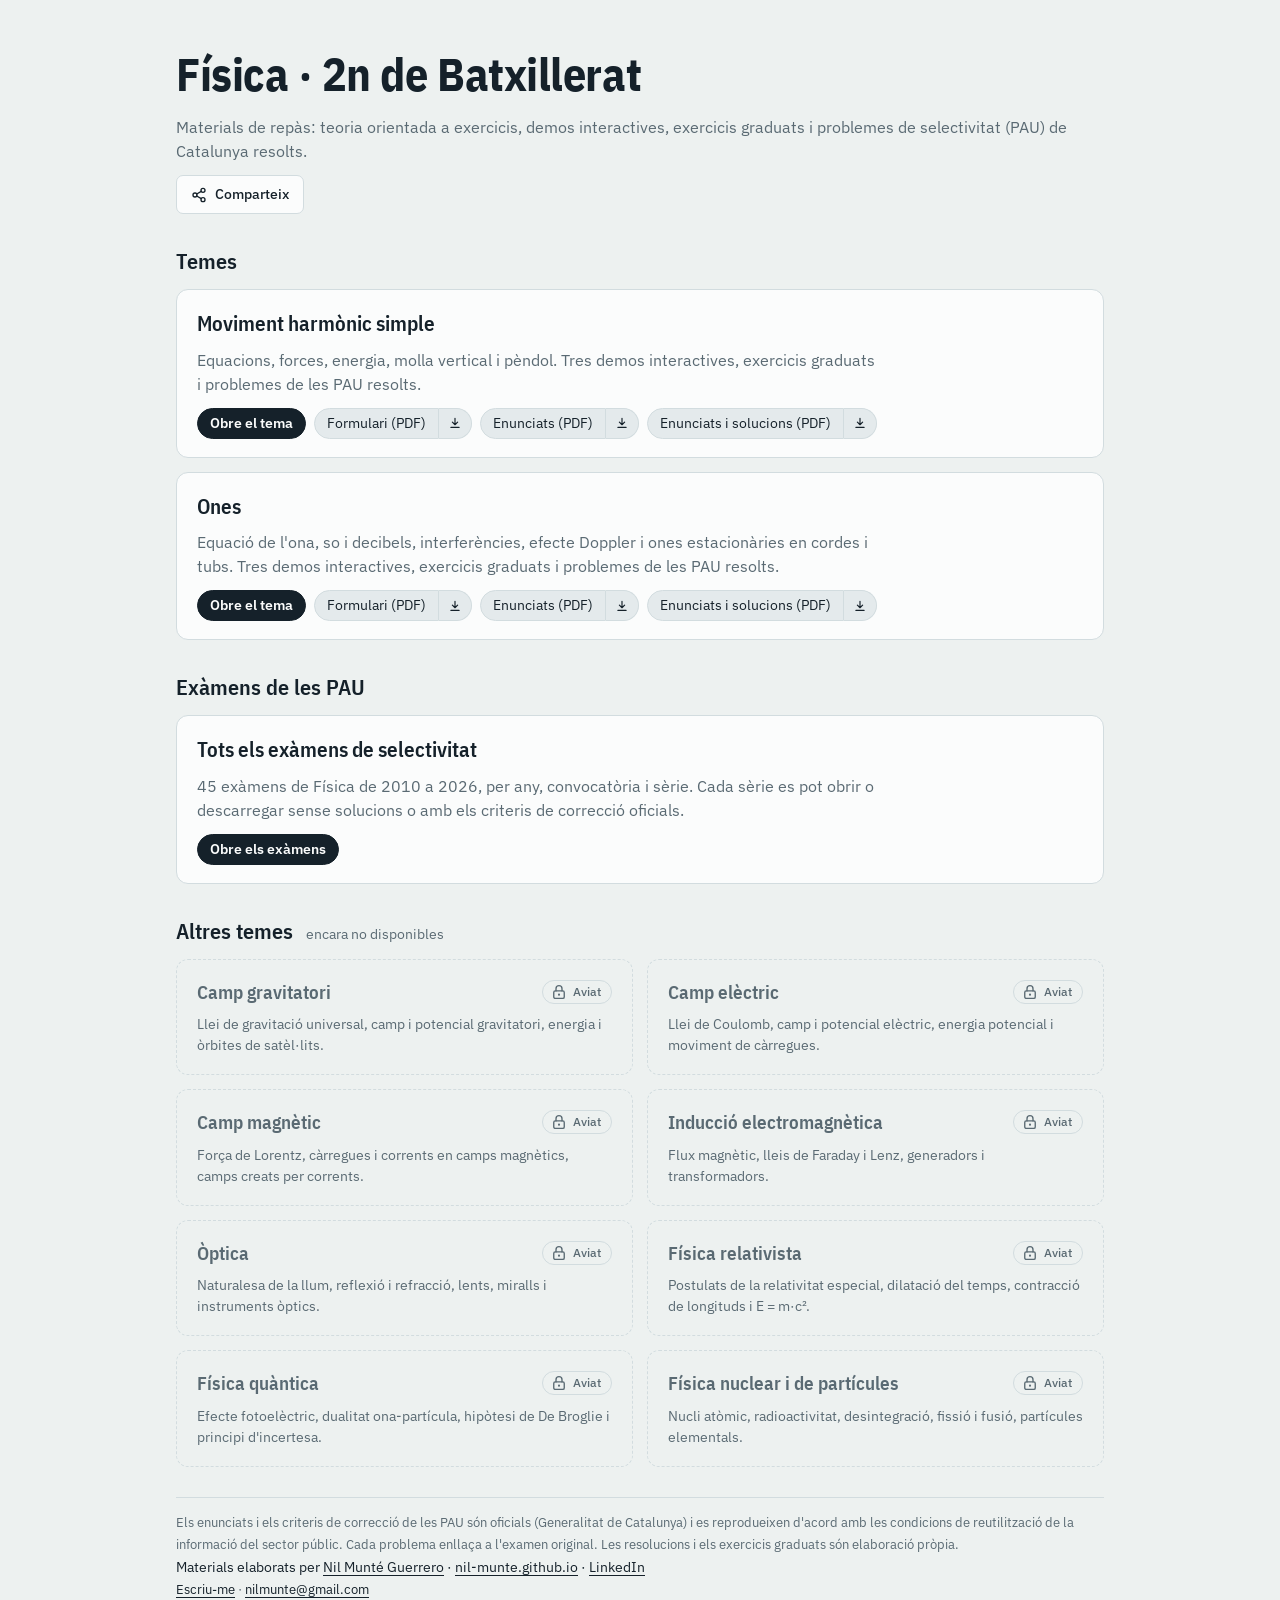
<file: index.html>
<!DOCTYPE html>
<html lang="ca">
<head>
<meta charset="utf-8">
<meta name="viewport" content="width=device-width, initial-scale=1, viewport-fit=cover">
<title>Física 2n Batxillerat · Demos i problemes de selectivitat</title>
<meta name="description" content="Materials de repàs de Física de 2n de Batxillerat: teoria orientada a exercicis, demos interactives, exercicis amb solució i problemes de selectivitat (PAU).">
<link rel="canonical" href="https://nil-munte.github.io/fisica-2n-bat/">
<!-- Previsualització en compartir (WhatsApp, Telegram, LinkedIn, X, Bluesky...). Si canvieu de domini, substituïu https://nil-munte.github.io/fisica-2n-bat/ (og:url, og:image, canonical). -->
<meta property="og:type" content="website">
<meta property="og:site_name" content="Física · 2n de Batxillerat">
<meta property="og:locale" content="ca_ES">
<meta property="og:title" content="Física · 2n de Batxillerat · Materials de repàs">
<meta property="og:description" content="Teoria orientada a exercicis, demos interactives, exercicis graduats amb solució i exàmens de les PAU de Catalunya.">
<meta property="og:url" content="https://nil-munte.github.io/fisica-2n-bat/">
<meta property="og:image" content="https://nil-munte.github.io/fisica-2n-bat/img/og-index.png">
<meta property="og:image:type" content="image/png">
<meta property="og:image:width" content="1200">
<meta property="og:image:height" content="630">
<meta property="og:image:alt" content="Física · 2n de Batxillerat: materials de repàs amb demos interactives i exàmens de les PAU">
<meta name="twitter:card" content="summary_large_image">
<meta name="twitter:title" content="Física · 2n de Batxillerat · Materials de repàs">
<meta name="twitter:description" content="Teoria orientada a exercicis, demos interactives, exercicis graduats amb solució i exàmens de les PAU de Catalunya.">
<meta name="twitter:image" content="https://nil-munte.github.io/fisica-2n-bat/img/og-index.png">
<link rel="preconnect" href="https://fonts.googleapis.com">
<link rel="stylesheet" href="https://fonts.googleapis.com/css2?family=IBM+Plex+Mono:wght@400;500&family=IBM+Plex+Sans+Condensed:wght@600;700&family=IBM+Plex+Sans:wght@400;500;600&display=swap">
<style>
:root{--bg:#edf1f0;--surface:#fbfcfc;--ink:#15212a;--muted:#5a6a73;--line:#d2dcdf;--chip:#e4eaec;
  --f-display:"IBM Plex Sans Condensed","Arial Narrow",system-ui,sans-serif;--f-body:"IBM Plex Sans",system-ui,-apple-system,"Segoe UI",sans-serif;--f-mono:"IBM Plex Mono",ui-monospace,Menlo,monospace;
  box-sizing:border-box;padding-top:env(safe-area-inset-top,0px);padding-bottom:env(safe-area-inset-bottom,0px)}
@media (prefers-color-scheme:dark){:root:not([data-theme="light"]){--bg:#0e181d;--surface:#142229;--ink:#e1e9ec;--muted:#8fa2ab;--line:#26404b;--chip:#1c2f37;color-scheme:dark}}
*{box-sizing:border-box}
body{margin:0;background:var(--bg);color:var(--ink);font-family:var(--f-body);font-size:16px;line-height:1.5}
.wrap{max-width:960px;margin:0 auto;padding:40px 16px 56px;display:flex;flex-direction:column;gap:30px}
main{display:contents}
.share{position:relative;display:inline-block;margin-top:12px}
.printbtns .share{margin-top:0}
.sharebtn{font:inherit;font-weight:500;font-size:14px;cursor:pointer;border-radius:7px;border:1px solid var(--line);background:var(--surface);color:var(--ink);padding:8px 14px;min-height:38px;display:inline-flex;align-items:center;gap:8px}
.sharebtn:hover{border-color:var(--muted)}
.sharebtn svg{width:16px;height:16px;flex:none}
.sharebtn:focus-visible,.sharemenu a:focus-visible,.sharemenu button:focus-visible{outline:2px solid var(--ink);outline-offset:2px}
.sharemenu{position:absolute;z-index:40;top:calc(100% + 6px);right:0;min-width:210px;background:var(--surface);border:1px solid var(--line);border-radius:10px;padding:6px;box-shadow:0 10px 28px -10px rgba(0,0,0,.35);display:flex;flex-direction:column}
.sharemenu[hidden]{display:none}
.sharemenu a,.sharemenu button{font:inherit;font-size:14px;font-weight:400;text-align:left;background:none;border:0;border-radius:6px;padding:8px 10px;min-height:36px;color:var(--ink);text-decoration:none;cursor:pointer;display:block;width:100%}
.sharemenu a:hover,.sharemenu button:hover{background:var(--chip)}
.sharemenu .sep{height:1px;background:var(--line);margin:4px 2px}
.contacte{color:var(--muted)}
.contacte a{color:var(--ink);text-underline-offset:3px}
@media print{.share{display:none!important}}
h1{font-family:var(--f-display);font-weight:700;font-size:clamp(32px,5vw,46px);margin:0;letter-spacing:-.01em}
.sub{color:var(--muted);margin:6px 0 0}
h2{font-family:var(--f-display);font-size:22px;font-weight:600;margin:0 0 12px}
.list{display:grid;gap:14px}
.item{background:var(--surface);border:1px solid var(--line);border-radius:12px;padding:18px 20px;display:flex;flex-direction:column;gap:8px}
.item h3{font-family:var(--f-display);font-size:21px;font-weight:600;margin:0}
.item h3 a{color:var(--ink);text-decoration:none}
.item h3 a:hover{text-decoration:underline}
.item p{margin:0;color:var(--muted);max-width:68ch}
.links{display:flex;flex-wrap:wrap;gap:8px;margin-top:4px}
.links a{font-size:14px;color:var(--ink);text-decoration:none;border:1px solid var(--line);background:var(--chip);border-radius:20px;padding:4px 12px}
.links a:hover{border-color:var(--muted)}
.links a.main{background:var(--ink);color:var(--surface);border-color:var(--ink);font-weight:600}
.links .dlg{display:inline-flex}
.links .dlg a:first-child{border-radius:20px 0 0 20px}
.links .dlg a.ic{border-radius:0 20px 20px 0;border-left-width:0;padding:4px 9px;display:inline-flex;align-items:center}
a:focus-visible{outline:2px solid currentColor;outline-offset:2px}
footer{color:var(--muted);font-size:13px;line-height:1.7;border-top:1px solid var(--line);padding-top:14px}
footer .autor{font-size:14px;color:var(--ink)}
footer .autor a{color:var(--ink);text-underline-offset:3px}
.grid2{grid-template-columns:repeat(2,minmax(0,1fr))}
@media (max-width:640px){.grid2{grid-template-columns:minmax(0,1fr)}}
h2 small{font-family:var(--f-body);font-weight:400;font-size:14px;color:var(--muted);margin-left:8px}
.item.locked{background:transparent;border-style:dashed;cursor:default}
.item.locked h3{color:var(--muted);font-size:19px}
.item.locked p{font-size:14px}
.lh{display:flex;align-items:center;justify-content:space-between;gap:10px}
.soon{flex:none;display:inline-flex;align-items:center;gap:5px;font-size:12px;font-weight:500;color:var(--muted);border:1px solid var(--line);border-radius:20px;padding:2px 10px 2px 7px}
.lock{display:block}
</style>
<script type="application/ld+json">{"@context": "https://schema.org", "@type": "WebSite", "name": "Física · 2n de Batxillerat", "url": "https://nil-munte.github.io/fisica-2n-bat/", "inLanguage": "ca", "author": {"@type": "Person", "name": "Nil Munté Guerrero", "url": "https://nil-munte.github.io", "sameAs": ["https://www.linkedin.com/in/nilmunte/"]}}</script>
</head>
<body>
<div class="wrap">
  <header>
    <h1>Física · 2n de Batxillerat</h1>
    <p class="sub">Materials de repàs: teoria orientada a exercicis, demos interactives, exercicis graduats i problemes de selectivitat (PAU) de Catalunya resolts.</p>
    <div data-share hidden></div>
  </header>

  <main>

  <section>
    <h2>Temes</h2>
    <div class="list">
      <article class="item">
        <h3><a href="temes/mhs/index.html">Moviment harmònic simple</a></h3>
        <p>Equacions, forces, energia, molla vertical i pèndol. Tres demos interactives, exercicis graduats i problemes de les PAU resolts.</p>
        <div class="links">
          <a class="main" href="temes/mhs/index.html">Obre el tema</a>
          <span class="dlg"><a href="temes/mhs/pdf/mhs-formulari.pdf" target="_blank" rel="noopener" title="Obre el formulari de MHS en una pestanya nova">Formulari (PDF)</a><a class="ic" href="temes/mhs/pdf/mhs-formulari.pdf" download="MHS - Formulari.pdf" title="Descarrega el formulari de MHS" aria-label="Descarrega el formulari de MHS"><svg viewBox="0 0 24 24" width="14" height="14" aria-hidden="true"><path d="M12 4v11m0 0-4.5-4.5M12 15l4.5-4.5M5 19.5h14" fill="none" stroke="currentColor" stroke-width="2" stroke-linecap="round" stroke-linejoin="round"/></svg></a></span>
          <span class="dlg"><a href="temes/mhs/pdf/mhs-enunciats.pdf" target="_blank" rel="noopener" title="Obre els enunciats de MHS en una pestanya nova">Enunciats (PDF)</a><a class="ic" href="temes/mhs/pdf/mhs-enunciats.pdf" download="MHS - Enunciats.pdf" title="Descarrega els enunciats de MHS" aria-label="Descarrega els enunciats de MHS"><svg viewBox="0 0 24 24" width="14" height="14" aria-hidden="true"><path d="M12 4v11m0 0-4.5-4.5M12 15l4.5-4.5M5 19.5h14" fill="none" stroke="currentColor" stroke-width="2" stroke-linecap="round" stroke-linejoin="round"/></svg></a></span>
          <span class="dlg"><a href="temes/mhs/pdf/mhs-enunciats-solucions.pdf" target="_blank" rel="noopener" title="Obre els enunciats de MHS amb les solucions en una pestanya nova">Enunciats i solucions (PDF)</a><a class="ic" href="temes/mhs/pdf/mhs-enunciats-solucions.pdf" download="MHS - Enunciats i solucions.pdf" title="Descarrega els enunciats de MHS amb les solucions" aria-label="Descarrega els enunciats de MHS amb les solucions"><svg viewBox="0 0 24 24" width="14" height="14" aria-hidden="true"><path d="M12 4v11m0 0-4.5-4.5M12 15l4.5-4.5M5 19.5h14" fill="none" stroke="currentColor" stroke-width="2" stroke-linecap="round" stroke-linejoin="round"/></svg></a></span>
        </div>
      </article>
      <article class="item">
        <h3><a href="temes/ones/index.html">Ones</a></h3>
        <p>Equació de l'ona, so i decibels, interferències, efecte Doppler i ones estacionàries en cordes i tubs. Tres demos interactives, exercicis graduats i problemes de les PAU resolts.</p>
        <div class="links">
          <a class="main" href="temes/ones/index.html">Obre el tema</a>
          <span class="dlg"><a href="temes/ones/pdf/ones-formulari.pdf" target="_blank" rel="noopener" title="Obre el formulari d'ones en una pestanya nova">Formulari (PDF)</a><a class="ic" href="temes/ones/pdf/ones-formulari.pdf" download="Ones - Formulari.pdf" title="Descarrega el formulari d'ones" aria-label="Descarrega el formulari d'ones"><svg viewBox="0 0 24 24" width="14" height="14" aria-hidden="true"><path d="M12 4v11m0 0-4.5-4.5M12 15l4.5-4.5M5 19.5h14" fill="none" stroke="currentColor" stroke-width="2" stroke-linecap="round" stroke-linejoin="round"/></svg></a></span>
          <span class="dlg"><a href="temes/ones/pdf/ones-enunciats.pdf" target="_blank" rel="noopener" title="Obre els enunciats d'ones en una pestanya nova">Enunciats (PDF)</a><a class="ic" href="temes/ones/pdf/ones-enunciats.pdf" download="Ones - Enunciats.pdf" title="Descarrega els enunciats d'ones" aria-label="Descarrega els enunciats d'ones"><svg viewBox="0 0 24 24" width="14" height="14" aria-hidden="true"><path d="M12 4v11m0 0-4.5-4.5M12 15l4.5-4.5M5 19.5h14" fill="none" stroke="currentColor" stroke-width="2" stroke-linecap="round" stroke-linejoin="round"/></svg></a></span>
          <span class="dlg"><a href="temes/ones/pdf/ones-enunciats-solucions.pdf" target="_blank" rel="noopener" title="Obre els enunciats d'ones amb les solucions en una pestanya nova">Enunciats i solucions (PDF)</a><a class="ic" href="temes/ones/pdf/ones-enunciats-solucions.pdf" download="Ones - Enunciats i solucions.pdf" title="Descarrega els enunciats d'ones amb les solucions" aria-label="Descarrega els enunciats d'ones amb les solucions"><svg viewBox="0 0 24 24" width="14" height="14" aria-hidden="true"><path d="M12 4v11m0 0-4.5-4.5M12 15l4.5-4.5M5 19.5h14" fill="none" stroke="currentColor" stroke-width="2" stroke-linecap="round" stroke-linejoin="round"/></svg></a></span>
        </div>
      </article>
    </div>
  </section>

  <section>
    <h2>Exàmens de les PAU</h2>
    <div class="list">
      <article class="item">
        <h3><a href="pau/index.html">Tots els exàmens de selectivitat</a></h3>
        <p><!-- examens:resum -->45 exàmens de Física de 2010 a 2026<!-- /examens:resum -->, per any, convocatòria i sèrie. Cada sèrie es pot obrir o descarregar sense solucions o amb els criteris de correcció oficials.</p>
        <div class="links">
          <a class="main" href="pau/index.html">Obre els exàmens</a>
        </div>
      </article>
    </div>
  </section>

  <section>
    <h2>Altres temes <small>encara no disponibles</small></h2>
    <div class="list grid2">
      <article class="item locked" aria-disabled="true">
        <div class="lh"><h3>Camp gravitatori</h3><span class="soon"><svg class="lock" viewBox="0 0 24 24" width="18" height="18" aria-hidden="true"><rect x="5" y="10.5" width="14" height="10" rx="2" fill="none" stroke="currentColor" stroke-width="1.8"/><path d="M8 10.5V7.5a4 4 0 0 1 8 0v3" fill="none" stroke="currentColor" stroke-width="1.8" stroke-linecap="round"/><circle cx="12" cy="15.5" r="1.4" fill="currentColor"/></svg>Aviat</span></div>
        <p>Llei de gravitació universal, camp i potencial gravitatori, energia i òrbites de satèl·lits.</p>
      </article>
      <article class="item locked" aria-disabled="true">
        <div class="lh"><h3>Camp elèctric</h3><span class="soon"><svg class="lock" viewBox="0 0 24 24" width="18" height="18" aria-hidden="true"><rect x="5" y="10.5" width="14" height="10" rx="2" fill="none" stroke="currentColor" stroke-width="1.8"/><path d="M8 10.5V7.5a4 4 0 0 1 8 0v3" fill="none" stroke="currentColor" stroke-width="1.8" stroke-linecap="round"/><circle cx="12" cy="15.5" r="1.4" fill="currentColor"/></svg>Aviat</span></div>
        <p>Llei de Coulomb, camp i potencial elèctric, energia potencial i moviment de càrregues.</p>
      </article>
      <article class="item locked" aria-disabled="true">
        <div class="lh"><h3>Camp magnètic</h3><span class="soon"><svg class="lock" viewBox="0 0 24 24" width="18" height="18" aria-hidden="true"><rect x="5" y="10.5" width="14" height="10" rx="2" fill="none" stroke="currentColor" stroke-width="1.8"/><path d="M8 10.5V7.5a4 4 0 0 1 8 0v3" fill="none" stroke="currentColor" stroke-width="1.8" stroke-linecap="round"/><circle cx="12" cy="15.5" r="1.4" fill="currentColor"/></svg>Aviat</span></div>
        <p>Força de Lorentz, càrregues i corrents en camps magnètics, camps creats per corrents.</p>
      </article>
      <article class="item locked" aria-disabled="true">
        <div class="lh"><h3>Inducció electromagnètica</h3><span class="soon"><svg class="lock" viewBox="0 0 24 24" width="18" height="18" aria-hidden="true"><rect x="5" y="10.5" width="14" height="10" rx="2" fill="none" stroke="currentColor" stroke-width="1.8"/><path d="M8 10.5V7.5a4 4 0 0 1 8 0v3" fill="none" stroke="currentColor" stroke-width="1.8" stroke-linecap="round"/><circle cx="12" cy="15.5" r="1.4" fill="currentColor"/></svg>Aviat</span></div>
        <p>Flux magnètic, lleis de Faraday i Lenz, generadors i transformadors.</p>
      </article>
      <article class="item locked" aria-disabled="true">
        <div class="lh"><h3>Òptica</h3><span class="soon"><svg class="lock" viewBox="0 0 24 24" width="18" height="18" aria-hidden="true"><rect x="5" y="10.5" width="14" height="10" rx="2" fill="none" stroke="currentColor" stroke-width="1.8"/><path d="M8 10.5V7.5a4 4 0 0 1 8 0v3" fill="none" stroke="currentColor" stroke-width="1.8" stroke-linecap="round"/><circle cx="12" cy="15.5" r="1.4" fill="currentColor"/></svg>Aviat</span></div>
        <p>Naturalesa de la llum, reflexió i refracció, lents, miralls i instruments òptics.</p>
      </article>
      <article class="item locked" aria-disabled="true">
        <div class="lh"><h3>Física relativista</h3><span class="soon"><svg class="lock" viewBox="0 0 24 24" width="18" height="18" aria-hidden="true"><rect x="5" y="10.5" width="14" height="10" rx="2" fill="none" stroke="currentColor" stroke-width="1.8"/><path d="M8 10.5V7.5a4 4 0 0 1 8 0v3" fill="none" stroke="currentColor" stroke-width="1.8" stroke-linecap="round"/><circle cx="12" cy="15.5" r="1.4" fill="currentColor"/></svg>Aviat</span></div>
        <p>Postulats de la relativitat especial, dilatació del temps, contracció de longituds i E = m·c².</p>
      </article>
      <article class="item locked" aria-disabled="true">
        <div class="lh"><h3>Física quàntica</h3><span class="soon"><svg class="lock" viewBox="0 0 24 24" width="18" height="18" aria-hidden="true"><rect x="5" y="10.5" width="14" height="10" rx="2" fill="none" stroke="currentColor" stroke-width="1.8"/><path d="M8 10.5V7.5a4 4 0 0 1 8 0v3" fill="none" stroke="currentColor" stroke-width="1.8" stroke-linecap="round"/><circle cx="12" cy="15.5" r="1.4" fill="currentColor"/></svg>Aviat</span></div>
        <p>Efecte fotoelèctric, dualitat ona-partícula, hipòtesi de De Broglie i principi d'incertesa.</p>
      </article>
      <article class="item locked" aria-disabled="true">
        <div class="lh"><h3>Física nuclear i de partícules</h3><span class="soon"><svg class="lock" viewBox="0 0 24 24" width="18" height="18" aria-hidden="true"><rect x="5" y="10.5" width="14" height="10" rx="2" fill="none" stroke="currentColor" stroke-width="1.8"/><path d="M8 10.5V7.5a4 4 0 0 1 8 0v3" fill="none" stroke="currentColor" stroke-width="1.8" stroke-linecap="round"/><circle cx="12" cy="15.5" r="1.4" fill="currentColor"/></svg>Aviat</span></div>
        <p>Nucli atòmic, radioactivitat, desintegració, fissió i fusió, partícules elementals.</p>
      </article>
    </div>
  </section>
  </main>

  <footer>Els enunciats i els criteris de correcció de les PAU són oficials (Generalitat de Catalunya) i es reprodueixen d'acord amb les condicions de reutilització de la informació del sector públic. Cada problema enllaça a l'examen original. Les resolucions i els exercicis graduats són elaboració pròpia.<br><span class="autor">Materials elaborats per <a href="https://nil-munte.github.io" target="_blank" rel="noopener">Nil Munté Guerrero</a> · <a href="https://nil-munte.github.io" target="_blank" rel="noopener">nil-munte.github.io</a> · <a href="https://www.linkedin.com/in/nilmunte/" target="_blank" rel="noopener">LinkedIn</a></span><br><span class="contacte"><a class="report" href="https://www.linkedin.com/in/nilmunte/" target="_blank" rel="noopener">Escriu-me</a><span hidden> · <span data-mail></span></span></span></footer>
</div>
<script>
/* Compartir i contacte. Només enllaços normals: cap script ni galeta de tercers. */
(function () {
  var USUARI = 'nilmunte', DOMINI = 'gmail.com';
  var adreca = function () { return USUARI + '@' + DOMINI; };
  var canon = function () { var l = document.querySelector('link[rel="canonical"]'); return (l && l.href) || location.href.split('#')[0]; };

  /* adreça de correu visible (muntada aquí perquè no surti tal qual al codi font) */
  document.querySelectorAll('[data-mail]').forEach(function (e) {
    var a = document.createElement('a'); a.href = 'mailto:' + adreca(); a.textContent = adreca(); e.appendChild(a);
    if (e.parentNode && e.parentNode.hidden) e.parentNode.hidden = false;
  });

  /* «Error o dubte»: obre el correu amb l'assumpte i la pàgina (o el problema) ja posats */
  document.addEventListener('click', function (ev) {
    var a = ev.target.closest && ev.target.closest('a.report');
    if (!a) return;
    ev.preventDefault();
    var ref = a.getAttribute('data-ref');
    var url = canon() + (ref ? '#' + ref : '');
    var assumpte = 'Física 2n BAT · ' + (ref ? 'problema ' + ref.replace(/^pau-/, 'PAU ') : document.title);
    var cos = 'Pàgina: ' + url + '\n\nEscriu aquí l\'error, el suggeriment o el dubte:\n\n';
    location.href = 'mailto:' + adreca() + '?subject=' + encodeURIComponent(assumpte) + '&body=' + encodeURIComponent(cos);
  });

  /* botó «Comparteix» */
  var ICONA = '<svg viewBox="0 0 24 24" fill="none" stroke="currentColor" stroke-width="2" stroke-linecap="round" stroke-linejoin="round" aria-hidden="true"><circle cx="18" cy="5" r="3"/><circle cx="6" cy="12" r="3"/><circle cx="18" cy="19" r="3"/><path d="M8.6 13.5l6.8 4M15.4 6.5l-6.8 4"/></svg>';
  document.querySelectorAll('[data-share]').forEach(function (el) {
    el.hidden = false; el.classList.add('share');
    el.innerHTML = '<button type="button" class="sharebtn" aria-expanded="false">' + ICONA + 'Comparteix</button><div class="sharemenu" role="group" aria-label="Comparteix a" hidden></div>';
    var btn = el.querySelector('.sharebtn'), menu = el.querySelector('.sharemenu');
    function tanca(tornaFoco) { menu.hidden = true; btn.setAttribute('aria-expanded', 'false'); if (tornaFoco) btn.focus(); }
    function obre() {
      var u = canon(), t = document.title, e = encodeURIComponent;
      var xarxes = [
        ['WhatsApp', 'https://wa.me/?text=' + e(t + ' ' + u)],
        ['Telegram', 'https://t.me/share/url?url=' + e(u) + '&text=' + e(t)],
        ['X', 'https://twitter.com/intent/tweet?url=' + e(u) + '&text=' + e(t)],
        ['Bluesky', 'https://bsky.app/intent/compose?text=' + e(t + ' ' + u)],
        ['LinkedIn', 'https://www.linkedin.com/sharing/share-offsite/?url=' + e(u)]
      ];
      menu.innerHTML = xarxes.map(function (x) { return '<a href="' + x[1] + '" target="_blank" rel="noopener noreferrer">' + x[0] + '</a>'; }).join('') +
        '<div class="sep"></div><button type="button" data-copia>Copia l\'enllaç</button>';
      menu.hidden = false; btn.setAttribute('aria-expanded', 'true');
      var rb = btn.getBoundingClientRect();
      if (rb.left + menu.offsetWidth <= window.innerWidth - 8) { menu.style.left = '0'; menu.style.right = 'auto'; }
      else { menu.style.left = 'auto'; menu.style.right = '0'; }
      menu.querySelector('[data-copia]').addEventListener('click', function (ev) {
        var b = ev.currentTarget;
        if (!navigator.clipboard) return;
        navigator.clipboard.writeText(u).then(function () { b.textContent = 'Enllaç copiat ✓'; setTimeout(function () { tanca(true); }, 900); }, function () {});
      });
    }
    btn.addEventListener('click', function () {
      /* al mòbil, el menú de compartir del sistema (hi surten Instagram, WhatsApp, Telegram…) */
      if (navigator.share && window.matchMedia && matchMedia('(pointer: coarse)').matches) {
        navigator.share({ title: document.title, url: canon() }).catch(function () {});
        return;
      }
      if (menu.hidden) obre(); else tanca(false);
    });
    document.addEventListener('click', function (ev) { if (!menu.hidden && !el.contains(ev.target)) tanca(false); });
    document.addEventListener('keydown', function (ev) { if (ev.key === 'Escape' && !menu.hidden) tanca(true); });
  });
})();
</script>
</body>
</html>
</file>
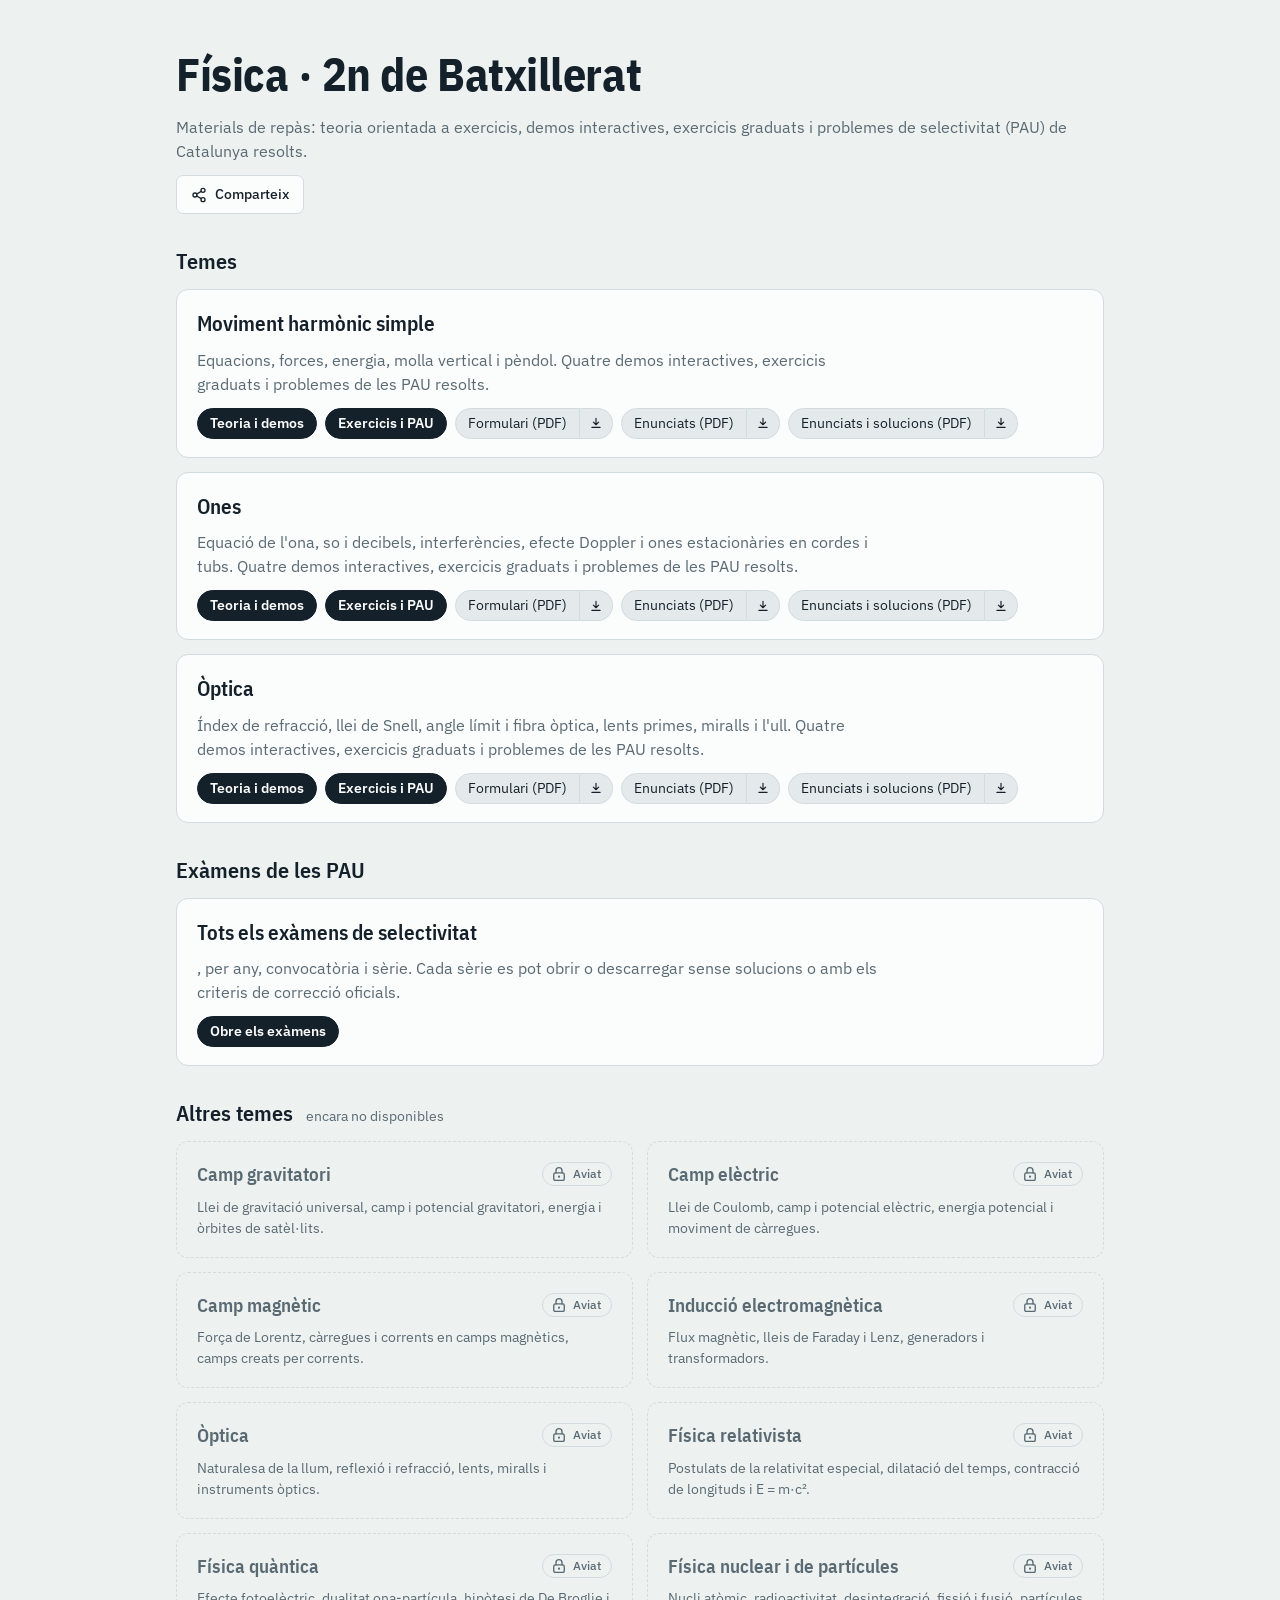
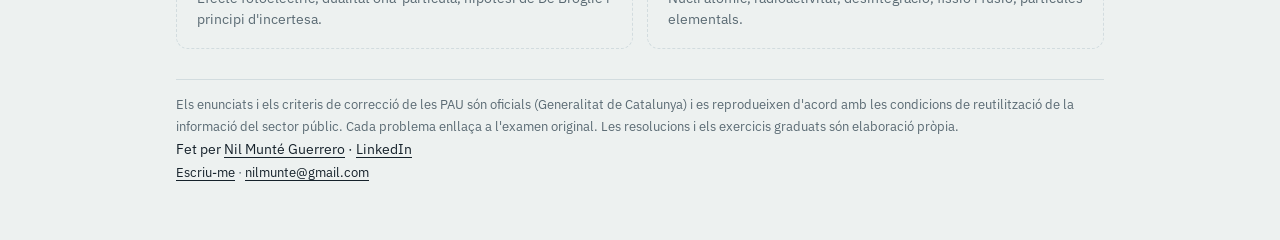
<file: src/index.html>
<!DOCTYPE html>
<html lang="ca">
<head>
<meta charset="utf-8">
<meta name="viewport" content="width=device-width, initial-scale=1, viewport-fit=cover">
<title>Física 2n Batxillerat · Demos i problemes de selectivitat</title>
<meta name="description" content="Materials de repàs de Física de 2n de Batxillerat: teoria orientada a exercicis, demos interactives, exercicis amb solució i problemes de selectivitat (PAU).">
<meta name="google-site-verification" content="O0s7mEiCGPQjfAXXE9GVEZe_Zo362YuunVUuxaPKBVE" />
<link rel="canonical" href="https://nil-munte.github.io/fisica-2n-bat/">
<!-- Previsualització en compartir (WhatsApp, Telegram, LinkedIn, X, Bluesky...). Si canvieu de domini, substituïu https://nil-munte.github.io/fisica-2n-bat/ (og:url, og:image, canonical). -->
<meta property="og:type" content="website">
<meta property="og:site_name" content="Física · 2n de Batxillerat">
<meta property="og:locale" content="ca_ES">
<meta property="og:title" content="Física · 2n de Batxillerat · Materials de repàs">
<meta property="og:description" content="Teoria orientada a exercicis, demos interactives, exercicis graduats amb solució i exàmens de les PAU de Catalunya.">
<meta property="og:url" content="https://nil-munte.github.io/fisica-2n-bat/">
<meta property="og:image" content="https://nil-munte.github.io/fisica-2n-bat/img/og-index.png">
<meta property="og:image:type" content="image/png">
<meta property="og:image:width" content="1200">
<meta property="og:image:height" content="630">
<meta property="og:image:alt" content="Física · 2n de Batxillerat: materials de repàs amb demos interactives i exàmens de les PAU">
<meta name="twitter:card" content="summary_large_image">
<meta name="twitter:title" content="Física · 2n de Batxillerat · Materials de repàs">
<meta name="twitter:description" content="Teoria orientada a exercicis, demos interactives, exercicis graduats amb solució i exàmens de les PAU de Catalunya.">
<meta name="twitter:image" content="https://nil-munte.github.io/fisica-2n-bat/img/og-index.png">
<link rel="preload" href="lletres/ibm-plex-sans-400-latin.woff2" as="font" type="font/woff2" crossorigin>
<link rel="stylesheet" href="lletres/lletres.css">
<style>
:root{--bg:#edf1f0;--surface:#fbfcfc;--ink:#15212a;--muted:#5a6a73;--line:#d2dcdf;--chip:#e4eaec;
  --f-display:"IBM Plex Sans Condensed","Arial Narrow",system-ui,sans-serif;--f-body:"IBM Plex Sans",system-ui,-apple-system,"Segoe UI",sans-serif;--f-mono:"IBM Plex Mono",ui-monospace,Menlo,monospace;
  box-sizing:border-box;padding-top:env(safe-area-inset-top,0px);padding-bottom:env(safe-area-inset-bottom,0px)}
@media (prefers-color-scheme:dark){:root:not([data-theme="light"]){--bg:#0e181d;--surface:#142229;--ink:#e1e9ec;--muted:#8fa2ab;--line:#26404b;--chip:#1c2f37;color-scheme:dark}}
*{box-sizing:border-box}
body{margin:0;background:var(--bg);color:var(--ink);font-family:var(--f-body);font-size:16px;line-height:1.5}
.wrap{max-width:960px;margin:0 auto;padding:40px 16px 56px;display:flex;flex-direction:column;gap:30px}
main{display:contents}
.share{position:relative;display:inline-block;margin-top:12px}
.printbtns .share{margin-top:0}
.sharebtn{font:inherit;font-weight:500;font-size:14px;cursor:pointer;border-radius:7px;border:1px solid var(--line);background:var(--surface);color:var(--ink);padding:8px 14px;min-height:38px;display:inline-flex;align-items:center;gap:8px}
.sharebtn:hover{border-color:var(--muted)}
.sharebtn svg{width:16px;height:16px;flex:none}
.sharebtn:focus-visible,.sharemenu a:focus-visible,.sharemenu button:focus-visible{outline:2px solid var(--ink);outline-offset:2px}
.sharemenu{position:absolute;z-index:40;top:calc(100% + 6px);right:0;min-width:210px;background:var(--surface);border:1px solid var(--line);border-radius:10px;padding:6px;box-shadow:0 10px 28px -10px rgba(0,0,0,.35);display:flex;flex-direction:column}
.sharemenu[hidden]{display:none}
.sharemenu a,.sharemenu button{font:inherit;font-size:14px;font-weight:400;text-align:left;background:none;border:0;border-radius:6px;padding:8px 10px;min-height:36px;color:var(--ink);text-decoration:none;cursor:pointer;display:block;width:100%}
.sharemenu a:hover,.sharemenu button:hover{background:var(--chip)}
.sharemenu .sep{height:1px;background:var(--line);margin:4px 2px}
.contacte{color:var(--muted)}
.contacte a{color:var(--ink);text-underline-offset:3px}
@media print{.share{display:none!important}}
h1{font-family:var(--f-display);font-weight:700;font-size:clamp(32px,5vw,46px);margin:0;letter-spacing:-.01em}
.sub{color:var(--muted);margin:6px 0 0}
h2{font-family:var(--f-display);font-size:22px;font-weight:600;margin:0 0 12px}
.list{display:grid;gap:14px}
.item{background:var(--surface);border:1px solid var(--line);border-radius:12px;padding:18px 20px;display:flex;flex-direction:column;gap:8px}
.item h3{font-family:var(--f-display);font-size:21px;font-weight:600;margin:0}
.item h3 a{color:var(--ink);text-decoration:none}
.item h3 a:hover{text-decoration:underline}
.item p{margin:0;color:var(--muted);max-width:68ch}
.links{display:flex;flex-wrap:wrap;gap:8px;margin-top:4px}
.links a{font-size:14px;color:var(--ink);text-decoration:none;border:1px solid var(--line);background:var(--chip);border-radius:20px;padding:4px 12px}
.links a:hover{border-color:var(--muted)}
.links a.main{background:var(--ink);color:var(--surface);border-color:var(--ink);font-weight:600}
.links .dlg{display:inline-flex}
.links .dlg a:first-child{border-radius:20px 0 0 20px}
.links .dlg a.ic{border-radius:0 20px 20px 0;border-left-width:0;padding:4px 9px;display:inline-flex;align-items:center}
a:focus-visible{outline:2px solid currentColor;outline-offset:2px}
footer{color:var(--muted);font-size:13px;line-height:1.7;border-top:1px solid var(--line);padding-top:14px}
footer .autor{font-size:14px;color:var(--ink)}
footer .autor a{color:var(--ink);text-underline-offset:3px}
.grid2{grid-template-columns:repeat(2,minmax(0,1fr))}
@media (max-width:640px){.grid2{grid-template-columns:minmax(0,1fr)}}
h2 small{font-family:var(--f-body);font-weight:400;font-size:14px;color:var(--muted);margin-left:8px}
.item.locked{background:transparent;border-style:dashed;cursor:default}
.item.locked h3{color:var(--muted);font-size:19px}
.item.locked p{font-size:14px}
.lh{display:flex;align-items:center;justify-content:space-between;gap:10px}
.soon{flex:none;display:inline-flex;align-items:center;gap:5px;font-size:12px;font-weight:500;color:var(--muted);border:1px solid var(--line);border-radius:20px;padding:2px 10px 2px 7px}
.lock{display:block}
</style>
<script type="application/ld+json">{"@context": "https://schema.org", "@type": "WebSite", "name": "Física · 2n de Batxillerat", "url": "https://nil-munte.github.io/fisica-2n-bat/", "inLanguage": "ca", "author": {"@type": "Person", "name": "Nil Munté Guerrero", "url": "https://nil-munte.github.io", "sameAs": ["https://www.linkedin.com/in/nilmunte/"]}}</script>
</head>
<body>
<div class="wrap">
  <header>
    <h1>Física · 2n de Batxillerat</h1>
    <p class="sub">Materials de repàs: teoria orientada a exercicis, demos interactives, exercicis graduats i problemes de selectivitat (PAU) de Catalunya resolts.</p>
    <div data-share hidden></div>
  </header>

  <main>

  <section>
    <h2>Temes</h2>
    <div class="list">
      <article class="item">
        <h3><a href="temes/mhs/index.html">Moviment harmònic simple</a></h3>
        <p>Equacions, forces, energia, molla vertical i pèndol. Quatre demos interactives, exercicis graduats i problemes de les PAU resolts.</p>
        <div class="links">
          <a class="main" href="temes/mhs/index.html">Teoria i demos</a>
          <a class="main" href="temes/mhs/exercicis/">Exercicis i PAU</a>
          <span class="dlg"><a href="temes/mhs/pdf/mhs-formulari.pdf" target="_blank" rel="noopener" title="Obre el formulari de MHS en una pestanya nova">Formulari (PDF)</a><a class="ic" href="temes/mhs/pdf/mhs-formulari.pdf" download="MHS - Formulari.pdf" title="Descarrega el formulari de MHS" aria-label="Descarrega el formulari de MHS"><svg viewBox="0 0 24 24" width="14" height="14" aria-hidden="true"><path d="M12 4v11m0 0-4.5-4.5M12 15l4.5-4.5M5 19.5h14" fill="none" stroke="currentColor" stroke-width="2" stroke-linecap="round" stroke-linejoin="round"/></svg></a></span>
          <span class="dlg"><a href="temes/mhs/pdf/mhs-enunciats.pdf" target="_blank" rel="noopener" title="Obre els enunciats de MHS en una pestanya nova">Enunciats (PDF)</a><a class="ic" href="temes/mhs/pdf/mhs-enunciats.pdf" download="MHS - Enunciats.pdf" title="Descarrega els enunciats de MHS" aria-label="Descarrega els enunciats de MHS"><svg viewBox="0 0 24 24" width="14" height="14" aria-hidden="true"><path d="M12 4v11m0 0-4.5-4.5M12 15l4.5-4.5M5 19.5h14" fill="none" stroke="currentColor" stroke-width="2" stroke-linecap="round" stroke-linejoin="round"/></svg></a></span>
          <span class="dlg"><a href="temes/mhs/pdf/mhs-enunciats-solucions.pdf" target="_blank" rel="noopener" title="Obre els enunciats de MHS amb les solucions en una pestanya nova">Enunciats i solucions (PDF)</a><a class="ic" href="temes/mhs/pdf/mhs-enunciats-solucions.pdf" download="MHS - Enunciats i solucions.pdf" title="Descarrega els enunciats de MHS amb les solucions" aria-label="Descarrega els enunciats de MHS amb les solucions"><svg viewBox="0 0 24 24" width="14" height="14" aria-hidden="true"><path d="M12 4v11m0 0-4.5-4.5M12 15l4.5-4.5M5 19.5h14" fill="none" stroke="currentColor" stroke-width="2" stroke-linecap="round" stroke-linejoin="round"/></svg></a></span>
        </div>
      </article>
      <article class="item">
        <h3><a href="temes/ones/index.html">Ones</a></h3>
        <p>Equació de l'ona, so i decibels, interferències, efecte Doppler i ones estacionàries en cordes i tubs. Quatre demos interactives, exercicis graduats i problemes de les PAU resolts.</p>
        <div class="links">
          <a class="main" href="temes/ones/index.html">Teoria i demos</a>
          <a class="main" href="temes/ones/exercicis/">Exercicis i PAU</a>
          <span class="dlg"><a href="temes/ones/pdf/ones-formulari.pdf" target="_blank" rel="noopener" title="Obre el formulari d'ones en una pestanya nova">Formulari (PDF)</a><a class="ic" href="temes/ones/pdf/ones-formulari.pdf" download="Ones - Formulari.pdf" title="Descarrega el formulari d'ones" aria-label="Descarrega el formulari d'ones"><svg viewBox="0 0 24 24" width="14" height="14" aria-hidden="true"><path d="M12 4v11m0 0-4.5-4.5M12 15l4.5-4.5M5 19.5h14" fill="none" stroke="currentColor" stroke-width="2" stroke-linecap="round" stroke-linejoin="round"/></svg></a></span>
          <span class="dlg"><a href="temes/ones/pdf/ones-enunciats.pdf" target="_blank" rel="noopener" title="Obre els enunciats d'ones en una pestanya nova">Enunciats (PDF)</a><a class="ic" href="temes/ones/pdf/ones-enunciats.pdf" download="Ones - Enunciats.pdf" title="Descarrega els enunciats d'ones" aria-label="Descarrega els enunciats d'ones"><svg viewBox="0 0 24 24" width="14" height="14" aria-hidden="true"><path d="M12 4v11m0 0-4.5-4.5M12 15l4.5-4.5M5 19.5h14" fill="none" stroke="currentColor" stroke-width="2" stroke-linecap="round" stroke-linejoin="round"/></svg></a></span>
          <span class="dlg"><a href="temes/ones/pdf/ones-enunciats-solucions.pdf" target="_blank" rel="noopener" title="Obre els enunciats d'ones amb les solucions en una pestanya nova">Enunciats i solucions (PDF)</a><a class="ic" href="temes/ones/pdf/ones-enunciats-solucions.pdf" download="Ones - Enunciats i solucions.pdf" title="Descarrega els enunciats d'ones amb les solucions" aria-label="Descarrega els enunciats d'ones amb les solucions"><svg viewBox="0 0 24 24" width="14" height="14" aria-hidden="true"><path d="M12 4v11m0 0-4.5-4.5M12 15l4.5-4.5M5 19.5h14" fill="none" stroke="currentColor" stroke-width="2" stroke-linecap="round" stroke-linejoin="round"/></svg></a></span>
        </div>
      </article>
      <article class="item">
        <h3><a href="temes/optica/index.html">Òptica</a></h3>
        <p>Índex de refracció, llei de Snell, angle límit i fibra òptica, lents primes, miralls i l'ull. Quatre demos interactives, exercicis graduats i problemes de les PAU resolts.</p>
        <div class="links">
          <a class="main" href="temes/optica/index.html">Teoria i demos</a>
          <a class="main" href="temes/optica/exercicis/">Exercicis i PAU</a>
          <span class="dlg"><a href="temes/optica/pdf/optica-formulari.pdf" target="_blank" rel="noopener" title="Obre el formulari d'òptica en una pestanya nova">Formulari (PDF)</a><a class="ic" href="temes/optica/pdf/optica-formulari.pdf" download="Òptica - Formulari.pdf" title="Descarrega el formulari d'òptica" aria-label="Descarrega el formulari d'òptica"><svg viewBox="0 0 24 24" width="14" height="14" aria-hidden="true"><path d="M12 4v11m0 0-4.5-4.5M12 15l4.5-4.5M5 19.5h14" fill="none" stroke="currentColor" stroke-width="2" stroke-linecap="round" stroke-linejoin="round"/></svg></a></span>
          <span class="dlg"><a href="temes/optica/pdf/optica-enunciats.pdf" target="_blank" rel="noopener" title="Obre els enunciats d'òptica en una pestanya nova">Enunciats (PDF)</a><a class="ic" href="temes/optica/pdf/optica-enunciats.pdf" download="Òptica - Enunciats.pdf" title="Descarrega els enunciats d'òptica" aria-label="Descarrega els enunciats d'òptica"><svg viewBox="0 0 24 24" width="14" height="14" aria-hidden="true"><path d="M12 4v11m0 0-4.5-4.5M12 15l4.5-4.5M5 19.5h14" fill="none" stroke="currentColor" stroke-width="2" stroke-linecap="round" stroke-linejoin="round"/></svg></a></span>
          <span class="dlg"><a href="temes/optica/pdf/optica-enunciats-solucions.pdf" target="_blank" rel="noopener" title="Obre els enunciats d'òptica amb les solucions en una pestanya nova">Enunciats i solucions (PDF)</a><a class="ic" href="temes/optica/pdf/optica-enunciats-solucions.pdf" download="Òptica - Enunciats i solucions.pdf" title="Descarrega els enunciats d'òptica amb les solucions" aria-label="Descarrega els enunciats d'òptica amb les solucions"><svg viewBox="0 0 24 24" width="14" height="14" aria-hidden="true"><path d="M12 4v11m0 0-4.5-4.5M12 15l4.5-4.5M5 19.5h14" fill="none" stroke="currentColor" stroke-width="2" stroke-linecap="round" stroke-linejoin="round"/></svg></a></span>
        </div>
      </article>
    </div>
  </section>

  <section>
    <h2>Exàmens de les PAU</h2>
    <div class="list">
      <article class="item">
        <h3><a href="pau/index.html">Tots els exàmens de selectivitat</a></h3>
        <p><!-- examens:resum --><!-- /examens:resum -->, per any, convocatòria i sèrie. Cada sèrie es pot obrir o descarregar sense solucions o amb els criteris de correcció oficials.</p>
        <div class="links">
          <a class="main" href="pau/index.html">Obre els exàmens</a>
        </div>
      </article>
    </div>
  </section>

  <section>
    <h2>Altres temes <small>encara no disponibles</small></h2>
    <div class="list grid2">
      <article class="item locked" aria-disabled="true">
        <div class="lh"><h3>Camp gravitatori</h3><span class="soon"><svg class="lock" viewBox="0 0 24 24" width="18" height="18" aria-hidden="true"><rect x="5" y="10.5" width="14" height="10" rx="2" fill="none" stroke="currentColor" stroke-width="1.8"/><path d="M8 10.5V7.5a4 4 0 0 1 8 0v3" fill="none" stroke="currentColor" stroke-width="1.8" stroke-linecap="round"/><circle cx="12" cy="15.5" r="1.4" fill="currentColor"/></svg>Aviat</span></div>
        <p>Llei de gravitació universal, camp i potencial gravitatori, energia i òrbites de satèl·lits.</p>
      </article>
      <article class="item locked" aria-disabled="true">
        <div class="lh"><h3>Camp elèctric</h3><span class="soon"><svg class="lock" viewBox="0 0 24 24" width="18" height="18" aria-hidden="true"><rect x="5" y="10.5" width="14" height="10" rx="2" fill="none" stroke="currentColor" stroke-width="1.8"/><path d="M8 10.5V7.5a4 4 0 0 1 8 0v3" fill="none" stroke="currentColor" stroke-width="1.8" stroke-linecap="round"/><circle cx="12" cy="15.5" r="1.4" fill="currentColor"/></svg>Aviat</span></div>
        <p>Llei de Coulomb, camp i potencial elèctric, energia potencial i moviment de càrregues.</p>
      </article>
      <article class="item locked" aria-disabled="true">
        <div class="lh"><h3>Camp magnètic</h3><span class="soon"><svg class="lock" viewBox="0 0 24 24" width="18" height="18" aria-hidden="true"><rect x="5" y="10.5" width="14" height="10" rx="2" fill="none" stroke="currentColor" stroke-width="1.8"/><path d="M8 10.5V7.5a4 4 0 0 1 8 0v3" fill="none" stroke="currentColor" stroke-width="1.8" stroke-linecap="round"/><circle cx="12" cy="15.5" r="1.4" fill="currentColor"/></svg>Aviat</span></div>
        <p>Força de Lorentz, càrregues i corrents en camps magnètics, camps creats per corrents.</p>
      </article>
      <article class="item locked" aria-disabled="true">
        <div class="lh"><h3>Inducció electromagnètica</h3><span class="soon"><svg class="lock" viewBox="0 0 24 24" width="18" height="18" aria-hidden="true"><rect x="5" y="10.5" width="14" height="10" rx="2" fill="none" stroke="currentColor" stroke-width="1.8"/><path d="M8 10.5V7.5a4 4 0 0 1 8 0v3" fill="none" stroke="currentColor" stroke-width="1.8" stroke-linecap="round"/><circle cx="12" cy="15.5" r="1.4" fill="currentColor"/></svg>Aviat</span></div>
        <p>Flux magnètic, lleis de Faraday i Lenz, generadors i transformadors.</p>
      </article>
      <article class="item locked" aria-disabled="true">
        <div class="lh"><h3>Òptica</h3><span class="soon"><svg class="lock" viewBox="0 0 24 24" width="18" height="18" aria-hidden="true"><rect x="5" y="10.5" width="14" height="10" rx="2" fill="none" stroke="currentColor" stroke-width="1.8"/><path d="M8 10.5V7.5a4 4 0 0 1 8 0v3" fill="none" stroke="currentColor" stroke-width="1.8" stroke-linecap="round"/><circle cx="12" cy="15.5" r="1.4" fill="currentColor"/></svg>Aviat</span></div>
        <p>Naturalesa de la llum, reflexió i refracció, lents, miralls i instruments òptics.</p>
      </article>
      <article class="item locked" aria-disabled="true">
        <div class="lh"><h3>Física relativista</h3><span class="soon"><svg class="lock" viewBox="0 0 24 24" width="18" height="18" aria-hidden="true"><rect x="5" y="10.5" width="14" height="10" rx="2" fill="none" stroke="currentColor" stroke-width="1.8"/><path d="M8 10.5V7.5a4 4 0 0 1 8 0v3" fill="none" stroke="currentColor" stroke-width="1.8" stroke-linecap="round"/><circle cx="12" cy="15.5" r="1.4" fill="currentColor"/></svg>Aviat</span></div>
        <p>Postulats de la relativitat especial, dilatació del temps, contracció de longituds i E = m·c².</p>
      </article>
      <article class="item locked" aria-disabled="true">
        <div class="lh"><h3>Física quàntica</h3><span class="soon"><svg class="lock" viewBox="0 0 24 24" width="18" height="18" aria-hidden="true"><rect x="5" y="10.5" width="14" height="10" rx="2" fill="none" stroke="currentColor" stroke-width="1.8"/><path d="M8 10.5V7.5a4 4 0 0 1 8 0v3" fill="none" stroke="currentColor" stroke-width="1.8" stroke-linecap="round"/><circle cx="12" cy="15.5" r="1.4" fill="currentColor"/></svg>Aviat</span></div>
        <p>Efecte fotoelèctric, dualitat ona-partícula, hipòtesi de De Broglie i principi d'incertesa.</p>
      </article>
      <article class="item locked" aria-disabled="true">
        <div class="lh"><h3>Física nuclear i de partícules</h3><span class="soon"><svg class="lock" viewBox="0 0 24 24" width="18" height="18" aria-hidden="true"><rect x="5" y="10.5" width="14" height="10" rx="2" fill="none" stroke="currentColor" stroke-width="1.8"/><path d="M8 10.5V7.5a4 4 0 0 1 8 0v3" fill="none" stroke="currentColor" stroke-width="1.8" stroke-linecap="round"/><circle cx="12" cy="15.5" r="1.4" fill="currentColor"/></svg>Aviat</span></div>
        <p>Nucli atòmic, radioactivitat, desintegració, fissió i fusió, partícules elementals.</p>
      </article>
    </div>
  </section>
  </main>

  <footer>Els enunciats i els criteris de correcció de les PAU són oficials (Generalitat de Catalunya) i es reprodueixen d'acord amb les condicions de reutilització de la informació del sector públic. Cada problema enllaça a l'examen original. Les resolucions i els exercicis graduats són elaboració pròpia.<br><span class="autor">Fet per <a href="https://nil-munte.github.io/ca/" target="_blank" rel="noopener">Nil Munté Guerrero</a> · <a href="https://www.linkedin.com/in/nilmunte/" target="_blank" rel="noopener">LinkedIn</a></span><br><span class="contacte"><a class="report" href="https://www.linkedin.com/in/nilmunte/" target="_blank" rel="noopener">Escriu-me</a><span hidden> · <span data-mail></span></span></span></footer>
</div>
<script>
/* Compartir i contacte. Només enllaços normals: cap script ni galeta de tercers. */
(function () {
  var USUARI = 'nilmunte', DOMINI = 'gmail.com';
  var adreca = function () { return USUARI + '@' + DOMINI; };
  var canon = function () { var l = document.querySelector('link[rel="canonical"]'); return (l && l.href) || location.href.split('#')[0]; };

  /* adreça de correu visible (muntada aquí perquè no surti tal qual al codi font) */
  document.querySelectorAll('[data-mail]').forEach(function (e) {
    var a = document.createElement('a'); a.href = 'mailto:' + adreca(); a.textContent = adreca(); e.appendChild(a);
    if (e.parentNode && e.parentNode.hidden) e.parentNode.hidden = false;
  });

  /* «Error o dubte»: obre el correu amb l'assumpte i la pàgina (o el problema) ja posats */
  document.addEventListener('click', function (ev) {
    var a = ev.target.closest && ev.target.closest('a.report');
    if (!a) return;
    ev.preventDefault();
    var ref = a.getAttribute('data-ref');
    var url = canon() + (ref ? '#' + ref : '');
    var assumpte = 'Física 2n BAT · ' + (ref ? 'problema ' + ref.replace(/^pau-/, 'PAU ') : document.title);
    var cos = 'Pàgina: ' + url + '\n\nEscriu aquí l\'error, el suggeriment o el dubte:\n\n';
    location.href = 'mailto:' + adreca() + '?subject=' + encodeURIComponent(assumpte) + '&body=' + encodeURIComponent(cos);
  });

  /* botó «Comparteix» */
  var ICONA = '<svg viewBox="0 0 24 24" fill="none" stroke="currentColor" stroke-width="2" stroke-linecap="round" stroke-linejoin="round" aria-hidden="true"><circle cx="18" cy="5" r="3"/><circle cx="6" cy="12" r="3"/><circle cx="18" cy="19" r="3"/><path d="M8.6 13.5l6.8 4M15.4 6.5l-6.8 4"/></svg>';
  document.querySelectorAll('[data-share]').forEach(function (el) {
    el.hidden = false; el.classList.add('share');
    el.innerHTML = '<button type="button" class="sharebtn" aria-expanded="false">' + ICONA + 'Comparteix</button><div class="sharemenu" role="group" aria-label="Comparteix a" hidden></div>';
    var btn = el.querySelector('.sharebtn'), menu = el.querySelector('.sharemenu');
    function tanca(tornaFoco) { menu.hidden = true; btn.setAttribute('aria-expanded', 'false'); if (tornaFoco) btn.focus(); }
    function obre() {
      var u = canon(), t = document.title, e = encodeURIComponent;
      var xarxes = [
        ['WhatsApp', 'https://wa.me/?text=' + e(t + ' ' + u)],
        ['Telegram', 'https://t.me/share/url?url=' + e(u) + '&text=' + e(t)],
        ['X', 'https://twitter.com/intent/tweet?url=' + e(u) + '&text=' + e(t)],
        ['Bluesky', 'https://bsky.app/intent/compose?text=' + e(t + ' ' + u)],
        ['LinkedIn', 'https://www.linkedin.com/sharing/share-offsite/?url=' + e(u)]
      ];
      menu.innerHTML = xarxes.map(function (x) { return '<a href="' + x[1] + '" target="_blank" rel="noopener noreferrer">' + x[0] + '</a>'; }).join('') +
        '<div class="sep"></div><button type="button" data-copia>Copia l\'enllaç</button>';
      menu.hidden = false; btn.setAttribute('aria-expanded', 'true');
      var rb = btn.getBoundingClientRect();
      if (rb.left + menu.offsetWidth <= window.innerWidth - 8) { menu.style.left = '0'; menu.style.right = 'auto'; }
      else { menu.style.left = 'auto'; menu.style.right = '0'; }
      menu.querySelector('[data-copia]').addEventListener('click', function (ev) {
        var b = ev.currentTarget;
        if (!navigator.clipboard) return;
        navigator.clipboard.writeText(u).then(function () { b.textContent = 'Enllaç copiat ✓'; setTimeout(function () { tanca(true); }, 900); }, function () {});
      });
    }
    btn.addEventListener('click', function () {
      /* al mòbil, el menú de compartir del sistema (hi surten Instagram, WhatsApp, Telegram…) */
      if (navigator.share && window.matchMedia && matchMedia('(pointer: coarse)').matches) {
        navigator.share({ title: document.title, url: canon() }).catch(function () {});
        return;
      }
      if (menu.hidden) obre(); else tanca(false);
    });
    document.addEventListener('click', function (ev) { if (!menu.hidden && !el.contains(ev.target)) tanca(false); });
    document.addEventListener('keydown', function (ev) { if (ev.key === 'Escape' && !menu.hidden) tanca(true); });
  });
})();
</script>
</body>
</html>
</file>
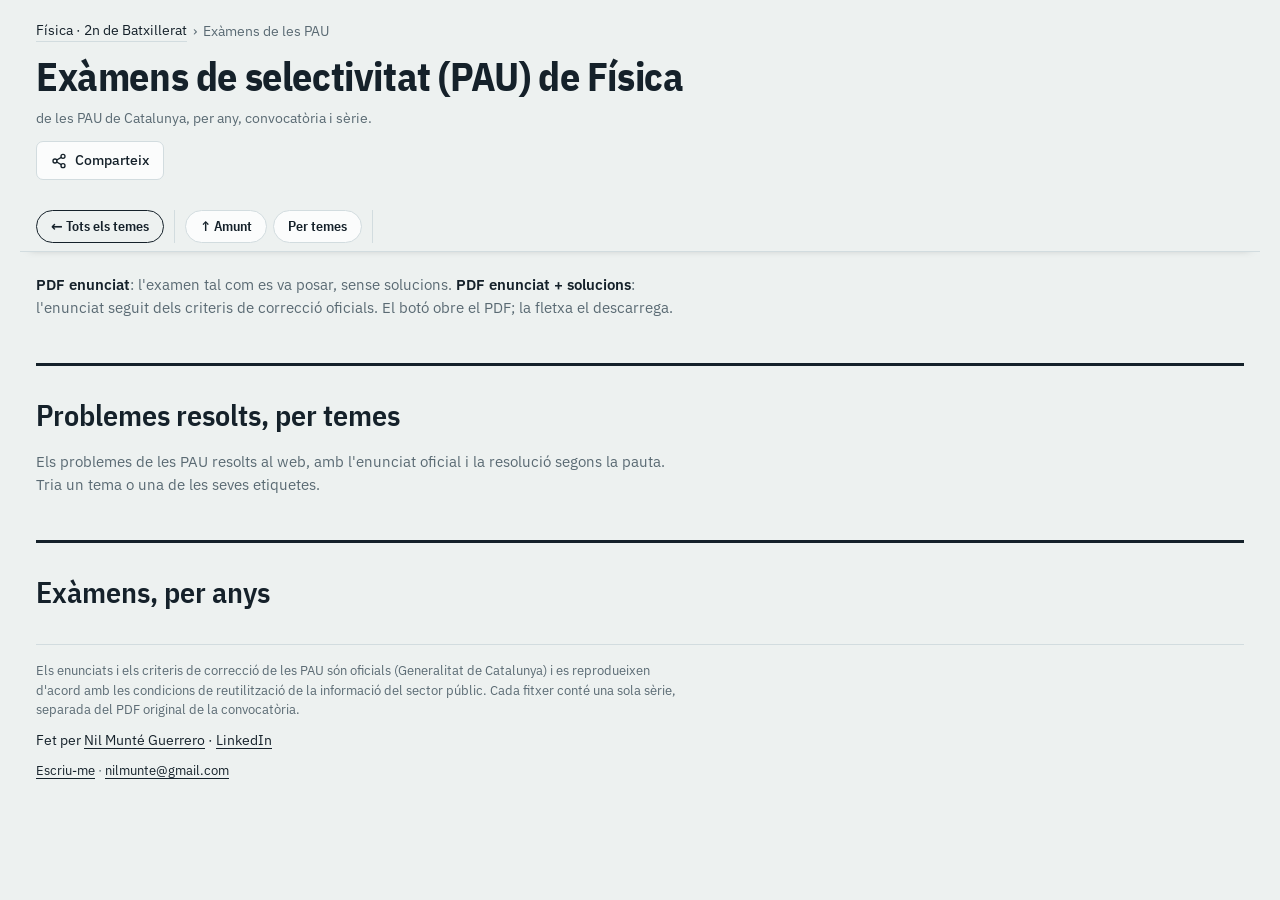
<file: src/pau/index.html>
<!DOCTYPE html>
<html lang="ca">
<head>
<meta charset="utf-8">
<meta name="viewport" content="width=device-width, initial-scale=1, viewport-fit=cover">
<title>Exàmens de Física de selectivitat (PAU) de Catalunya</title>
<meta name="description" content="Exàmens de Física de selectivitat (PAU) de Catalunya, per any, convocatòria i sèrie, amb els criteris de correcció oficials.">
<link rel="canonical" href="https://nil-munte.github.io/fisica-2n-bat/pau/">
<!-- Previsualització en compartir (WhatsApp, Telegram, LinkedIn, X, Bluesky...). Si canvieu de domini, substituïu https://nil-munte.github.io/fisica-2n-bat/ (og:url, og:image, canonical). -->
<meta property="og:type" content="website">
<meta property="og:site_name" content="Física · 2n de Batxillerat">
<meta property="og:locale" content="ca_ES">
<meta property="og:title" content="Exàmens de selectivitat (PAU) de Física">
<meta property="og:description" content="Exàmens de Física de selectivitat (PAU) de Catalunya, per any, convocatòria i sèrie, en PDF sense solucions o amb els criteris de correcció oficials.">
<meta property="og:url" content="https://nil-munte.github.io/fisica-2n-bat/pau/">
<meta property="og:image" content="https://nil-munte.github.io/fisica-2n-bat/img/og-pau.png">
<meta property="og:image:type" content="image/png">
<meta property="og:image:width" content="1200">
<meta property="og:image:height" content="630">
<meta property="og:image:alt" content="Exàmens de selectivitat (PAU) de Física de Catalunya, per any, convocatòria i sèrie">
<meta name="twitter:card" content="summary_large_image">
<meta name="twitter:title" content="Exàmens de selectivitat (PAU) de Física">
<meta name="twitter:description" content="Exàmens de Física de selectivitat (PAU) de Catalunya, per any, convocatòria i sèrie, en PDF sense solucions o amb els criteris de correcció oficials.">
<meta name="twitter:image" content="https://nil-munte.github.io/fisica-2n-bat/img/og-pau.png">
<link rel="preload" href="../lletres/ibm-plex-sans-400-latin.woff2" as="font" type="font/woff2" crossorigin>
<link rel="stylesheet" href="../lletres/lletres.css">
<link rel="stylesheet" href="estil.css">
<script type="application/ld+json">{"@context": "https://schema.org", "@type": "CollectionPage", "name": "Exàmens de selectivitat (PAU) de Física", "url": "https://nil-munte.github.io/fisica-2n-bat/pau/", "inLanguage": "ca", "author": {"@type": "Person", "name": "Nil Munté Guerrero", "url": "https://nil-munte.github.io", "sameAs": ["https://www.linkedin.com/in/nilmunte/"]}}</script>
<script type="application/ld+json">{"@context": "https://schema.org", "@type": "BreadcrumbList", "itemListElement": [{"@type": "ListItem", "position": 1, "name": "Física · 2n de Batxillerat", "item": "https://nil-munte.github.io/fisica-2n-bat/"}, {"@type": "ListItem", "position": 2, "name": "Exàmens de selectivitat (PAU) de Física", "item": "https://nil-munte.github.io/fisica-2n-bat/pau/"}]}</script>
</head>
<body>
<div class="wrap">

  <header id="inici">
    <div>
      <nav class="crumbs" aria-label="Ruta"><a href="../index.html">Física · 2n de Batxillerat</a><span aria-hidden="true">›</span><span aria-current="page">Exàmens de les PAU</span></nav>
      <h1>Exàmens de selectivitat (PAU) de Física</h1>
      <p class="sub"><!-- examens:resum --><!-- /examens:resum --> de les PAU de Catalunya, per any, convocatòria i sèrie.</p>
      <div data-share hidden></div>
    </div>
  </header>

  <div class="topbar" id="topbar">
  <nav class="toc" aria-label="Anys">
    <a href="../index.html" class="home" title="Torna a la llista de temes">← Tots els temes</a><span class="sep"></span><a href="#inici" class="top" title="Torna al principi d'aquesta pàgina">↑ Amunt</a>
    <a href="#per-temes" class="pertemes">Per temes</a><span class="sep"></span>
    <span class="anys"><!-- examens:anys --><!-- /examens:anys --></span>
  </nav>
  </div>

  <main>
  <p class="lead"><b>PDF enunciat</b>: l'examen tal com es va posar, sense solucions. <b>PDF enunciat + solucions</b>: l'enunciat seguit dels criteris de correcció oficials. El botó obre el PDF; la fletxa el descarrega.</p>

  <section class="blk" id="per-temes">
    <h2>Problemes resolts, per temes</h2>
    <p class="lead">Els problemes de les PAU resolts al web, amb l'enunciat oficial i la resolució segons la pauta. Tria un tema o una de les seves etiquetes.</p>
<!-- PAU-TEMES:inici -->
<!-- PAU-TEMES:fi -->
  </section>

  <section class="blk" id="per-anys">
    <h2>Exàmens, per anys</h2>
<!-- examens:llista --><!-- /examens:llista -->
  </section>

  </main>

  <footer>
    <p>Els enunciats i els criteris de correcció de les PAU són oficials (Generalitat de Catalunya) i es reprodueixen d'acord amb les condicions de reutilització de la informació del sector públic. Cada fitxer conté una sola sèrie, separada del PDF original de la convocatòria.</p>
    <p class="autor">Fet per <a href="https://nil-munte.github.io/ca/" target="_blank" rel="noopener">Nil Munté Guerrero</a> · <a href="https://www.linkedin.com/in/nilmunte/" target="_blank" rel="noopener">LinkedIn</a></p>
    <p class="contacte"><a class="report" href="https://www.linkedin.com/in/nilmunte/" target="_blank" rel="noopener">Escriu-me</a><span hidden> · <span data-mail></span></span></p>
  </footer>
</div>

<script>
/* ---------- barra superior: any actual ---------- */
(function anys() {
  const bar = document.getElementById('topbar'), nav = bar.querySelector('nav.toc');
  const setH = () => document.documentElement.style.setProperty('--navh', Math.round(bar.getBoundingClientRect().height) + 'px');
  if ('ResizeObserver' in window) new ResizeObserver(setH).observe(bar); setH();
  const links = [...bar.querySelectorAll('.anys a')].map(a => ({ a, el: document.getElementById(a.getAttribute('href').slice(1)) })).filter(x => x.el);
  let pinned = null;
  ['wheel', 'touchstart', 'keydown', 'mousedown'].forEach(ev => addEventListener(ev, e => { if (!bar.contains(e.target)) pinned = null; }, { passive: true }));
  function update() {
    const line = bar.getBoundingClientRect().bottom + Math.min(160, innerHeight * 0.25);
    let act = null;
    links.forEach(x => { if (x.el.getBoundingClientRect().top <= line) act = x; });
    if (pinned) act = links.find(x => x.a === pinned) || act;
    links.forEach(x => x.a.setAttribute('aria-current', x === act ? 'true' : 'false'));
    if (act) { const l = act.a.offsetLeft - 16, r = act.a.offsetLeft + act.a.offsetWidth + 16; if (l < nav.scrollLeft || r > nav.scrollLeft + nav.clientWidth) nav.scrollLeft = Math.max(0, l - 40); }
  }
  nav.addEventListener('click', e => {
    const a = e.target.closest('.anys a'); if (!a) return;
    e.preventDefault();
    const t = document.getElementById(a.getAttribute('href').slice(1)); if (!t) return;
    pinned = a;
    t.scrollIntoView({ behavior: matchMedia('(prefers-reduced-motion: reduce)').matches ? 'auto' : 'smooth', block: 'start' });
    t.setAttribute('tabindex', '-1'); t.focus({ preventScroll: true });
    history.replaceState(null, '', a.getAttribute('href'));
    update();
  });
  let pend = false;
  addEventListener('scroll', () => { if (!pend) { pend = true; requestAnimationFrame(() => { pend = false; update(); }); } }, { passive: true });
  addEventListener('resize', update);
  update();
})();
</script>
<script src="comu.js" defer></script>
</body>
</html>
</file>
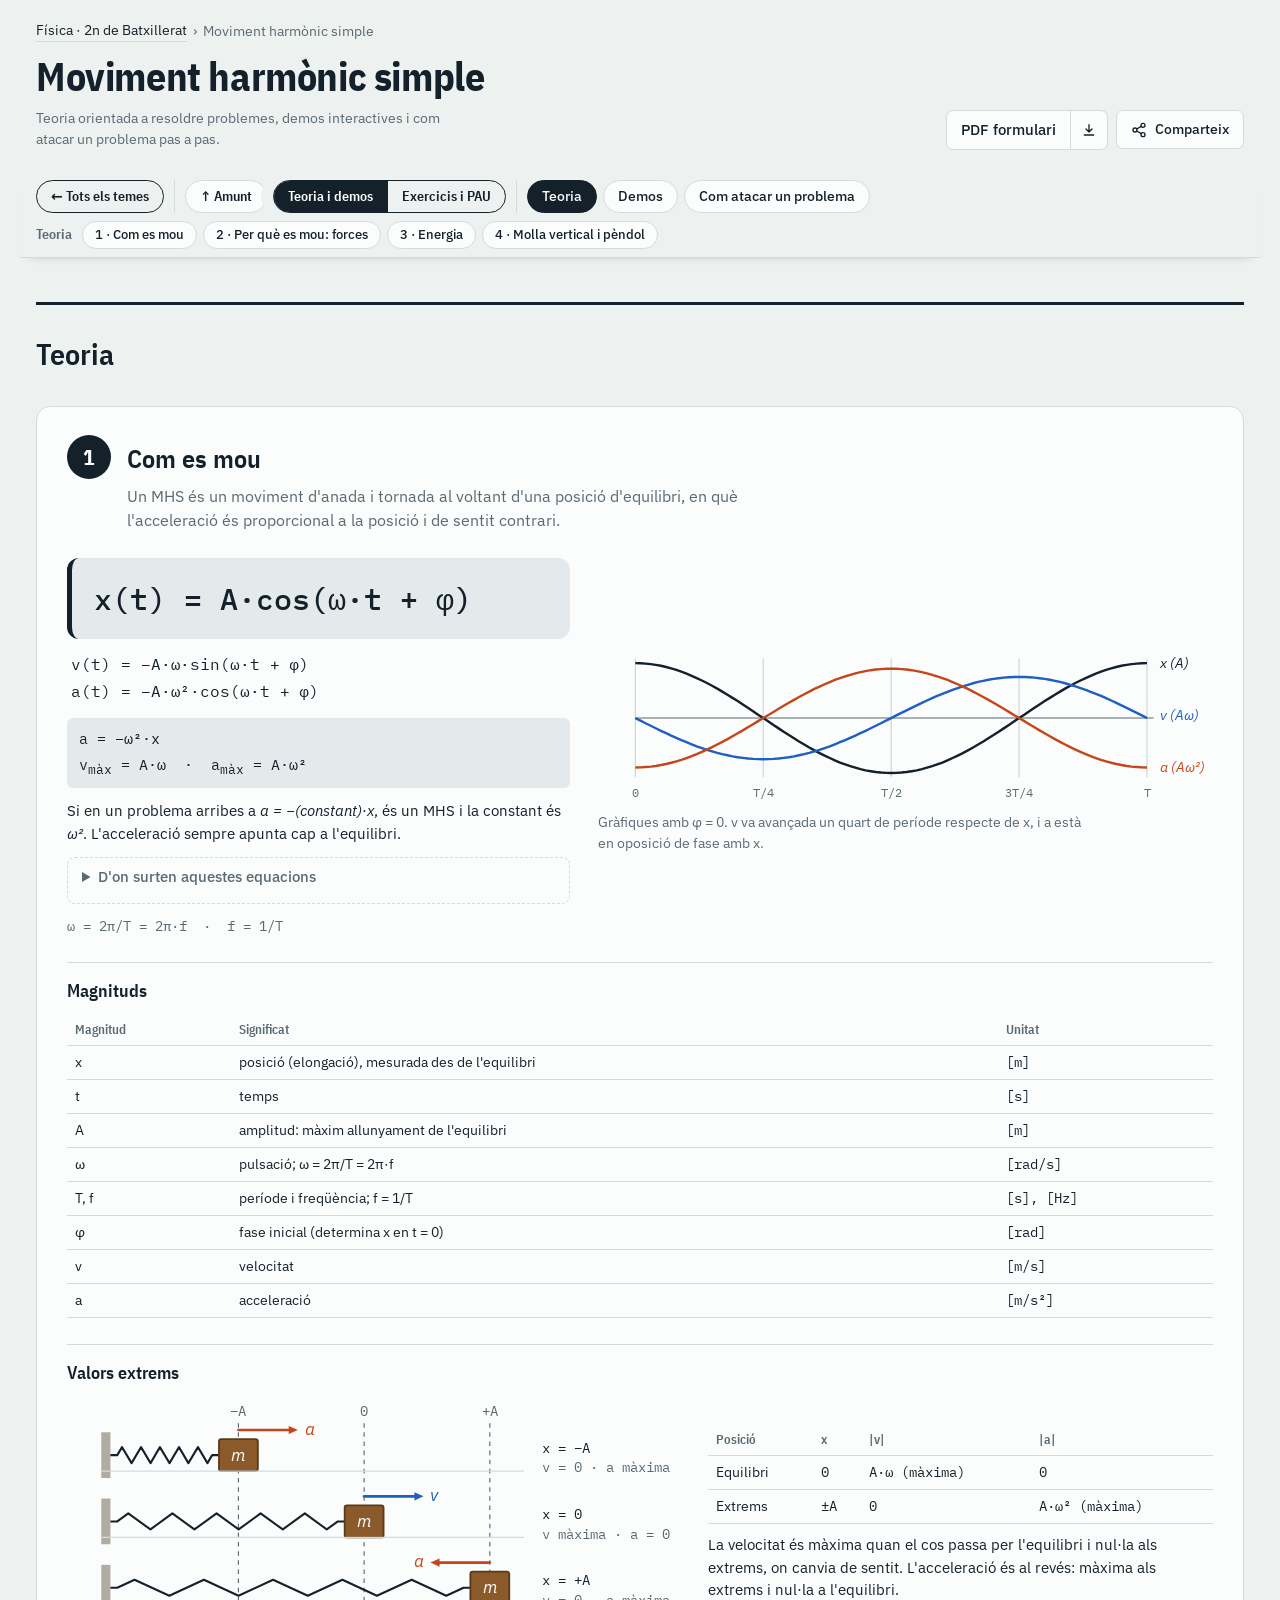
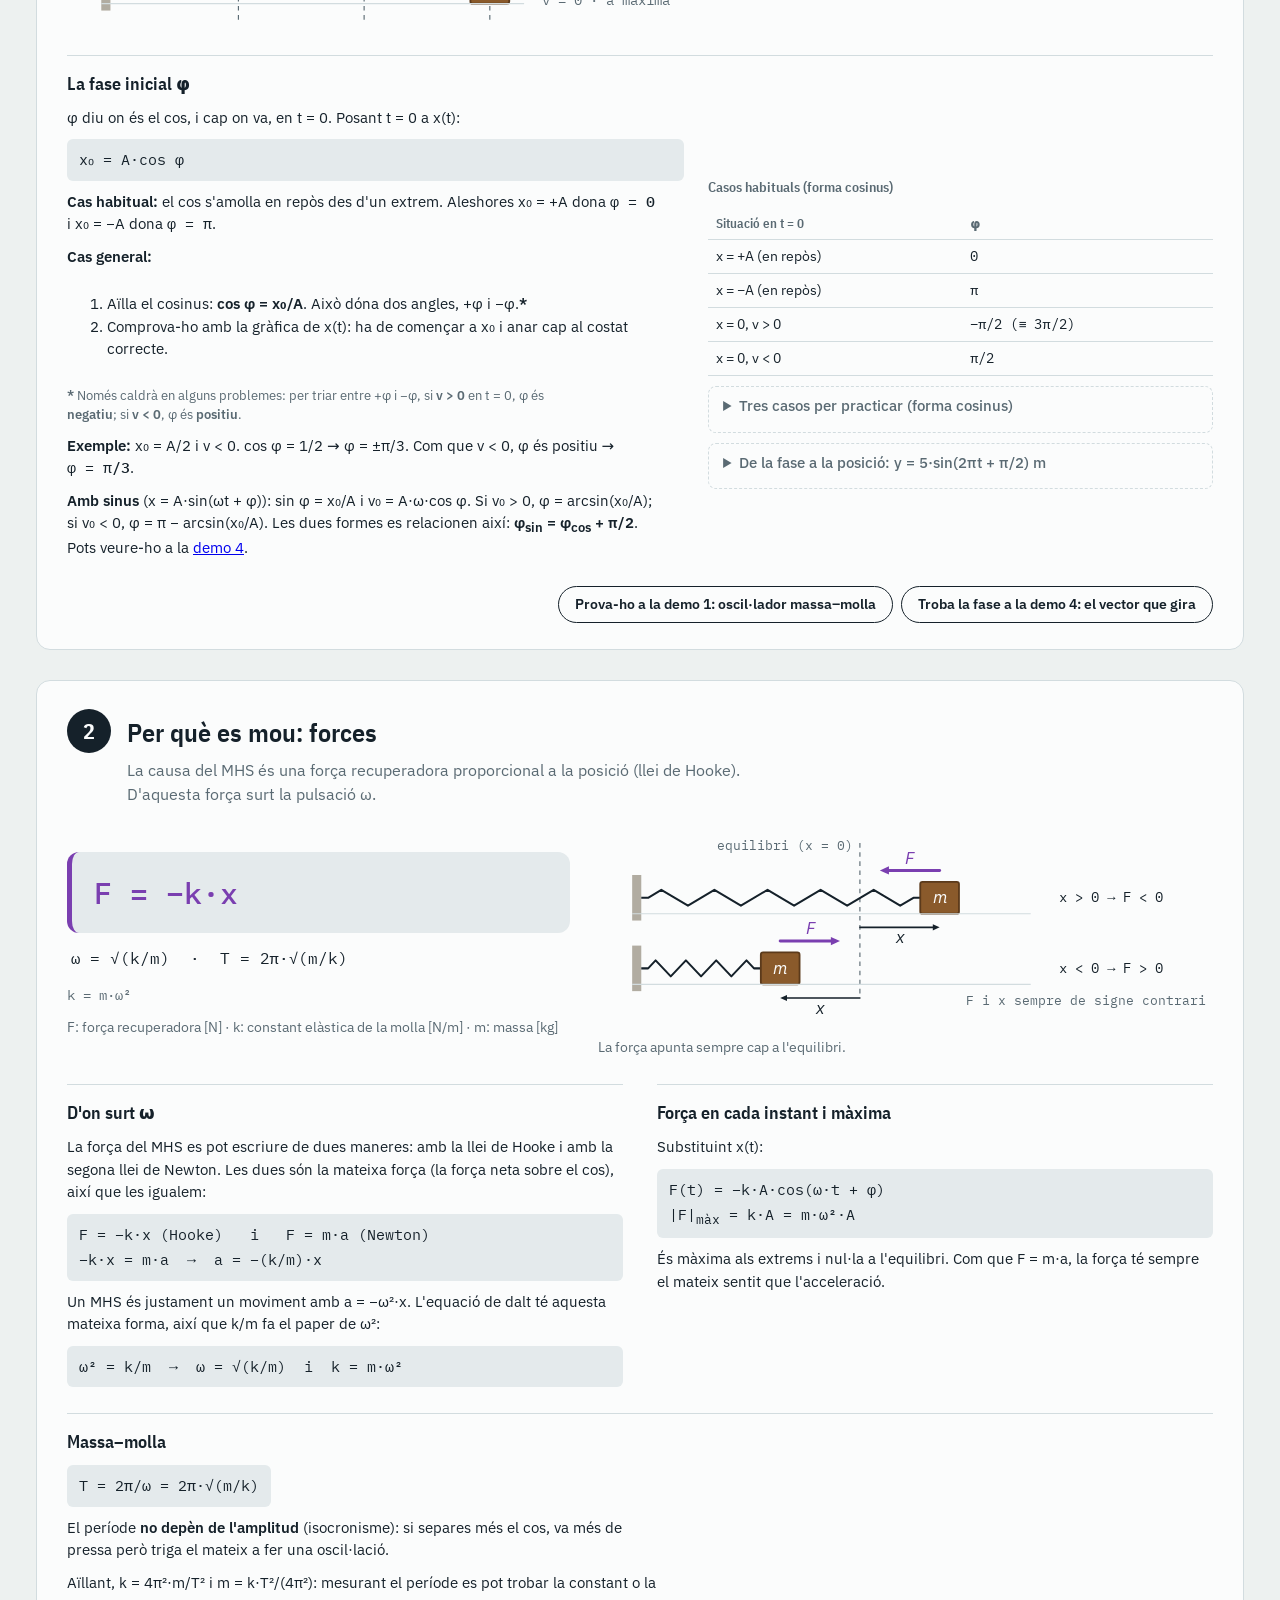
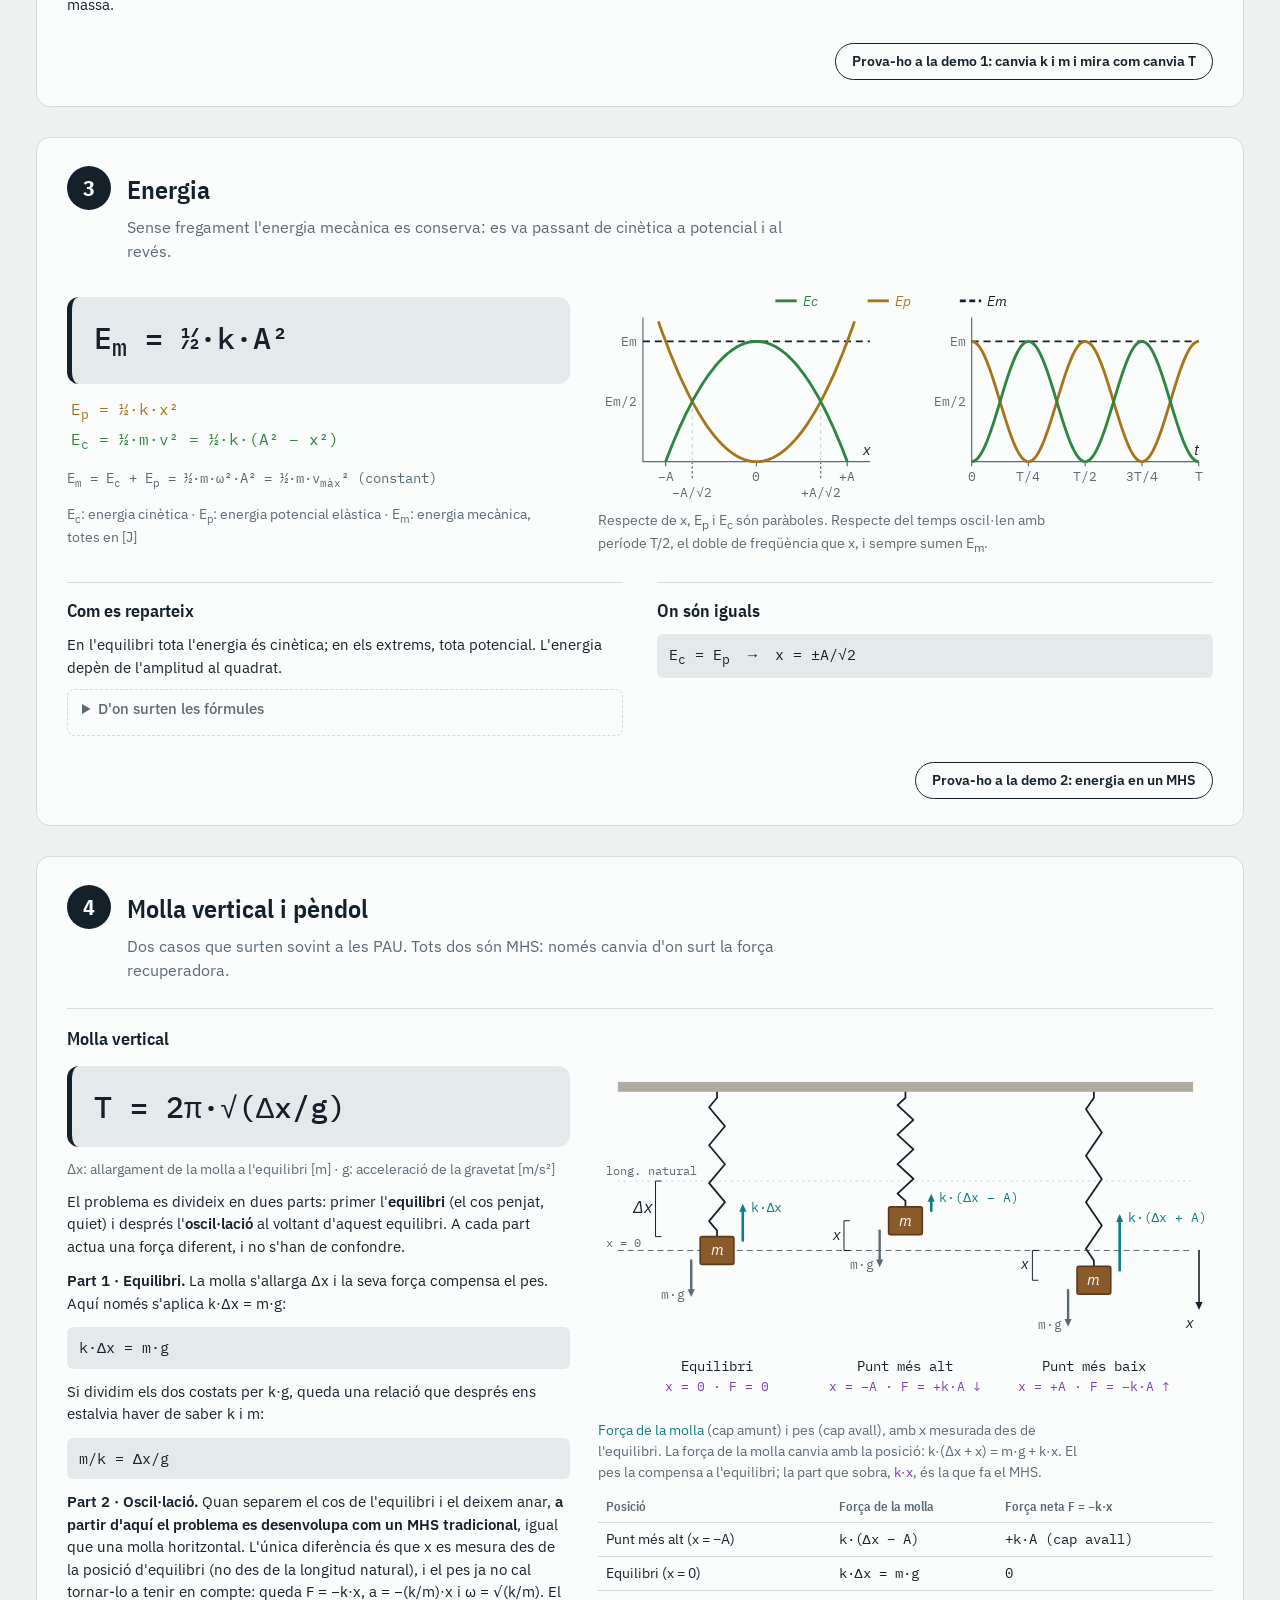
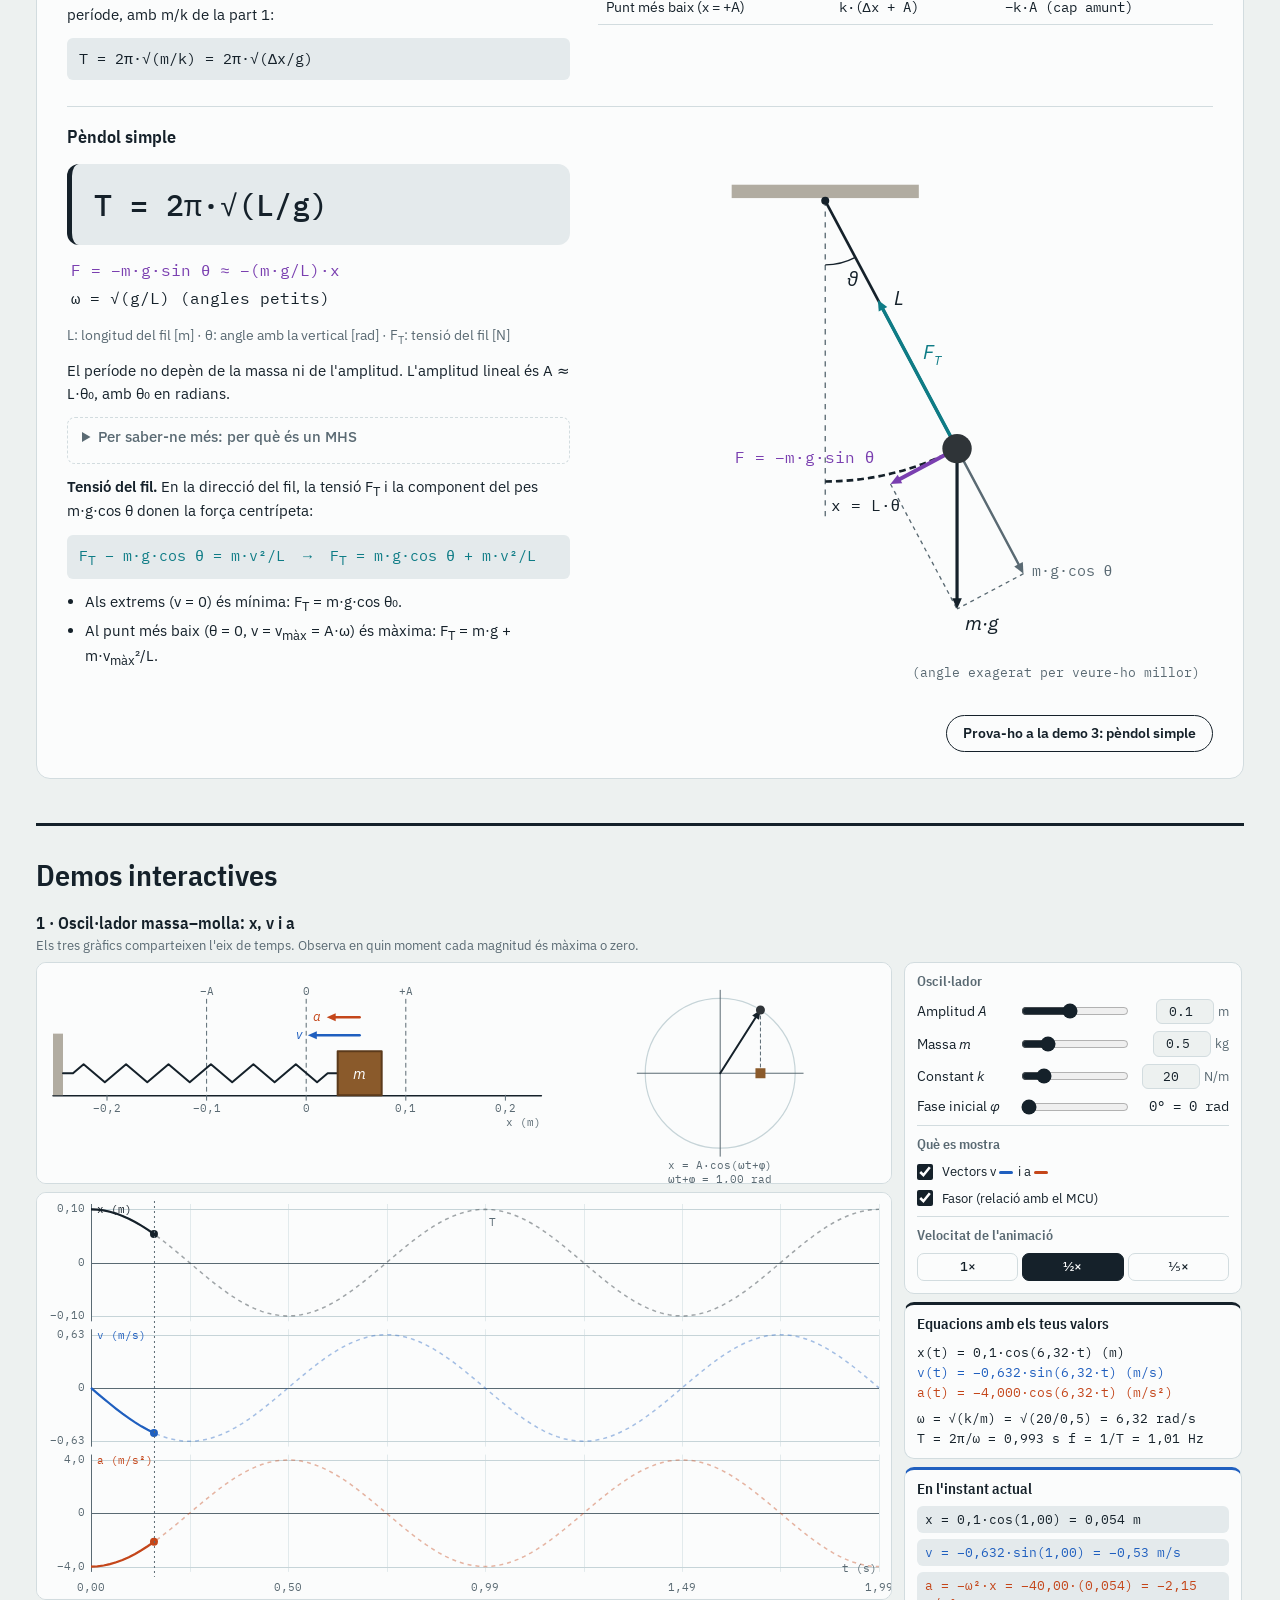
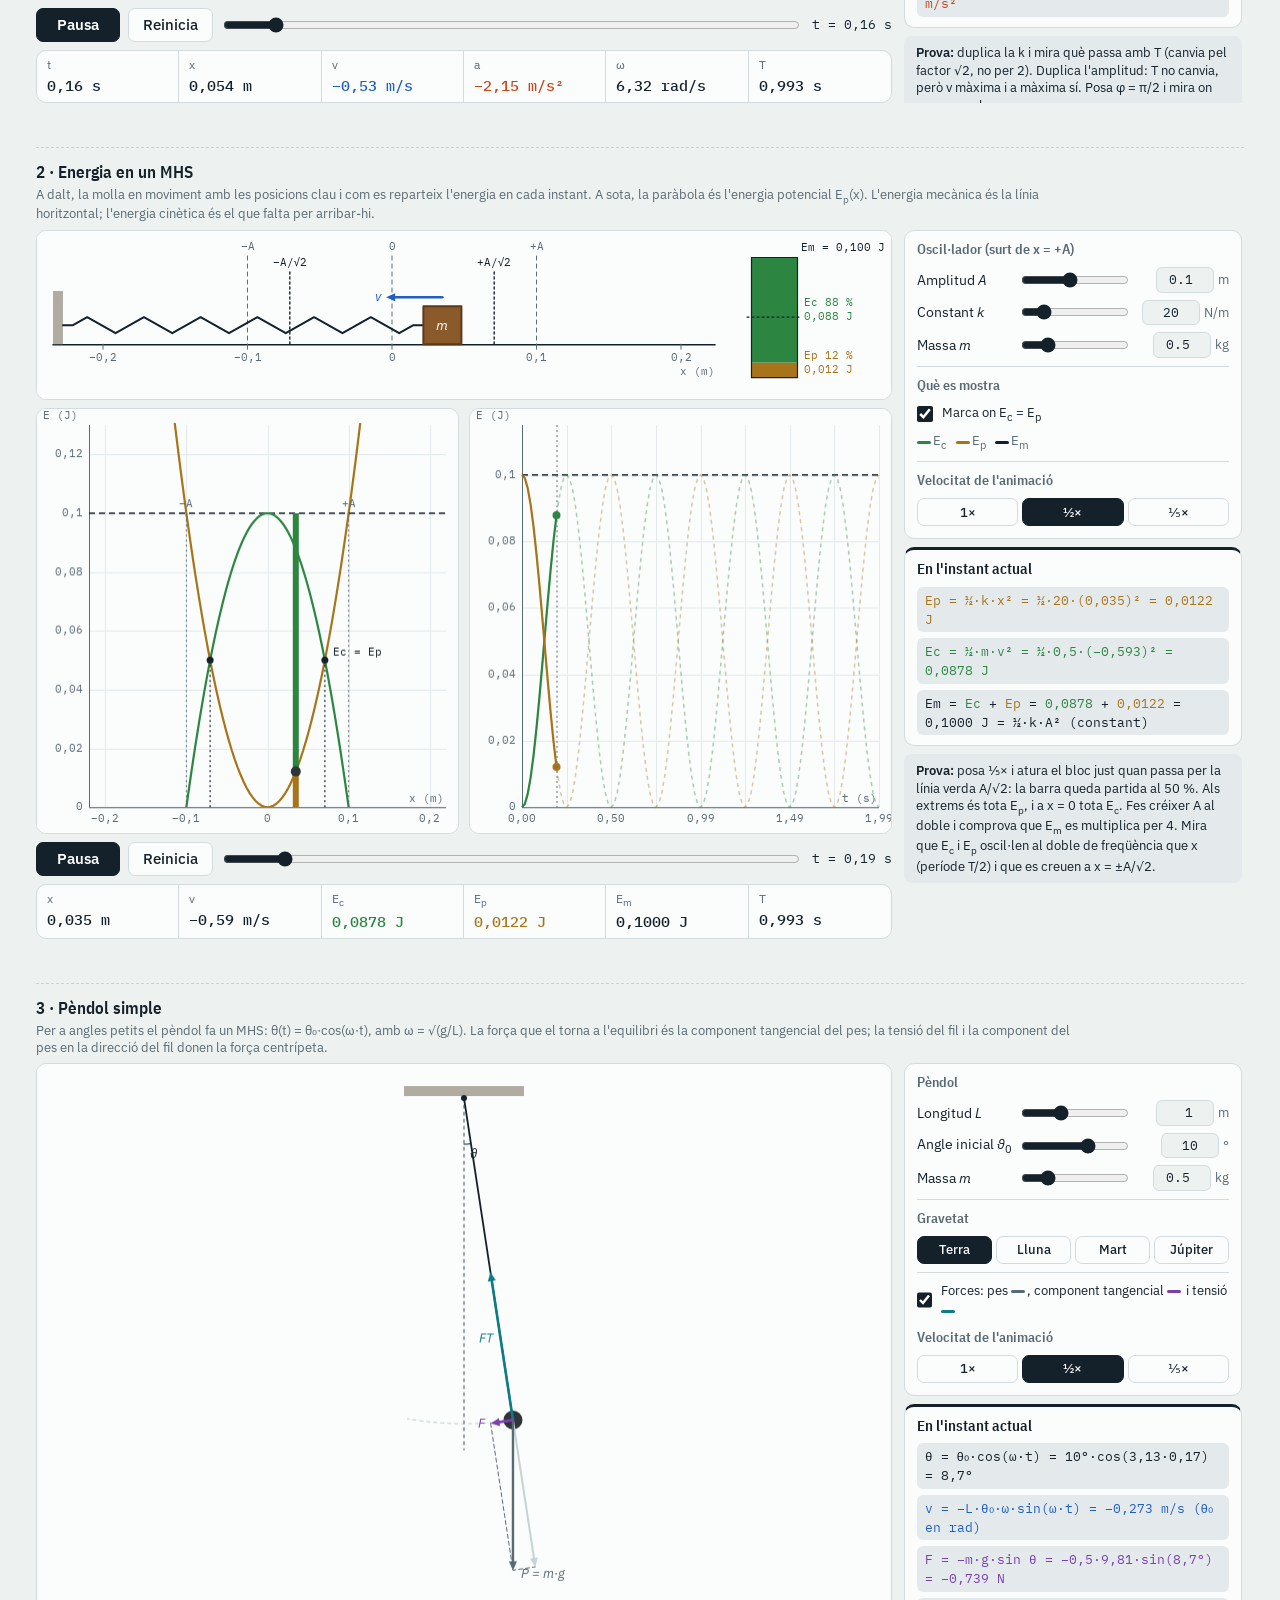
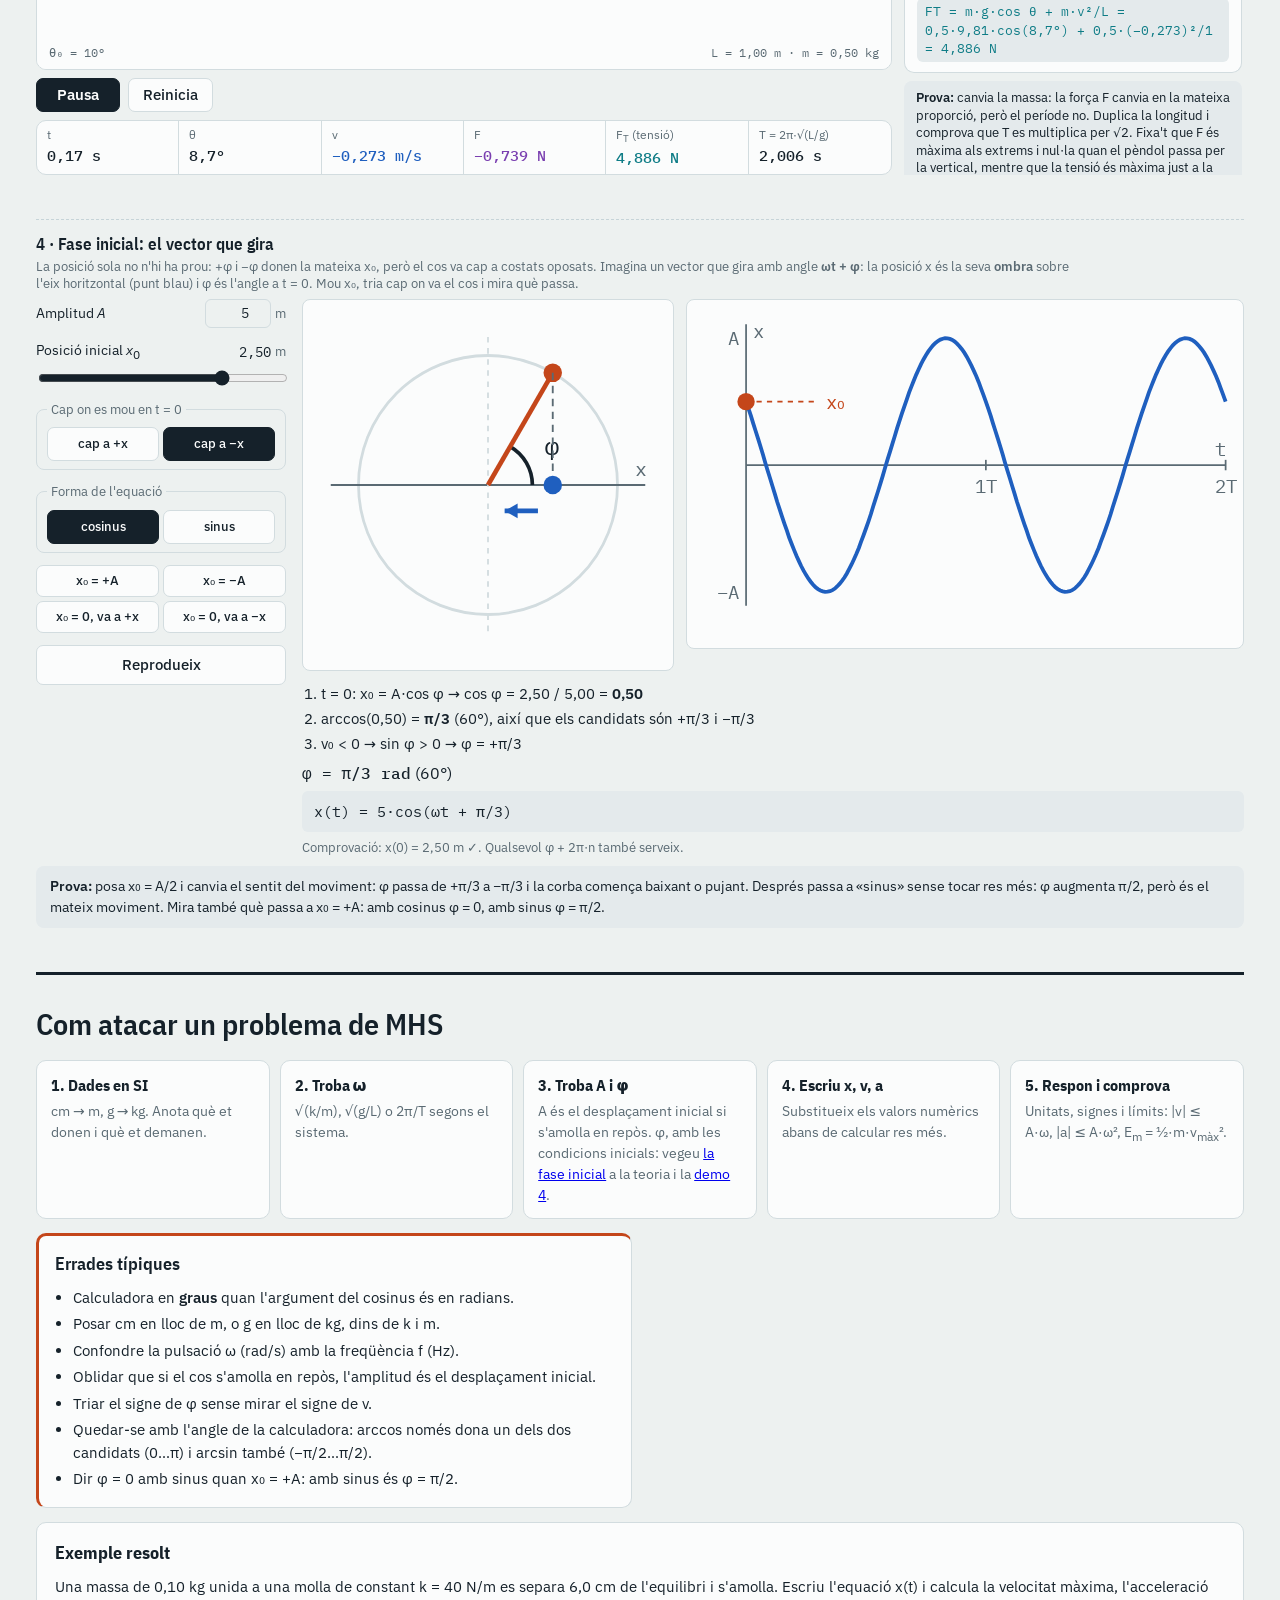
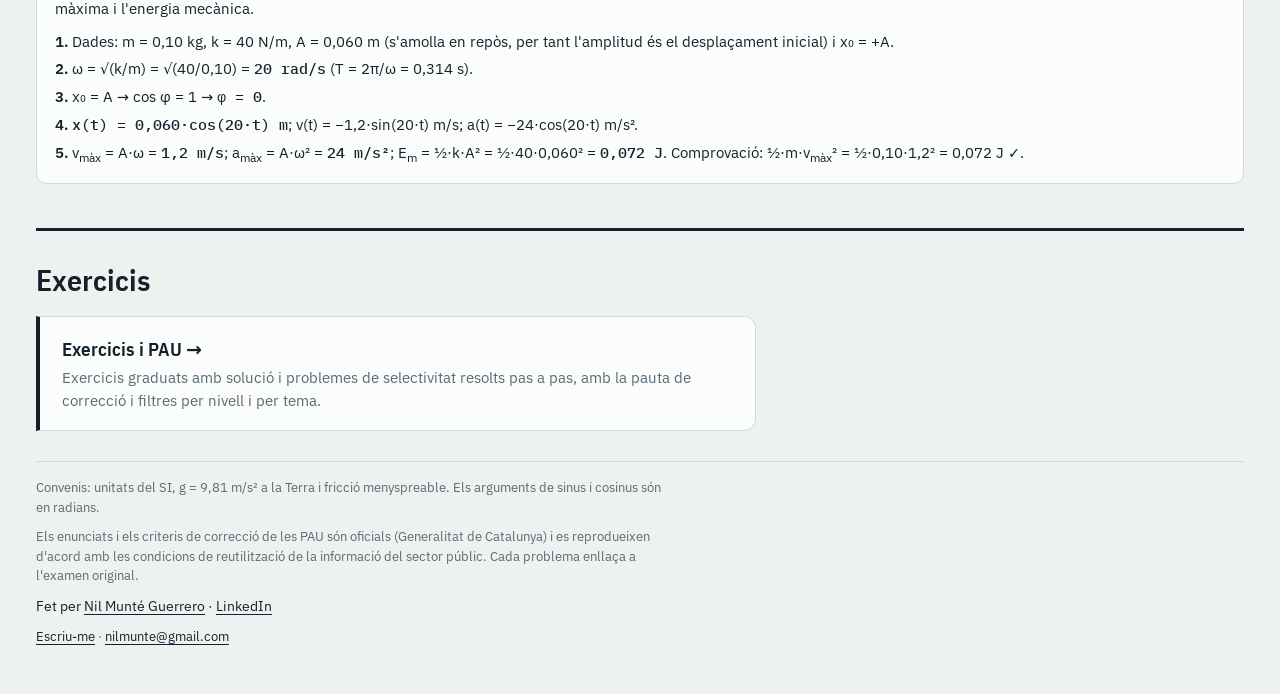
<file: src/temes/mhs/index.html>
<!DOCTYPE html>
<html lang="ca">
<head>
<meta charset="utf-8">
<meta name="viewport" content="width=device-width, initial-scale=1, viewport-fit=cover">
<title>Moviment harmònic simple: teoria i demos interactives</title>
<meta name="description" content="Moviment harmònic simple a 2n de Batxillerat: equacions, forces, energia, molla vertical i pèndol, amb demos interactives i exercicis resolts.">
<link rel="canonical" href="https://nil-munte.github.io/fisica-2n-bat/temes/mhs/">
<!-- Previsualització en compartir (WhatsApp, Telegram, LinkedIn, X, Bluesky...). Si canvieu de domini, substituïu https://nil-munte.github.io/fisica-2n-bat/ (og:url, og:image, canonical). -->
<meta property="og:type" content="website">
<meta property="og:site_name" content="Física · 2n de Batxillerat">
<meta property="og:locale" content="ca_ES">
<meta property="og:title" content="Moviment harmònic simple · Física 2n de Batxillerat">
<meta property="og:description" content="Equacions, forces, energia, molla vertical i pèndol, amb quatre demos interactives, exercicis graduats amb solució i formulari en PDF.">
<meta property="og:url" content="https://nil-munte.github.io/fisica-2n-bat/temes/mhs/">
<meta property="og:image" content="https://nil-munte.github.io/fisica-2n-bat/img/og-mhs.png">
<meta property="og:image:type" content="image/png">
<meta property="og:image:width" content="1200">
<meta property="og:image:height" content="630">
<meta property="og:image:alt" content="Moviment harmònic simple: dues sinusoides, posició i velocitat, i els recursos del tema">
<meta name="twitter:card" content="summary_large_image">
<meta name="twitter:title" content="Moviment harmònic simple · Física 2n de Batxillerat">
<meta name="twitter:description" content="Equacions, forces, energia, molla vertical i pèndol, amb quatre demos interactives, exercicis graduats amb solució i formulari en PDF.">
<meta name="twitter:image" content="https://nil-munte.github.io/fisica-2n-bat/img/og-mhs.png">
<link rel="preload" href="../../lletres/ibm-plex-sans-400-latin.woff2" as="font" type="font/woff2" crossorigin>
<link rel="stylesheet" href="../../lletres/lletres.css">
<link rel="stylesheet" href="tema.css">
<script type="application/ld+json">{"@context": "https://schema.org", "@type": "LearningResource", "name": "Moviment harmònic simple", "url": "https://nil-munte.github.io/fisica-2n-bat/temes/mhs/", "inLanguage": "ca", "educationalLevel": "2n de Batxillerat", "teaches": "Moviment harmònic simple", "learningResourceType": ["teoria", "demostració interactiva", "exercicis resolts"], "isAccessibleForFree": true, "author": {"@type": "Person", "name": "Nil Munté Guerrero", "url": "https://nil-munte.github.io", "sameAs": ["https://www.linkedin.com/in/nilmunte/"]}}</script>
<script type="application/ld+json">{"@context": "https://schema.org", "@type": "BreadcrumbList", "itemListElement": [{"@type": "ListItem", "position": 1, "name": "Física · 2n de Batxillerat", "item": "https://nil-munte.github.io/fisica-2n-bat/"}, {"@type": "ListItem", "position": 2, "name": "Moviment harmònic simple", "item": "https://nil-munte.github.io/fisica-2n-bat/temes/mhs/"}]}</script>
</head>
<body>
<div class="wrap">

  <div class="printhead ph-ex">
    <div class="ph1">Moviment harmònic simple</div>
    <p>Física 2n de Batxillerat</p>
  </div>
  <div class="printhead ph-f">
    <div class="ph1">Formulari · Moviment harmònic simple</div>
    <p>Física 2n de Batxillerat</p>
  </div>

  <header id="inici">
    <div>
      <nav class="crumbs" aria-label="Ruta"><a href="../../index.html">Física · 2n de Batxillerat</a><span aria-hidden="true">›</span><span aria-current="page">Moviment harmònic simple</span></nav>
      <h1>Moviment harmònic simple</h1>
      <p class="sub">Teoria orientada a resoldre problemes, demos interactives i com atacar un problema pas a pas.</p>
    </div>
    <div class="printbtns">
      <span class="dlg"><a class="btn" href="pdf/mhs-formulari.pdf" target="_blank" rel="noopener" title="Obre el formulari de MHS en una pestanya nova">PDF formulari</a><a class="btn ic" href="pdf/mhs-formulari.pdf" download="MHS - Formulari.pdf" title="Descarrega el formulari de MHS" aria-label="Descarrega el formulari de MHS"><svg viewBox="0 0 24 24" width="16" height="16" aria-hidden="true"><path d="M12 4v11m0 0-4.5-4.5M12 15l4.5-4.5M5 19.5h14" fill="none" stroke="currentColor" stroke-width="2" stroke-linecap="round" stroke-linejoin="round"/></svg></a></span>
      <span data-share hidden></span>
    </div>
  </header>

  <div class="topbar" id="topbar">
  <nav class="toc" aria-label="Seccions">
    <a href="../../index.html" class="home" title="Torna a la llista de temes">← Tots els temes</a><span class="sep"></span><a href="#inici" class="top" title="Torna al principi d'aquesta pàgina">↑ Amunt</a>
    <span class="pagetabs" role="group" aria-label="Pàgines del tema"><span class="pt on" aria-current="page">Teoria i demos</span><a class="pt" href="exercicis/">Exercicis i PAU</a></span><span class="sep"></span><a href="#teoria">Teoria</a><a href="#demos">Demos</a><a href="#metode">Com atacar un problema</a>
  </nav>
  <nav class="secnav" id="secnav" aria-label="Apartats d'aquesta secció"></nav>
  </div>

  <!-- ===================== TEORIA ===================== -->
  <main>
  <section class="blk" id="teoria">
    <h2>Teoria</h2>

    <!-- BLOC 1 -->
    <article class="tblock" id="b1">
      <header class="bhd"><span class="bn">1</span><div><h3>Com es mou</h3><p class="lede">Un MHS és un moviment d'anada i tornada al voltant d'una posició d'equilibri, en què l'acceleració és proporcional a la posició i de sentit contrari.</p></div></header>
      <div class="hero">
        <div class="herof">
          <div class="keybig">x(t) = A·cos(ω·t + φ)</div>
          <div class="keysec">v(t) = −A·ω·sin(ω·t + φ)<br>a(t) = −A·ω²·cos(ω·t + φ)</div>
          <div class="keyf">a = −ω²·x<br>v<sub>màx</sub> = A·ω &nbsp;·&nbsp; a<sub>màx</sub> = A·ω²</div>
          <p>Si en un problema arribes a <i>a = −(constant)·x</i>, és un MHS i la constant és <i>ω²</i>. L'acceleració sempre apunta cap a l'equilibri.</p>
          <details class="more"><summary>D'on surten aquestes equacions</summary>
            <p>x(t) és un cosinus perquè el cos va i torna entre −A i +A. La velocitat és la derivada de la posició, v = dx/dt, i l'acceleració la derivada de la velocitat, a = dv/dt. Derivant dos cops x(t) surt a = −A·ω²·cos(ω·t + φ) = −ω²·x.</p>
            <p>ω = 2π/T perquè el cosinus es repeteix quan l'argument ω·t augmenta 2π, és a dir, passat un període: ω·T = 2π.</p>
          </details>
          <p class="sline">ω = 2π/T = 2π·f &nbsp;·&nbsp; f = 1/T</p>
        </div>
        <figure class="herofig">
          <svg class="xva" viewBox="0 0 560 150" role="img" aria-label="Gràfiques de x, v i a durant un període"></svg>
          <figcaption>Gràfiques amb φ = 0. v va avançada un quart de període respecte de x, i a està en oposició de fase amb x.</figcaption>
        </figure>
      </div>
      <div class="subgrid">
        <section class="tsub wide2">
          <h4>Magnituds</h4>
          <table class="t">
            <tr><th>Magnitud</th><th>Significat</th><th>Unitat</th></tr>
            <tr><td>x</td><td>posició (elongació), mesurada des de l'equilibri</td><td class="n">[m]</td></tr>
            <tr><td>t</td><td>temps</td><td class="n">[s]</td></tr>
            <tr><td>A</td><td>amplitud: màxim allunyament de l'equilibri</td><td class="n">[m]</td></tr>
            <tr><td>ω</td><td>pulsació; ω = 2π/T = 2π·f</td><td class="n">[rad/s]</td></tr>
            <tr><td>T, f</td><td>període i freqüència; f = 1/T</td><td class="n">[s], [Hz]</td></tr>
            <tr><td>φ</td><td>fase inicial (determina x en t = 0)</td><td class="n">[rad]</td></tr>
            <tr><td>v</td><td>velocitat</td><td class="n">[m/s]</td></tr>
            <tr><td>a</td><td>acceleració</td><td class="n">[m/s²]</td></tr>
          </table>
        </section>
        <section class="tsub wide2">
          <h4>Valors extrems</h4>
          <div class="pair">
            <div class="figwrap"><svg class="fig" viewBox="0 0 540 200" role="img" aria-label="Massa i molla a les posicions −A, 0 i +A amb els vectors velocitat i acceleració"><line x1="150.0" y1="22.0" x2="150.0" y2="196.0" stroke="var(--muted)" stroke-width="1" stroke-dasharray="4 4"/><text x="150.0" y="16.0" text-anchor="middle">−A</text><line x1="260.0" y1="22.0" x2="260.0" y2="196.0" stroke="var(--muted)" stroke-width="1" stroke-dasharray="4 4"/><text x="260.0" y="16.0" text-anchor="middle">0</text><line x1="370.0" y1="22.0" x2="370.0" y2="196.0" stroke="var(--muted)" stroke-width="1" stroke-dasharray="4 4"/><text x="370.0" y="16.0" text-anchor="middle">+A</text><rect x="30" y="30" width="8" height="40" fill="var(--stone)"/><polyline points="38.0,50.0 44.0,50.0 48.1,43.0 56.5,57.0 64.8,43.0 73.1,57.0 81.3,43.0 89.7,57.0 98.0,43.0 106.2,57.0 114.6,43.0 122.9,57.0 127.0,50.0 133.0,50.0" fill="none" stroke="var(--ink)" stroke-width="1.8" stroke-linejoin="round"/><rect x="133.0" y="36.0" width="34" height="28" rx="2" fill="var(--wood)" stroke="var(--wood2)" stroke-width="1.6"/><text x="150.0" y="55.0" text-anchor="middle" class="lab" style="fill:var(--surface)">m</text><line x1="30" x2="400" y1="64" y2="64" stroke="var(--line)"/><line x1="150.0" y1="28.0" x2="197.2" y2="28.0" stroke="var(--y)" stroke-width="2.4" stroke-linecap="round"/><polygon points="202.0,28.0 194.0,31.6 194.0,24.4" fill="var(--y)"/><text x="208.0" y="32.0" text-anchor="start" class="lab" style="fill:var(--y)">a</text><text x="416.0" y="48.0" text-anchor="start" style="fill:var(--ink)">x = −A</text><text x="416.0" y="65.0" text-anchor="start">v = 0 · a màxima</text><rect x="30" y="88" width="8" height="40" fill="var(--stone)"/><polyline points="38.0,108.0 44.0,108.0 53.6,101.0 73.0,115.0 92.2,101.0 111.5,115.0 130.9,101.0 150.2,115.0 169.4,101.0 188.8,115.0 208.1,101.0 227.3,115.0 237.0,108.0 243.0,108.0" fill="none" stroke="var(--ink)" stroke-width="1.8" stroke-linejoin="round"/><rect x="243.0" y="94.0" width="34" height="28" rx="2" fill="var(--wood)" stroke="var(--wood2)" stroke-width="1.6"/><text x="260.0" y="113.0" text-anchor="middle" class="lab" style="fill:var(--surface)">m</text><line x1="30" x2="400" y1="122" y2="122" stroke="var(--line)"/><line x1="260.0" y1="86.0" x2="307.2" y2="86.0" stroke="var(--x)" stroke-width="2.4" stroke-linecap="round"/><polygon points="312.0,86.0 304.0,89.6 304.0,82.4" fill="var(--x)"/><text x="318.0" y="90.0" text-anchor="start" class="lab" style="fill:var(--x)">v</text><text x="416.0" y="106.0" text-anchor="start" style="fill:var(--ink)">x = 0</text><text x="416.0" y="123.0" text-anchor="start">v màxima · a = 0</text><rect x="30" y="146" width="8" height="40" fill="var(--stone)"/><polyline points="38.0,166.0 44.0,166.0 59.1,159.0 89.5,173.0 119.8,159.0 150.1,173.0 180.3,159.0 210.7,173.0 241.0,159.0 271.2,173.0 301.6,159.0 331.9,173.0 347.0,166.0 353.0,166.0" fill="none" stroke="var(--ink)" stroke-width="1.8" stroke-linejoin="round"/><rect x="353.0" y="152.0" width="34" height="28" rx="2" fill="var(--wood)" stroke="var(--wood2)" stroke-width="1.6"/><text x="370.0" y="171.0" text-anchor="middle" class="lab" style="fill:var(--surface)">m</text><line x1="30" x2="400" y1="180" y2="180" stroke="var(--line)"/><line x1="370.0" y1="144.0" x2="322.8" y2="144.0" stroke="var(--y)" stroke-width="2.4" stroke-linecap="round"/><polygon points="318.0,144.0 326.0,140.4 326.0,147.6" fill="var(--y)"/><text x="312.0" y="148.0" text-anchor="end" class="lab" style="fill:var(--y)">a</text><text x="416.0" y="164.0" text-anchor="start" style="fill:var(--ink)">x = +A</text><text x="416.0" y="181.0" text-anchor="start">v = 0 · a màxima</text></svg></div>
            <div class="stack">
              <table class="t">
                <tr><th>Posició</th><th>x</th><th>|v|</th><th>|a|</th></tr>
                <tr><td>Equilibri</td><td class="n">0</td><td class="n">A·ω (màxima)</td><td class="n">0</td></tr>
                <tr><td>Extrems</td><td class="n">±A</td><td class="n">0</td><td class="n">A·ω² (màxima)</td></tr>
              </table>
              <p>La velocitat és màxima quan el cos passa per l'equilibri i nul·la als extrems, on canvia de sentit. L'acceleració és al revés: màxima als extrems i nul·la a l'equilibri.</p>
            </div>
          </div>
        </section>
        <section class="tsub wide2" id="fase">
          <h4>La fase inicial φ</h4>
          <div class="pair">
            <div class="stack">
              <p>φ diu on és el cos, i cap on va, en t = 0. Posant t = 0 a x(t):</p>
        <div class="keyf">x₀ = A·cos φ</div>
        <p><b>Cas habitual:</b> el cos s'amolla en repòs des d'un extrem. Aleshores x₀ = +A dona <span class="res">φ = 0</span> i x₀ = −A dona <span class="res">φ = π</span>.</p>
        <p><b>Cas general:</b></p>
        <ol class="tight">
          <li>Aïlla el cosinus: <b>cos φ = x₀/A</b>. Això dóna dos angles, +φ i −φ.<b>*</b></li>
          <li>Comprova-ho amb la gràfica de x(t): ha de començar a x₀ i anar cap al costat correcte.</li>
        </ol>
        <p class="note"><b>*</b> Només caldrà en alguns problemes: per triar entre +φ i −φ, si <b>v &gt; 0</b> en t = 0, φ és <b>negatiu</b>; si <b>v &lt; 0</b>, φ és <b>positiu</b>.</p>
        <p><b>Exemple:</b> x₀ = A/2 i v &lt; 0. cos φ = 1/2 → φ = ±π/3. Com que v &lt; 0, φ és positiu → <span class="res">φ = π/3</span>.</p>
        <p><b>Amb sinus</b> (x = A·sin(ωt + φ)): sin φ = x₀/A i v₀ = A·ω·cos φ. Si v₀ &gt; 0, φ = arcsin(x₀/A); si v₀ &lt; 0, φ = π − arcsin(x₀/A). Les dues formes es relacionen així: <b>φ<sub>sin</sub> = φ<sub>cos</sub> + π/2</b>. Pots veure-ho a la <a href="#demo4">demo 4</a>.</p>
            </div>
            <div class="stack">
              <h5 class="mini">Casos habituals (forma cosinus)</h5>
              <table class="t">
          <tr><th>Situació en t = 0</th><th>φ</th></tr>
          <tr><td>x = +A (en repòs)</td><td class="n">0</td></tr>
          <tr><td>x = −A (en repòs)</td><td class="n">π</td></tr>
          <tr><td>x = 0, v &gt; 0</td><td class="n">−π/2 (≡ 3π/2)</td></tr>
          <tr><td>x = 0, v &lt; 0</td><td class="n">π/2</td></tr>
        </table>
              <details class="more"><summary>Tres casos per practicar (forma cosinus)</summary>
          <p><b>a)</b> A = 0,10 m i x₀ = +0,05 m cap a la dreta: cos φ = 1/2 → ±π/3; v₀ &gt; 0 → <span class="res">φ = −π/3</span>.</p>
          <p><b>b)</b> El mateix amb sinus: sin φ = 1/2 → arcsin = π/6; v₀ &gt; 0 → <span class="res">φ = π/6</span> (= −π/3 + π/2).</p>
          <p><b>c)</b> x₀ = −A/2 cap a la dreta: cos φ = −1/2 → ±2π/3; v₀ &gt; 0 → <span class="res">φ = −2π/3</span> (≡ 4π/3).</p>
        </details>
              <details class="more"><summary>De la fase a la posició: y = 5·sin(2πt + π/2) m</summary>
          <p>A = 5 m, ω = 2π rad/s, φ = π/2, T = 1 s, f = 1 Hz. Posició inicial: y(0) = 5·sin(π/2) = <span class="res">5 m</span> (l'extrem positiu; v(0) = A·ω·cos(π/2) = 0). A t = 3,5 s: y = 5·sin(7π + π/2) = 5·sin(15π/2) = <span class="res">−5 m</span> (calculadora en radians).</p>
        </details>
            </div>
          </div>
        </section>
      </div>
      <div class="bfoot"><button class="godemo" data-demo="0">Prova-ho a la demo 1: oscil·lador massa–molla</button><button class="godemo" data-demo="3">Troba la fase a la demo 4: el vector que gira</button></div>
    </article>

    <!-- BLOC 2 -->
    <article class="tblock" id="b2">
      <header class="bhd"><span class="bn">2</span><div><h3>Per què es mou: forces</h3><p class="lede">La causa del MHS és una força recuperadora proporcional a la posició (llei de Hooke). D'aquesta força surt la pulsació ω.</p></div></header>
      <div class="hero">
        <div class="herof">
          <div class="keybig tf">F = −k·x</div>
          <div class="keysec">ω = √(k/m) &nbsp;·&nbsp; T = 2π·√(m/k)</div>
          <p class="sline">k = m·ω²</p>
          <p class="units">F: força recuperadora [N] · k: constant elàstica de la molla [N/m] · m: massa [kg]</p>
        </div>
        <figure class="herofig"><div class="figwrap"><svg class="fig" viewBox="0 0 540 170" role="img" aria-label="Força recuperadora: sempre cap a l'equilibri, de sentit contrari al desplaçament"><line x1="230.0" y1="8.0" x2="230.0" y2="140.0" stroke="var(--muted)" stroke-width="1" stroke-dasharray="4 4"/><text x="224.0" y="14.0" text-anchor="end" style="font-size:11px">equilibri (x = 0)</text><rect x="30" y="36" width="8" height="40" fill="var(--stone)"/><polyline points="38.0,56.0 44.0,56.0 55.6,49.0 79.0,63.0 102.2,49.0 125.5,63.0 148.9,49.0 172.2,63.0 195.5,49.0 218.8,63.0 242.1,49.0 265.4,63.0 277.0,56.0 283.0,56.0" fill="none" stroke="var(--ink)" stroke-width="1.8" stroke-linejoin="round"/><rect x="283.0" y="42.0" width="34" height="28" rx="2" fill="var(--wood)" stroke="var(--wood2)" stroke-width="1.6"/><text x="300.0" y="61.0" text-anchor="middle" class="lab" style="fill:var(--surface)">m</text><line x1="30" x2="380" y1="70" y2="70" stroke="var(--line)"/><line x1="230.0" y1="82.0" x2="296.4" y2="82.0" stroke="var(--ink)" stroke-width="1.4" stroke-linecap="round"/><polygon points="300.0,82.0 294.0,84.7 294.0,79.3" fill="var(--ink)"/><text x="265.0" y="96.0" text-anchor="middle" class="lab" style="fill:var(--ink)">x</text><line x1="300.0" y1="32.0" x2="252.3" y2="32.0" stroke="var(--f)" stroke-width="2.6" stroke-linecap="round"/><polygon points="247.5,32.0 255.5,28.4 255.5,35.6" fill="var(--f)"/><text x="273.8" y="26.0" text-anchor="middle" class="lab" style="fill:var(--f)">F</text><text x="405.0" y="60.0" text-anchor="start" style="fill:var(--ink)">x &gt; 0 → F &lt; 0</text><rect x="30" y="98" width="8" height="40" fill="var(--stone)"/><polyline points="38.0,118.0 44.0,118.0 50.6,111.0 63.9,125.0 77.2,111.0 90.5,125.0 103.8,111.0 117.1,125.0 130.4,111.0 137.0,118.0 143.0,118.0" fill="none" stroke="var(--ink)" stroke-width="1.8" stroke-linejoin="round"/><rect x="143.0" y="104.0" width="34" height="28" rx="2" fill="var(--wood)" stroke="var(--wood2)" stroke-width="1.6"/><text x="160.0" y="123.0" text-anchor="middle" class="lab" style="fill:var(--surface)">m</text><line x1="30" x2="380" y1="132" y2="132" stroke="var(--line)"/><line x1="230.0" y1="144.0" x2="163.6" y2="144.0" stroke="var(--ink)" stroke-width="1.4" stroke-linecap="round"/><polygon points="160.0,144.0 166.0,141.3 166.0,146.7" fill="var(--ink)"/><text x="195.0" y="158.0" text-anchor="middle" class="lab" style="fill:var(--ink)">x</text><line x1="160.0" y1="94.0" x2="207.7" y2="94.0" stroke="var(--f)" stroke-width="2.6" stroke-linecap="round"/><polygon points="212.5,94.0 204.5,97.6 204.5,90.4" fill="var(--f)"/><text x="186.2" y="88.0" text-anchor="middle" class="lab" style="fill:var(--f)">F</text><text x="405.0" y="122.0" text-anchor="start" style="fill:var(--ink)">x &lt; 0 → F &gt; 0</text><text x="534.0" y="150.0" text-anchor="end" style="font-size:11px">F i x sempre de signe contrari</text></svg></div><figcaption>La força apunta sempre cap a l'equilibri.</figcaption></figure>
      </div>
      <div class="subgrid">
        <section class="tsub">
          <h4>D'on surt ω</h4>
          <p>La força del MHS es pot escriure de dues maneres: amb la llei de Hooke i amb la segona llei de Newton. Les dues són la mateixa força (la força neta sobre el cos), així que les igualem:</p>
          <div class="keyf">F = −k·x (Hooke) &nbsp; i &nbsp; F = m·a (Newton)<br>−k·x = m·a &nbsp;→&nbsp; a = −(k/m)·x</div>
          <p>Un MHS és justament un moviment amb a = −ω²·x. L'equació de dalt té aquesta mateixa forma, així que k/m fa el paper de ω²:</p>
          <div class="keyf">ω² = k/m &nbsp;→&nbsp; ω = √(k/m) &nbsp;i&nbsp; k = m·ω²</div>
        </section>
        <section class="tsub">
          <h4>Força en cada instant i màxima</h4>
          <p>Substituint x(t):</p>
          <div class="keyf">F(t) = −k·A·cos(ω·t + φ)<br>|F|<sub>màx</sub> = k·A = m·ω²·A</div>
          <p>És màxima als extrems i nul·la a l'equilibri. Com que F = m·a, la força té sempre el mateix sentit que l'acceleració.</p>
        </section>
        <section class="tsub wide2">
          <h4>Massa–molla</h4>
          <div class="keyf">T = 2π/ω = 2π·√(m/k)</div>
          <p>El període <b>no depèn de l'amplitud</b> (isocronisme): si separes més el cos, va més de pressa però triga el mateix a fer una oscil·lació.</p>
          <p>Aïllant, k = 4π²·m/T² i m = k·T²/(4π²): mesurant el període es pot trobar la constant o la massa.</p>
        </section>
      </div>
      <div class="bfoot"><button class="godemo" data-demo="0">Prova-ho a la demo 1: canvia k i m i mira com canvia T</button></div>
    </article>

    <!-- BLOC 3 -->
    <article class="tblock" id="b3">
      <header class="bhd"><span class="bn">3</span><div><h3>Energia</h3><p class="lede">Sense fregament l'energia mecànica es conserva: es va passant de cinètica a potencial i al revés.</p></div></header>
      <div class="hero">
        <div class="herof">
          <div class="keybig">E<sub>m</sub> = ½·k·A²</div>
          <div class="keysec"><span class="tep">E<sub>p</sub> = ½·k·x²</span><br><span class="tec">E<sub>c</sub> = ½·m·v² = ½·k·(A² − x²)</span></div>
          <p class="sline">E<sub>m</sub> = E<sub>c</sub> + E<sub>p</sub> = ½·m·ω²·A² = ½·m·v<sub>màx</sub>² (constant)</p>
          <p class="units">E<sub>c</sub>: energia cinètica · E<sub>p</sub>: energia potencial elàstica · E<sub>m</sub>: energia mecànica, totes en [J]</p>
        </div>
        <figure class="herofig">
          <svg class="en" viewBox="0 0 520 180" role="img" aria-label="Energies cinètica, potencial i mecànica en funció de la posició i del temps"></svg>
          <figcaption>Respecte de x, E<sub>p</sub> i E<sub>c</sub> són paràboles. Respecte del temps oscil·len amb període T/2, el doble de freqüència que x, i sempre sumen E<sub>m</sub>.</figcaption>
        </figure>
      </div>
      <div class="subgrid">
        <section class="tsub">
          <h4>Com es reparteix</h4>
          <p>En l'equilibri tota l'energia és cinètica; en els extrems, tota potencial. L'energia depèn de l'amplitud al quadrat.</p>
          <details class="more"><summary>D'on surten les fórmules</summary>
            <p>E<sub>c</sub> = ½·m·v² és l'energia cinètica de qualsevol cos. E<sub>p</sub> = ½·k·x² és el treball que cal fer per deformar la molla una distància x amb la força F = k·x. E<sub>m</sub> = ½·k·A² perquè als extrems (x = ±A) la velocitat és zero i tota l'energia és potencial. Substituint E<sub>p</sub> a E<sub>m</sub> = E<sub>c</sub> + E<sub>p</sub> surt E<sub>c</sub> = ½·k·(A² − x²).</p>
          </details>
        </section>
        <section class="tsub">
          <h4>On són iguals</h4>
          <div class="keyf">E<sub>c</sub> = E<sub>p</sub> &nbsp;→&nbsp; x = ±A/√2</div>
        </section>
      </div>
      <div class="bfoot"><button class="godemo" data-demo="1">Prova-ho a la demo 2: energia en un MHS</button></div>
    </article>

    <!-- BLOC 4 -->
    <article class="tblock" id="b4">
      <header class="bhd"><span class="bn">4</span><div><h3>Molla vertical i pèndol</h3><p class="lede">Dos casos que surten sovint a les PAU. Tots dos són MHS: només canvia d'on surt la força recuperadora.</p></div></header>
      <section class="sys">
        <h4>Molla vertical</h4>
        <div class="hero">
          <div class="herof">
            <div class="keybig">T = 2π·√(Δx/g)</div>
            <p class="units">Δx: allargament de la molla a l'equilibri [m] · g: acceleració de la gravetat [m/s²]</p>
            <p>El problema es divideix en dues parts: primer l'<b>equilibri</b> (el cos penjat, quiet) i després l'<b>oscil·lació</b> al voltant d'aquest equilibri. A cada part actua una força diferent, i no s'han de confondre.</p>
            <p><b>Part 1 · Equilibri.</b> La molla s'allarga Δx i la seva força compensa el pes. Aquí només s'aplica k·Δx = m·g:</p>
            <div class="keyf">k·Δx = m·g</div>
            <p>Si dividim els dos costats per k·g, queda una relació que després ens estalvia haver de saber k i m:</p>
            <div class="keyf">m/k = Δx/g</div>
            <p><b>Part 2 · Oscil·lació.</b> Quan separem el cos de l'equilibri i el deixem anar, <b>a partir d'aquí el problema es desenvolupa com un MHS tradicional</b>, igual que una molla horitzontal. L'única diferència és que x es mesura des de la posició d'equilibri (no des de la longitud natural), i el pes ja no cal tornar-lo a tenir en compte: queda F = −k·x, a = −(k/m)·x i ω = √(k/m). El període, amb m/k de la part 1:</p>
            <div class="keyf">T = 2π·√(m/k) = 2π·√(Δx/g)</div>
          </div>
          <figure class="herofig"><div class="figwrap"><svg class="fig" viewBox="0 0 620 345" role="img" aria-label="Molla vertical en tres posicions: a l'equilibri la força de la molla k·Δx iguala el pes m·g; al punt més alt i al més baix la força neta és F = −k·x"><rect x="20" y="14" width="580" height="10" fill="var(--stone)"/><line x1="20" y1="114" x2="600" y2="114" stroke="var(--grid2)" stroke-width="1" stroke-dasharray="2 4"/><text x="8" y="108" text-anchor="start" style="fill:var(--muted);font-size:12px">long. natural</text><line x1="20" y1="184" x2="600" y2="184" stroke="var(--muted)" stroke-width="1" stroke-dasharray="6 4"/><text x="8" y="180" text-anchor="start" style="fill:var(--muted);font-size:12px">x = 0</text><polyline points="120.0,24.0 120.0,30.0 112.0,39.6 128.0,58.7 112.0,77.9 128.0,97.0 112.0,116.1 128.0,135.3 112.0,154.4 120.0,164.0 120.0,170.0" fill="none" stroke="var(--ink)" stroke-width="1.8" stroke-linejoin="round"/><rect x="103" y="170" width="34" height="28" rx="2" fill="var(--wood)" stroke="var(--wood2)" stroke-width="1.6"/><text x="120" y="189" text-anchor="middle" class="lab" style="fill:var(--surface)">m</text><line x1="146" y1="174" x2="146" y2="145.0" stroke="var(--t)" stroke-width="2.6" stroke-linecap="round"/><polygon points="146,137.0 142.4,145.0 149.6,145.0" fill="var(--t)"/><text x="154" y="145.04" text-anchor="start" style="fill:var(--t);font-size:13px">k·Δx</text><line x1="94" y1="194" x2="94" y2="223.0" stroke="var(--muted)" stroke-width="2.4" stroke-linecap="round"/><polygon points="94,231.0 90.4,223.0 97.6,223.0" fill="var(--muted)"/><text x="88" y="232.96" text-anchor="end" style="fill:var(--muted);font-size:13px">m·g</text><path d="M64,114 h-6 v56 h6" fill="none" stroke="var(--ink)"/><text x="54" y="146" text-anchor="end" class="lab" style="fill:var(--ink);font-size:17px">Δx</text><text x="120" y="306" text-anchor="middle" style="fill:var(--ink);font-size:14px">Equilibri</text><text x="120" y="326" text-anchor="middle" style="fill:var(--f);font-size:13px">x = 0 · F = 0</text><polyline points="310.0,24.0 310.0,30.0 302.0,37.4 318.0,52.3 302.0,67.1 318.0,82.0 302.0,96.9 318.0,111.7 302.0,126.6 310.0,134.0 310.0,140.0" fill="none" stroke="var(--ink)" stroke-width="1.8" stroke-linejoin="round"/><rect x="293" y="140" width="34" height="28" rx="2" fill="var(--wood)" stroke="var(--wood2)" stroke-width="1.6"/><text x="310" y="159" text-anchor="middle" class="lab" style="fill:var(--surface)">m</text><line x1="336" y1="144" x2="336" y2="134.8" stroke="var(--t)" stroke-width="2.6" stroke-linecap="round"/><polygon points="336,126.8 332.4,134.8 339.6,134.8" fill="var(--t)"/><text x="344" y="134.84" text-anchor="start" style="fill:var(--t);font-size:13px">k·(Δx − A)</text><line x1="284" y1="164" x2="284" y2="193.0" stroke="var(--muted)" stroke-width="2.4" stroke-linecap="round"/><polygon points="284,201.0 280.4,193.0 287.6,193.0" fill="var(--muted)"/><text x="278" y="202.96" text-anchor="end" style="fill:var(--muted);font-size:13px">m·g</text><path d="M254,154 h-6 v30 h6" fill="none" stroke="var(--ink)"/><text x="244" y="173.0" text-anchor="end" class="lab" style="fill:var(--ink);font-size:15px">x</text><text x="310" y="306" text-anchor="middle" style="fill:var(--ink);font-size:14px">Punt més alt</text><text x="310" y="326" text-anchor="middle" style="fill:var(--f);font-size:13px">x = −A · F = +k·A ↓</text><polyline points="500.0,24.0 500.0,30.0 492.0,41.7 508.0,65.1 492.0,88.6 508.0,112.0 492.0,135.4 508.0,158.9 492.0,182.3 500.0,194.0 500.0,200.0" fill="none" stroke="var(--ink)" stroke-width="1.8" stroke-linejoin="round"/><rect x="483" y="200" width="34" height="28" rx="2" fill="var(--wood)" stroke="var(--wood2)" stroke-width="1.6"/><text x="500" y="219" text-anchor="middle" class="lab" style="fill:var(--surface)">m</text><line x1="526" y1="204" x2="526" y2="155.2" stroke="var(--t)" stroke-width="2.6" stroke-linecap="round"/><polygon points="526,147.2 522.4,155.2 529.6,155.2" fill="var(--t)"/><text x="534" y="155.24" text-anchor="start" style="fill:var(--t);font-size:13px">k·(Δx + A)</text><line x1="474" y1="224" x2="474" y2="253.0" stroke="var(--muted)" stroke-width="2.4" stroke-linecap="round"/><polygon points="474,261.0 470.4,253.0 477.6,253.0" fill="var(--muted)"/><text x="468" y="262.96" text-anchor="end" style="fill:var(--muted);font-size:13px">m·g</text><path d="M444,184 h-6 v30 h6" fill="none" stroke="var(--ink)"/><text x="434" y="203.0" text-anchor="end" class="lab" style="fill:var(--ink);font-size:15px">x</text><text x="500" y="306" text-anchor="middle" style="fill:var(--ink);font-size:14px">Punt més baix</text><text x="500" y="326" text-anchor="middle" style="fill:var(--f);font-size:13px">x = +A · F = −k·A ↑</text><line x1="606" y1="184" x2="606" y2="236.0" stroke="var(--ink)" stroke-width="1.6" stroke-linecap="round"/><polygon points="606,244.0 602.4,236.0 609.6,236.0" fill="var(--ink)"/><text x="600" y="262" text-anchor="end" class="lab" style="fill:var(--ink);font-size:15px">x</text></svg></div>
            <figcaption><span class="tok">Força de la molla</span> (cap amunt) i <span style="color:var(--muted)">pes</span> (cap avall), amb x mesurada des de l'equilibri. La força de la molla canvia amb la posició: k·(Δx + x) = m·g + k·x. El pes la compensa a l'equilibri; la part que sobra, <span class="tf">k·x</span>, és la que fa el MHS.</figcaption>
            <table class="t">
              <tr><th>Posició</th><th>Força de la molla</th><th>Força neta F = −k·x</th></tr>
              <tr><td>Punt més alt (x = −A)</td><td class="n">k·(Δx − A)</td><td class="n">+k·A (cap avall)</td></tr>
              <tr><td>Equilibri (x = 0)</td><td class="n">k·Δx = m·g</td><td class="n">0</td></tr>
              <tr><td>Punt més baix (x = +A)</td><td class="n">k·(Δx + A)</td><td class="n">−k·A (cap amunt)</td></tr>
            </table>
          </figure>
        </div>
      </section>
      <section class="sys">
        <h4>Pèndol simple</h4>
        <div class="hero">
          <div class="herof">
            <div class="keybig">T = 2π·√(L/g)</div>
            <div class="keysec"><span class="tf">F = −m·g·sin θ ≈ −(m·g/L)·x</span><br>ω = √(g/L) <span class="k">(angles petits)</span></div>
            <p class="units">L: longitud del fil [m] · θ: angle amb la vertical [rad] · F<sub>T</sub>: tensió del fil [N]</p>
            <p>El període no depèn de la massa ni de l'amplitud. L'amplitud lineal és A ≈ L·θ₀, amb θ₀ en radians.</p>
            <details class="more"><summary>Per saber-ne més: per què és un MHS</summary>
              <p>La força que torna el pèndol a l'equilibri és la component tangencial del pes. Per a angles petits, sin θ ≈ θ = x/L, i la força és proporcional a x: és un MHS amb k = m·g/L. Aleshores ω = √(k/m) = √(g/L) i T = 2π/ω = 2π·√(L/g).</p>
            </details>
            <p><b>Tensió del fil.</b> En la direcció del fil, la tensió F<sub>T</sub> i la component del pes m·g·cos θ donen la força centrípeta:</p>
            <div class="keyf tt">F<sub>T</sub> − m·g·cos θ = m·v²/L &nbsp;→&nbsp; F<sub>T</sub> = m·g·cos θ + m·v²/L</div>
            <ul class="tight">
              <li>Als extrems (v = 0) és mínima: F<sub>T</sub> = m·g·cos θ₀.</li>
              <li>Al punt més baix (θ = 0, v = v<sub>màx</sub> = A·ω) és màxima: F<sub>T</sub> = m·g + m·v<sub>màx</sub>²/L.</li>
            </ul>
          </div>
          <figure class="herofig"><div class="figwrap"><svg class="fig" viewBox="0 0 460 390" role="img" aria-label="Pèndol simple: tensió del fil, pes i les seves components tangencial i en la direcció del fil"><rect x="100" y="14" width="140" height="10" fill="var(--stone)"/><line x1="170.0" y1="26.0" x2="170.0" y2="266.0" stroke="var(--muted)" stroke-width="1" stroke-dasharray="4 4"/><path d="M170,236 A210,210 0 0 0 268.6,211.4" fill="none" stroke="var(--ink)" stroke-width="2" stroke-dasharray="5 3"/><text x="174.0" y="258.0" text-anchor="start" style="fill:var(--ink);font-size:12px">x = L·θ</text><path d="M170,74 A48,48 0 0 0 192.5,68.4" fill="none" stroke="var(--ink)"/><text x="186.0" y="90.0" text-anchor="start" class="lab" style="fill:var(--ink)">θ</text><line x1="170" y1="26" x2="268.6" y2="211.4" stroke="var(--ink)" stroke-width="2"/><text x="221.4" y="103.9" text-anchor="start" class="lab" style="fill:var(--ink)">L</text><line x1="218.8" y1="237.9" x2="268.6" y2="331.4" stroke="var(--muted)" stroke-width="1" stroke-dasharray="3 3"/><line x1="318.3" y1="305.0" x2="268.6" y2="331.4" stroke="var(--muted)" stroke-width="1" stroke-dasharray="3 3"/><line x1="268.6" y1="211.4" x2="316.1" y2="300.7" stroke="var(--muted)" stroke-width="1.8" stroke-linecap="round"/><polygon points="318.3,305.0 311.4,299.6 317.8,296.2" fill="var(--muted)"/><text x="324.3" y="307.0" text-anchor="start" style="font-size:11px">m·g·cos θ</text><line x1="268.6" y1="211.4" x2="211.7" y2="104.4" stroke="var(--t)" stroke-width="2.6" stroke-linecap="round"/><polygon points="209.4,100.2 216.4,105.5 210.0,108.9" fill="var(--t)"/><text x="243.1" y="144.7" text-anchor="start" class="lab" style="fill:var(--t)">F<tspan dy="4" font-size="10">T</tspan></text><line x1="268.6" y1="211.4" x2="268.6" y2="326.6" stroke="var(--ink)" stroke-width="2.4" stroke-linecap="round"/><polygon points="268.6,331.4 265.0,323.4 272.2,323.4" fill="var(--ink)"/><text x="274.6" y="347.4" text-anchor="start" class="lab" style="fill:var(--ink)">m·g</text><line x1="268.6" y1="211.4" x2="223.1" y2="235.6" stroke="var(--f)" stroke-width="3" stroke-linecap="round"/><polygon points="218.8,237.9 224.2,230.9 227.6,237.3" fill="var(--f)"/><text x="206.8" y="221.9" text-anchor="end" style="fill:var(--f);font-size:12px">F = −m·g·sin θ</text><circle cx="268.6" cy="211.4" r="11" fill="var(--ball)"/><circle cx="170" cy="26" r="3" fill="var(--ink)"/><text x="450.0" y="382.0" text-anchor="end" style="font-size:10px">(angle exagerat per veure-ho millor)</text></svg></div></figure>
        </div>
      </section>
      <div class="bfoot"><button class="godemo" data-demo="2">Prova-ho a la demo 3: pèndol simple</button></div>
    </article>
  </section>

  <!-- ===================== DEMOS ===================== -->
  <section class="blk" id="demos">
    <h2>Demos interactives</h2>

    <!-- DEMO 1 -->
    <div class="demo" id="demo1">
      <div class="hd"><h3>1 · Oscil·lador massa–molla: x, v i a</h3><p class="note">Els tres gràfics comparteixen l'eix de temps. Observa en quin moment cada magnitud és màxima o zero.</p></div>
      <div class="main">
        <div class="stagecol">
          <div class="panel cvs scene"><canvas id="c1s" aria-label="Massa unida a una molla i fasor de rotació"></canvas></div>
          <div class="panel cvs gr"><canvas id="c1g" aria-label="Gràfiques de x, v i a en funció del temps"></canvas></div>
          <div class="bar">
            <button class="primary" id="d1play">Pausa</button>
            <button id="d1reset">Reinicia</button>
            <div class="scrub"><input type="range" id="d1scrub" min="0" max="1" step="0.001" value="0" aria-label="Instant de temps"><output id="d1tout">t = 0,00 s</output></div>
          </div>
          <div class="panel readout">
            <div><span>t</span><b id="d1rt"></b></div>
            <div><span>x</span><b id="d1rx"></b></div>
            <div><span class="tx">v</span><b id="d1rv" class="tx"></b></div>
            <div><span class="ty">a</span><b id="d1ra" class="ty"></b></div>
            <div><span>ω</span><b id="d1rw"></b></div>
            <div><span>T</span><b id="d1rT"></b></div>
          </div>
        </div>
        <div class="side">
        <aside class="panel controls" aria-label="Paràmetres de la demo 1">
          <div class="group">
            <h4>Oscil·lador</h4>
            <div class="param"><label for="d1A">Amplitud <i class="v">A</i></label><div class="pin"><input type="number" id="d1An" min="0.02" max="0.2" step="0.01" aria-label="A en metres">m</div><input type="range" id="d1A" min="0.02" max="0.2" step="0.01"></div>
            <div class="param"><label for="d1m">Massa <i class="v">m</i></label><div class="pin"><input type="number" id="d1mn" min="0.1" max="2" step="0.05" aria-label="m en kg">kg</div><input type="range" id="d1m" min="0.1" max="2" step="0.05"></div>
            <div class="param"><label for="d1k">Constant <i class="v">k</i></label><div class="pin"><input type="number" id="d1kn" min="5" max="100" step="1" aria-label="k en N/m">N/m</div><input type="range" id="d1k" min="5" max="100" step="1"></div>
            <div class="param"><label for="d1p">Fase inicial <i class="v">φ</i></label><div class="pin"><span class="val" id="d1pt"></span></div><input type="range" id="d1p" min="0" max="345" step="15"></div>
          </div>
          <div class="group">
            <h4>Què es mostra</h4>
            <label class="chk"><input type="checkbox" id="d1vec" checked> <span>Vectors v <span class="swatch" style="background:var(--x)"></span> i a <span class="swatch" style="background:var(--y)"></span></span></label>
            <label class="chk"><input type="checkbox" id="d1pha" checked> Fasor (relació amb el MCU)</label>
          </div>
          <div class="group">
            <h4>Velocitat de l'animació</h4>
            <div class="seg s3" id="d1seg"><button data-v="1">1×</button><button data-v="0.5">½×</button><button data-v="0.2">⅕×</button></div>
          </div>
        </aside>
      <div class="lower">
        <section class="panel eq a">
          <h3>Equacions amb els teus valors</h3>
          <div class="f">
            <div id="d1eX"></div><div id="d1eV" class="tx"></div><div id="d1eA" class="ty"></div>
          </div>
          <div class="f"><div id="d1eW"></div><div id="d1eT"></div></div>
        </section>
        <section class="panel eq b">
          <h3>En l'instant actual</h3>
          <div class="now" id="d1n1"></div><div class="now tx" id="d1n2"></div><div class="now ty" id="d1n3"></div>
        </section>
      </div>
      <p class="try"><b>Prova:</b> duplica la k i mira què passa amb T (canvia pel factor √2, no per 2). Duplica l'amplitud: T no canvia, però v màxima i a màxima sí. Posa φ = π/2 i mira on comença el cos.</p>
        </div>
      </div>
    </div>

    <!-- DEMO 2 -->
    <div class="demo" id="demo2">
      <div class="hd"><h3>2 · Energia en un MHS</h3><p class="note">A dalt, la molla en moviment amb les posicions clau i com es reparteix l'energia en cada instant. A sota, la paràbola és l'energia potencial E<sub>p</sub>(x). L'energia mecànica és la línia horitzontal; l'energia cinètica és el que falta per arribar-hi.</p></div>
      <div class="main">
        <div class="stagecol">
          <div class="panel cvs scene2"><canvas id="c2s" aria-label="Massa unida a una molla amb les posicions clau i la barra d'energia"></canvas></div>
          <div class="pair2">
            <div class="panel cvs half"><canvas id="c2x" aria-label="Energia en funció de la posició"></canvas></div>
            <div class="panel cvs half"><canvas id="c2t" aria-label="Energia en funció del temps"></canvas></div>
          </div>
          <div class="bar">
            <button class="primary" id="d2play">Pausa</button>
            <button id="d2reset">Reinicia</button>
            <div class="scrub"><input type="range" id="d2scrub" min="0" max="1" step="0.001" value="0" aria-label="Instant de temps"><output id="d2tout">t = 0,00 s</output></div>
          </div>
          <div class="panel readout">
            <div><span>x</span><b id="d2rx"></b></div>
            <div><span>v</span><b id="d2rv"></b></div>
            <div><span class="tec">E<sub>c</sub></span><b id="d2rc" class="tec"></b></div>
            <div><span class="tep">E<sub>p</sub></span><b id="d2rp" class="tep"></b></div>
            <div><span>E<sub>m</sub></span><b id="d2rm"></b></div>
            <div><span>T</span><b id="d2rT"></b></div>
          </div>
        </div>
        <div class="side">
        <aside class="panel controls" aria-label="Paràmetres de la demo 2">
          <div class="group">
            <h4>Oscil·lador (surt de x = +A)</h4>
            <div class="param"><label for="d2A">Amplitud <i class="v">A</i></label><div class="pin"><input type="number" id="d2An" min="0.02" max="0.2" step="0.01" aria-label="A en metres">m</div><input type="range" id="d2A" min="0.02" max="0.2" step="0.01"></div>
            <div class="param"><label for="d2k">Constant <i class="v">k</i></label><div class="pin"><input type="number" id="d2kn" min="5" max="100" step="1" aria-label="k en N/m">N/m</div><input type="range" id="d2k" min="5" max="100" step="1"></div>
            <div class="param"><label for="d2m">Massa <i class="v">m</i></label><div class="pin"><input type="number" id="d2mn" min="0.1" max="2" step="0.05" aria-label="m en kg">kg</div><input type="range" id="d2m" min="0.1" max="2" step="0.05"></div>
          </div>
          <div class="group">
            <h4>Què es mostra</h4>
            <label class="chk"><input type="checkbox" id="d2mark" checked> <span>Marca on E<sub>c</sub> = E<sub>p</sub></span></label>
            <p class="note"><span class="swatch" style="background:var(--ec)"></span>E<sub>c</sub> &nbsp; <span class="swatch" style="background:var(--ep)"></span>E<sub>p</sub> &nbsp; <span class="swatch" style="background:var(--ink)"></span>E<sub>m</sub></p>
          </div>
          <div class="group">
            <h4>Velocitat de l'animació</h4>
            <div class="seg s3" id="d2seg"><button data-v="1">1×</button><button data-v="0.5">½×</button><button data-v="0.2">⅕×</button></div>
          </div>
        </aside>
          <section class="panel eq a" aria-label="Energies en l'instant actual">
            <h3>En l'instant actual</h3>
            <div class="now tep" id="d2n1"></div>
            <div class="now tec" id="d2n2"></div>
            <div class="now" id="d2n3"></div>
          </section>
      <p class="try"><b>Prova:</b> posa ⅕× i atura el bloc just quan passa per la línia verda A/√2: la barra queda partida al 50 %. Als extrems és tota E<sub>p</sub>, i a x = 0 tota E<sub>c</sub>. Fes créixer A al doble i comprova que E<sub>m</sub> es multiplica per 4. Mira que E<sub>c</sub> i E<sub>p</sub> oscil·len al doble de freqüència que x (període T/2) i que es creuen a x = ±A/√2.</p>
        </div>
      </div>
    </div>

    <!-- DEMO 3 -->
    <div class="demo" id="demo3">
      <div class="hd"><h3>3 · Pèndol simple</h3><p class="note">Per a angles petits el pèndol fa un MHS: θ(t) = θ₀·cos(ω·t), amb ω = √(g/L). La força que el torna a l'equilibri és la component tangencial del pes; la tensió del fil i la component del pes en la direcció del fil donen la força centrípeta.</p></div>
      <div class="main">
        <div class="stagecol">
          <div class="panel cvs pend"><canvas id="c3" aria-label="Pèndol simple amb el pes i la seva component tangencial"></canvas></div>
          <div class="bar">
            <button class="primary" id="d3play">Pausa</button>
            <button id="d3reset">Reinicia</button>
          </div>
          <div class="panel readout">
            <div><span>t</span><b id="d3rt"></b></div>
            <div><span>θ</span><b id="d3rth"></b></div>
            <div><span class="tx">v</span><b id="d3rv" class="tx"></b></div>
            <div><span class="tf">F</span><b id="d3rF" class="tf"></b></div>
            <div><span class="tok">F<sub>T</sub> (tensió)</span><b id="d3rFT" class="tok"></b></div>
            <div><span>T = 2π·√(L/g)</span><b id="d3rT"></b></div>
          </div>
        </div>
        <div class="side">
        <aside class="panel controls" aria-label="Paràmetres de la demo 3">
          <div class="group">
            <h4>Pèndol</h4>
            <div class="param"><label for="d3L">Longitud <i class="v">L</i></label><div class="pin"><input type="number" id="d3Ln" min="0.2" max="2.5" step="0.05" aria-label="L en metres">m</div><input type="range" id="d3L" min="0.2" max="2.5" step="0.05"></div>
            <div class="param"><label for="d3a">Angle inicial <i class="v">θ</i><sub>0</sub></label><div class="pin"><input type="number" id="d3an" min="1" max="15" step="1" aria-label="Angle en graus">°</div><input type="range" id="d3a" min="1" max="15" step="1"></div>
            <div class="param"><label for="d3m">Massa <i class="v">m</i></label><div class="pin"><input type="number" id="d3mn" min="0.1" max="2" step="0.05" aria-label="m en kg">kg</div><input type="range" id="d3m" min="0.1" max="2" step="0.05"></div>
          </div>
          <div class="group">
            <h4>Gravetat</h4>
            <div class="seg" id="d3gseg"><button data-g="9.81">Terra</button><button data-g="1.62">Lluna</button><button data-g="3.71">Mart</button><button data-g="24.79">Júpiter</button></div>
          </div>
          <div class="group">
            <label class="chk"><input type="checkbox" id="d3frc" checked> <span>Forces: pes <span class="swatch" style="background:var(--muted)"></span>, component tangencial <span class="swatch" style="background:var(--f)"></span> i tensió <span class="swatch" style="background:var(--t)"></span></span></label>
            <h4>Velocitat de l'animació</h4>
            <div class="seg s3" id="d3seg"><button data-v="1">1×</button><button data-v="0.5">½×</button><button data-v="0.2">⅕×</button></div>
          </div>
        </aside>
          <section class="panel eq a" aria-label="Pèndol en l'instant actual">
            <h3>En l'instant actual</h3>
            <div class="now" id="d3n1"></div>
            <div class="now tx" id="d3n3"></div>
            <div class="now tf" id="d3n2"></div>
            <div class="now tok" id="d3n4"></div>
          </section>
      <p class="try"><b>Prova:</b> canvia la massa: la força F canvia en la mateixa proporció, però el període no. Duplica la longitud i comprova que T es multiplica per √2. Fixa't que F és màxima als extrems i nul·la quan el pèndol passa per la vertical, mentre que la tensió és màxima just a la vertical i mínima als extrems.</p>
        </div>
      </div>
    </div>

    <!-- DEMO 4 -->
    <div class="demo demo-lliure" id="demo4">
      <div class="hd"><h3>4 · Fase inicial: el vector que gira</h3><p class="note">La posició sola no n'hi ha prou: +φ i −φ donen la mateixa x₀, però el cos va cap a costats oposats. Imagina un vector que gira amb angle <b>ωt + φ</b>: la posició x és la seva <b>ombra</b> sobre l'eix horitzontal (punt blau) i φ és l'angle a t = 0. Mou x₀, tria cap on va el cos i mira què passa.</p></div>
      <div class="fidemo">
          <div class="fictl">
            <div class="param"><label for="fiA">Amplitud <i class="v">A</i></label><div class="pin"><input type="number" id="fiA" min="0.5" max="20" step="0.5" value="5">m</div></div>
            <div class="param"><label for="fiX">Posició inicial <i class="v">x</i><sub>0</sub></label><div class="pin"><span class="val" id="fiXv"></span>m</div><input type="range" id="fiX" min="-100" max="100" step="1" value="50"></div>
            <fieldset><legend>Cap on es mou en t = 0</legend>
              <div class="seg" id="fiDir"><button type="button" data-d="1" aria-pressed="false">cap a +x</button><button type="button" data-d="-1" aria-pressed="true">cap a −x</button></div>
              <p class="note" id="fiDirNote" hidden>A l'extrem el cos és un instant aturat (v₀ = 0).</p>
            </fieldset>
            <fieldset><legend>Forma de l'equació</legend>
              <div class="seg" id="fiConv"><button type="button" data-c="cos" aria-pressed="true">cosinus</button><button type="button" data-c="sin" aria-pressed="false">sinus</button></div>
            </fieldset>
            <div class="fipre">
              <button type="button" data-x="1" data-d="1">x₀ = +A</button>
              <button type="button" data-x="-1" data-d="1">x₀ = −A</button>
              <button type="button" data-x="0" data-d="1">x₀ = 0, va a +x</button>
              <button type="button" data-x="0" data-d="-1">x₀ = 0, va a −x</button>
            </div>
            <button type="button" id="fiPlay" aria-pressed="false">Reprodueix</button>
          </div>
          <div class="fivis">
            <div class="fisvgs">
              <svg id="fiPh" viewBox="0 0 200 200" role="img" aria-label="Vector que gira i la seva ombra sobre l'eix horitzontal"></svg>
              <svg id="fiGr" viewBox="0 0 320 200" role="img" aria-label="Gràfica de la posició x en funció del temps"></svg>
            </div>
            <div class="fiout" id="fiOut" aria-live="polite"></div>
          </div>
        </div>
      <p class="try"><b>Prova:</b> posa x₀ = A/2 i canvia el sentit del moviment: φ passa de +π/3 a −π/3 i la corba comença baixant o pujant. Després passa a «sinus» sense tocar res més: φ augmenta π/2, però és el mateix moviment. Mira també què passa a x₀ = +A: amb cosinus φ = 0, amb sinus φ = π/2.</p>
    </div>
  </section>

  <!-- ===================== MÈTODE ===================== -->
  <section class="blk" id="metode">
    <h2>Com atacar un problema de MHS</h2>
    <div class="steps">
      <div class="panel step"><b>Dades en SI</b><span>cm → m, g → kg. Anota què et donen i què et demanen.</span></div>
      <div class="panel step"><b>Troba ω</b><span>√(k/m), √(g/L) o 2π/T segons el sistema.</span></div>
      <div class="panel step"><b>Troba A i φ</b><span>A és el desplaçament inicial si s'amolla en repòs. φ, amb les condicions inicials: vegeu <a href="#fase">la fase inicial</a> a la teoria i la <a href="#demo4">demo 4</a>.</span></div>
      <div class="panel step"><b>Escriu x, v, a</b><span>Substitueix els valors numèrics abans de calcular res més.</span></div>
      <div class="panel step"><b>Respon i comprova</b><span>Unitats, signes i límits: |v| ≤ A·ω, |a| ≤ A·ω², E<sub>m</sub> = ½·m·v<sub>màx</sub>².</span></div>
    </div>
    <div class="lower">
      <section class="panel eq b warn" id="errades" style="border-top-color:var(--y)">
        <h3>Errades típiques</h3>
        <ul class="tight">
          <li>Calculadora en <b>graus</b> quan l'argument del cosinus és en radians.</li>
          <li>Posar cm en lloc de m, o g en lloc de kg, dins de k i m.</li>
          <li>Confondre la pulsació ω (rad/s) amb la freqüència f (Hz).</li>
          <li>Oblidar que si el cos s'amolla en repòs, l'amplitud és el desplaçament inicial.</li>
          <li>Triar el signe de φ sense mirar el signe de v.</li>
          <li>Quedar-se amb l'angle de la calculadora: arccos només dona un dels dos candidats (0…π) i arcsin també (−π/2…π/2).</li>
          <li>Dir φ = 0 amb sinus quan x₀ = +A: amb sinus és φ = π/2.</li>
        </ul>
      </section>
    </div>
    <article class="panel ex" id="exemple" style="break-inside:avoid">
      <div class="eh"><span class="num">Exemple resolt</span></div>
      <p>Una massa de 0,10 kg unida a una molla de constant k = 40 N/m es separa 6,0 cm de l'equilibri i s'amolla. Escriu l'equació x(t) i calcula la velocitat màxima, l'acceleració màxima i l'energia mecànica.</p>
      <div class="body" style="display:flex;flex-direction:column;gap:6px;font-size:14.5px">
        <p><b>1.</b> Dades: m = 0,10 kg, k = 40 N/m, A = 0,060 m (s'amolla en repòs, per tant l'amplitud és el desplaçament inicial) i x₀ = +A.</p>
        <p><b>2.</b> ω = √(k/m) = √(40/0,10) = <span class="res">20 rad/s</span> (T = 2π/ω = 0,314 s).</p>
        <p><b>3.</b> x₀ = A → cos φ = 1 → <span class="res">φ = 0</span>.</p>
        <p><b>4.</b> <span class="res">x(t) = 0,060·cos(20·t) m</span>; v(t) = −1,2·sin(20·t) m/s; a(t) = −24·cos(20·t) m/s².</p>
        <p><b>5.</b> v<sub>màx</sub> = A·ω = <span class="res">1,2 m/s</span>; a<sub>màx</sub> = A·ω² = <span class="res">24 m/s²</span>; E<sub>m</sub> = ½·k·A² = ½·40·0,060² = <span class="res">0,072 J</span>. Comprovació: ½·m·v<sub>màx</sub>² = ½·0,10·1,2² = 0,072 J ✓.</p>
      </div>
    </article>
  </section>

  <!-- ===================== FORMULARI ===================== -->
  <section class="blk" id="formulari">
    <h2>Formulari</h2>
        <div class="formgrid">
      <div class="panel fbox"><h3>Equacions del moviment</h3>
        <div class="fm">x = A·cos(ωt + φ)<br>v = −A·ω·sin(ωt + φ)<br>a = −A·ω²·cos(ωt + φ)<br>a = −ω²·x</div></div>
      <div class="panel fbox"><h3>Magnituds</h3>
        <div class="fm">ω = 2π/T = 2π·f &nbsp; f = 1/T</div>
        <p>A [m] · ω [rad/s] · T [s] · f [Hz] · φ [rad] · k [N/m] · E [J]</p></div>
      <div class="panel fbox"><h3>Valors màxims</h3>
        <div class="fm">v<sub>màx</sub> = A·ω &nbsp;(a x = 0)<br>a<sub>màx</sub> = A·ω² &nbsp;(a x = ±A)</div></div>
      <div class="panel fbox w2"><h3>Gràfiques (φ = 0)</h3>
        <svg class="xva" viewBox="0 0 560 150" role="img" aria-label="Gràfiques de x, v i a durant un període"></svg>
        <p>v va avançada un quart de període respecte de x; a té sempre signe contrari a x.</p></div>
      <div class="panel fbox"><h3>Forces (massa–molla)</h3>
        <div class="fm">F = −k·x = m·a<br>k = m·ω² &nbsp; ω = √(k/m)<br>T = 2π·√(m/k)</div>
        <p>Sempre cap a l'equilibri: sentit contrari a x. F<sub>màx</sub> = k·A. El període no depèn de l'amplitud.</p></div>
      <div class="panel fbox"><h3>Energia</h3>
        <div class="fm">E<sub>p</sub> = ½·k·x²<br>E<sub>c</sub> = ½·m·v² = ½·k·(A² − x²)<br>E<sub>m</sub> = ½·k·A² = ½·m·ω²·A²<br>E<sub>m</sub> = ½·m·v<sub>màx</sub>² (constant)</div>
        <p>E<sub>c</sub> = E<sub>p</sub> a x = ±A/√2. En general, E<sub>c</sub> = n·E<sub>p</sub> a x = ±A/√(n+1).</p></div>
      <div class="panel fbox w2"><h3>Gràfiques de l'energia</h3>
        <svg class="en" viewBox="0 0 760 150" role="img" aria-label="Energies en funció de la posició i del temps"></svg>
        <p>E<sub>p</sub> i E<sub>c</sub> es tallen a x = ±A/√2 i oscil·len amb període T/2; E<sub>c</sub> + E<sub>p</sub> = E<sub>m</sub> sempre.</p></div>
      <div class="panel fbox"><h3>Molla vertical</h3>
        <div class="fm">k·Δx = m·g (equilibri)<br>m/k = Δx/g &nbsp; T = 2π·√(Δx/g)</div>
        <p>Des de l'equilibri és un MHS tradicional: F = −k·x, amb x mesurada des de l'equilibri. La força de la molla va de k·(Δx − A) a k·(Δx + A).</p></div>
      <div class="panel fbox"><h3>Pèndol simple (angles petits)</h3>
        <div class="fm">ω = √(g/L) &nbsp; T = 2π·√(L/g)</div>
        <p>F = −m·g·sin θ ≈ −(m·g/L)·x. No depèn de m ni de l'amplitud. A ≈ L·θ₀ (θ₀ en rad). Tensió: F<sub>T</sub> = m·g·cos θ + m·v²/L.</p></div>
      <div class="panel fbox"><h3>Condicions inicials</h3>
        <div class="fm">x₀ = A·cos φ<br>cos φ = x₀/A → ±φ</div>
        <table class="t"><tr><td>x₀ = +A, en repòs</td><td class="n">φ = 0</td></tr><tr><td>x₀ = −A, en repòs</td><td class="n">φ = π</td></tr><tr><td>x₀ = 0, v₀ &gt; 0</td><td class="n">φ = −π/2</td></tr><tr><td>x₀ = 0, v₀ &lt; 0</td><td class="n">φ = π/2</td></tr></table><p>Si cal triar el signe: v₀ &gt; 0 → φ negatiu; v₀ &lt; 0 → φ positiu.</p></div>
      <div class="panel fbox w3"><h3>Abans d'entregar</h3>
        <ul class="tight"><li>Calculadora en radians.</li><li>Tot en SI: cm → m, g → kg.</li><li>Substitueix els números a les fórmules.</li><li>Comprova |v| ≤ A·ω i |a| ≤ A·ω².</li><li>Posa unitats a cada resultat.</li></ul></div>
    </div>
  </section>

  <!-- ===================== EXERCICIS ===================== -->
  <section class="blk" id="exercicis">
    <h2>Exercicis</h2>
    <a class="panel practica" href="exercicis/"><b>Exercicis i PAU →</b><span>Exercicis graduats amb solució i problemes de selectivitat resolts pas a pas, amb la pauta de correcció i filtres per nivell i per tema.</span></a>
  </section>

  </main>

  <footer>
    <p>Convenis: unitats del SI, g = 9,81 m/s² a la Terra i fricció menyspreable. Els arguments de sinus i cosinus són en radians.</p>
    <p>Els enunciats i els criteris de correcció de les PAU són oficials (Generalitat de Catalunya) i es reprodueixen d'acord amb les condicions de reutilització de la informació del sector públic. Cada problema enllaça a l'examen original.</p>
    <p class="autor">Fet per <a href="https://nil-munte.github.io/ca/" target="_blank" rel="noopener">Nil Munté Guerrero</a> · <a href="https://www.linkedin.com/in/nilmunte/" target="_blank" rel="noopener">LinkedIn</a></p>
    <p class="contacte"><a class="report" href="https://www.linkedin.com/in/nilmunte/" target="_blank" rel="noopener">Escriu-me</a><span hidden> · <span data-mail></span></span></p>
  </footer>
</div>

<script src="tema.js"></script>
</body>
</html>
</file>
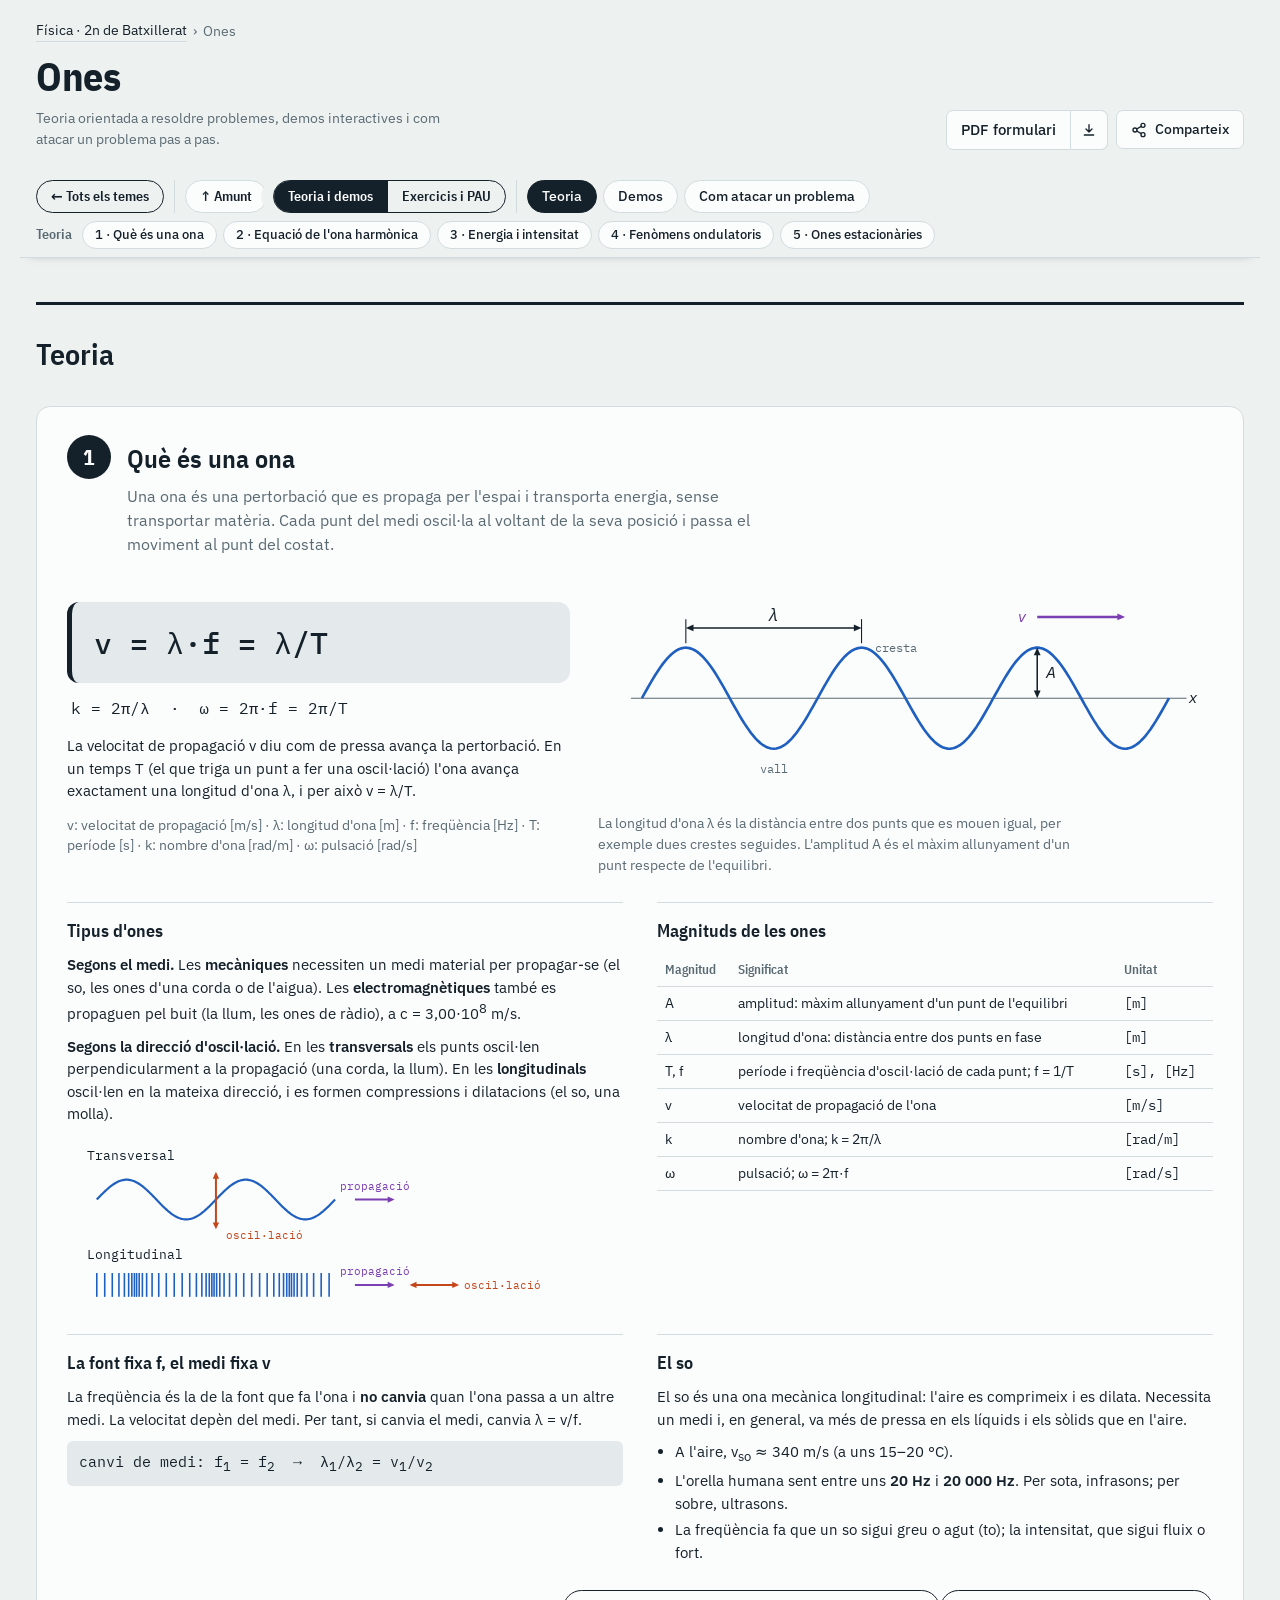
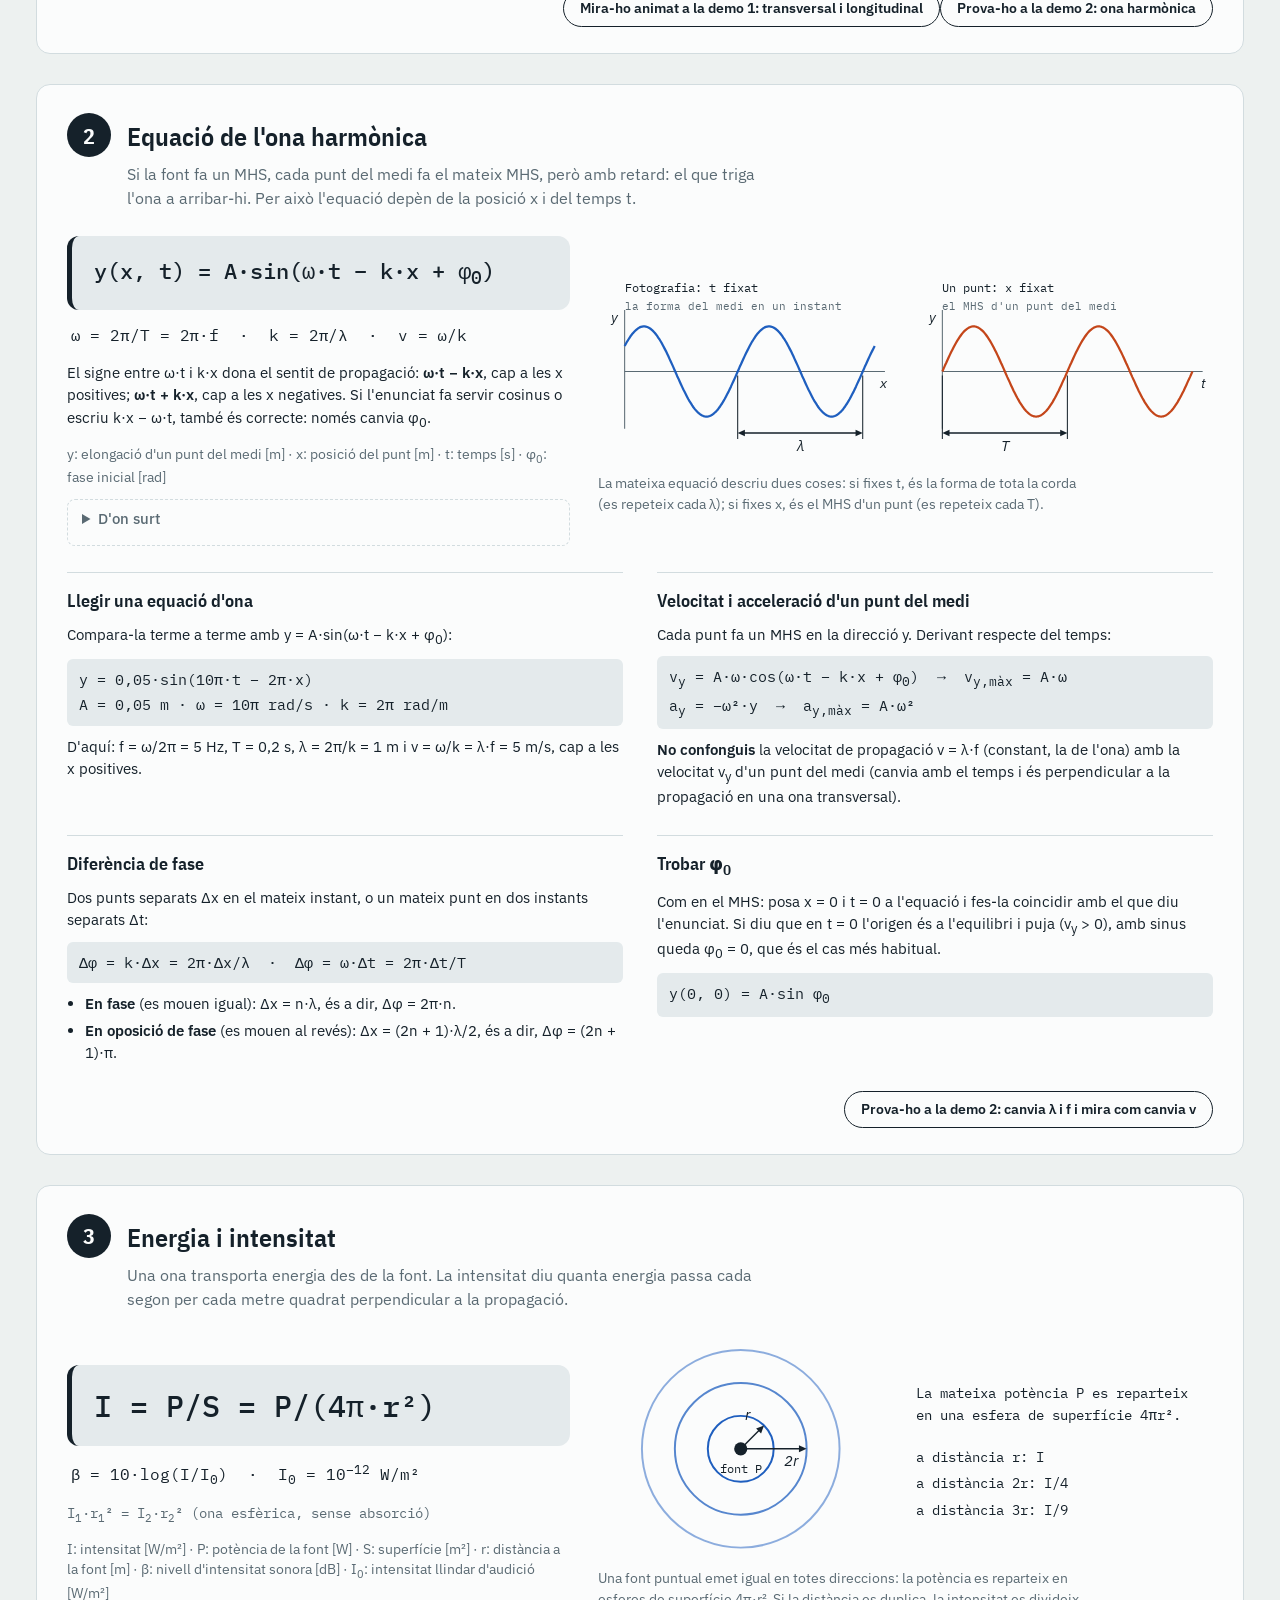
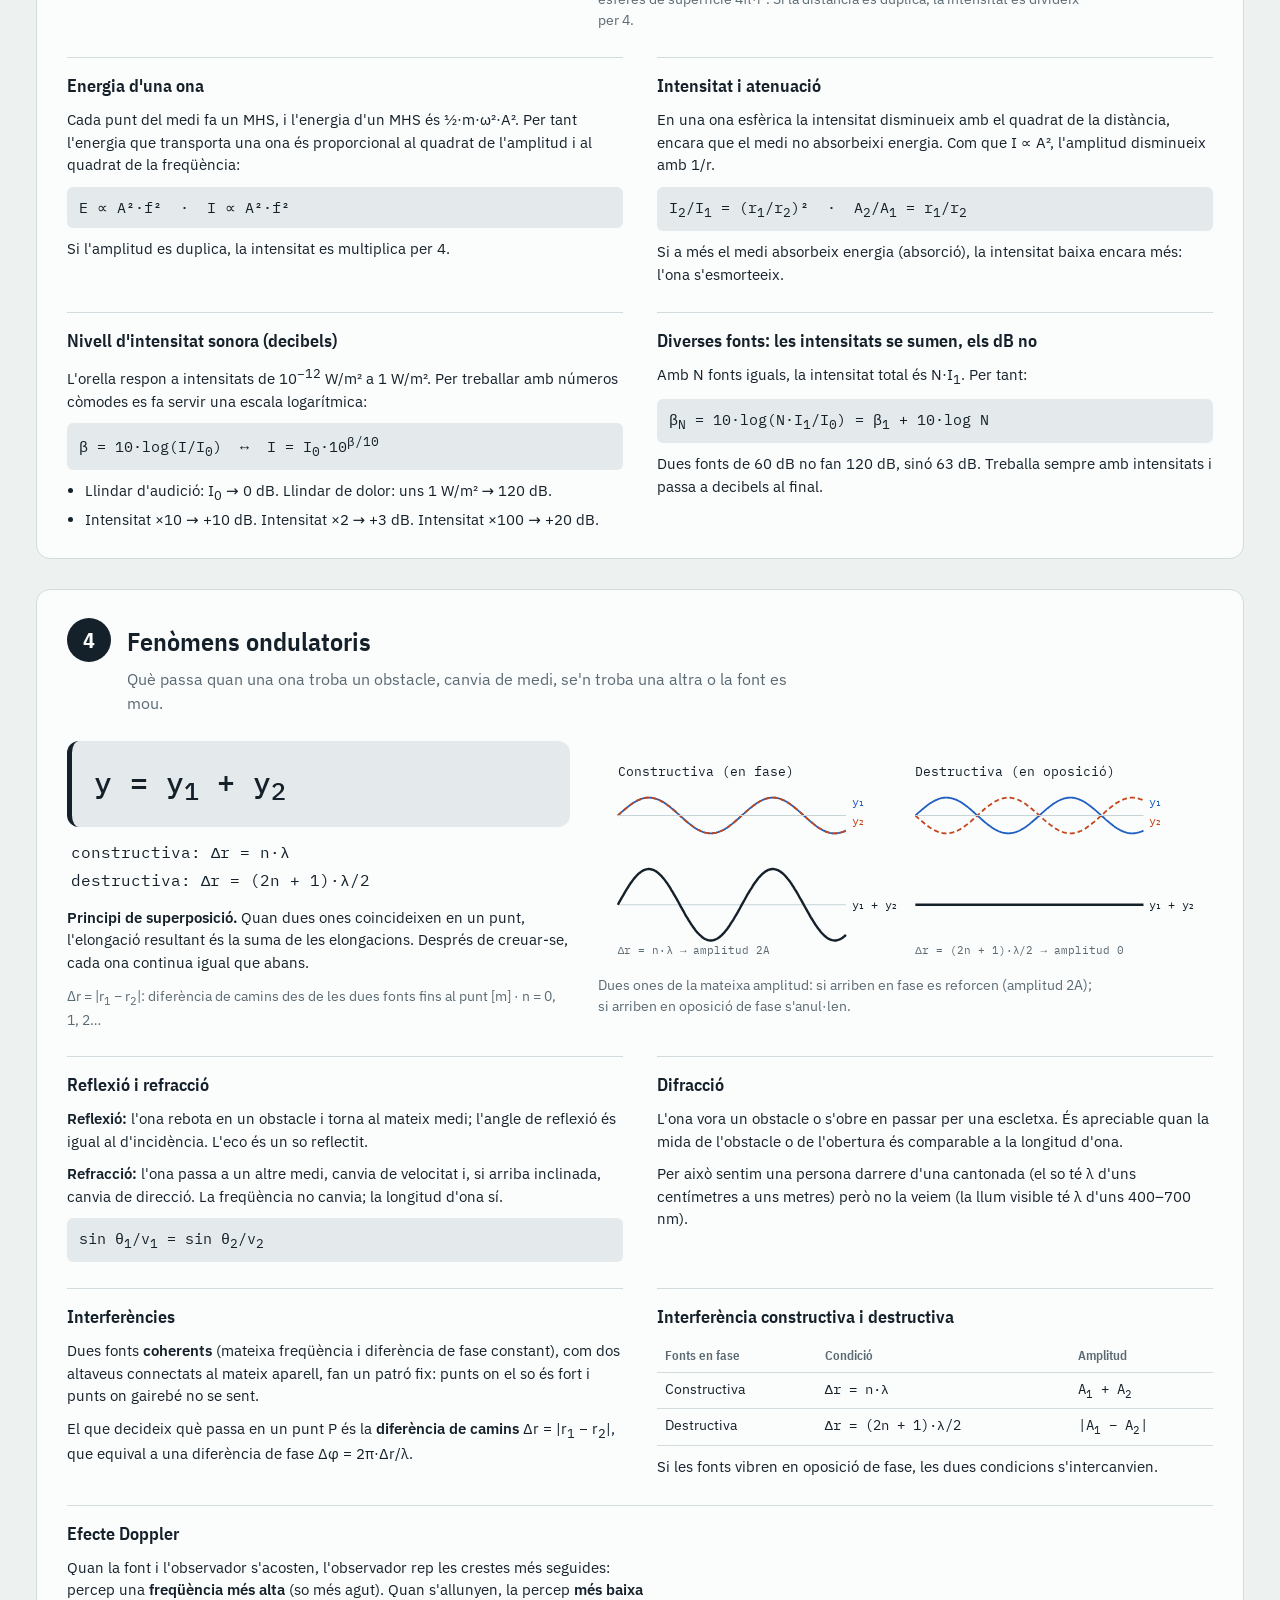
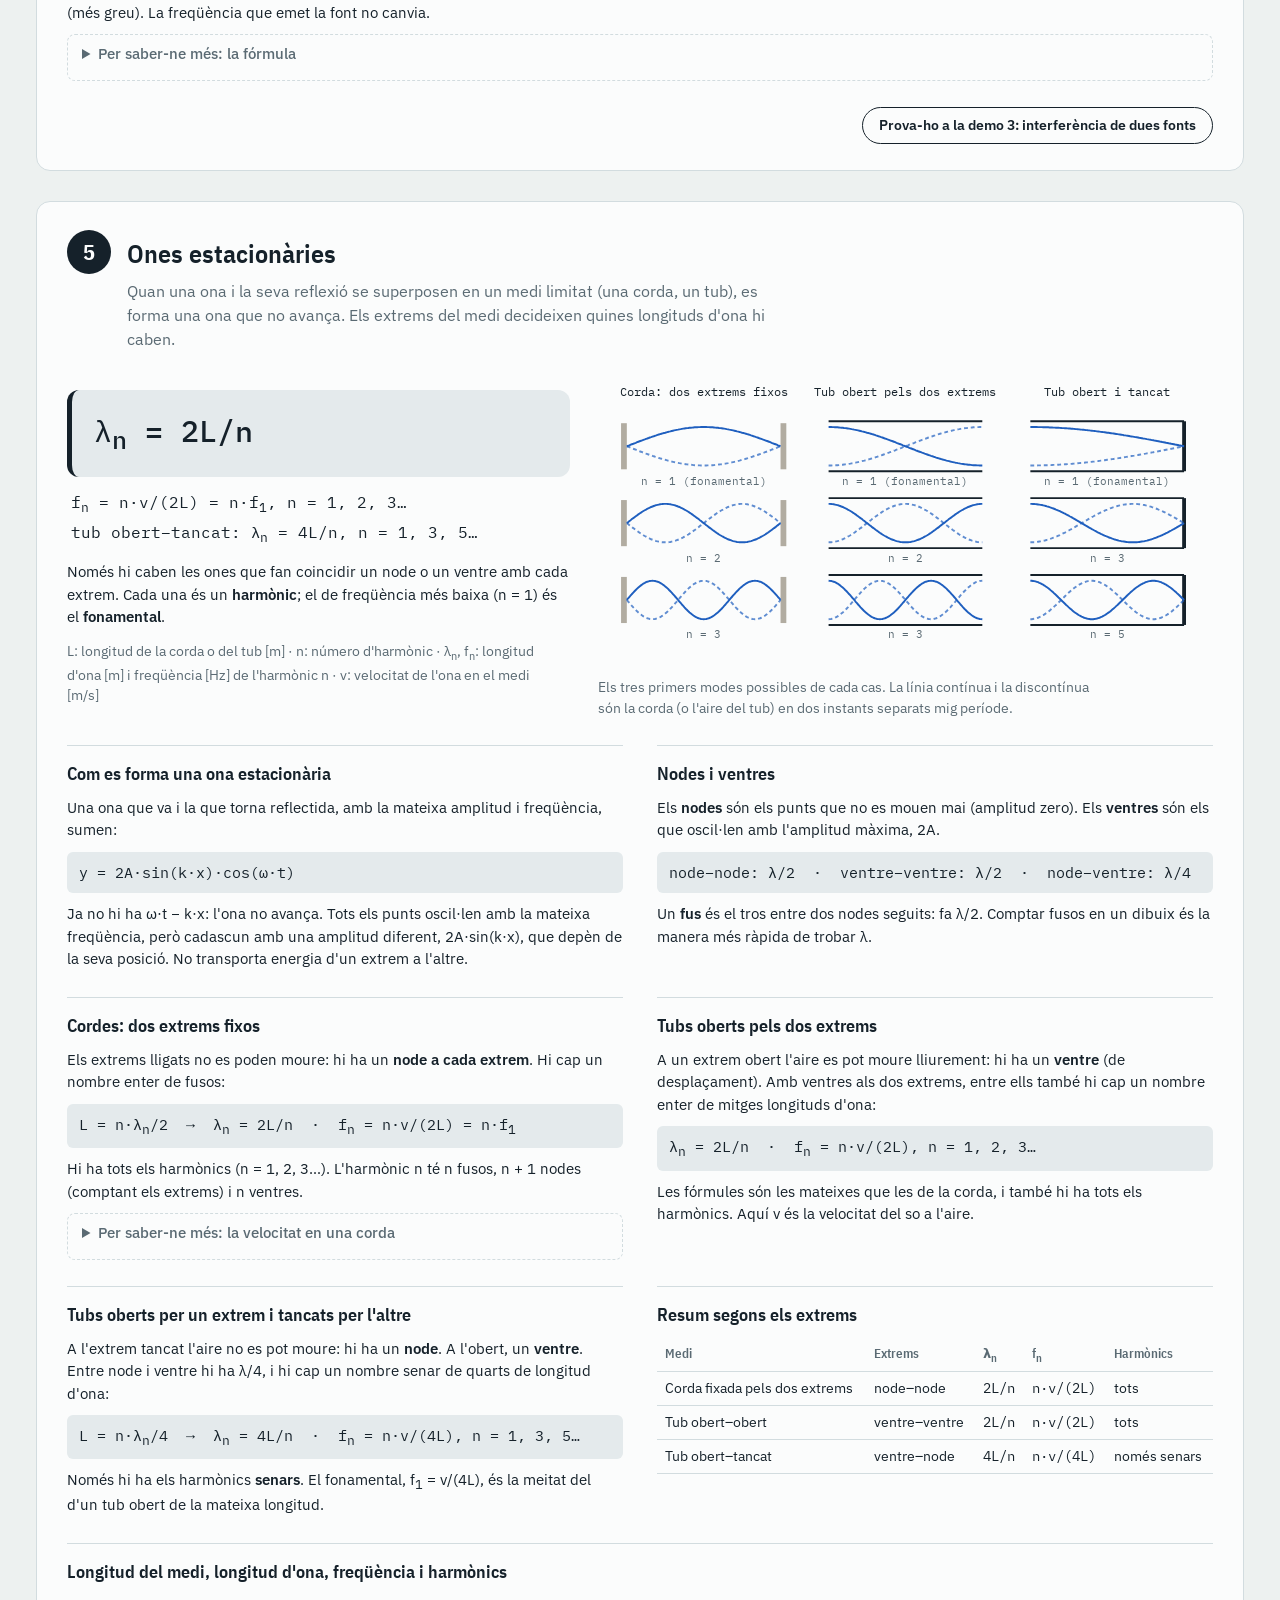
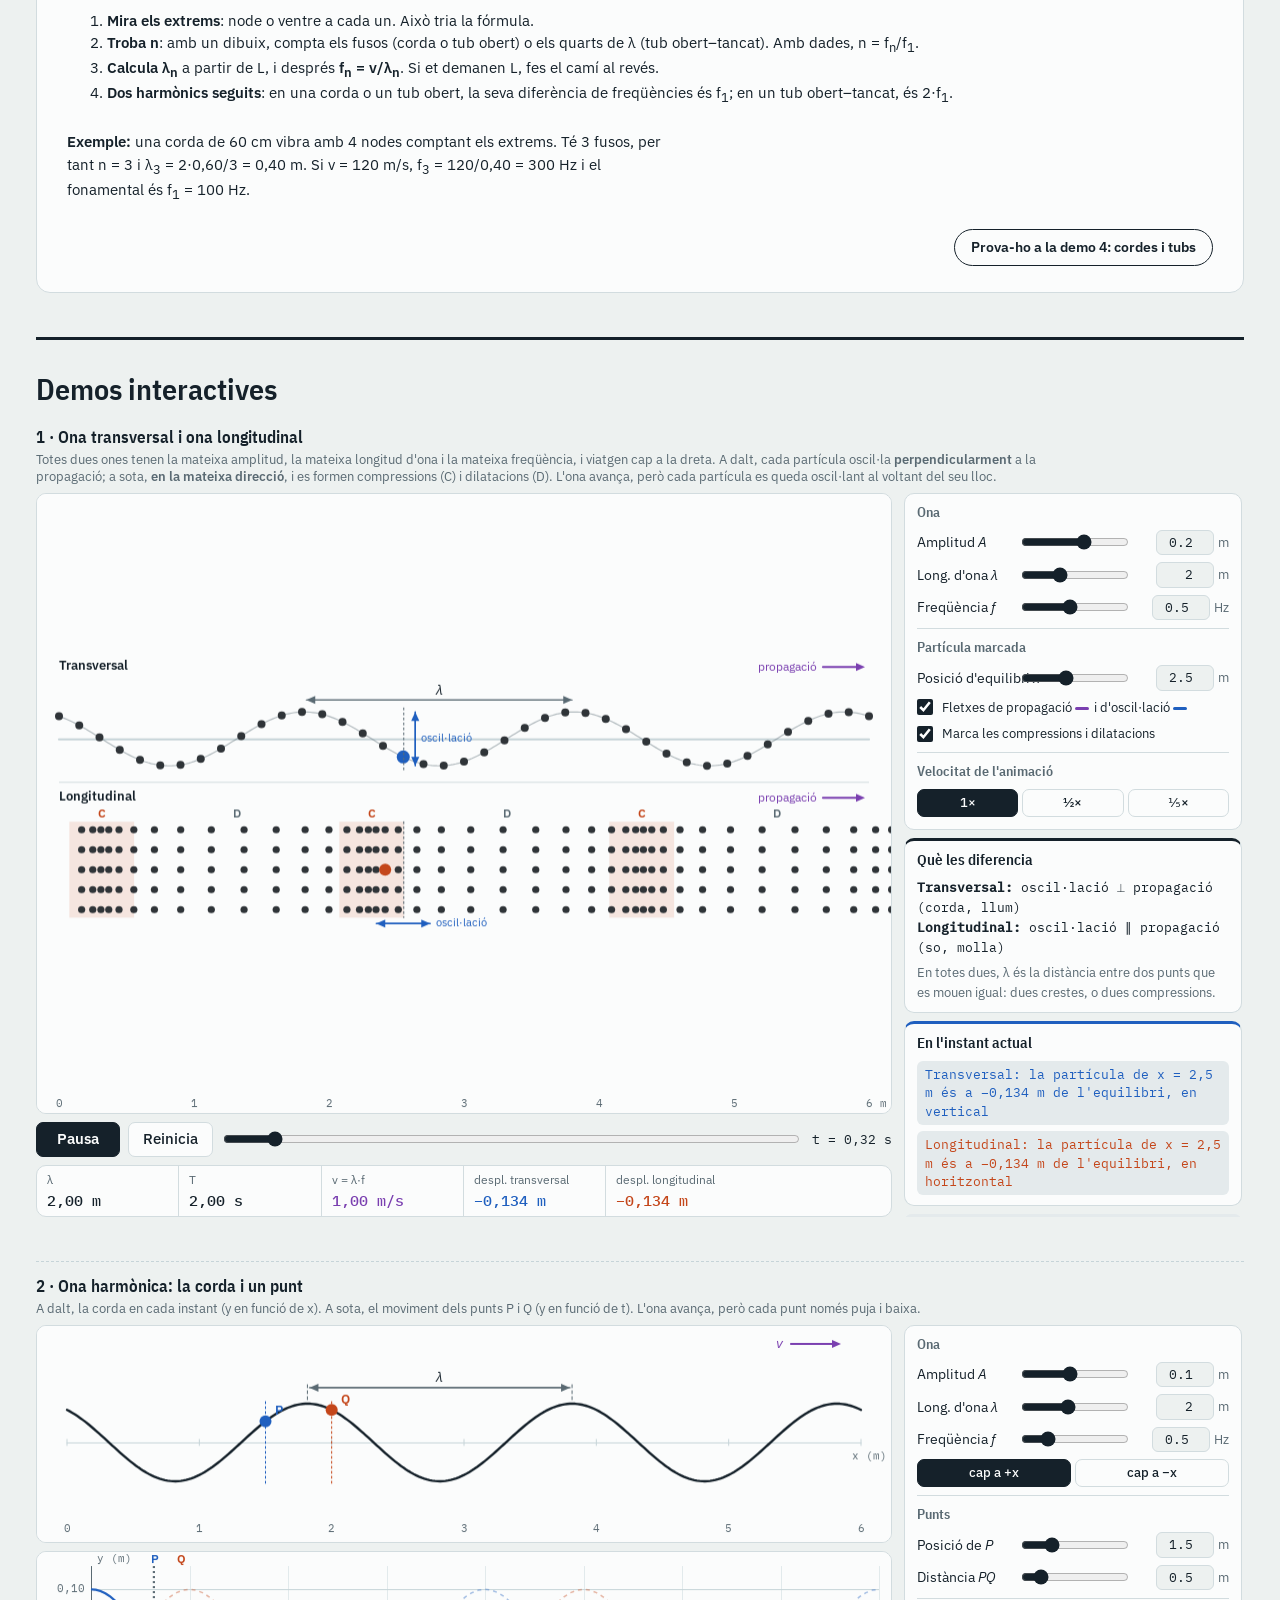
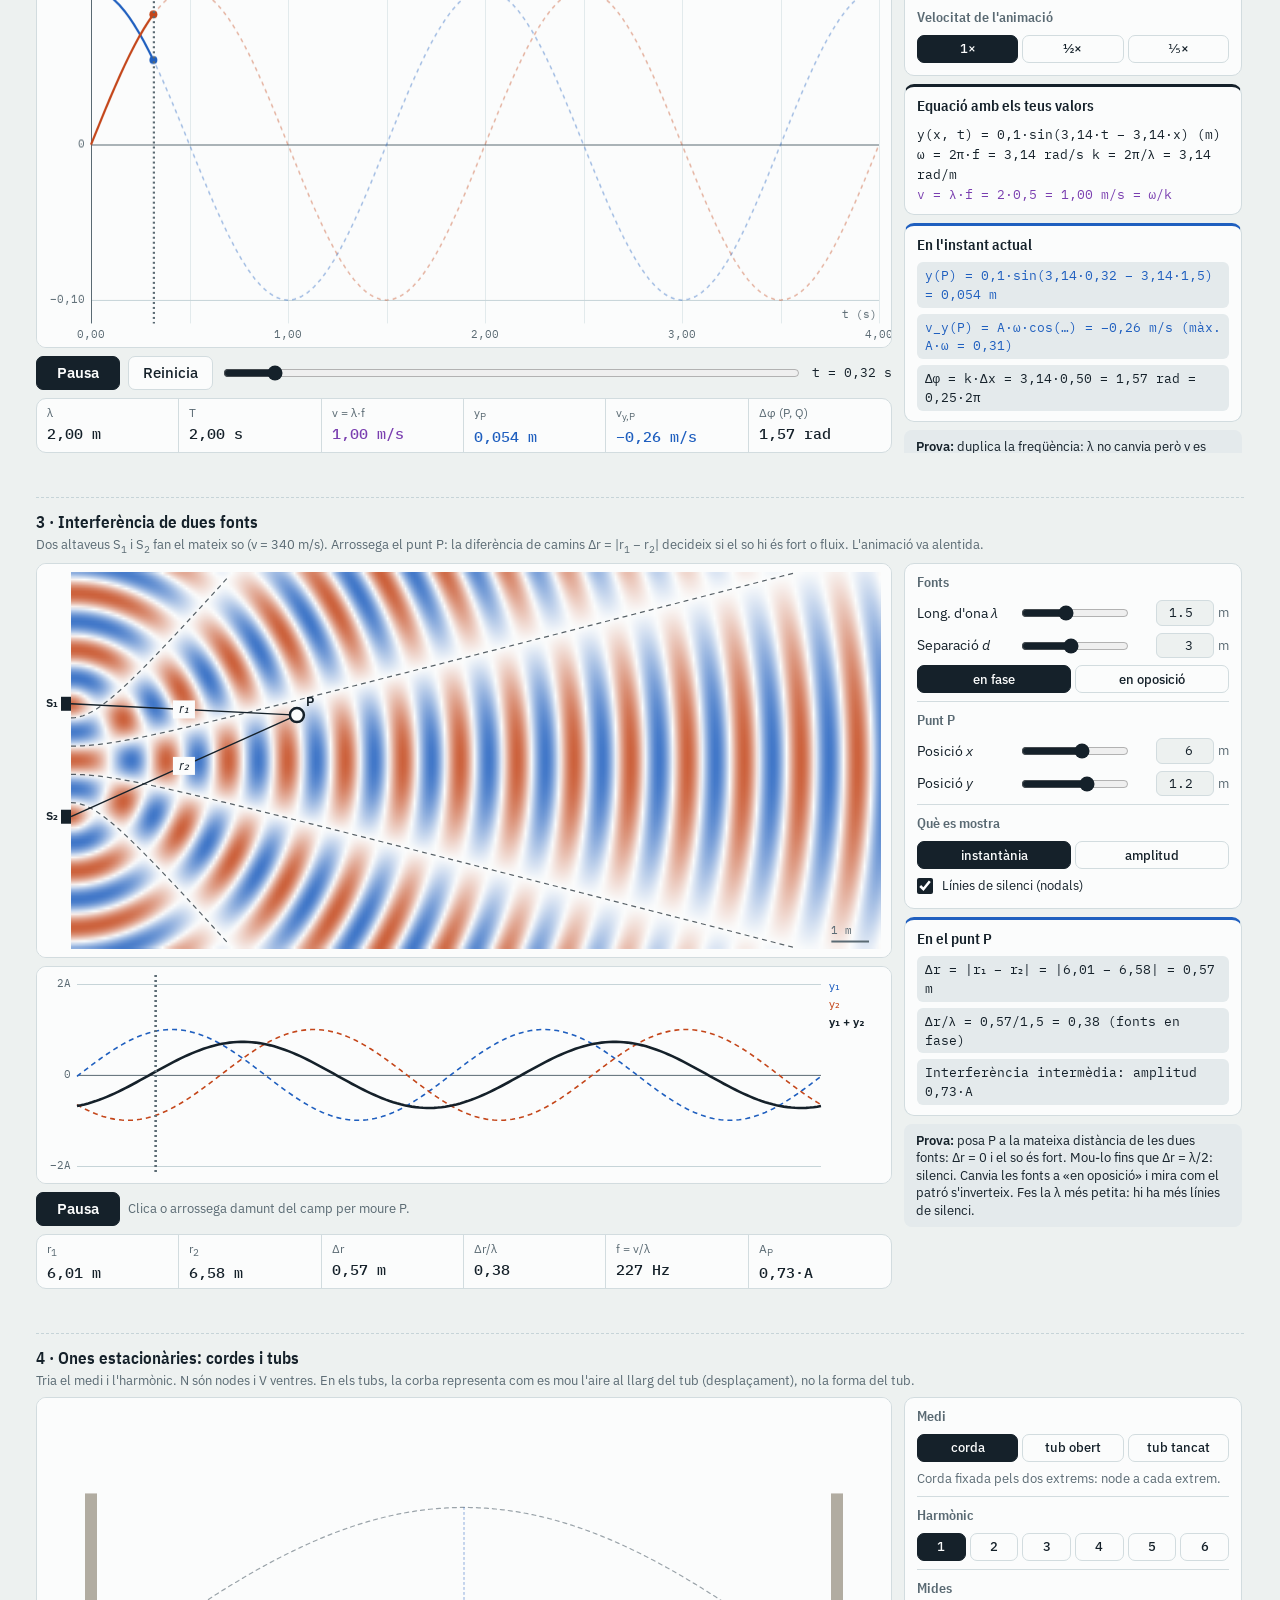
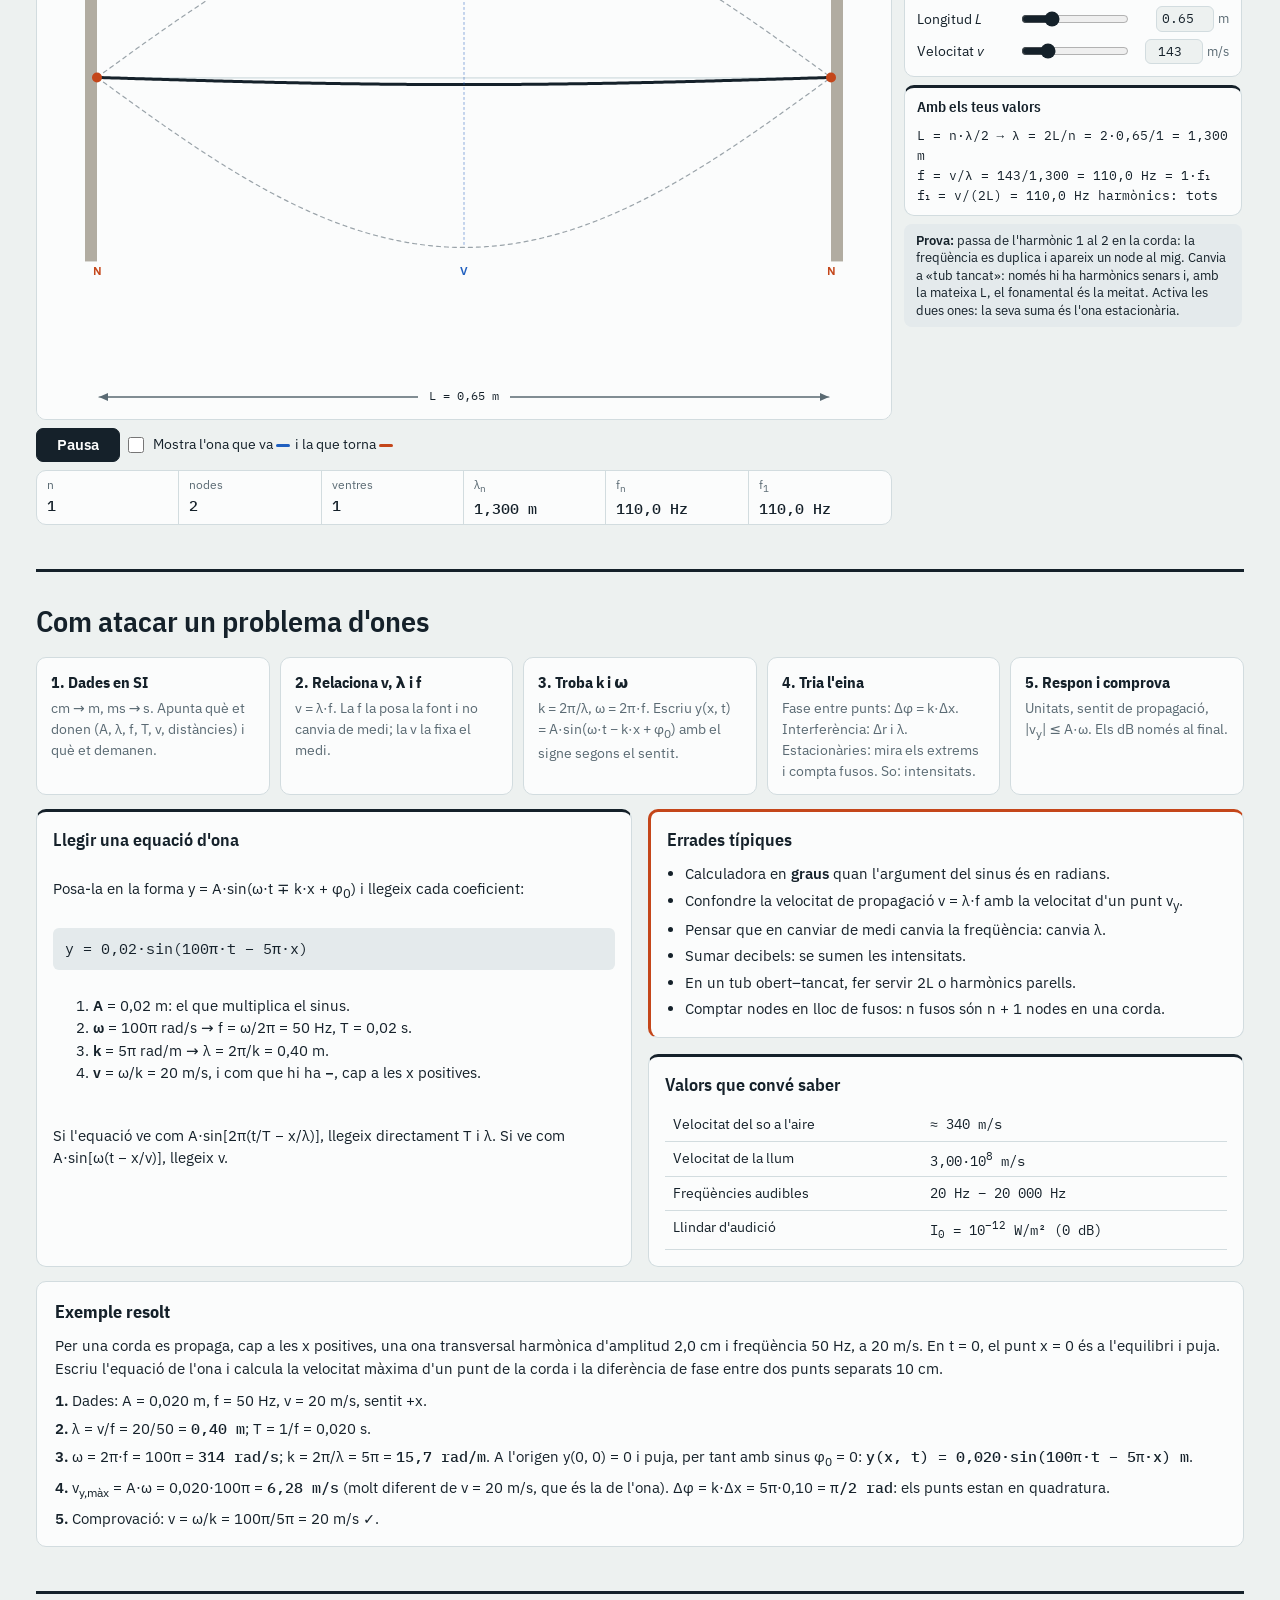
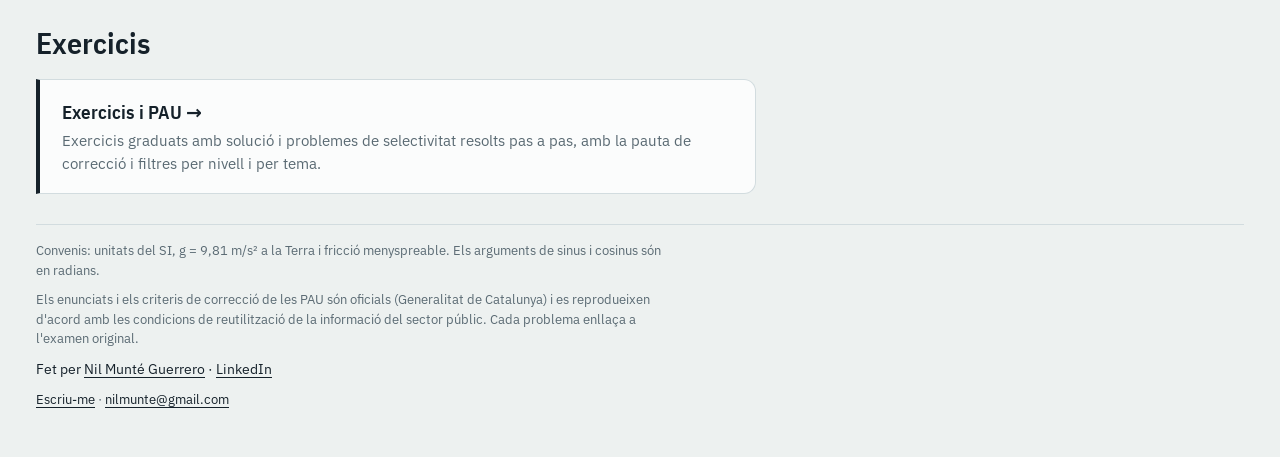
<file: src/temes/ones/index.html>
<!DOCTYPE html>
<html lang="ca">
<head>
<meta charset="utf-8">
<meta name="viewport" content="width=device-width, initial-scale=1, viewport-fit=cover">
<title>Ones: teoria i demos interactives</title>
<meta name="description" content="Ones a 2n de Batxillerat: equació de l'ona harmònica, so i decibels, interferències, efecte Doppler i ones estacionàries en cordes i tubs, amb demos interactives, exercicis resolts i problemes de les PAU.">
<link rel="canonical" href="https://nil-munte.github.io/fisica-2n-bat/temes/ones/">
<!-- Previsualització en compartir (WhatsApp, Telegram, LinkedIn, X, Bluesky...). Si canvieu de domini, substituïu https://nil-munte.github.io/fisica-2n-bat/ (og:url, og:image, canonical). -->
<meta property="og:type" content="website">
<meta property="og:site_name" content="Física · 2n de Batxillerat">
<meta property="og:locale" content="ca_ES">
<meta property="og:title" content="Ones · Física 2n de Batxillerat">
<meta property="og:description" content="Ones a 2n de Batxillerat: equació de l'ona harmònica, so i decibels, interferències, efecte Doppler i ones estacionàries en cordes i tubs, amb demos interactives, exercicis resolts i problemes de les PAU.">
<meta property="og:url" content="https://nil-munte.github.io/fisica-2n-bat/temes/ones/">
<meta property="og:image" content="https://nil-munte.github.io/fisica-2n-bat/img/og-ones.png">
<meta property="og:image:type" content="image/png">
<meta property="og:image:width" content="1200">
<meta property="og:image:height" content="630">
<meta property="og:image:alt" content="Física · 2n de Batxillerat: ones">
<meta name="twitter:card" content="summary_large_image">
<meta name="twitter:title" content="Ones · Física 2n de Batxillerat">
<meta name="twitter:description" content="Ones a 2n de Batxillerat: equació de l'ona harmònica, so i decibels, interferències, efecte Doppler i ones estacionàries en cordes i tubs, amb demos interactives, exercicis resolts i problemes de les PAU.">
<meta name="twitter:image" content="https://nil-munte.github.io/fisica-2n-bat/img/og-ones.png">
<link rel="preload" href="../../lletres/ibm-plex-sans-400-latin.woff2" as="font" type="font/woff2" crossorigin>
<link rel="stylesheet" href="../../lletres/lletres.css">
<link rel="stylesheet" href="tema.css">
<script type="application/ld+json">{"@context": "https://schema.org", "@type": "LearningResource", "name": "Ones", "url": "https://nil-munte.github.io/fisica-2n-bat/temes/ones/", "inLanguage": "ca", "educationalLevel": "2n de Batxillerat", "teaches": "Ones", "learningResourceType": ["teoria", "demostració interactiva", "exercicis resolts"], "isAccessibleForFree": true, "author": {"@type": "Person", "name": "Nil Munté Guerrero", "url": "https://nil-munte.github.io", "sameAs": ["https://www.linkedin.com/in/nilmunte/"]}}</script>
<script type="application/ld+json">{"@context": "https://schema.org", "@type": "BreadcrumbList", "itemListElement": [{"@type": "ListItem", "position": 1, "name": "Física · 2n de Batxillerat", "item": "https://nil-munte.github.io/fisica-2n-bat/"}, {"@type": "ListItem", "position": 2, "name": "Ones", "item": "https://nil-munte.github.io/fisica-2n-bat/temes/ones/"}]}</script>
</head>
<body>
<div class="wrap">

  <div class="printhead ph-ex">
    <div class="ph1">Ones</div>
    <p>Física 2n de Batxillerat</p>
  </div>
  <div class="printhead ph-f">
    <div class="ph1">Formulari · Ones</div>
    <p>Física 2n de Batxillerat</p>
  </div>

  <header id="inici">
    <div>
      <nav class="crumbs" aria-label="Ruta"><a href="../../index.html">Física · 2n de Batxillerat</a><span aria-hidden="true">›</span><span aria-current="page">Ones</span></nav>
      <h1>Ones</h1>
      <p class="sub">Teoria orientada a resoldre problemes, demos interactives i com atacar un problema pas a pas.</p>
    </div>
    <div class="printbtns">
      <span class="dlg"><a class="btn" href="pdf/ones-formulari.pdf" target="_blank" rel="noopener" title="Obre el formulari d'ones en una pestanya nova">PDF formulari</a><a class="btn ic" href="pdf/ones-formulari.pdf" download="Ones - Formulari.pdf" title="Descarrega el formulari d'ones" aria-label="Descarrega el formulari d'ones"><svg viewBox="0 0 24 24" width="16" height="16" aria-hidden="true"><path d="M12 4v11m0 0-4.5-4.5M12 15l4.5-4.5M5 19.5h14" fill="none" stroke="currentColor" stroke-width="2" stroke-linecap="round" stroke-linejoin="round"/></svg></a></span>
      <span data-share hidden></span>
    </div>
  </header>

  <div class="topbar" id="topbar">
  <nav class="toc" aria-label="Seccions">
    <a href="../../index.html" class="home" title="Torna a la llista de temes">← Tots els temes</a><span class="sep"></span><a href="#inici" class="top" title="Torna al principi d'aquesta pàgina">↑ Amunt</a>
    <span class="pagetabs" role="group" aria-label="Pàgines del tema"><span class="pt on" aria-current="page">Teoria i demos</span><a class="pt" href="exercicis/">Exercicis i PAU</a></span><span class="sep"></span><a href="#teoria">Teoria</a><a href="#demos">Demos</a><a href="#metode">Com atacar un problema</a>
  </nav>
  <nav class="secnav" id="secnav" aria-label="Apartats d'aquesta secció"></nav>
  </div>

  <!-- ===================== TEORIA ===================== -->
  <main>
  <section class="blk" id="teoria">
    <h2>Teoria</h2>

    <!-- BLOC 1 -->
    <article class="tblock" id="b1">
      <header class="bhd"><span class="bn">1</span><div><h3>Què és una ona</h3><p class="lede">Una ona és una pertorbació que es propaga per l'espai i transporta energia, sense transportar matèria. Cada punt del medi oscil·la al voltant de la seva posició i passa el moviment al punt del costat.</p></div></header>
      <div class="hero">
        <div class="herof">
          <div class="keybig">v = λ·f = λ/T</div>
          <div class="keysec">k = 2π/λ &nbsp;·&nbsp; ω = 2π·f = 2π/T</div>
          <p>La velocitat de propagació v diu com de pressa avança la pertorbació. En un temps T (el que triga un punt a fer una oscil·lació) l'ona avança exactament una longitud d'ona λ, i per això v = λ/T.</p>
          <p class="units">v: velocitat de propagació [m/s] · λ: longitud d'ona [m] · f: freqüència [Hz] · T: període [s] · k: nombre d'ona [rad/m] · ω: pulsació [rad/s]</p>
        </div>
        <figure class="herofig"><div class="figwrap"><svg class="fig" viewBox="0 0 560 200" role="img" aria-label="Una ona en un instant: longitud d'ona λ entre dues crestes, amplitud A i sentit de propagació"><line x1="30.0" y1="104.0" x2="536.0" y2="104.0" stroke="var(--muted)" stroke-width="1"/><text x="538.0" y="108.0" text-anchor="start" class="lab" style="fill:var(--ink);font-size:15px">x</text><path d="M40.0 104.0 L42.4 99.7 L44.8 95.4 L47.2 91.2 L49.6 87.1 L52.0 83.1 L54.4 79.4 L56.8 75.8 L59.2 72.5 L61.6 69.5 L64.0 66.8 L66.4 64.4 L68.8 62.4 L71.2 60.7 L73.6 59.4 L76.0 58.6 L78.4 58.1 L80.8 58.0 L83.2 58.4 L85.6 59.1 L88.0 60.3 L90.4 61.8 L92.8 63.7 L95.2 66.0 L97.6 68.6 L100.0 71.5 L102.4 74.7 L104.8 78.1 L107.2 81.8 L109.6 85.7 L112.0 89.8 L114.4 94.0 L116.8 98.2 L119.2 102.6 L121.6 106.9 L124.0 111.2 L126.4 115.4 L128.8 119.6 L131.2 123.6 L133.6 127.4 L136.0 131.0 L138.4 134.4 L140.8 137.5 L143.2 140.3 L145.6 142.8 L148.0 145.0 L150.4 146.8 L152.8 148.2 L155.2 149.2 L157.6 149.8 L160.0 150.0 L162.4 149.8 L164.8 149.2 L167.2 148.2 L169.6 146.8 L172.0 145.0 L174.4 142.8 L176.8 140.3 L179.2 137.5 L181.6 134.4 L184.0 131.0 L186.4 127.4 L188.8 123.6 L191.2 119.6 L193.6 115.4 L196.0 111.2 L198.4 106.9 L200.8 102.6 L203.2 98.2 L205.6 94.0 L208.0 89.8 L210.4 85.7 L212.8 81.8 L215.2 78.1 L217.6 74.7 L220.0 71.5 L222.4 68.6 L224.8 66.0 L227.2 63.7 L229.6 61.8 L232.0 60.3 L234.4 59.1 L236.8 58.4 L239.2 58.0 L241.6 58.1 L244.0 58.6 L246.4 59.4 L248.8 60.7 L251.2 62.4 L253.6 64.4 L256.0 66.8 L258.4 69.5 L260.8 72.5 L263.2 75.8 L265.6 79.4 L268.0 83.1 L270.4 87.1 L272.8 91.2 L275.2 95.4 L277.6 99.7 L280.0 104.0 L282.4 108.3 L284.8 112.6 L287.2 116.8 L289.6 120.9 L292.0 124.9 L294.4 128.6 L296.8 132.2 L299.2 135.5 L301.6 138.5 L304.0 141.2 L306.4 143.6 L308.8 145.6 L311.2 147.3 L313.6 148.6 L316.0 149.4 L318.4 149.9 L320.8 150.0 L323.2 149.6 L325.6 148.9 L328.0 147.7 L330.4 146.2 L332.8 144.3 L335.2 142.0 L337.6 139.4 L340.0 136.5 L342.4 133.3 L344.8 129.9 L347.2 126.2 L349.6 122.3 L352.0 118.2 L354.4 114.0 L356.8 109.8 L359.2 105.4 L361.6 101.1 L364.0 96.8 L366.4 92.6 L368.8 88.4 L371.2 84.4 L373.6 80.6 L376.0 77.0 L378.4 73.6 L380.8 70.5 L383.2 67.7 L385.6 65.2 L388.0 63.0 L390.4 61.2 L392.8 59.8 L395.2 58.8 L397.6 58.2 L400.0 58.0 L402.4 58.2 L404.8 58.8 L407.2 59.8 L409.6 61.2 L412.0 63.0 L414.4 65.2 L416.8 67.7 L419.2 70.5 L421.6 73.6 L424.0 77.0 L426.4 80.6 L428.8 84.4 L431.2 88.4 L433.6 92.6 L436.0 96.8 L438.4 101.1 L440.8 105.4 L443.2 109.8 L445.6 114.0 L448.0 118.2 L450.4 122.3 L452.8 126.2 L455.2 129.9 L457.6 133.3 L460.0 136.5 L462.4 139.4 L464.8 142.0 L467.2 144.3 L469.6 146.2 L472.0 147.7 L474.4 148.9 L476.8 149.6 L479.2 150.0 L481.6 149.9 L484.0 149.4 L486.4 148.6 L488.8 147.3 L491.2 145.6 L493.6 143.6 L496.0 141.2 L498.4 138.5 L500.8 135.5 L503.2 132.2 L505.6 128.6 L508.0 124.9 L510.4 120.9 L512.8 116.8 L515.2 112.6 L517.6 108.3 L520.0 104.0" fill="none" stroke="var(--x)" stroke-width="2.4" stroke-linejoin="round"/><line x1="80.0" y1="54.0" x2="80.0" y2="32.0" stroke="var(--ink)" stroke-width="1"/><line x1="240.0" y1="54.0" x2="240.0" y2="32.0" stroke="var(--ink)" stroke-width="1"/><line x1="84.9" y1="40.0" x2="235.1" y2="40.0" stroke="var(--ink)" stroke-width="1.4"/><polygon points="240.0,40.0 233.0,43.1 233.0,36.9" fill="var(--ink)"/><polygon points="80.0,40.0 87.0,36.9 87.0,43.1" fill="var(--ink)"/><text x="160.0" y="34.0" text-anchor="middle" class="lab" style="fill:var(--ink);font-size:16px">λ</text><line x1="400.0" y1="99.1" x2="400.0" y2="62.9" stroke="var(--ink)" stroke-width="1.4"/><polygon points="400.0,58.0 403.1,65.0 396.9,65.0" fill="var(--ink)"/><polygon points="400.0,104.0 396.9,97.0 403.1,97.0" fill="var(--ink)"/><text x="408.0" y="86.0" text-anchor="start" class="lab" style="fill:var(--ink);font-size:15px">A</text><line x1="400.0" y1="30.0" x2="475.1" y2="30.0" stroke="var(--f)" stroke-width="2.2"/><polygon points="480.0,30.0 473.0,33.1 473.0,26.9" fill="var(--f)"/><text x="390.0" y="35.0" text-anchor="end" class="lab" style="fill:var(--f);font-size:15px">v</text><text x="160.0" y="172.0" text-anchor="middle" style="fill:var(--muted);font-size:11px">vall</text><text x="240.0" y="26.0" text-anchor="middle" style="fill:var(--muted);font-size:12px"></text><text x="166.0" y="96.0" text-anchor="start" style="fill:var(--muted);font-size:12px"></text><text x="252.0" y="62.0" text-anchor="start" style="fill:var(--muted);font-size:11px">cresta</text></svg></div>
          <figcaption>La longitud d'ona λ és la distància entre dos punts que es mouen igual, per exemple dues crestes seguides. L'amplitud A és el màxim allunyament d'un punt respecte de l'equilibri.</figcaption>
        </figure>
      </div>
      <div class="subgrid">
        <section class="tsub">
          <h4>Tipus d'ones</h4>
          <p><b>Segons el medi.</b> Les <b>mecàniques</b> necessiten un medi material per propagar-se (el so, les ones d'una corda o de l'aigua). Les <b>electromagnètiques</b> també es propaguen pel buit (la llum, les ones de ràdio), a c = 3,00·10<sup>8</sup> m/s.</p>
          <p><b>Segons la direcció d'oscil·lació.</b> En les <b>transversals</b> els punts oscil·len perpendicularment a la propagació (una corda, la llum). En les <b>longitudinals</b> oscil·len en la mateixa direcció, i es formen compressions i dilatacions (el so, una molla).</p>
          <div class="figwrap"><svg class="fig" viewBox="0 0 560 170" role="img" aria-label="Ona transversal (oscil·lació perpendicular a la propagació) i ona longitudinal (oscil·lació en la mateixa direcció)"><text x="20.0" y="22.0" text-anchor="start" style="fill:var(--ink);font-size:13px">Transversal</text><path d="M30.0 62.0 L31.2 60.7 L32.4 59.5 L33.6 58.3 L34.8 57.0 L36.0 55.8 L37.2 54.6 L38.4 53.5 L39.6 52.4 L40.8 51.3 L42.0 50.2 L43.2 49.3 L44.4 48.3 L45.6 47.4 L46.8 46.6 L48.0 45.8 L49.2 45.1 L50.4 44.5 L51.6 43.9 L52.8 43.4 L54.0 43.0 L55.2 42.6 L56.4 42.4 L57.6 42.2 L58.8 42.0 L60.0 42.0 L61.2 42.0 L62.4 42.2 L63.6 42.4 L64.8 42.6 L66.0 43.0 L67.2 43.4 L68.4 43.9 L69.6 44.5 L70.8 45.1 L72.0 45.8 L73.2 46.6 L74.4 47.4 L75.6 48.3 L76.8 49.3 L78.0 50.2 L79.2 51.3 L80.4 52.4 L81.6 53.5 L82.8 54.6 L84.0 55.8 L85.2 57.0 L86.4 58.3 L87.6 59.5 L88.8 60.7 L90.0 62.0 L91.2 63.3 L92.4 64.5 L93.6 65.7 L94.8 67.0 L96.0 68.2 L97.2 69.4 L98.4 70.5 L99.6 71.6 L100.8 72.7 L102.0 73.8 L103.2 74.7 L104.4 75.7 L105.6 76.6 L106.8 77.4 L108.0 78.2 L109.2 78.9 L110.4 79.5 L111.6 80.1 L112.8 80.6 L114.0 81.0 L115.2 81.4 L116.4 81.6 L117.6 81.8 L118.8 82.0 L120.0 82.0 L121.2 82.0 L122.4 81.8 L123.6 81.6 L124.8 81.4 L126.0 81.0 L127.2 80.6 L128.4 80.1 L129.6 79.5 L130.8 78.9 L132.0 78.2 L133.2 77.4 L134.4 76.6 L135.6 75.7 L136.8 74.7 L138.0 73.8 L139.2 72.7 L140.4 71.6 L141.6 70.5 L142.8 69.4 L144.0 68.2 L145.2 67.0 L146.4 65.7 L147.6 64.5 L148.8 63.3 L150.0 62.0 L151.2 60.7 L152.4 59.5 L153.6 58.3 L154.8 57.0 L156.0 55.8 L157.2 54.6 L158.4 53.5 L159.6 52.4 L160.8 51.3 L162.0 50.2 L163.2 49.3 L164.4 48.3 L165.6 47.4 L166.8 46.6 L168.0 45.8 L169.2 45.1 L170.4 44.5 L171.6 43.9 L172.8 43.4 L174.0 43.0 L175.2 42.6 L176.4 42.4 L177.6 42.2 L178.8 42.0 L180.0 42.0 L181.2 42.0 L182.4 42.2 L183.6 42.4 L184.8 42.6 L186.0 43.0 L187.2 43.4 L188.4 43.9 L189.6 44.5 L190.8 45.1 L192.0 45.8 L193.2 46.6 L194.4 47.4 L195.6 48.3 L196.8 49.3 L198.0 50.2 L199.2 51.3 L200.4 52.4 L201.6 53.5 L202.8 54.6 L204.0 55.8 L205.2 57.0 L206.4 58.3 L207.6 59.5 L208.8 60.7 L210.0 62.0 L211.2 63.3 L212.4 64.5 L213.6 65.7 L214.8 67.0 L216.0 68.2 L217.2 69.4 L218.4 70.5 L219.6 71.6 L220.8 72.7 L222.0 73.8 L223.2 74.7 L224.4 75.7 L225.6 76.6 L226.8 77.4 L228.0 78.2 L229.2 78.9 L230.4 79.5 L231.6 80.1 L232.8 80.6 L234.0 81.0 L235.2 81.4 L236.4 81.6 L237.6 81.8 L238.8 82.0 L240.0 82.0 L241.2 82.0 L242.4 81.8 L243.6 81.6 L244.8 81.4 L246.0 81.0 L247.2 80.6 L248.4 80.1 L249.6 79.5 L250.8 78.9 L252.0 78.2 L253.2 77.4 L254.4 76.6 L255.6 75.7 L256.8 74.7 L258.0 73.8 L259.2 72.7 L260.4 71.6 L261.6 70.5 L262.8 69.4 L264.0 68.2 L265.2 67.0 L266.4 65.7 L267.6 64.5 L268.8 63.3 L270.0 62.0" fill="none" stroke="var(--x)" stroke-width="2.2" stroke-linejoin="round"/><line x1="290.0" y1="62.0" x2="325.1" y2="62.0" stroke="var(--f)" stroke-width="2"/><polygon points="330.0,62.0 323.0,65.2 323.0,58.9" fill="var(--f)"/><text x="310.0" y="52.0" text-anchor="middle" style="fill:var(--f);font-size:11px">propagació</text><line x1="150.0" y1="87.1" x2="150.0" y2="38.9" stroke="var(--y)" stroke-width="2"/><polygon points="150.0,34.0 153.2,41.0 146.8,41.0" fill="var(--y)"/><polygon points="150.0,92.0 146.8,85.0 153.2,85.0" fill="var(--y)"/><text x="160.0" y="102.0" text-anchor="start" style="fill:var(--y);font-size:11px">oscil·lació</text><text x="20.0" y="122.0" text-anchor="start" style="fill:var(--ink);font-size:13px">Longitudinal</text><line x1="30.0" y1="136.0" x2="30.0" y2="160.0" stroke="var(--x)" stroke-width="1.6"/><line x1="38.0" y1="136.0" x2="38.0" y2="160.0" stroke="var(--x)" stroke-width="1.6"/><line x1="45.6" y1="136.0" x2="45.6" y2="160.0" stroke="var(--x)" stroke-width="1.6"/><line x1="52.3" y1="136.0" x2="52.3" y2="160.0" stroke="var(--x)" stroke-width="1.6"/><line x1="57.8" y1="136.0" x2="57.8" y2="160.0" stroke="var(--x)" stroke-width="1.6"/><line x1="62.1" y1="136.0" x2="62.1" y2="160.0" stroke="var(--x)" stroke-width="1.6"/><line x1="65.3" y1="136.0" x2="65.3" y2="160.0" stroke="var(--x)" stroke-width="1.6"/><line x1="67.9" y1="136.0" x2="67.9" y2="160.0" stroke="var(--x)" stroke-width="1.6"/><line x1="70.1" y1="136.0" x2="70.1" y2="160.0" stroke="var(--x)" stroke-width="1.6"/><line x1="72.7" y1="136.0" x2="72.7" y2="160.0" stroke="var(--x)" stroke-width="1.6"/><line x1="75.9" y1="136.0" x2="75.9" y2="160.0" stroke="var(--x)" stroke-width="1.6"/><line x1="80.2" y1="136.0" x2="80.2" y2="160.0" stroke="var(--x)" stroke-width="1.6"/><line x1="85.7" y1="136.0" x2="85.7" y2="160.0" stroke="var(--x)" stroke-width="1.6"/><line x1="92.4" y1="136.0" x2="92.4" y2="160.0" stroke="var(--x)" stroke-width="1.6"/><line x1="100.0" y1="136.0" x2="100.0" y2="160.0" stroke="var(--x)" stroke-width="1.6"/><line x1="108.0" y1="136.0" x2="108.0" y2="160.0" stroke="var(--x)" stroke-width="1.6"/><line x1="116.0" y1="136.0" x2="116.0" y2="160.0" stroke="var(--x)" stroke-width="1.6"/><line x1="123.6" y1="136.0" x2="123.6" y2="160.0" stroke="var(--x)" stroke-width="1.6"/><line x1="130.3" y1="136.0" x2="130.3" y2="160.0" stroke="var(--x)" stroke-width="1.6"/><line x1="135.8" y1="136.0" x2="135.8" y2="160.0" stroke="var(--x)" stroke-width="1.6"/><line x1="140.1" y1="136.0" x2="140.1" y2="160.0" stroke="var(--x)" stroke-width="1.6"/><line x1="143.3" y1="136.0" x2="143.3" y2="160.0" stroke="var(--x)" stroke-width="1.6"/><line x1="145.9" y1="136.0" x2="145.9" y2="160.0" stroke="var(--x)" stroke-width="1.6"/><line x1="148.1" y1="136.0" x2="148.1" y2="160.0" stroke="var(--x)" stroke-width="1.6"/><line x1="150.7" y1="136.0" x2="150.7" y2="160.0" stroke="var(--x)" stroke-width="1.6"/><line x1="153.9" y1="136.0" x2="153.9" y2="160.0" stroke="var(--x)" stroke-width="1.6"/><line x1="158.2" y1="136.0" x2="158.2" y2="160.0" stroke="var(--x)" stroke-width="1.6"/><line x1="163.7" y1="136.0" x2="163.7" y2="160.0" stroke="var(--x)" stroke-width="1.6"/><line x1="170.4" y1="136.0" x2="170.4" y2="160.0" stroke="var(--x)" stroke-width="1.6"/><line x1="178.0" y1="136.0" x2="178.0" y2="160.0" stroke="var(--x)" stroke-width="1.6"/><line x1="186.0" y1="136.0" x2="186.0" y2="160.0" stroke="var(--x)" stroke-width="1.6"/><line x1="194.0" y1="136.0" x2="194.0" y2="160.0" stroke="var(--x)" stroke-width="1.6"/><line x1="201.6" y1="136.0" x2="201.6" y2="160.0" stroke="var(--x)" stroke-width="1.6"/><line x1="208.3" y1="136.0" x2="208.3" y2="160.0" stroke="var(--x)" stroke-width="1.6"/><line x1="213.8" y1="136.0" x2="213.8" y2="160.0" stroke="var(--x)" stroke-width="1.6"/><line x1="218.1" y1="136.0" x2="218.1" y2="160.0" stroke="var(--x)" stroke-width="1.6"/><line x1="221.3" y1="136.0" x2="221.3" y2="160.0" stroke="var(--x)" stroke-width="1.6"/><line x1="223.9" y1="136.0" x2="223.9" y2="160.0" stroke="var(--x)" stroke-width="1.6"/><line x1="226.1" y1="136.0" x2="226.1" y2="160.0" stroke="var(--x)" stroke-width="1.6"/><line x1="228.7" y1="136.0" x2="228.7" y2="160.0" stroke="var(--x)" stroke-width="1.6"/><line x1="231.9" y1="136.0" x2="231.9" y2="160.0" stroke="var(--x)" stroke-width="1.6"/><line x1="236.2" y1="136.0" x2="236.2" y2="160.0" stroke="var(--x)" stroke-width="1.6"/><line x1="241.7" y1="136.0" x2="241.7" y2="160.0" stroke="var(--x)" stroke-width="1.6"/><line x1="248.4" y1="136.0" x2="248.4" y2="160.0" stroke="var(--x)" stroke-width="1.6"/><line x1="256.0" y1="136.0" x2="256.0" y2="160.0" stroke="var(--x)" stroke-width="1.6"/><line x1="264.0" y1="136.0" x2="264.0" y2="160.0" stroke="var(--x)" stroke-width="1.6"/><line x1="290.0" y1="148.0" x2="325.1" y2="148.0" stroke="var(--f)" stroke-width="2"/><polygon points="330.0,148.0 323.0,151.2 323.0,144.8" fill="var(--f)"/><text x="310.0" y="138.0" text-anchor="middle" style="fill:var(--f);font-size:11px">propagació</text><line x1="349.9" y1="148.0" x2="390.1" y2="148.0" stroke="var(--y)" stroke-width="2"/><polygon points="395.0,148.0 388.0,151.2 388.0,144.8" fill="var(--y)"/><polygon points="345.0,148.0 352.0,144.8 352.0,151.2" fill="var(--y)"/><text x="400.0" y="152.0" text-anchor="start" style="fill:var(--y);font-size:11px">oscil·lació</text><text x="49.5" y="176.0" text-anchor="middle" style="fill:var(--muted);font-size:12px"></text></svg></div>
        </section>
        <section class="tsub">
          <h4>Magnituds de les ones</h4>
          <table class="t">
            <tr><th>Magnitud</th><th>Significat</th><th>Unitat</th></tr>
            <tr><td>A</td><td>amplitud: màxim allunyament d'un punt de l'equilibri</td><td class="n">[m]</td></tr>
            <tr><td>λ</td><td>longitud d'ona: distància entre dos punts en fase</td><td class="n">[m]</td></tr>
            <tr><td>T, f</td><td>període i freqüència d'oscil·lació de cada punt; f = 1/T</td><td class="n">[s], [Hz]</td></tr>
            <tr><td>v</td><td>velocitat de propagació de l'ona</td><td class="n">[m/s]</td></tr>
            <tr><td>k</td><td>nombre d'ona; k = 2π/λ</td><td class="n">[rad/m]</td></tr>
            <tr><td>ω</td><td>pulsació; ω = 2π·f</td><td class="n">[rad/s]</td></tr>
          </table>
        </section>
        <section class="tsub">
          <h4>La font fixa f, el medi fixa v</h4>
          <p>La freqüència és la de la font que fa l'ona i <b>no canvia</b> quan l'ona passa a un altre medi. La velocitat depèn del medi. Per tant, si canvia el medi, canvia λ = v/f.</p>
          <div class="keyf">canvi de medi: f<sub>1</sub> = f<sub>2</sub> &nbsp;→&nbsp; λ<sub>1</sub>/λ<sub>2</sub> = v<sub>1</sub>/v<sub>2</sub></div>
        </section>
        <section class="tsub">
          <h4>El so</h4>
          <p>El so és una ona mecànica longitudinal: l'aire es comprimeix i es dilata. Necessita un medi i, en general, va més de pressa en els líquids i els sòlids que en l'aire.</p>
          <ul class="tight">
            <li>A l'aire, v<sub>so</sub> ≈ 340 m/s (a uns 15–20 °C).</li>
            <li>L'orella humana sent entre uns <b>20 Hz</b> i <b>20 000 Hz</b>. Per sota, infrasons; per sobre, ultrasons.</li>
            <li>La freqüència fa que un so sigui greu o agut (to); la intensitat, que sigui fluix o fort.</li>
          </ul>
        </section>
      </div>
      <div class="bfoot"><button class="godemo" data-demo="0">Mira-ho animat a la demo 1: transversal i longitudinal</button><button class="godemo" data-demo="1">Prova-ho a la demo 2: ona harmònica</button></div>
    </article>

    <!-- BLOC 2 -->
    <article class="tblock" id="b2">
      <header class="bhd"><span class="bn">2</span><div><h3>Equació de l'ona harmònica</h3><p class="lede">Si la font fa un MHS, cada punt del medi fa el mateix MHS, però amb retard: el que triga l'ona a arribar-hi. Per això l'equació depèn de la posició x i del temps t.</p></div></header>
      <div class="hero">
        <div class="herof">
          <div class="keybig" style="font-size:clamp(16px,1.8vw,22px)">y(x, t) = A·sin(ω·t − k·x + φ<sub>0</sub>)</div>
          <div class="keysec">ω = 2π/T = 2π·f &nbsp;·&nbsp; k = 2π/λ &nbsp;·&nbsp; v = ω/k</div>
          <p>El signe entre ω·t i k·x dona el sentit de propagació: <b>ω·t − k·x</b>, cap a les x positives; <b>ω·t + k·x</b>, cap a les x negatives. Si l'enunciat fa servir cosinus o escriu k·x − ω·t, també és correcte: només canvia φ<sub>0</sub>.</p>
          <p class="units">y: elongació d'un punt del medi [m] · x: posició del punt [m] · t: temps [s] · φ<sub>0</sub>: fase inicial [rad]</p>
          <details class="more"><summary>D'on surt</summary>
            <p>La font (x = 0) fa y = A·sin(ω·t + φ<sub>0</sub>). Un punt a distància x fa el mateix moviment amb un retard x/v, el temps que triga l'ona a arribar-hi: y = A·sin(ω·(t − x/v) + φ<sub>0</sub>). Com que ω/v = 2π·f/(λ·f) = 2π/λ = k, queda ω·t − k·x.</p>
          </details>
        </div>
        <figure class="herofig"><div class="figwrap"><svg class="fig" viewBox="0 0 600 190" role="img" aria-label="Doble periodicitat d'una ona: en l'espai es repeteix cada λ, en el temps cada T"><text x="26.0" y="22.0" text-anchor="start" style="fill:var(--ink);font-size:12px">Fotografia: t fixat</text><line x1="26.0" y1="100.0" x2="280.0" y2="100.0" stroke="var(--muted)" stroke-width="1"/><line x1="26.0" y1="40.0" x2="26.0" y2="156.0" stroke="var(--muted)" stroke-width="1"/><text x="282.0" y="116.0" text-anchor="end" class="lab" style="fill:var(--ink);font-size:14px">x</text><text x="20.0" y="52.0" text-anchor="end" class="lab" style="fill:var(--ink);font-size:14px">y</text><path d="M26.0 75.2 L27.2 72.9 L28.4 70.8 L29.7 68.8 L30.9 66.9 L32.1 65.1 L33.3 63.5 L34.5 62.1 L35.8 60.7 L37.0 59.6 L38.2 58.6 L39.4 57.7 L40.6 57.0 L41.9 56.5 L43.1 56.2 L44.3 56.0 L45.5 56.0 L46.7 56.2 L48.0 56.6 L49.2 57.1 L50.4 57.8 L51.6 58.6 L52.8 59.7 L54.1 60.9 L55.3 62.2 L56.5 63.7 L57.7 65.3 L58.9 67.1 L60.2 69.0 L61.4 71.0 L62.6 73.1 L63.8 75.4 L65.0 77.7 L66.3 80.1 L67.5 82.7 L68.7 85.2 L69.9 87.9 L71.1 90.5 L72.4 93.3 L73.6 96.0 L74.8 98.8 L76.0 101.5 L77.2 104.3 L78.5 107.0 L79.7 109.7 L80.9 112.4 L82.1 115.0 L83.3 117.6 L84.6 120.1 L85.8 122.5 L87.0 124.8 L88.2 127.1 L89.4 129.2 L90.7 131.2 L91.9 133.1 L93.1 134.9 L94.3 136.5 L95.5 137.9 L96.8 139.3 L98.0 140.4 L99.2 141.4 L100.4 142.3 L101.6 143.0 L102.9 143.5 L104.1 143.8 L105.3 144.0 L106.5 144.0 L107.7 143.8 L109.0 143.4 L110.2 142.9 L111.4 142.2 L112.6 141.4 L113.8 140.3 L115.1 139.1 L116.3 137.8 L117.5 136.3 L118.7 134.7 L119.9 132.9 L121.2 131.0 L122.4 129.0 L123.6 126.9 L124.8 124.6 L126.0 122.3 L127.3 119.9 L128.5 117.3 L129.7 114.8 L130.9 112.1 L132.1 109.5 L133.4 106.7 L134.6 104.0 L135.8 101.2 L137.0 98.5 L138.2 95.7 L139.5 93.0 L140.7 90.3 L141.9 87.6 L143.1 85.0 L144.3 82.4 L145.6 79.9 L146.8 77.5 L148.0 75.2 L149.2 72.9 L150.4 70.8 L151.7 68.8 L152.9 66.9 L154.1 65.1 L155.3 63.5 L156.5 62.1 L157.8 60.7 L159.0 59.6 L160.2 58.6 L161.4 57.7 L162.6 57.0 L163.9 56.5 L165.1 56.2 L166.3 56.0 L167.5 56.0 L168.7 56.2 L170.0 56.6 L171.2 57.1 L172.4 57.8 L173.6 58.6 L174.8 59.7 L176.1 60.9 L177.3 62.2 L178.5 63.7 L179.7 65.3 L180.9 67.1 L182.2 69.0 L183.4 71.0 L184.6 73.1 L185.8 75.4 L187.0 77.7 L188.3 80.1 L189.5 82.7 L190.7 85.2 L191.9 87.9 L193.1 90.5 L194.4 93.3 L195.6 96.0 L196.8 98.8 L198.0 101.5 L199.2 104.3 L200.5 107.0 L201.7 109.7 L202.9 112.4 L204.1 115.0 L205.3 117.6 L206.6 120.1 L207.8 122.5 L209.0 124.8 L210.2 127.1 L211.4 129.2 L212.7 131.2 L213.9 133.1 L215.1 134.9 L216.3 136.5 L217.5 137.9 L218.8 139.3 L220.0 140.4 L221.2 141.4 L222.4 142.3 L223.6 143.0 L224.9 143.5 L226.1 143.8 L227.3 144.0 L228.5 144.0 L229.7 143.8 L231.0 143.4 L232.2 142.9 L233.4 142.2 L234.6 141.4 L235.8 140.3 L237.1 139.1 L238.3 137.8 L239.5 136.3 L240.7 134.7 L241.9 132.9 L243.2 131.0 L244.4 129.0 L245.6 126.9 L246.8 124.6 L248.0 122.3 L249.3 119.9 L250.5 117.3 L251.7 114.8 L252.9 112.1 L254.1 109.5 L255.4 106.7 L256.6 104.0 L257.8 101.2 L259.0 98.5 L260.2 95.7 L261.5 93.0 L262.7 90.3 L263.9 87.6 L265.1 85.0 L266.3 82.4 L267.6 79.9 L268.8 77.5 L270.0 75.2" fill="none" stroke="var(--x)" stroke-width="2.2" stroke-linejoin="round"/><line x1="136.3" y1="104.0" x2="136.3" y2="166.0" stroke="var(--ink)" stroke-width="1"/><line x1="258.3" y1="104.0" x2="258.3" y2="166.0" stroke="var(--ink)" stroke-width="1"/><line x1="141.2" y1="160.0" x2="253.4" y2="160.0" stroke="var(--ink)" stroke-width="1.3"/><polygon points="258.3,160.0 251.3,163.2 251.3,156.8" fill="var(--ink)"/><polygon points="136.3,160.0 143.3,156.8 143.3,163.2" fill="var(--ink)"/><text x="197.3" y="178.0" text-anchor="middle" class="lab" style="fill:var(--ink);font-size:15px">λ</text><text x="26.0" y="40.0" text-anchor="start" style="fill:var(--muted);font-size:11px">la forma del medi en un instant</text><text x="336.0" y="22.0" text-anchor="start" style="fill:var(--ink);font-size:12px">Un punt: x fixat</text><line x1="336.0" y1="100.0" x2="590.0" y2="100.0" stroke="var(--muted)" stroke-width="1"/><line x1="336.0" y1="40.0" x2="336.0" y2="156.0" stroke="var(--muted)" stroke-width="1"/><text x="592.0" y="116.0" text-anchor="end" class="lab" style="fill:var(--ink);font-size:14px">t</text><text x="330.0" y="52.0" text-anchor="end" class="lab" style="fill:var(--ink);font-size:14px">y</text><path d="M336.0 100.0 L337.2 97.2 L338.4 94.5 L339.7 91.8 L340.9 89.1 L342.1 86.4 L343.3 83.8 L344.5 81.3 L345.8 78.8 L347.0 76.4 L348.2 74.1 L349.4 72.0 L350.6 69.9 L351.9 67.9 L353.1 66.1 L354.3 64.4 L355.5 62.8 L356.7 61.4 L358.0 60.2 L359.2 59.1 L360.4 58.2 L361.6 57.4 L362.8 56.8 L364.1 56.3 L365.3 56.1 L366.5 56.0 L367.7 56.1 L368.9 56.3 L370.2 56.8 L371.4 57.4 L372.6 58.2 L373.8 59.1 L375.0 60.2 L376.3 61.4 L377.5 62.8 L378.7 64.4 L379.9 66.1 L381.1 67.9 L382.4 69.9 L383.6 72.0 L384.8 74.1 L386.0 76.4 L387.2 78.8 L388.5 81.3 L389.7 83.8 L390.9 86.4 L392.1 89.1 L393.3 91.8 L394.6 94.5 L395.8 97.2 L397.0 100.0 L398.2 102.8 L399.4 105.5 L400.7 108.2 L401.9 110.9 L403.1 113.6 L404.3 116.2 L405.5 118.7 L406.8 121.2 L408.0 123.6 L409.2 125.9 L410.4 128.0 L411.6 130.1 L412.9 132.1 L414.1 133.9 L415.3 135.6 L416.5 137.2 L417.7 138.6 L419.0 139.8 L420.2 140.9 L421.4 141.8 L422.6 142.6 L423.8 143.2 L425.1 143.7 L426.3 143.9 L427.5 144.0 L428.7 143.9 L429.9 143.7 L431.2 143.2 L432.4 142.6 L433.6 141.8 L434.8 140.9 L436.0 139.8 L437.3 138.6 L438.5 137.2 L439.7 135.6 L440.9 133.9 L442.1 132.1 L443.4 130.1 L444.6 128.0 L445.8 125.9 L447.0 123.6 L448.2 121.2 L449.5 118.7 L450.7 116.2 L451.9 113.6 L453.1 110.9 L454.3 108.2 L455.6 105.5 L456.8 102.8 L458.0 100.0 L459.2 97.2 L460.4 94.5 L461.7 91.8 L462.9 89.1 L464.1 86.4 L465.3 83.8 L466.5 81.3 L467.8 78.8 L469.0 76.4 L470.2 74.1 L471.4 72.0 L472.6 69.9 L473.9 67.9 L475.1 66.1 L476.3 64.4 L477.5 62.8 L478.7 61.4 L480.0 60.2 L481.2 59.1 L482.4 58.2 L483.6 57.4 L484.8 56.8 L486.1 56.3 L487.3 56.1 L488.5 56.0 L489.7 56.1 L490.9 56.3 L492.2 56.8 L493.4 57.4 L494.6 58.2 L495.8 59.1 L497.0 60.2 L498.3 61.4 L499.5 62.8 L500.7 64.4 L501.9 66.1 L503.1 67.9 L504.4 69.9 L505.6 72.0 L506.8 74.1 L508.0 76.4 L509.2 78.8 L510.5 81.3 L511.7 83.8 L512.9 86.4 L514.1 89.1 L515.3 91.8 L516.6 94.5 L517.8 97.2 L519.0 100.0 L520.2 102.8 L521.4 105.5 L522.7 108.2 L523.9 110.9 L525.1 113.6 L526.3 116.2 L527.5 118.7 L528.8 121.2 L530.0 123.6 L531.2 125.9 L532.4 128.0 L533.6 130.1 L534.9 132.1 L536.1 133.9 L537.3 135.6 L538.5 137.2 L539.7 138.6 L541.0 139.8 L542.2 140.9 L543.4 141.8 L544.6 142.6 L545.8 143.2 L547.1 143.7 L548.3 143.9 L549.5 144.0 L550.7 143.9 L551.9 143.7 L553.2 143.2 L554.4 142.6 L555.6 141.8 L556.8 140.9 L558.0 139.8 L559.3 138.6 L560.5 137.2 L561.7 135.6 L562.9 133.9 L564.1 132.1 L565.4 130.1 L566.6 128.0 L567.8 125.9 L569.0 123.6 L570.2 121.2 L571.5 118.7 L572.7 116.2 L573.9 113.6 L575.1 110.9 L576.3 108.2 L577.6 105.5 L578.8 102.8 L580.0 100.0" fill="none" stroke="var(--y)" stroke-width="2.2" stroke-linejoin="round"/><line x1="336.0" y1="104.0" x2="336.0" y2="166.0" stroke="var(--ink)" stroke-width="1"/><line x1="458.0" y1="104.0" x2="458.0" y2="166.0" stroke="var(--ink)" stroke-width="1"/><line x1="340.9" y1="160.0" x2="453.1" y2="160.0" stroke="var(--ink)" stroke-width="1.3"/><polygon points="458.0,160.0 451.0,163.2 451.0,156.8" fill="var(--ink)"/><polygon points="336.0,160.0 343.0,156.8 343.0,163.2" fill="var(--ink)"/><text x="397.0" y="178.0" text-anchor="middle" class="lab" style="fill:var(--ink);font-size:15px">T</text><text x="336.0" y="40.0" text-anchor="start" style="fill:var(--muted);font-size:11px">el MHS d'un punt del medi</text></svg></div>
          <figcaption>La mateixa equació descriu dues coses: si fixes t, és la forma de tota la corda (es repeteix cada λ); si fixes x, és el MHS d'un punt (es repeteix cada T).</figcaption>
        </figure>
      </div>
      <div class="subgrid">
        <section class="tsub">
          <h4>Llegir una equació d'ona</h4>
          <p>Compara-la terme a terme amb y = A·sin(ω·t − k·x + φ<sub>0</sub>):</p>
          <div class="keyf">y = 0,05·sin(10π·t − 2π·x)<br>A = 0,05 m · ω = 10π rad/s · k = 2π rad/m</div>
          <p>D'aquí: f = ω/2π = 5 Hz, T = 0,2 s, λ = 2π/k = 1 m i v = ω/k = λ·f = 5 m/s, cap a les x positives.</p>
        </section>
        <section class="tsub">
          <h4>Velocitat i acceleració d'un punt del medi</h4>
          <p>Cada punt fa un MHS en la direcció y. Derivant respecte del temps:</p>
          <div class="keyf">v<sub>y</sub> = A·ω·cos(ω·t − k·x + φ<sub>0</sub>) &nbsp;→&nbsp; v<sub>y,màx</sub> = A·ω<br>a<sub>y</sub> = −ω²·y &nbsp;→&nbsp; a<sub>y,màx</sub> = A·ω²</div>
          <p><b>No confonguis</b> la velocitat de propagació v = λ·f (constant, la de l'ona) amb la velocitat v<sub>y</sub> d'un punt del medi (canvia amb el temps i és perpendicular a la propagació en una ona transversal).</p>
        </section>
        <section class="tsub">
          <h4>Diferència de fase</h4>
          <p>Dos punts separats Δx en el mateix instant, o un mateix punt en dos instants separats Δt:</p>
          <div class="keyf">Δφ = k·Δx = 2π·Δx/λ &nbsp;·&nbsp; Δφ = ω·Δt = 2π·Δt/T</div>
          <ul class="tight">
            <li><b>En fase</b> (es mouen igual): Δx = n·λ, és a dir, Δφ = 2π·n.</li>
            <li><b>En oposició de fase</b> (es mouen al revés): Δx = (2n + 1)·λ/2, és a dir, Δφ = (2n + 1)·π.</li>
          </ul>
        </section>
        <section class="tsub">
          <h4>Trobar φ<sub>0</sub></h4>
          <p>Com en el MHS: posa x = 0 i t = 0 a l'equació i fes-la coincidir amb el que diu l'enunciat. Si diu que en t = 0 l'origen és a l'equilibri i puja (v<sub>y</sub> &gt; 0), amb sinus queda φ<sub>0</sub> = 0, que és el cas més habitual.</p>
          <div class="keyf">y(0, 0) = A·sin φ<sub>0</sub></div>
        </section>
      </div>
      <div class="bfoot"><button class="godemo" data-demo="1">Prova-ho a la demo 2: canvia λ i f i mira com canvia v</button></div>
    </article>

    <!-- BLOC 3 -->
    <article class="tblock" id="b3">
      <header class="bhd"><span class="bn">3</span><div><h3>Energia i intensitat</h3><p class="lede">Una ona transporta energia des de la font. La intensitat diu quanta energia passa cada segon per cada metre quadrat perpendicular a la propagació.</p></div></header>
      <div class="hero">
        <div class="herof">
          <div class="keybig">I = P/S = P/(4π·r²)</div>
          <div class="keysec">β = 10·log(I/I<sub>0</sub>) &nbsp;·&nbsp; I<sub>0</sub> = 10<sup>−12</sup> W/m²</div>
          <p class="sline">I<sub>1</sub>·r<sub>1</sub>² = I<sub>2</sub>·r<sub>2</sub>² (ona esfèrica, sense absorció)</p>
          <p class="units">I: intensitat [W/m²] · P: potència de la font [W] · S: superfície [m²] · r: distància a la font [m] · β: nivell d'intensitat sonora [dB] · I<sub>0</sub>: intensitat llindar d'audició [W/m²]</p>
        </div>
        <figure class="herofig"><div class="figwrap"><svg class="fig" viewBox="0 0 560 200" role="img" aria-label="Ona esfèrica: la potència de la font es reparteix en esferes cada vegada més grans i la intensitat disminueix amb 1/r²"><circle cx="130" cy="100" r="30" fill="none" stroke="var(--x)" stroke-width="1.8" opacity="1"/><circle cx="130" cy="100" r="60" fill="none" stroke="var(--x)" stroke-width="1.8" opacity="0.75"/><circle cx="130" cy="100" r="90" fill="none" stroke="var(--x)" stroke-width="1.8" opacity="0.5"/><circle cx="130" cy="100" r="6" fill="var(--ink)"/><text x="130.0" y="122.0" text-anchor="middle" style="fill:var(--ink);font-size:11px">font P</text><line x1="130.0" y1="100.0" x2="147.7" y2="82.3" stroke="var(--ink)" stroke-width="1.3"/><polygon points="151.2,78.8 148.5,86.0 144.0,81.5" fill="var(--ink)"/><text x="138.0" y="74.0" text-anchor="end" class="lab" style="fill:var(--ink);font-size:14px">r</text><line x1="130.0" y1="100.0" x2="185.1" y2="100.0" stroke="var(--ink)" stroke-width="1.3"/><polygon points="190.0,100.0 183.0,103.2 183.0,96.8" fill="var(--ink)"/><text x="176.0" y="116.0" text-anchor="middle" class="lab" style="fill:var(--ink);font-size:14px">2r</text><text x="290.0" y="54.0" text-anchor="start" style="fill:var(--ink);font-size:13px">La mateixa potència P es reparteix</text><text x="290.0" y="74.0" text-anchor="start" style="fill:var(--ink);font-size:13px">en una esfera de superfície 4πr².</text><text x="290.0" y="112.0" text-anchor="start" style="fill:var(--ink);font-size:13px">a distància r:   I</text><text x="290.0" y="136.0" text-anchor="start" style="fill:var(--ink);font-size:13px">a distància 2r:  I/4</text><text x="290.0" y="160.0" text-anchor="start" style="fill:var(--ink);font-size:13px">a distància 3r:  I/9</text></svg></div>
          <figcaption>Una font puntual emet igual en totes direccions: la potència es reparteix en esferes de superfície 4π·r². Si la distància es duplica, la intensitat es divideix per 4.</figcaption>
        </figure>
      </div>
      <div class="subgrid">
        <section class="tsub">
          <h4>Energia d'una ona</h4>
          <p>Cada punt del medi fa un MHS, i l'energia d'un MHS és ½·m·ω²·A². Per tant l'energia que transporta una ona és proporcional al quadrat de l'amplitud i al quadrat de la freqüència:</p>
          <div class="keyf">E ∝ A²·f² &nbsp;·&nbsp; I ∝ A²·f²</div>
          <p>Si l'amplitud es duplica, la intensitat es multiplica per 4.</p>
        </section>
        <section class="tsub">
          <h4>Intensitat i atenuació</h4>
          <p>En una ona esfèrica la intensitat disminueix amb el quadrat de la distància, encara que el medi no absorbeixi energia. Com que I ∝ A², l'amplitud disminueix amb 1/r.</p>
          <div class="keyf">I<sub>2</sub>/I<sub>1</sub> = (r<sub>1</sub>/r<sub>2</sub>)² &nbsp;·&nbsp; A<sub>2</sub>/A<sub>1</sub> = r<sub>1</sub>/r<sub>2</sub></div>
          <p>Si a més el medi absorbeix energia (absorció), la intensitat baixa encara més: l'ona s'esmorteeix.</p>
        </section>
        <section class="tsub">
          <h4>Nivell d'intensitat sonora (decibels)</h4>
          <p>L'orella respon a intensitats de 10<sup>−12</sup> W/m² a 1 W/m². Per treballar amb números còmodes es fa servir una escala logarítmica:</p>
          <div class="keyf">β = 10·log(I/I<sub>0</sub>) &nbsp;↔&nbsp; I = I<sub>0</sub>·10<sup>β/10</sup></div>
          <ul class="tight">
            <li>Llindar d'audició: I<sub>0</sub> → 0 dB. Llindar de dolor: uns 1 W/m² → 120 dB.</li>
            <li>Intensitat ×10 → +10 dB. Intensitat ×2 → +3 dB. Intensitat ×100 → +20 dB.</li>
          </ul>
        </section>
        <section class="tsub">
          <h4>Diverses fonts: les intensitats se sumen, els dB no</h4>
          <p>Amb N fonts iguals, la intensitat total és N·I<sub>1</sub>. Per tant:</p>
          <div class="keyf">β<sub>N</sub> = 10·log(N·I<sub>1</sub>/I<sub>0</sub>) = β<sub>1</sub> + 10·log N</div>
          <p>Dues fonts de 60 dB no fan 120 dB, sinó 63 dB. Treballa sempre amb intensitats i passa a decibels al final.</p>
        </section>
      </div>
    </article>

    <!-- BLOC 4 -->
    <article class="tblock" id="b4">
      <header class="bhd"><span class="bn">4</span><div><h3>Fenòmens ondulatoris</h3><p class="lede">Què passa quan una ona troba un obstacle, canvia de medi, se'n troba una altra o la font es mou.</p></div></header>
      <div class="hero">
        <div class="herof">
          <div class="keybig">y = y<sub>1</sub> + y<sub>2</sub></div>
          <div class="keysec">constructiva: Δr = n·λ<br>destructiva: Δr = (2n + 1)·λ/2</div>
          <p><b>Principi de superposició.</b> Quan dues ones coincideixen en un punt, l'elongació resultant és la suma de les elongacions. Després de creuar-se, cada ona continua igual que abans.</p>
          <p class="units">Δr = |r<sub>1</sub> − r<sub>2</sub>|: diferència de camins des de les dues fonts fins al punt [m] · n = 0, 1, 2…</p>
        </div>
        <figure class="herofig"><div class="figwrap"><svg class="fig" viewBox="0 0 620 210" role="img" aria-label="Interferència: dues ones en fase se sumen (constructiva) i dues en oposició de fase s'anul·len (destructiva)"><text x="20.0" y="20.0" text-anchor="start" style="fill:var(--ink);font-size:13px">Constructiva (en fase)</text><path d="M20.0 60.0 L21.1 59.0 L22.3 57.9 L23.4 56.9 L24.6 55.9 L25.8 54.9 L26.9 53.9 L28.1 52.9 L29.2 52.0 L30.4 51.1 L31.5 50.2 L32.6 49.3 L33.8 48.5 L35.0 47.7 L36.1 47.0 L37.2 46.3 L38.4 45.6 L39.5 45.0 L40.7 44.5 L41.9 44.0 L43.0 43.5 L44.1 43.1 L45.3 42.8 L46.5 42.5 L47.6 42.3 L48.8 42.1 L49.9 42.0 L51.0 42.0 L52.2 42.0 L53.4 42.1 L54.5 42.2 L55.6 42.4 L56.8 42.7 L58.0 43.0 L59.1 43.4 L60.2 43.8 L61.4 44.3 L62.5 44.8 L63.7 45.4 L64.8 46.0 L66.0 46.7 L67.2 47.4 L68.3 48.2 L69.5 49.0 L70.6 49.9 L71.8 50.7 L72.9 51.6 L74.0 52.6 L75.2 53.5 L76.3 54.5 L77.5 55.5 L78.7 56.5 L79.8 57.6 L81.0 58.6 L82.1 59.6 L83.2 60.7 L84.4 61.7 L85.5 62.7 L86.7 63.8 L87.8 64.8 L89.0 65.8 L90.2 66.8 L91.3 67.7 L92.5 68.6 L93.6 69.5 L94.8 70.4 L95.9 71.2 L97.0 72.0 L98.2 72.8 L99.3 73.5 L100.5 74.2 L101.7 74.8 L102.8 75.3 L104.0 75.9 L105.1 76.3 L106.2 76.7 L107.4 77.1 L108.5 77.4 L109.7 77.6 L110.8 77.8 L112.0 77.9 L113.2 78.0 L114.3 78.0 L115.5 77.9 L116.6 77.8 L117.8 77.6 L118.9 77.4 L120.0 77.1 L121.2 76.8 L122.3 76.3 L123.5 75.9 L124.7 75.4 L125.8 74.8 L127.0 74.2 L128.1 73.5 L129.2 72.8 L130.4 72.1 L131.6 71.3 L132.7 70.4 L133.8 69.6 L135.0 68.7 L136.2 67.7 L137.3 66.8 L138.4 65.8 L139.6 64.8 L140.8 63.8 L141.9 62.8 L143.1 61.8 L144.2 60.7 L145.3 59.7 L146.5 58.6 L147.7 57.6 L148.8 56.6 L149.9 55.6 L151.1 54.6 L152.2 53.6 L153.4 52.6 L154.6 51.7 L155.7 50.8 L156.8 49.9 L158.0 49.1 L159.2 48.2 L160.3 47.5 L161.4 46.8 L162.6 46.1 L163.8 45.4 L164.9 44.9 L166.1 44.3 L167.2 43.8 L168.3 43.4 L169.5 43.0 L170.7 42.7 L171.8 42.4 L172.9 42.2 L174.1 42.1 L175.2 42.0 L176.4 42.0 L177.6 42.0 L178.7 42.1 L179.8 42.3 L181.0 42.5 L182.2 42.8 L183.3 43.1 L184.4 43.5 L185.6 44.0 L186.8 44.4 L187.9 45.0 L189.1 45.6 L190.2 46.2 L191.3 46.9 L192.5 47.7 L193.7 48.5 L194.8 49.3 L195.9 50.1 L197.1 51.0 L198.2 51.9 L199.4 52.9 L200.6 53.8 L201.7 54.8 L202.8 55.8 L204.0 56.8 L205.2 57.9 L206.3 58.9 L207.4 60.0 L208.6 61.0 L209.8 62.0 L210.9 63.1 L212.1 64.1 L213.2 65.1 L214.3 66.1 L215.5 67.0 L216.7 68.0 L217.8 68.9 L218.9 69.8 L220.1 70.7 L221.2 71.5 L222.4 72.3 L223.6 73.0 L224.7 73.7 L225.8 74.3 L227.0 75.0 L228.2 75.5 L229.3 76.0 L230.4 76.5 L231.6 76.8 L232.8 77.2 L233.9 77.5 L235.1 77.7 L236.2 77.9 L237.3 78.0 L238.5 78.0 L239.7 78.0 L240.8 77.9 L241.9 77.8 L243.1 77.6 L244.2 77.3 L245.4 77.0 L246.6 76.6 L247.7 76.2 L248.8 75.7 L250.0 75.2" fill="none" stroke="var(--x)" stroke-width="1.8" stroke-linejoin="round"/><path d="M20.0 60.0 L21.1 59.0 L22.3 57.9 L23.4 56.9 L24.6 55.9 L25.8 54.9 L26.9 53.9 L28.1 52.9 L29.2 52.0 L30.4 51.1 L31.5 50.2 L32.6 49.3 L33.8 48.5 L35.0 47.7 L36.1 47.0 L37.2 46.3 L38.4 45.6 L39.5 45.0 L40.7 44.5 L41.9 44.0 L43.0 43.5 L44.1 43.1 L45.3 42.8 L46.5 42.5 L47.6 42.3 L48.8 42.1 L49.9 42.0 L51.0 42.0 L52.2 42.0 L53.4 42.1 L54.5 42.2 L55.6 42.4 L56.8 42.7 L58.0 43.0 L59.1 43.4 L60.2 43.8 L61.4 44.3 L62.5 44.8 L63.7 45.4 L64.8 46.0 L66.0 46.7 L67.2 47.4 L68.3 48.2 L69.5 49.0 L70.6 49.9 L71.8 50.7 L72.9 51.6 L74.0 52.6 L75.2 53.5 L76.3 54.5 L77.5 55.5 L78.7 56.5 L79.8 57.6 L81.0 58.6 L82.1 59.6 L83.2 60.7 L84.4 61.7 L85.5 62.7 L86.7 63.8 L87.8 64.8 L89.0 65.8 L90.2 66.8 L91.3 67.7 L92.5 68.6 L93.6 69.5 L94.8 70.4 L95.9 71.2 L97.0 72.0 L98.2 72.8 L99.3 73.5 L100.5 74.2 L101.7 74.8 L102.8 75.3 L104.0 75.9 L105.1 76.3 L106.2 76.7 L107.4 77.1 L108.5 77.4 L109.7 77.6 L110.8 77.8 L112.0 77.9 L113.2 78.0 L114.3 78.0 L115.5 77.9 L116.6 77.8 L117.8 77.6 L118.9 77.4 L120.0 77.1 L121.2 76.8 L122.3 76.3 L123.5 75.9 L124.7 75.4 L125.8 74.8 L127.0 74.2 L128.1 73.5 L129.2 72.8 L130.4 72.1 L131.6 71.3 L132.7 70.4 L133.8 69.6 L135.0 68.7 L136.2 67.7 L137.3 66.8 L138.4 65.8 L139.6 64.8 L140.8 63.8 L141.9 62.8 L143.1 61.8 L144.2 60.7 L145.3 59.7 L146.5 58.6 L147.7 57.6 L148.8 56.6 L149.9 55.6 L151.1 54.6 L152.2 53.6 L153.4 52.6 L154.6 51.7 L155.7 50.8 L156.8 49.9 L158.0 49.1 L159.2 48.2 L160.3 47.5 L161.4 46.8 L162.6 46.1 L163.8 45.4 L164.9 44.9 L166.1 44.3 L167.2 43.8 L168.3 43.4 L169.5 43.0 L170.7 42.7 L171.8 42.4 L172.9 42.2 L174.1 42.1 L175.2 42.0 L176.4 42.0 L177.6 42.0 L178.7 42.1 L179.8 42.3 L181.0 42.5 L182.2 42.8 L183.3 43.1 L184.4 43.5 L185.6 44.0 L186.8 44.4 L187.9 45.0 L189.1 45.6 L190.2 46.2 L191.3 46.9 L192.5 47.7 L193.7 48.5 L194.8 49.3 L195.9 50.1 L197.1 51.0 L198.2 51.9 L199.4 52.9 L200.6 53.8 L201.7 54.8 L202.8 55.8 L204.0 56.8 L205.2 57.9 L206.3 58.9 L207.4 60.0 L208.6 61.0 L209.8 62.0 L210.9 63.1 L212.1 64.1 L213.2 65.1 L214.3 66.1 L215.5 67.0 L216.7 68.0 L217.8 68.9 L218.9 69.8 L220.1 70.7 L221.2 71.5 L222.4 72.3 L223.6 73.0 L224.7 73.7 L225.8 74.3 L227.0 75.0 L228.2 75.5 L229.3 76.0 L230.4 76.5 L231.6 76.8 L232.8 77.2 L233.9 77.5 L235.1 77.7 L236.2 77.9 L237.3 78.0 L238.5 78.0 L239.7 78.0 L240.8 77.9 L241.9 77.8 L243.1 77.6 L244.2 77.3 L245.4 77.0 L246.6 76.6 L247.7 76.2 L248.8 75.7 L250.0 75.2" fill="none" stroke="var(--y)" stroke-width="1.8" stroke-dasharray="5 3" stroke-linejoin="round"/><line x1="20.0" y1="60.0" x2="250.0" y2="60.0" stroke="var(--grid2)" stroke-width="1"/><text x="256.0" y="50.0" text-anchor="start" style="fill:var(--x);font-size:12px">y₁</text><text x="256.0" y="70.0" text-anchor="start" style="fill:var(--y);font-size:12px">y₂</text><line x1="20.0" y1="150.0" x2="250.0" y2="150.0" stroke="var(--grid2)" stroke-width="1"/><path d="M20.0 150.0 L21.1 147.9 L22.3 145.8 L23.4 143.8 L24.6 141.8 L25.8 139.7 L26.9 137.8 L28.1 135.8 L29.2 133.9 L30.4 132.1 L31.5 130.3 L32.6 128.6 L33.8 127.0 L35.0 125.4 L36.1 123.9 L37.2 122.6 L38.4 121.3 L39.5 120.0 L40.7 118.9 L41.9 117.9 L43.0 117.1 L44.1 116.3 L45.3 115.6 L46.5 115.0 L47.6 114.6 L48.8 114.3 L49.9 114.1 L51.0 114.0 L52.2 114.0 L53.4 114.2 L54.5 114.5 L55.6 114.9 L56.8 115.4 L58.0 116.0 L59.1 116.8 L60.2 117.6 L61.4 118.6 L62.5 119.7 L63.7 120.8 L64.8 122.1 L66.0 123.4 L67.2 124.9 L68.3 126.4 L69.5 128.0 L70.6 129.7 L71.8 131.5 L72.9 133.3 L74.0 135.2 L75.2 137.1 L76.3 139.0 L77.5 141.0 L78.7 143.1 L79.8 145.1 L81.0 147.2 L82.1 149.3 L83.2 151.4 L84.4 153.4 L85.5 155.5 L86.7 157.5 L87.8 159.6 L89.0 161.6 L90.2 163.5 L91.3 165.4 L92.5 167.3 L93.6 169.1 L94.8 170.8 L95.9 172.5 L97.0 174.0 L98.2 175.6 L99.3 177.0 L100.5 178.3 L101.7 179.5 L102.8 180.7 L104.0 181.7 L105.1 182.7 L106.2 183.5 L107.4 184.2 L108.5 184.8 L109.7 185.3 L110.8 185.6 L112.0 185.9 L113.2 186.0 L114.3 186.0 L115.5 185.9 L116.6 185.6 L117.8 185.3 L118.9 184.8 L120.0 184.2 L121.2 183.5 L122.3 182.7 L123.5 181.8 L124.7 180.7 L125.8 179.6 L127.0 178.4 L128.1 177.0 L129.2 175.6 L130.4 174.1 L131.6 172.5 L132.7 170.9 L133.8 169.1 L135.0 167.3 L136.2 165.5 L137.3 163.6 L138.4 161.6 L139.6 159.7 L140.8 157.6 L141.9 155.6 L143.1 153.5 L144.2 151.4 L145.3 149.4 L146.5 147.3 L147.7 145.2 L148.8 143.2 L149.9 141.1 L151.1 139.1 L152.2 137.2 L153.4 135.2 L154.6 133.4 L155.7 131.6 L156.8 129.8 L158.0 128.1 L159.2 126.5 L160.3 125.0 L161.4 123.5 L162.6 122.1 L163.8 120.9 L164.9 119.7 L166.1 118.6 L167.2 117.7 L168.3 116.8 L169.5 116.1 L170.7 115.4 L171.8 114.9 L172.9 114.5 L174.1 114.2 L175.2 114.0 L176.4 114.0 L177.6 114.1 L178.7 114.3 L179.8 114.6 L181.0 115.0 L182.2 115.6 L183.3 116.2 L184.4 117.0 L185.6 117.9 L186.8 118.9 L187.9 120.0 L189.1 121.2 L190.2 122.5 L191.3 123.9 L192.5 125.4 L193.7 126.9 L194.8 128.5 L195.9 130.3 L197.1 132.0 L198.2 133.9 L199.4 135.7 L200.6 137.7 L201.7 139.7 L202.8 141.7 L204.0 143.7 L205.2 145.8 L206.3 147.8 L207.4 149.9 L208.6 152.0 L209.8 154.1 L210.9 156.1 L212.1 158.2 L213.2 160.2 L214.3 162.2 L215.5 164.1 L216.7 166.0 L217.8 167.8 L218.9 169.6 L220.1 171.3 L221.2 172.9 L222.4 174.5 L223.6 176.0 L224.7 177.4 L225.8 178.7 L227.0 179.9 L228.2 181.0 L229.3 182.0 L230.4 182.9 L231.6 183.7 L232.8 184.4 L233.9 184.9 L235.1 185.4 L236.2 185.7 L237.3 185.9 L238.5 186.0 L239.7 186.0 L240.8 185.8 L241.9 185.5 L243.1 185.1 L244.2 184.6 L245.4 184.0 L246.6 183.3 L247.7 182.4 L248.8 181.5 L250.0 180.4" fill="none" stroke="var(--ink)" stroke-width="2.4" stroke-linejoin="round"/><text x="256.0" y="154.0" text-anchor="start" style="fill:var(--ink);font-size:12px">y₁ + y₂</text><text x="20.0" y="200.0" text-anchor="start" style="fill:var(--muted);font-size:11px">Δr = n·λ → amplitud 2A</text><text x="320.0" y="20.0" text-anchor="start" style="fill:var(--ink);font-size:13px">Destructiva (en oposició)</text><path d="M320.0 60.0 L321.1 59.0 L322.3 57.9 L323.4 56.9 L324.6 55.9 L325.8 54.9 L326.9 53.9 L328.1 52.9 L329.2 52.0 L330.4 51.1 L331.5 50.2 L332.6 49.3 L333.8 48.5 L334.9 47.7 L336.1 47.0 L337.2 46.3 L338.4 45.6 L339.6 45.0 L340.7 44.5 L341.9 44.0 L343.0 43.5 L344.1 43.1 L345.3 42.8 L346.4 42.5 L347.6 42.3 L348.8 42.1 L349.9 42.0 L351.1 42.0 L352.2 42.0 L353.4 42.1 L354.5 42.2 L355.6 42.4 L356.8 42.7 L357.9 43.0 L359.1 43.4 L360.2 43.8 L361.4 44.3 L362.6 44.8 L363.7 45.4 L364.9 46.0 L366.0 46.7 L367.1 47.4 L368.3 48.2 L369.4 49.0 L370.6 49.9 L371.8 50.7 L372.9 51.6 L374.1 52.6 L375.2 53.5 L376.4 54.5 L377.5 55.5 L378.6 56.5 L379.8 57.6 L380.9 58.6 L382.1 59.6 L383.2 60.7 L384.4 61.7 L385.6 62.7 L386.7 63.8 L387.9 64.8 L389.0 65.8 L390.1 66.8 L391.3 67.7 L392.4 68.6 L393.6 69.5 L394.8 70.4 L395.9 71.2 L397.1 72.0 L398.2 72.8 L399.4 73.5 L400.5 74.2 L401.6 74.8 L402.8 75.3 L403.9 75.9 L405.1 76.3 L406.2 76.7 L407.4 77.1 L408.6 77.4 L409.7 77.6 L410.9 77.8 L412.0 77.9 L413.1 78.0 L414.3 78.0 L415.4 77.9 L416.6 77.8 L417.8 77.6 L418.9 77.4 L420.1 77.1 L421.2 76.8 L422.4 76.3 L423.5 75.9 L424.6 75.4 L425.8 74.8 L426.9 74.2 L428.1 73.5 L429.2 72.8 L430.4 72.1 L431.6 71.3 L432.7 70.4 L433.9 69.6 L435.0 68.7 L436.1 67.7 L437.3 66.8 L438.4 65.8 L439.6 64.8 L440.8 63.8 L441.9 62.8 L443.1 61.8 L444.2 60.7 L445.4 59.7 L446.5 58.6 L447.6 57.6 L448.8 56.6 L449.9 55.6 L451.1 54.6 L452.2 53.6 L453.4 52.6 L454.6 51.7 L455.7 50.8 L456.9 49.9 L458.0 49.1 L459.1 48.2 L460.3 47.5 L461.4 46.8 L462.6 46.1 L463.8 45.4 L464.9 44.9 L466.1 44.3 L467.2 43.8 L468.4 43.4 L469.5 43.0 L470.6 42.7 L471.8 42.4 L472.9 42.2 L474.1 42.1 L475.2 42.0 L476.4 42.0 L477.6 42.0 L478.7 42.1 L479.9 42.3 L481.0 42.5 L482.1 42.8 L483.3 43.1 L484.4 43.5 L485.6 44.0 L486.8 44.4 L487.9 45.0 L489.1 45.6 L490.2 46.2 L491.4 46.9 L492.5 47.7 L493.6 48.5 L494.8 49.3 L495.9 50.1 L497.1 51.0 L498.2 51.9 L499.4 52.9 L500.6 53.8 L501.7 54.8 L502.9 55.8 L504.0 56.8 L505.1 57.9 L506.3 58.9 L507.4 60.0 L508.6 61.0 L509.8 62.0 L510.9 63.1 L512.0 64.1 L513.2 65.1 L514.4 66.1 L515.5 67.0 L516.6 68.0 L517.8 68.9 L519.0 69.8 L520.1 70.7 L521.2 71.5 L522.4 72.3 L523.5 73.0 L524.7 73.7 L525.9 74.3 L527.0 75.0 L528.1 75.5 L529.3 76.0 L530.5 76.5 L531.6 76.8 L532.8 77.2 L533.9 77.5 L535.0 77.7 L536.2 77.9 L537.4 78.0 L538.5 78.0 L539.6 78.0 L540.8 77.9 L542.0 77.8 L543.1 77.6 L544.2 77.3 L545.4 77.0 L546.5 76.6 L547.7 76.2 L548.9 75.7 L550.0 75.2" fill="none" stroke="var(--x)" stroke-width="1.8" stroke-linejoin="round"/><path d="M320.0 60.0 L321.1 61.0 L322.3 62.1 L323.4 63.1 L324.6 64.1 L325.8 65.1 L326.9 66.1 L328.1 67.1 L329.2 68.0 L330.4 68.9 L331.5 69.8 L332.6 70.7 L333.8 71.5 L334.9 72.3 L336.1 73.0 L337.2 73.7 L338.4 74.4 L339.6 75.0 L340.7 75.5 L341.9 76.0 L343.0 76.5 L344.1 76.9 L345.3 77.2 L346.4 77.5 L347.6 77.7 L348.8 77.9 L349.9 78.0 L351.1 78.0 L352.2 78.0 L353.4 77.9 L354.5 77.8 L355.6 77.6 L356.8 77.3 L357.9 77.0 L359.1 76.6 L360.2 76.2 L361.4 75.7 L362.6 75.2 L363.7 74.6 L364.9 74.0 L366.0 73.3 L367.1 72.6 L368.3 71.8 L369.4 71.0 L370.6 70.1 L371.8 69.3 L372.9 68.4 L374.1 67.4 L375.2 66.5 L376.4 65.5 L377.5 64.5 L378.6 63.5 L379.8 62.4 L380.9 61.4 L382.1 60.4 L383.2 59.3 L384.4 58.3 L385.6 57.3 L386.7 56.2 L387.9 55.2 L389.0 54.2 L390.1 53.2 L391.3 52.3 L392.4 51.4 L393.6 50.5 L394.8 49.6 L395.9 48.8 L397.1 48.0 L398.2 47.2 L399.4 46.5 L400.5 45.8 L401.6 45.2 L402.8 44.7 L403.9 44.1 L405.1 43.7 L406.2 43.3 L407.4 42.9 L408.6 42.6 L409.7 42.4 L410.9 42.2 L412.0 42.1 L413.1 42.0 L414.3 42.0 L415.4 42.1 L416.6 42.2 L417.8 42.4 L418.9 42.6 L420.1 42.9 L421.2 43.2 L422.4 43.7 L423.5 44.1 L424.6 44.6 L425.8 45.2 L426.9 45.8 L428.1 46.5 L429.2 47.2 L430.4 47.9 L431.6 48.7 L432.7 49.6 L433.9 50.4 L435.0 51.3 L436.1 52.3 L437.3 53.2 L438.4 54.2 L439.6 55.2 L440.8 56.2 L441.9 57.2 L443.1 58.2 L444.2 59.3 L445.4 60.3 L446.5 61.4 L447.6 62.4 L448.8 63.4 L449.9 64.4 L451.1 65.4 L452.2 66.4 L453.4 67.4 L454.6 68.3 L455.7 69.2 L456.9 70.1 L458.0 70.9 L459.1 71.8 L460.3 72.5 L461.4 73.2 L462.6 73.9 L463.8 74.6 L464.9 75.1 L466.1 75.7 L467.2 76.2 L468.4 76.6 L469.5 77.0 L470.6 77.3 L471.8 77.6 L472.9 77.8 L474.1 77.9 L475.2 78.0 L476.4 78.0 L477.6 78.0 L478.7 77.9 L479.9 77.7 L481.0 77.5 L482.1 77.2 L483.3 76.9 L484.4 76.5 L485.6 76.0 L486.8 75.6 L487.9 75.0 L489.1 74.4 L490.2 73.8 L491.4 73.1 L492.5 72.3 L493.6 71.5 L494.8 70.7 L495.9 69.9 L497.1 69.0 L498.2 68.1 L499.4 67.1 L500.6 66.2 L501.7 65.2 L502.9 64.2 L504.0 63.2 L505.1 62.1 L506.3 61.1 L507.4 60.0 L508.6 59.0 L509.8 58.0 L510.9 56.9 L512.0 55.9 L513.2 54.9 L514.4 53.9 L515.5 53.0 L516.6 52.0 L517.8 51.1 L519.0 50.2 L520.1 49.3 L521.2 48.5 L522.4 47.7 L523.5 47.0 L524.7 46.3 L525.9 45.7 L527.0 45.0 L528.1 44.5 L529.3 44.0 L530.5 43.5 L531.6 43.2 L532.8 42.8 L533.9 42.5 L535.0 42.3 L536.2 42.1 L537.4 42.0 L538.5 42.0 L539.6 42.0 L540.8 42.1 L542.0 42.2 L543.1 42.4 L544.2 42.7 L545.4 43.0 L546.5 43.4 L547.7 43.8 L548.9 44.3 L550.0 44.8" fill="none" stroke="var(--y)" stroke-width="1.8" stroke-dasharray="5 3" stroke-linejoin="round"/><line x1="320.0" y1="60.0" x2="550.0" y2="60.0" stroke="var(--grid2)" stroke-width="1"/><text x="556.0" y="50.0" text-anchor="start" style="fill:var(--x);font-size:12px">y₁</text><text x="556.0" y="70.0" text-anchor="start" style="fill:var(--y);font-size:12px">y₂</text><line x1="320.0" y1="150.0" x2="550.0" y2="150.0" stroke="var(--grid2)" stroke-width="1"/><path d="M320.0 150.0 L321.1 150.0 L322.3 150.0 L323.4 150.0 L324.6 150.0 L325.8 150.0 L326.9 150.0 L328.1 150.0 L329.2 150.0 L330.4 150.0 L331.5 150.0 L332.6 150.0 L333.8 150.0 L334.9 150.0 L336.1 150.0 L337.2 150.0 L338.4 150.0 L339.6 150.0 L340.7 150.0 L341.9 150.0 L343.0 150.0 L344.1 150.0 L345.3 150.0 L346.4 150.0 L347.6 150.0 L348.8 150.0 L349.9 150.0 L351.1 150.0 L352.2 150.0 L353.4 150.0 L354.5 150.0 L355.6 150.0 L356.8 150.0 L357.9 150.0 L359.1 150.0 L360.2 150.0 L361.4 150.0 L362.6 150.0 L363.7 150.0 L364.9 150.0 L366.0 150.0 L367.1 150.0 L368.3 150.0 L369.4 150.0 L370.6 150.0 L371.8 150.0 L372.9 150.0 L374.1 150.0 L375.2 150.0 L376.4 150.0 L377.5 150.0 L378.6 150.0 L379.8 150.0 L380.9 150.0 L382.1 150.0 L383.2 150.0 L384.4 150.0 L385.6 150.0 L386.7 150.0 L387.9 150.0 L389.0 150.0 L390.1 150.0 L391.3 150.0 L392.4 150.0 L393.6 150.0 L394.8 150.0 L395.9 150.0 L397.1 150.0 L398.2 150.0 L399.4 150.0 L400.5 150.0 L401.6 150.0 L402.8 150.0 L403.9 150.0 L405.1 150.0 L406.2 150.0 L407.4 150.0 L408.6 150.0 L409.7 150.0 L410.9 150.0 L412.0 150.0 L413.1 150.0 L414.3 150.0 L415.4 150.0 L416.6 150.0 L417.8 150.0 L418.9 150.0 L420.1 150.0 L421.2 150.0 L422.4 150.0 L423.5 150.0 L424.6 150.0 L425.8 150.0 L426.9 150.0 L428.1 150.0 L429.2 150.0 L430.4 150.0 L431.6 150.0 L432.7 150.0 L433.9 150.0 L435.0 150.0 L436.1 150.0 L437.3 150.0 L438.4 150.0 L439.6 150.0 L440.8 150.0 L441.9 150.0 L443.1 150.0 L444.2 150.0 L445.4 150.0 L446.5 150.0 L447.6 150.0 L448.8 150.0 L449.9 150.0 L451.1 150.0 L452.2 150.0 L453.4 150.0 L454.6 150.0 L455.7 150.0 L456.9 150.0 L458.0 150.0 L459.1 150.0 L460.3 150.0 L461.4 150.0 L462.6 150.0 L463.8 150.0 L464.9 150.0 L466.1 150.0 L467.2 150.0 L468.4 150.0 L469.5 150.0 L470.6 150.0 L471.8 150.0 L472.9 150.0 L474.1 150.0 L475.2 150.0 L476.4 150.0 L477.6 150.0 L478.7 150.0 L479.9 150.0 L481.0 150.0 L482.1 150.0 L483.3 150.0 L484.4 150.0 L485.6 150.0 L486.8 150.0 L487.9 150.0 L489.1 150.0 L490.2 150.0 L491.4 150.0 L492.5 150.0 L493.6 150.0 L494.8 150.0 L495.9 150.0 L497.1 150.0 L498.2 150.0 L499.4 150.0 L500.6 150.0 L501.7 150.0 L502.9 150.0 L504.0 150.0 L505.1 150.0 L506.3 150.0 L507.4 150.0 L508.6 150.0 L509.8 150.0 L510.9 150.0 L512.0 150.0 L513.2 150.0 L514.4 150.0 L515.5 150.0 L516.6 150.0 L517.8 150.0 L519.0 150.0 L520.1 150.0 L521.2 150.0 L522.4 150.0 L523.5 150.0 L524.7 150.0 L525.9 150.0 L527.0 150.0 L528.1 150.0 L529.3 150.0 L530.5 150.0 L531.6 150.0 L532.8 150.0 L533.9 150.0 L535.0 150.0 L536.2 150.0 L537.4 150.0 L538.5 150.0 L539.6 150.0 L540.8 150.0 L542.0 150.0 L543.1 150.0 L544.2 150.0 L545.4 150.0 L546.5 150.0 L547.7 150.0 L548.9 150.0 L550.0 150.0" fill="none" stroke="var(--ink)" stroke-width="2.4" stroke-linejoin="round"/><text x="556.0" y="154.0" text-anchor="start" style="fill:var(--ink);font-size:12px">y₁ + y₂</text><text x="320.0" y="200.0" text-anchor="start" style="fill:var(--muted);font-size:11px">Δr = (2n + 1)·λ/2 → amplitud 0</text></svg></div>
          <figcaption>Dues ones de la mateixa amplitud: si arriben en fase es reforcen (amplitud 2A); si arriben en oposició de fase s'anul·len.</figcaption>
        </figure>
      </div>
      <div class="subgrid">
        <section class="tsub">
          <h4>Reflexió i refracció</h4>
          <p><b>Reflexió:</b> l'ona rebota en un obstacle i torna al mateix medi; l'angle de reflexió és igual al d'incidència. L'eco és un so reflectit.</p>
          <p><b>Refracció:</b> l'ona passa a un altre medi, canvia de velocitat i, si arriba inclinada, canvia de direcció. La freqüència no canvia; la longitud d'ona sí.</p>
          <div class="keyf">sin θ<sub>1</sub>/v<sub>1</sub> = sin θ<sub>2</sub>/v<sub>2</sub></div>
        </section>
        <section class="tsub">
          <h4>Difracció</h4>
          <p>L'ona vora un obstacle o s'obre en passar per una escletxa. És apreciable quan la mida de l'obstacle o de l'obertura és comparable a la longitud d'ona.</p>
          <p>Per això sentim una persona darrere d'una cantonada (el so té λ d'uns centímetres a uns metres) però no la veiem (la llum visible té λ d'uns 400–700 nm).</p>
        </section>
        <section class="tsub">
          <h4>Interferències</h4>
          <p>Dues fonts <b>coherents</b> (mateixa freqüència i diferència de fase constant), com dos altaveus connectats al mateix aparell, fan un patró fix: punts on el so és fort i punts on gairebé no se sent.</p>
          <p>El que decideix què passa en un punt P és la <b>diferència de camins</b> Δr = |r<sub>1</sub> − r<sub>2</sub>|, que equival a una diferència de fase Δφ = 2π·Δr/λ.</p>
        </section>
        <section class="tsub">
          <h4>Interferència constructiva i destructiva</h4>
          <table class="t">
            <tr><th>Fonts en fase</th><th>Condició</th><th>Amplitud</th></tr>
            <tr><td>Constructiva</td><td class="n">Δr = n·λ</td><td class="n">A<sub>1</sub> + A<sub>2</sub></td></tr>
            <tr><td>Destructiva</td><td class="n">Δr = (2n + 1)·λ/2</td><td class="n">|A<sub>1</sub> − A<sub>2</sub>|</td></tr>
          </table>
          <p>Si les fonts vibren en oposició de fase, les dues condicions s'intercanvien.</p>
        </section>
        <section class="tsub wide2">
          <h4>Efecte Doppler</h4>
          <p>Quan la font i l'observador s'acosten, l'observador rep les crestes més seguides: percep una <b>freqüència més alta</b> (so més agut). Quan s'allunyen, la percep <b>més baixa</b> (més greu). La freqüència que emet la font no canvia.</p>
          <details class="more"><summary>Per saber-ne més: la fórmula</summary>
            <div class="keyf">f′ = f·(v ± v<sub>o</sub>)/(v ∓ v<sub>f</sub>)</div>
            <p>v és la velocitat del so, v<sub>o</sub> la de l'observador i v<sub>f</sub> la de la font. Signes de dalt quan s'acosten; de baix quan s'allunyen.</p>
          </details>
        </section>
      </div>
      <div class="bfoot"><button class="godemo" data-demo="2">Prova-ho a la demo 3: interferència de dues fonts</button></div>
    </article>

    <!-- BLOC 5 -->
    <article class="tblock" id="b5">
      <header class="bhd"><span class="bn">5</span><div><h3>Ones estacionàries</h3><p class="lede">Quan una ona i la seva reflexió se superposen en un medi limitat (una corda, un tub), es forma una ona que no avança. Els extrems del medi decideixen quines longituds d'ona hi caben.</p></div></header>
      <div class="hero">
        <div class="herof">
          <div class="keybig">λ<sub>n</sub> = 2L/n</div>
          <div class="keysec">f<sub>n</sub> = n·v/(2L) = n·f<sub>1</sub>, n = 1, 2, 3…<br>tub obert–tancat: λ<sub>n</sub> = 4L/n, n = 1, 3, 5…</div>
          <p>Només hi caben les ones que fan coincidir un node o un ventre amb cada extrem. Cada una és un <b>harmònic</b>; el de freqüència més baixa (n = 1) és el <b>fonamental</b>.</p>
          <p class="units">L: longitud de la corda o del tub [m] · n: número d'harmònic · λ<sub>n</sub>, f<sub>n</sub>: longitud d'ona [m] i freqüència [Hz] de l'harmònic n · v: velocitat de l'ona en el medi [m/s]</p>
        </div>
        <figure class="herofig"><div class="figwrap"><svg class="fig" viewBox="0 0 640 300" role="img" aria-label="Tres primers modes de vibració d'una corda fixada pels dos extrems, d'un tub obert pels dos extrems i d'un tub obert per un extrem i tancat per l'altre"><text x="110.0" y="18.0" text-anchor="middle" style="fill:var(--ink);font-size:12px">Corda: dos extrems fixos</text><rect x="24" y="46" width="6" height="48" fill="var(--stone)"/><rect x="190" y="46" width="6" height="48" fill="var(--stone)"/><path d="M30.0 70.0 L31.3 69.5 L32.7 69.0 L34.0 68.4 L35.3 67.9 L36.7 67.4 L38.0 66.9 L39.3 66.4 L40.7 65.8 L42.0 65.3 L43.3 64.8 L44.7 64.3 L46.0 63.8 L47.3 63.3 L48.7 62.8 L50.0 62.3 L51.3 61.9 L52.7 61.4 L54.0 60.9 L55.3 60.5 L56.7 60.0 L58.0 59.6 L59.3 59.1 L60.7 58.7 L62.0 58.2 L63.3 57.8 L64.7 57.4 L66.0 57.0 L67.3 56.6 L68.7 56.2 L70.0 55.9 L71.3 55.5 L72.7 55.1 L74.0 54.8 L75.3 54.5 L76.7 54.1 L78.0 53.8 L79.3 53.5 L80.7 53.2 L82.0 52.9 L83.3 52.7 L84.7 52.4 L86.0 52.2 L87.3 51.9 L88.7 51.7 L90.0 51.5 L91.3 51.3 L92.7 51.1 L94.0 51.0 L95.3 50.8 L96.7 50.7 L98.0 50.6 L99.3 50.4 L100.7 50.3 L102.0 50.2 L103.3 50.2 L104.7 50.1 L106.0 50.1 L107.3 50.0 L108.7 50.0 L110.0 50.0 L111.3 50.0 L112.7 50.0 L114.0 50.1 L115.3 50.1 L116.7 50.2 L118.0 50.2 L119.3 50.3 L120.7 50.4 L122.0 50.6 L123.3 50.7 L124.7 50.8 L126.0 51.0 L127.3 51.1 L128.7 51.3 L130.0 51.5 L131.3 51.7 L132.7 51.9 L134.0 52.2 L135.3 52.4 L136.7 52.7 L138.0 52.9 L139.3 53.2 L140.7 53.5 L142.0 53.8 L143.3 54.1 L144.7 54.5 L146.0 54.8 L147.3 55.1 L148.7 55.5 L150.0 55.9 L151.3 56.2 L152.7 56.6 L154.0 57.0 L155.3 57.4 L156.7 57.8 L158.0 58.2 L159.3 58.7 L160.7 59.1 L162.0 59.6 L163.3 60.0 L164.7 60.5 L166.0 60.9 L167.3 61.4 L168.7 61.9 L170.0 62.3 L171.3 62.8 L172.7 63.3 L174.0 63.8 L175.3 64.3 L176.7 64.8 L178.0 65.3 L179.3 65.8 L180.7 66.4 L182.0 66.9 L183.3 67.4 L184.7 67.9 L186.0 68.4 L187.3 69.0 L188.7 69.5 L190.0 70.0" fill="none" stroke="var(--x)" stroke-width="2" stroke-linejoin="round"/><path d="M30.0 70.0 L31.3 70.5 L32.7 71.0 L34.0 71.6 L35.3 72.1 L36.7 72.6 L38.0 73.1 L39.3 73.6 L40.7 74.2 L42.0 74.7 L43.3 75.2 L44.7 75.7 L46.0 76.2 L47.3 76.7 L48.7 77.2 L50.0 77.7 L51.3 78.1 L52.7 78.6 L54.0 79.1 L55.3 79.5 L56.7 80.0 L58.0 80.4 L59.3 80.9 L60.7 81.3 L62.0 81.8 L63.3 82.2 L64.7 82.6 L66.0 83.0 L67.3 83.4 L68.7 83.8 L70.0 84.1 L71.3 84.5 L72.7 84.9 L74.0 85.2 L75.3 85.5 L76.7 85.9 L78.0 86.2 L79.3 86.5 L80.7 86.8 L82.0 87.1 L83.3 87.3 L84.7 87.6 L86.0 87.8 L87.3 88.1 L88.7 88.3 L90.0 88.5 L91.3 88.7 L92.7 88.9 L94.0 89.0 L95.3 89.2 L96.7 89.3 L98.0 89.4 L99.3 89.6 L100.7 89.7 L102.0 89.8 L103.3 89.8 L104.7 89.9 L106.0 89.9 L107.3 90.0 L108.7 90.0 L110.0 90.0 L111.3 90.0 L112.7 90.0 L114.0 89.9 L115.3 89.9 L116.7 89.8 L118.0 89.8 L119.3 89.7 L120.7 89.6 L122.0 89.4 L123.3 89.3 L124.7 89.2 L126.0 89.0 L127.3 88.9 L128.7 88.7 L130.0 88.5 L131.3 88.3 L132.7 88.1 L134.0 87.8 L135.3 87.6 L136.7 87.3 L138.0 87.1 L139.3 86.8 L140.7 86.5 L142.0 86.2 L143.3 85.9 L144.7 85.5 L146.0 85.2 L147.3 84.9 L148.7 84.5 L150.0 84.1 L151.3 83.8 L152.7 83.4 L154.0 83.0 L155.3 82.6 L156.7 82.2 L158.0 81.8 L159.3 81.3 L160.7 80.9 L162.0 80.4 L163.3 80.0 L164.7 79.5 L166.0 79.1 L167.3 78.6 L168.7 78.1 L170.0 77.7 L171.3 77.2 L172.7 76.7 L174.0 76.2 L175.3 75.7 L176.7 75.2 L178.0 74.7 L179.3 74.2 L180.7 73.6 L182.0 73.1 L183.3 72.6 L184.7 72.1 L186.0 71.6 L187.3 71.0 L188.7 70.5 L190.0 70.0" fill="none" stroke="var(--x)" stroke-width="2" stroke-dasharray="4 3" opacity="0.7" stroke-linejoin="round"/><text x="110.0" y="110.0" text-anchor="middle" style="fill:var(--muted);font-size:11px">n = 1  (fonamental)</text><rect x="24" y="126" width="6" height="48" fill="var(--stone)"/><rect x="190" y="126" width="6" height="48" fill="var(--stone)"/><path d="M30.0 150.0 L31.3 149.0 L32.7 147.9 L34.0 146.9 L35.3 145.8 L36.7 144.8 L38.0 143.8 L39.3 142.8 L40.7 141.9 L42.0 140.9 L43.3 140.0 L44.7 139.1 L46.0 138.2 L47.3 137.4 L48.7 136.6 L50.0 135.9 L51.3 135.1 L52.7 134.5 L54.0 133.8 L55.3 133.2 L56.7 132.7 L58.0 132.2 L59.3 131.7 L60.7 131.3 L62.0 131.0 L63.3 130.7 L64.7 130.4 L66.0 130.2 L67.3 130.1 L68.7 130.0 L70.0 130.0 L71.3 130.0 L72.7 130.1 L74.0 130.2 L75.3 130.4 L76.7 130.7 L78.0 131.0 L79.3 131.3 L80.7 131.7 L82.0 132.2 L83.3 132.7 L84.7 133.2 L86.0 133.8 L87.3 134.5 L88.7 135.1 L90.0 135.9 L91.3 136.6 L92.7 137.4 L94.0 138.2 L95.3 139.1 L96.7 140.0 L98.0 140.9 L99.3 141.9 L100.7 142.8 L102.0 143.8 L103.3 144.8 L104.7 145.8 L106.0 146.9 L107.3 147.9 L108.7 149.0 L110.0 150.0 L111.3 151.0 L112.7 152.1 L114.0 153.1 L115.3 154.2 L116.7 155.2 L118.0 156.2 L119.3 157.2 L120.7 158.1 L122.0 159.1 L123.3 160.0 L124.7 160.9 L126.0 161.8 L127.3 162.6 L128.7 163.4 L130.0 164.1 L131.3 164.9 L132.7 165.5 L134.0 166.2 L135.3 166.8 L136.7 167.3 L138.0 167.8 L139.3 168.3 L140.7 168.7 L142.0 169.0 L143.3 169.3 L144.7 169.6 L146.0 169.8 L147.3 169.9 L148.7 170.0 L150.0 170.0 L151.3 170.0 L152.7 169.9 L154.0 169.8 L155.3 169.6 L156.7 169.3 L158.0 169.0 L159.3 168.7 L160.7 168.3 L162.0 167.8 L163.3 167.3 L164.7 166.8 L166.0 166.2 L167.3 165.5 L168.7 164.9 L170.0 164.1 L171.3 163.4 L172.7 162.6 L174.0 161.8 L175.3 160.9 L176.7 160.0 L178.0 159.1 L179.3 158.1 L180.7 157.2 L182.0 156.2 L183.3 155.2 L184.7 154.2 L186.0 153.1 L187.3 152.1 L188.7 151.0 L190.0 150.0" fill="none" stroke="var(--x)" stroke-width="2" stroke-linejoin="round"/><path d="M30.0 150.0 L31.3 151.0 L32.7 152.1 L34.0 153.1 L35.3 154.2 L36.7 155.2 L38.0 156.2 L39.3 157.2 L40.7 158.1 L42.0 159.1 L43.3 160.0 L44.7 160.9 L46.0 161.8 L47.3 162.6 L48.7 163.4 L50.0 164.1 L51.3 164.9 L52.7 165.5 L54.0 166.2 L55.3 166.8 L56.7 167.3 L58.0 167.8 L59.3 168.3 L60.7 168.7 L62.0 169.0 L63.3 169.3 L64.7 169.6 L66.0 169.8 L67.3 169.9 L68.7 170.0 L70.0 170.0 L71.3 170.0 L72.7 169.9 L74.0 169.8 L75.3 169.6 L76.7 169.3 L78.0 169.0 L79.3 168.7 L80.7 168.3 L82.0 167.8 L83.3 167.3 L84.7 166.8 L86.0 166.2 L87.3 165.5 L88.7 164.9 L90.0 164.1 L91.3 163.4 L92.7 162.6 L94.0 161.8 L95.3 160.9 L96.7 160.0 L98.0 159.1 L99.3 158.1 L100.7 157.2 L102.0 156.2 L103.3 155.2 L104.7 154.2 L106.0 153.1 L107.3 152.1 L108.7 151.0 L110.0 150.0 L111.3 149.0 L112.7 147.9 L114.0 146.9 L115.3 145.8 L116.7 144.8 L118.0 143.8 L119.3 142.8 L120.7 141.9 L122.0 140.9 L123.3 140.0 L124.7 139.1 L126.0 138.2 L127.3 137.4 L128.7 136.6 L130.0 135.9 L131.3 135.1 L132.7 134.5 L134.0 133.8 L135.3 133.2 L136.7 132.7 L138.0 132.2 L139.3 131.7 L140.7 131.3 L142.0 131.0 L143.3 130.7 L144.7 130.4 L146.0 130.2 L147.3 130.1 L148.7 130.0 L150.0 130.0 L151.3 130.0 L152.7 130.1 L154.0 130.2 L155.3 130.4 L156.7 130.7 L158.0 131.0 L159.3 131.3 L160.7 131.7 L162.0 132.2 L163.3 132.7 L164.7 133.2 L166.0 133.8 L167.3 134.5 L168.7 135.1 L170.0 135.9 L171.3 136.6 L172.7 137.4 L174.0 138.2 L175.3 139.1 L176.7 140.0 L178.0 140.9 L179.3 141.9 L180.7 142.8 L182.0 143.8 L183.3 144.8 L184.7 145.8 L186.0 146.9 L187.3 147.9 L188.7 149.0 L190.0 150.0" fill="none" stroke="var(--x)" stroke-width="2" stroke-dasharray="4 3" opacity="0.7" stroke-linejoin="round"/><text x="110.0" y="190.0" text-anchor="middle" style="fill:var(--muted);font-size:11px">n = 2</text><rect x="24" y="206" width="6" height="48" fill="var(--stone)"/><rect x="190" y="206" width="6" height="48" fill="var(--stone)"/><path d="M30.0 230.0 L31.3 228.4 L32.7 226.9 L34.0 225.3 L35.3 223.8 L36.7 222.3 L38.0 220.9 L39.3 219.6 L40.7 218.2 L42.0 217.0 L43.3 215.9 L44.7 214.8 L46.0 213.8 L47.3 212.9 L48.7 212.2 L50.0 211.5 L51.3 211.0 L52.7 210.6 L54.0 210.2 L55.3 210.1 L56.7 210.0 L58.0 210.1 L59.3 210.2 L60.7 210.6 L62.0 211.0 L63.3 211.5 L64.7 212.2 L66.0 212.9 L67.3 213.8 L68.7 214.8 L70.0 215.9 L71.3 217.0 L72.7 218.2 L74.0 219.6 L75.3 220.9 L76.7 222.3 L78.0 223.8 L79.3 225.3 L80.7 226.9 L82.0 228.4 L83.3 230.0 L84.7 231.6 L86.0 233.1 L87.3 234.7 L88.7 236.2 L90.0 237.7 L91.3 239.1 L92.7 240.4 L94.0 241.8 L95.3 243.0 L96.7 244.1 L98.0 245.2 L99.3 246.2 L100.7 247.1 L102.0 247.8 L103.3 248.5 L104.7 249.0 L106.0 249.4 L107.3 249.8 L108.7 249.9 L110.0 250.0 L111.3 249.9 L112.7 249.8 L114.0 249.4 L115.3 249.0 L116.7 248.5 L118.0 247.8 L119.3 247.1 L120.7 246.2 L122.0 245.2 L123.3 244.1 L124.7 243.0 L126.0 241.8 L127.3 240.4 L128.7 239.1 L130.0 237.7 L131.3 236.2 L132.7 234.7 L134.0 233.1 L135.3 231.6 L136.7 230.0 L138.0 228.4 L139.3 226.9 L140.7 225.3 L142.0 223.8 L143.3 222.3 L144.7 220.9 L146.0 219.6 L147.3 218.2 L148.7 217.0 L150.0 215.9 L151.3 214.8 L152.7 213.8 L154.0 212.9 L155.3 212.2 L156.7 211.5 L158.0 211.0 L159.3 210.6 L160.7 210.2 L162.0 210.1 L163.3 210.0 L164.7 210.1 L166.0 210.2 L167.3 210.6 L168.7 211.0 L170.0 211.5 L171.3 212.2 L172.7 212.9 L174.0 213.8 L175.3 214.8 L176.7 215.9 L178.0 217.0 L179.3 218.2 L180.7 219.6 L182.0 220.9 L183.3 222.3 L184.7 223.8 L186.0 225.3 L187.3 226.9 L188.7 228.4 L190.0 230.0" fill="none" stroke="var(--x)" stroke-width="2" stroke-linejoin="round"/><path d="M30.0 230.0 L31.3 231.6 L32.7 233.1 L34.0 234.7 L35.3 236.2 L36.7 237.7 L38.0 239.1 L39.3 240.4 L40.7 241.8 L42.0 243.0 L43.3 244.1 L44.7 245.2 L46.0 246.2 L47.3 247.1 L48.7 247.8 L50.0 248.5 L51.3 249.0 L52.7 249.4 L54.0 249.8 L55.3 249.9 L56.7 250.0 L58.0 249.9 L59.3 249.8 L60.7 249.4 L62.0 249.0 L63.3 248.5 L64.7 247.8 L66.0 247.1 L67.3 246.2 L68.7 245.2 L70.0 244.1 L71.3 243.0 L72.7 241.8 L74.0 240.4 L75.3 239.1 L76.7 237.7 L78.0 236.2 L79.3 234.7 L80.7 233.1 L82.0 231.6 L83.3 230.0 L84.7 228.4 L86.0 226.9 L87.3 225.3 L88.7 223.8 L90.0 222.3 L91.3 220.9 L92.7 219.6 L94.0 218.2 L95.3 217.0 L96.7 215.9 L98.0 214.8 L99.3 213.8 L100.7 212.9 L102.0 212.2 L103.3 211.5 L104.7 211.0 L106.0 210.6 L107.3 210.2 L108.7 210.1 L110.0 210.0 L111.3 210.1 L112.7 210.2 L114.0 210.6 L115.3 211.0 L116.7 211.5 L118.0 212.2 L119.3 212.9 L120.7 213.8 L122.0 214.8 L123.3 215.9 L124.7 217.0 L126.0 218.2 L127.3 219.6 L128.7 220.9 L130.0 222.3 L131.3 223.8 L132.7 225.3 L134.0 226.9 L135.3 228.4 L136.7 230.0 L138.0 231.6 L139.3 233.1 L140.7 234.7 L142.0 236.2 L143.3 237.7 L144.7 239.1 L146.0 240.4 L147.3 241.8 L148.7 243.0 L150.0 244.1 L151.3 245.2 L152.7 246.2 L154.0 247.1 L155.3 247.8 L156.7 248.5 L158.0 249.0 L159.3 249.4 L160.7 249.8 L162.0 249.9 L163.3 250.0 L164.7 249.9 L166.0 249.8 L167.3 249.4 L168.7 249.0 L170.0 248.5 L171.3 247.8 L172.7 247.1 L174.0 246.2 L175.3 245.2 L176.7 244.1 L178.0 243.0 L179.3 241.8 L180.7 240.4 L182.0 239.1 L183.3 237.7 L184.7 236.2 L186.0 234.7 L187.3 233.1 L188.7 231.6 L190.0 230.0" fill="none" stroke="var(--x)" stroke-width="2" stroke-dasharray="4 3" opacity="0.7" stroke-linejoin="round"/><text x="110.0" y="270.0" text-anchor="middle" style="fill:var(--muted);font-size:11px">n = 3</text><text x="320.0" y="18.0" text-anchor="middle" style="fill:var(--ink);font-size:12px">Tub obert pels dos extrems</text><line x1="240.0" y1="44.0" x2="400.0" y2="44.0" stroke="var(--ink)" stroke-width="2"/><line x1="240.0" y1="96.0" x2="400.0" y2="96.0" stroke="var(--ink)" stroke-width="2"/><path d="M240.0 50.0 L241.3 50.0 L242.7 50.0 L244.0 50.1 L245.3 50.1 L246.7 50.2 L248.0 50.2 L249.3 50.3 L250.7 50.4 L252.0 50.6 L253.3 50.7 L254.7 50.8 L256.0 51.0 L257.3 51.1 L258.7 51.3 L260.0 51.5 L261.3 51.7 L262.7 51.9 L264.0 52.2 L265.3 52.4 L266.7 52.7 L268.0 52.9 L269.3 53.2 L270.7 53.5 L272.0 53.8 L273.3 54.1 L274.7 54.5 L276.0 54.8 L277.3 55.1 L278.7 55.5 L280.0 55.9 L281.3 56.2 L282.7 56.6 L284.0 57.0 L285.3 57.4 L286.7 57.8 L288.0 58.2 L289.3 58.7 L290.7 59.1 L292.0 59.6 L293.3 60.0 L294.7 60.5 L296.0 60.9 L297.3 61.4 L298.7 61.9 L300.0 62.3 L301.3 62.8 L302.7 63.3 L304.0 63.8 L305.3 64.3 L306.7 64.8 L308.0 65.3 L309.3 65.8 L310.7 66.4 L312.0 66.9 L313.3 67.4 L314.7 67.9 L316.0 68.4 L317.3 69.0 L318.7 69.5 L320.0 70.0 L321.3 70.5 L322.7 71.0 L324.0 71.6 L325.3 72.1 L326.7 72.6 L328.0 73.1 L329.3 73.6 L330.7 74.2 L332.0 74.7 L333.3 75.2 L334.7 75.7 L336.0 76.2 L337.3 76.7 L338.7 77.2 L340.0 77.7 L341.3 78.1 L342.7 78.6 L344.0 79.1 L345.3 79.5 L346.7 80.0 L348.0 80.4 L349.3 80.9 L350.7 81.3 L352.0 81.8 L353.3 82.2 L354.7 82.6 L356.0 83.0 L357.3 83.4 L358.7 83.8 L360.0 84.1 L361.3 84.5 L362.7 84.9 L364.0 85.2 L365.3 85.5 L366.7 85.9 L368.0 86.2 L369.3 86.5 L370.7 86.8 L372.0 87.1 L373.3 87.3 L374.7 87.6 L376.0 87.8 L377.3 88.1 L378.7 88.3 L380.0 88.5 L381.3 88.7 L382.7 88.9 L384.0 89.0 L385.3 89.2 L386.7 89.3 L388.0 89.4 L389.3 89.6 L390.7 89.7 L392.0 89.8 L393.3 89.8 L394.7 89.9 L396.0 89.9 L397.3 90.0 L398.7 90.0 L400.0 90.0" fill="none" stroke="var(--x)" stroke-width="2" stroke-linejoin="round"/><path d="M240.0 90.0 L241.3 90.0 L242.7 90.0 L244.0 89.9 L245.3 89.9 L246.7 89.8 L248.0 89.8 L249.3 89.7 L250.7 89.6 L252.0 89.4 L253.3 89.3 L254.7 89.2 L256.0 89.0 L257.3 88.9 L258.7 88.7 L260.0 88.5 L261.3 88.3 L262.7 88.1 L264.0 87.8 L265.3 87.6 L266.7 87.3 L268.0 87.1 L269.3 86.8 L270.7 86.5 L272.0 86.2 L273.3 85.9 L274.7 85.5 L276.0 85.2 L277.3 84.9 L278.7 84.5 L280.0 84.1 L281.3 83.8 L282.7 83.4 L284.0 83.0 L285.3 82.6 L286.7 82.2 L288.0 81.8 L289.3 81.3 L290.7 80.9 L292.0 80.4 L293.3 80.0 L294.7 79.5 L296.0 79.1 L297.3 78.6 L298.7 78.1 L300.0 77.7 L301.3 77.2 L302.7 76.7 L304.0 76.2 L305.3 75.7 L306.7 75.2 L308.0 74.7 L309.3 74.2 L310.7 73.6 L312.0 73.1 L313.3 72.6 L314.7 72.1 L316.0 71.6 L317.3 71.0 L318.7 70.5 L320.0 70.0 L321.3 69.5 L322.7 69.0 L324.0 68.4 L325.3 67.9 L326.7 67.4 L328.0 66.9 L329.3 66.4 L330.7 65.8 L332.0 65.3 L333.3 64.8 L334.7 64.3 L336.0 63.8 L337.3 63.3 L338.7 62.8 L340.0 62.3 L341.3 61.9 L342.7 61.4 L344.0 60.9 L345.3 60.5 L346.7 60.0 L348.0 59.6 L349.3 59.1 L350.7 58.7 L352.0 58.2 L353.3 57.8 L354.7 57.4 L356.0 57.0 L357.3 56.6 L358.7 56.2 L360.0 55.9 L361.3 55.5 L362.7 55.1 L364.0 54.8 L365.3 54.5 L366.7 54.1 L368.0 53.8 L369.3 53.5 L370.7 53.2 L372.0 52.9 L373.3 52.7 L374.7 52.4 L376.0 52.2 L377.3 51.9 L378.7 51.7 L380.0 51.5 L381.3 51.3 L382.7 51.1 L384.0 51.0 L385.3 50.8 L386.7 50.7 L388.0 50.6 L389.3 50.4 L390.7 50.3 L392.0 50.2 L393.3 50.2 L394.7 50.1 L396.0 50.1 L397.3 50.0 L398.7 50.0 L400.0 50.0" fill="none" stroke="var(--x)" stroke-width="2" stroke-dasharray="4 3" opacity="0.7" stroke-linejoin="round"/><text x="320.0" y="110.0" text-anchor="middle" style="fill:var(--muted);font-size:11px">n = 1  (fonamental)</text><line x1="240.0" y1="124.0" x2="400.0" y2="124.0" stroke="var(--ink)" stroke-width="2"/><line x1="240.0" y1="176.0" x2="400.0" y2="176.0" stroke="var(--ink)" stroke-width="2"/><path d="M240.0 130.0 L241.3 130.0 L242.7 130.1 L244.0 130.2 L245.3 130.4 L246.7 130.7 L248.0 131.0 L249.3 131.3 L250.7 131.7 L252.0 132.2 L253.3 132.7 L254.7 133.2 L256.0 133.8 L257.3 134.5 L258.7 135.1 L260.0 135.9 L261.3 136.6 L262.7 137.4 L264.0 138.2 L265.3 139.1 L266.7 140.0 L268.0 140.9 L269.3 141.9 L270.7 142.8 L272.0 143.8 L273.3 144.8 L274.7 145.8 L276.0 146.9 L277.3 147.9 L278.7 149.0 L280.0 150.0 L281.3 151.0 L282.7 152.1 L284.0 153.1 L285.3 154.2 L286.7 155.2 L288.0 156.2 L289.3 157.2 L290.7 158.1 L292.0 159.1 L293.3 160.0 L294.7 160.9 L296.0 161.8 L297.3 162.6 L298.7 163.4 L300.0 164.1 L301.3 164.9 L302.7 165.5 L304.0 166.2 L305.3 166.8 L306.7 167.3 L308.0 167.8 L309.3 168.3 L310.7 168.7 L312.0 169.0 L313.3 169.3 L314.7 169.6 L316.0 169.8 L317.3 169.9 L318.7 170.0 L320.0 170.0 L321.3 170.0 L322.7 169.9 L324.0 169.8 L325.3 169.6 L326.7 169.3 L328.0 169.0 L329.3 168.7 L330.7 168.3 L332.0 167.8 L333.3 167.3 L334.7 166.8 L336.0 166.2 L337.3 165.5 L338.7 164.9 L340.0 164.1 L341.3 163.4 L342.7 162.6 L344.0 161.8 L345.3 160.9 L346.7 160.0 L348.0 159.1 L349.3 158.1 L350.7 157.2 L352.0 156.2 L353.3 155.2 L354.7 154.2 L356.0 153.1 L357.3 152.1 L358.7 151.0 L360.0 150.0 L361.3 149.0 L362.7 147.9 L364.0 146.9 L365.3 145.8 L366.7 144.8 L368.0 143.8 L369.3 142.8 L370.7 141.9 L372.0 140.9 L373.3 140.0 L374.7 139.1 L376.0 138.2 L377.3 137.4 L378.7 136.6 L380.0 135.9 L381.3 135.1 L382.7 134.5 L384.0 133.8 L385.3 133.2 L386.7 132.7 L388.0 132.2 L389.3 131.7 L390.7 131.3 L392.0 131.0 L393.3 130.7 L394.7 130.4 L396.0 130.2 L397.3 130.1 L398.7 130.0 L400.0 130.0" fill="none" stroke="var(--x)" stroke-width="2" stroke-linejoin="round"/><path d="M240.0 170.0 L241.3 170.0 L242.7 169.9 L244.0 169.8 L245.3 169.6 L246.7 169.3 L248.0 169.0 L249.3 168.7 L250.7 168.3 L252.0 167.8 L253.3 167.3 L254.7 166.8 L256.0 166.2 L257.3 165.5 L258.7 164.9 L260.0 164.1 L261.3 163.4 L262.7 162.6 L264.0 161.8 L265.3 160.9 L266.7 160.0 L268.0 159.1 L269.3 158.1 L270.7 157.2 L272.0 156.2 L273.3 155.2 L274.7 154.2 L276.0 153.1 L277.3 152.1 L278.7 151.0 L280.0 150.0 L281.3 149.0 L282.7 147.9 L284.0 146.9 L285.3 145.8 L286.7 144.8 L288.0 143.8 L289.3 142.8 L290.7 141.9 L292.0 140.9 L293.3 140.0 L294.7 139.1 L296.0 138.2 L297.3 137.4 L298.7 136.6 L300.0 135.9 L301.3 135.1 L302.7 134.5 L304.0 133.8 L305.3 133.2 L306.7 132.7 L308.0 132.2 L309.3 131.7 L310.7 131.3 L312.0 131.0 L313.3 130.7 L314.7 130.4 L316.0 130.2 L317.3 130.1 L318.7 130.0 L320.0 130.0 L321.3 130.0 L322.7 130.1 L324.0 130.2 L325.3 130.4 L326.7 130.7 L328.0 131.0 L329.3 131.3 L330.7 131.7 L332.0 132.2 L333.3 132.7 L334.7 133.2 L336.0 133.8 L337.3 134.5 L338.7 135.1 L340.0 135.9 L341.3 136.6 L342.7 137.4 L344.0 138.2 L345.3 139.1 L346.7 140.0 L348.0 140.9 L349.3 141.9 L350.7 142.8 L352.0 143.8 L353.3 144.8 L354.7 145.8 L356.0 146.9 L357.3 147.9 L358.7 149.0 L360.0 150.0 L361.3 151.0 L362.7 152.1 L364.0 153.1 L365.3 154.2 L366.7 155.2 L368.0 156.2 L369.3 157.2 L370.7 158.1 L372.0 159.1 L373.3 160.0 L374.7 160.9 L376.0 161.8 L377.3 162.6 L378.7 163.4 L380.0 164.1 L381.3 164.9 L382.7 165.5 L384.0 166.2 L385.3 166.8 L386.7 167.3 L388.0 167.8 L389.3 168.3 L390.7 168.7 L392.0 169.0 L393.3 169.3 L394.7 169.6 L396.0 169.8 L397.3 169.9 L398.7 170.0 L400.0 170.0" fill="none" stroke="var(--x)" stroke-width="2" stroke-dasharray="4 3" opacity="0.7" stroke-linejoin="round"/><text x="320.0" y="190.0" text-anchor="middle" style="fill:var(--muted);font-size:11px">n = 2</text><line x1="240.0" y1="204.0" x2="400.0" y2="204.0" stroke="var(--ink)" stroke-width="2"/><line x1="240.0" y1="256.0" x2="400.0" y2="256.0" stroke="var(--ink)" stroke-width="2"/><path d="M240.0 210.0 L241.3 210.1 L242.7 210.2 L244.0 210.6 L245.3 211.0 L246.7 211.5 L248.0 212.2 L249.3 212.9 L250.7 213.8 L252.0 214.8 L253.3 215.9 L254.7 217.0 L256.0 218.2 L257.3 219.6 L258.7 220.9 L260.0 222.3 L261.3 223.8 L262.7 225.3 L264.0 226.9 L265.3 228.4 L266.7 230.0 L268.0 231.6 L269.3 233.1 L270.7 234.7 L272.0 236.2 L273.3 237.7 L274.7 239.1 L276.0 240.4 L277.3 241.8 L278.7 243.0 L280.0 244.1 L281.3 245.2 L282.7 246.2 L284.0 247.1 L285.3 247.8 L286.7 248.5 L288.0 249.0 L289.3 249.4 L290.7 249.8 L292.0 249.9 L293.3 250.0 L294.7 249.9 L296.0 249.8 L297.3 249.4 L298.7 249.0 L300.0 248.5 L301.3 247.8 L302.7 247.1 L304.0 246.2 L305.3 245.2 L306.7 244.1 L308.0 243.0 L309.3 241.8 L310.7 240.4 L312.0 239.1 L313.3 237.7 L314.7 236.2 L316.0 234.7 L317.3 233.1 L318.7 231.6 L320.0 230.0 L321.3 228.4 L322.7 226.9 L324.0 225.3 L325.3 223.8 L326.7 222.3 L328.0 220.9 L329.3 219.6 L330.7 218.2 L332.0 217.0 L333.3 215.9 L334.7 214.8 L336.0 213.8 L337.3 212.9 L338.7 212.2 L340.0 211.5 L341.3 211.0 L342.7 210.6 L344.0 210.2 L345.3 210.1 L346.7 210.0 L348.0 210.1 L349.3 210.2 L350.7 210.6 L352.0 211.0 L353.3 211.5 L354.7 212.2 L356.0 212.9 L357.3 213.8 L358.7 214.8 L360.0 215.9 L361.3 217.0 L362.7 218.2 L364.0 219.6 L365.3 220.9 L366.7 222.3 L368.0 223.8 L369.3 225.3 L370.7 226.9 L372.0 228.4 L373.3 230.0 L374.7 231.6 L376.0 233.1 L377.3 234.7 L378.7 236.2 L380.0 237.7 L381.3 239.1 L382.7 240.4 L384.0 241.8 L385.3 243.0 L386.7 244.1 L388.0 245.2 L389.3 246.2 L390.7 247.1 L392.0 247.8 L393.3 248.5 L394.7 249.0 L396.0 249.4 L397.3 249.8 L398.7 249.9 L400.0 250.0" fill="none" stroke="var(--x)" stroke-width="2" stroke-linejoin="round"/><path d="M240.0 250.0 L241.3 249.9 L242.7 249.8 L244.0 249.4 L245.3 249.0 L246.7 248.5 L248.0 247.8 L249.3 247.1 L250.7 246.2 L252.0 245.2 L253.3 244.1 L254.7 243.0 L256.0 241.8 L257.3 240.4 L258.7 239.1 L260.0 237.7 L261.3 236.2 L262.7 234.7 L264.0 233.1 L265.3 231.6 L266.7 230.0 L268.0 228.4 L269.3 226.9 L270.7 225.3 L272.0 223.8 L273.3 222.3 L274.7 220.9 L276.0 219.6 L277.3 218.2 L278.7 217.0 L280.0 215.9 L281.3 214.8 L282.7 213.8 L284.0 212.9 L285.3 212.2 L286.7 211.5 L288.0 211.0 L289.3 210.6 L290.7 210.2 L292.0 210.1 L293.3 210.0 L294.7 210.1 L296.0 210.2 L297.3 210.6 L298.7 211.0 L300.0 211.5 L301.3 212.2 L302.7 212.9 L304.0 213.8 L305.3 214.8 L306.7 215.9 L308.0 217.0 L309.3 218.2 L310.7 219.6 L312.0 220.9 L313.3 222.3 L314.7 223.8 L316.0 225.3 L317.3 226.9 L318.7 228.4 L320.0 230.0 L321.3 231.6 L322.7 233.1 L324.0 234.7 L325.3 236.2 L326.7 237.7 L328.0 239.1 L329.3 240.4 L330.7 241.8 L332.0 243.0 L333.3 244.1 L334.7 245.2 L336.0 246.2 L337.3 247.1 L338.7 247.8 L340.0 248.5 L341.3 249.0 L342.7 249.4 L344.0 249.8 L345.3 249.9 L346.7 250.0 L348.0 249.9 L349.3 249.8 L350.7 249.4 L352.0 249.0 L353.3 248.5 L354.7 247.8 L356.0 247.1 L357.3 246.2 L358.7 245.2 L360.0 244.1 L361.3 243.0 L362.7 241.8 L364.0 240.4 L365.3 239.1 L366.7 237.7 L368.0 236.2 L369.3 234.7 L370.7 233.1 L372.0 231.6 L373.3 230.0 L374.7 228.4 L376.0 226.9 L377.3 225.3 L378.7 223.8 L380.0 222.3 L381.3 220.9 L382.7 219.6 L384.0 218.2 L385.3 217.0 L386.7 215.9 L388.0 214.8 L389.3 213.8 L390.7 212.9 L392.0 212.2 L393.3 211.5 L394.7 211.0 L396.0 210.6 L397.3 210.2 L398.7 210.1 L400.0 210.0" fill="none" stroke="var(--x)" stroke-width="2" stroke-dasharray="4 3" opacity="0.7" stroke-linejoin="round"/><text x="320.0" y="270.0" text-anchor="middle" style="fill:var(--muted);font-size:11px">n = 3</text><text x="530.0" y="18.0" text-anchor="middle" style="fill:var(--ink);font-size:12px">Tub obert i tancat</text><line x1="450.0" y1="44.0" x2="610.0" y2="44.0" stroke="var(--ink)" stroke-width="2"/><line x1="450.0" y1="96.0" x2="610.0" y2="96.0" stroke="var(--ink)" stroke-width="2"/><line x1="610.0" y1="44.0" x2="610.0" y2="96.0" stroke="var(--ink)" stroke-width="4"/><path d="M450.0 50.0 L451.3 50.0 L452.7 50.0 L454.0 50.0 L455.3 50.0 L456.7 50.0 L458.0 50.1 L459.3 50.1 L460.7 50.1 L462.0 50.1 L463.3 50.2 L464.7 50.2 L466.0 50.2 L467.3 50.3 L468.7 50.3 L470.0 50.4 L471.3 50.4 L472.7 50.5 L474.0 50.6 L475.3 50.6 L476.7 50.7 L478.0 50.8 L479.3 50.8 L480.7 50.9 L482.0 51.0 L483.3 51.1 L484.7 51.1 L486.0 51.2 L487.3 51.3 L488.7 51.4 L490.0 51.5 L491.3 51.6 L492.7 51.7 L494.0 51.8 L495.3 51.9 L496.7 52.1 L498.0 52.2 L499.3 52.3 L500.7 52.4 L502.0 52.6 L503.3 52.7 L504.7 52.8 L506.0 52.9 L507.3 53.1 L508.7 53.2 L510.0 53.4 L511.3 53.5 L512.7 53.7 L514.0 53.8 L515.3 54.0 L516.7 54.1 L518.0 54.3 L519.3 54.5 L520.7 54.6 L522.0 54.8 L523.3 55.0 L524.7 55.1 L526.0 55.3 L527.3 55.5 L528.7 55.7 L530.0 55.9 L531.3 56.0 L532.7 56.2 L534.0 56.4 L535.3 56.6 L536.7 56.8 L538.0 57.0 L539.3 57.2 L540.7 57.4 L542.0 57.6 L543.3 57.8 L544.7 58.0 L546.0 58.2 L547.3 58.5 L548.7 58.7 L550.0 58.9 L551.3 59.1 L552.7 59.3 L554.0 59.6 L555.3 59.8 L556.7 60.0 L558.0 60.2 L559.3 60.5 L560.7 60.7 L562.0 60.9 L563.3 61.2 L564.7 61.4 L566.0 61.6 L567.3 61.9 L568.7 62.1 L570.0 62.3 L571.3 62.6 L572.7 62.8 L574.0 63.1 L575.3 63.3 L576.7 63.6 L578.0 63.8 L579.3 64.1 L580.7 64.3 L582.0 64.6 L583.3 64.8 L584.7 65.1 L586.0 65.3 L587.3 65.6 L588.7 65.8 L590.0 66.1 L591.3 66.4 L592.7 66.6 L594.0 66.9 L595.3 67.1 L596.7 67.4 L598.0 67.6 L599.3 67.9 L600.7 68.2 L602.0 68.4 L603.3 68.7 L604.7 69.0 L606.0 69.2 L607.3 69.5 L608.7 69.7 L610.0 70.0" fill="none" stroke="var(--x)" stroke-width="2" stroke-linejoin="round"/><path d="M450.0 90.0 L451.3 90.0 L452.7 90.0 L454.0 90.0 L455.3 90.0 L456.7 90.0 L458.0 89.9 L459.3 89.9 L460.7 89.9 L462.0 89.9 L463.3 89.8 L464.7 89.8 L466.0 89.8 L467.3 89.7 L468.7 89.7 L470.0 89.6 L471.3 89.6 L472.7 89.5 L474.0 89.4 L475.3 89.4 L476.7 89.3 L478.0 89.2 L479.3 89.2 L480.7 89.1 L482.0 89.0 L483.3 88.9 L484.7 88.9 L486.0 88.8 L487.3 88.7 L488.7 88.6 L490.0 88.5 L491.3 88.4 L492.7 88.3 L494.0 88.2 L495.3 88.1 L496.7 87.9 L498.0 87.8 L499.3 87.7 L500.7 87.6 L502.0 87.4 L503.3 87.3 L504.7 87.2 L506.0 87.1 L507.3 86.9 L508.7 86.8 L510.0 86.6 L511.3 86.5 L512.7 86.3 L514.0 86.2 L515.3 86.0 L516.7 85.9 L518.0 85.7 L519.3 85.5 L520.7 85.4 L522.0 85.2 L523.3 85.0 L524.7 84.9 L526.0 84.7 L527.3 84.5 L528.7 84.3 L530.0 84.1 L531.3 84.0 L532.7 83.8 L534.0 83.6 L535.3 83.4 L536.7 83.2 L538.0 83.0 L539.3 82.8 L540.7 82.6 L542.0 82.4 L543.3 82.2 L544.7 82.0 L546.0 81.8 L547.3 81.5 L548.7 81.3 L550.0 81.1 L551.3 80.9 L552.7 80.7 L554.0 80.4 L555.3 80.2 L556.7 80.0 L558.0 79.8 L559.3 79.5 L560.7 79.3 L562.0 79.1 L563.3 78.8 L564.7 78.6 L566.0 78.4 L567.3 78.1 L568.7 77.9 L570.0 77.7 L571.3 77.4 L572.7 77.2 L574.0 76.9 L575.3 76.7 L576.7 76.4 L578.0 76.2 L579.3 75.9 L580.7 75.7 L582.0 75.4 L583.3 75.2 L584.7 74.9 L586.0 74.7 L587.3 74.4 L588.7 74.2 L590.0 73.9 L591.3 73.6 L592.7 73.4 L594.0 73.1 L595.3 72.9 L596.7 72.6 L598.0 72.4 L599.3 72.1 L600.7 71.8 L602.0 71.6 L603.3 71.3 L604.7 71.0 L606.0 70.8 L607.3 70.5 L608.7 70.3 L610.0 70.0" fill="none" stroke="var(--x)" stroke-width="2" stroke-dasharray="4 3" opacity="0.7" stroke-linejoin="round"/><text x="530.0" y="110.0" text-anchor="middle" style="fill:var(--muted);font-size:11px">n = 1  (fonamental)</text><line x1="450.0" y1="124.0" x2="610.0" y2="124.0" stroke="var(--ink)" stroke-width="2"/><line x1="450.0" y1="176.0" x2="610.0" y2="176.0" stroke="var(--ink)" stroke-width="2"/><line x1="610.0" y1="124.0" x2="610.0" y2="176.0" stroke="var(--ink)" stroke-width="4"/><path d="M450.0 130.0 L451.3 130.0 L452.7 130.1 L454.0 130.1 L455.3 130.2 L456.7 130.4 L458.0 130.6 L459.3 130.8 L460.7 131.0 L462.0 131.2 L463.3 131.5 L464.7 131.8 L466.0 132.2 L467.3 132.6 L468.7 132.9 L470.0 133.4 L471.3 133.8 L472.7 134.3 L474.0 134.8 L475.3 135.3 L476.7 135.9 L478.0 136.4 L479.3 137.0 L480.7 137.6 L482.0 138.2 L483.3 138.9 L484.7 139.6 L486.0 140.2 L487.3 140.9 L488.7 141.6 L490.0 142.3 L491.3 143.1 L492.7 143.8 L494.0 144.6 L495.3 145.3 L496.7 146.1 L498.0 146.9 L499.3 147.6 L500.7 148.4 L502.0 149.2 L503.3 150.0 L504.7 150.8 L506.0 151.6 L507.3 152.4 L508.7 153.1 L510.0 153.9 L511.3 154.7 L512.7 155.4 L514.0 156.2 L515.3 156.9 L516.7 157.7 L518.0 158.4 L519.3 159.1 L520.7 159.8 L522.0 160.4 L523.3 161.1 L524.7 161.8 L526.0 162.4 L527.3 163.0 L528.7 163.6 L530.0 164.1 L531.3 164.7 L532.7 165.2 L534.0 165.7 L535.3 166.2 L536.7 166.6 L538.0 167.1 L539.3 167.4 L540.7 167.8 L542.0 168.2 L543.3 168.5 L544.7 168.8 L546.0 169.0 L547.3 169.2 L548.7 169.4 L550.0 169.6 L551.3 169.8 L552.7 169.9 L554.0 169.9 L555.3 170.0 L556.7 170.0 L558.0 170.0 L559.3 169.9 L560.7 169.9 L562.0 169.8 L563.3 169.6 L564.7 169.4 L566.0 169.2 L567.3 169.0 L568.7 168.8 L570.0 168.5 L571.3 168.2 L572.7 167.8 L574.0 167.4 L575.3 167.1 L576.7 166.6 L578.0 166.2 L579.3 165.7 L580.7 165.2 L582.0 164.7 L583.3 164.1 L584.7 163.6 L586.0 163.0 L587.3 162.4 L588.7 161.8 L590.0 161.1 L591.3 160.4 L592.7 159.8 L594.0 159.1 L595.3 158.4 L596.7 157.7 L598.0 156.9 L599.3 156.2 L600.7 155.4 L602.0 154.7 L603.3 153.9 L604.7 153.1 L606.0 152.4 L607.3 151.6 L608.7 150.8 L610.0 150.0" fill="none" stroke="var(--x)" stroke-width="2" stroke-linejoin="round"/><path d="M450.0 170.0 L451.3 170.0 L452.7 169.9 L454.0 169.9 L455.3 169.8 L456.7 169.6 L458.0 169.4 L459.3 169.2 L460.7 169.0 L462.0 168.8 L463.3 168.5 L464.7 168.2 L466.0 167.8 L467.3 167.4 L468.7 167.1 L470.0 166.6 L471.3 166.2 L472.7 165.7 L474.0 165.2 L475.3 164.7 L476.7 164.1 L478.0 163.6 L479.3 163.0 L480.7 162.4 L482.0 161.8 L483.3 161.1 L484.7 160.4 L486.0 159.8 L487.3 159.1 L488.7 158.4 L490.0 157.7 L491.3 156.9 L492.7 156.2 L494.0 155.4 L495.3 154.7 L496.7 153.9 L498.0 153.1 L499.3 152.4 L500.7 151.6 L502.0 150.8 L503.3 150.0 L504.7 149.2 L506.0 148.4 L507.3 147.6 L508.7 146.9 L510.0 146.1 L511.3 145.3 L512.7 144.6 L514.0 143.8 L515.3 143.1 L516.7 142.3 L518.0 141.6 L519.3 140.9 L520.7 140.2 L522.0 139.6 L523.3 138.9 L524.7 138.2 L526.0 137.6 L527.3 137.0 L528.7 136.4 L530.0 135.9 L531.3 135.3 L532.7 134.8 L534.0 134.3 L535.3 133.8 L536.7 133.4 L538.0 132.9 L539.3 132.6 L540.7 132.2 L542.0 131.8 L543.3 131.5 L544.7 131.2 L546.0 131.0 L547.3 130.8 L548.7 130.6 L550.0 130.4 L551.3 130.2 L552.7 130.1 L554.0 130.1 L555.3 130.0 L556.7 130.0 L558.0 130.0 L559.3 130.1 L560.7 130.1 L562.0 130.2 L563.3 130.4 L564.7 130.6 L566.0 130.8 L567.3 131.0 L568.7 131.2 L570.0 131.5 L571.3 131.8 L572.7 132.2 L574.0 132.6 L575.3 132.9 L576.7 133.4 L578.0 133.8 L579.3 134.3 L580.7 134.8 L582.0 135.3 L583.3 135.9 L584.7 136.4 L586.0 137.0 L587.3 137.6 L588.7 138.2 L590.0 138.9 L591.3 139.6 L592.7 140.2 L594.0 140.9 L595.3 141.6 L596.7 142.3 L598.0 143.1 L599.3 143.8 L600.7 144.6 L602.0 145.3 L603.3 146.1 L604.7 146.9 L606.0 147.6 L607.3 148.4 L608.7 149.2 L610.0 150.0" fill="none" stroke="var(--x)" stroke-width="2" stroke-dasharray="4 3" opacity="0.7" stroke-linejoin="round"/><text x="530.0" y="190.0" text-anchor="middle" style="fill:var(--muted);font-size:11px">n = 3</text><line x1="450.0" y1="204.0" x2="610.0" y2="204.0" stroke="var(--ink)" stroke-width="2"/><line x1="450.0" y1="256.0" x2="610.0" y2="256.0" stroke="var(--ink)" stroke-width="2"/><line x1="610.0" y1="204.0" x2="610.0" y2="256.0" stroke="var(--ink)" stroke-width="4"/><path d="M450.0 210.0 L451.3 210.0 L452.7 210.2 L454.0 210.4 L455.3 210.7 L456.7 211.1 L458.0 211.5 L459.3 212.1 L460.7 212.7 L462.0 213.4 L463.3 214.1 L464.7 215.0 L466.0 215.9 L467.3 216.8 L468.7 217.8 L470.0 218.9 L471.3 220.0 L472.7 221.2 L474.0 222.3 L475.3 223.6 L476.7 224.8 L478.0 226.1 L479.3 227.4 L480.7 228.7 L482.0 230.0 L483.3 231.3 L484.7 232.6 L486.0 233.9 L487.3 235.2 L488.7 236.4 L490.0 237.7 L491.3 238.8 L492.7 240.0 L494.0 241.1 L495.3 242.2 L496.7 243.2 L498.0 244.1 L499.3 245.0 L500.7 245.9 L502.0 246.6 L503.3 247.3 L504.7 247.9 L506.0 248.5 L507.3 248.9 L508.7 249.3 L510.0 249.6 L511.3 249.8 L512.7 250.0 L514.0 250.0 L515.3 250.0 L516.7 249.8 L518.0 249.6 L519.3 249.3 L520.7 248.9 L522.0 248.5 L523.3 247.9 L524.7 247.3 L526.0 246.6 L527.3 245.9 L528.7 245.0 L530.0 244.1 L531.3 243.2 L532.7 242.2 L534.0 241.1 L535.3 240.0 L536.7 238.8 L538.0 237.7 L539.3 236.4 L540.7 235.2 L542.0 233.9 L543.3 232.6 L544.7 231.3 L546.0 230.0 L547.3 228.7 L548.7 227.4 L550.0 226.1 L551.3 224.8 L552.7 223.6 L554.0 222.3 L555.3 221.2 L556.7 220.0 L558.0 218.9 L559.3 217.8 L560.7 216.8 L562.0 215.9 L563.3 215.0 L564.7 214.1 L566.0 213.4 L567.3 212.7 L568.7 212.1 L570.0 211.5 L571.3 211.1 L572.7 210.7 L574.0 210.4 L575.3 210.2 L576.7 210.0 L578.0 210.0 L579.3 210.0 L580.7 210.2 L582.0 210.4 L583.3 210.7 L584.7 211.1 L586.0 211.5 L587.3 212.1 L588.7 212.7 L590.0 213.4 L591.3 214.1 L592.7 215.0 L594.0 215.9 L595.3 216.8 L596.7 217.8 L598.0 218.9 L599.3 220.0 L600.7 221.2 L602.0 222.3 L603.3 223.6 L604.7 224.8 L606.0 226.1 L607.3 227.4 L608.7 228.7 L610.0 230.0" fill="none" stroke="var(--x)" stroke-width="2" stroke-linejoin="round"/><path d="M450.0 250.0 L451.3 250.0 L452.7 249.8 L454.0 249.6 L455.3 249.3 L456.7 248.9 L458.0 248.5 L459.3 247.9 L460.7 247.3 L462.0 246.6 L463.3 245.9 L464.7 245.0 L466.0 244.1 L467.3 243.2 L468.7 242.2 L470.0 241.1 L471.3 240.0 L472.7 238.8 L474.0 237.7 L475.3 236.4 L476.7 235.2 L478.0 233.9 L479.3 232.6 L480.7 231.3 L482.0 230.0 L483.3 228.7 L484.7 227.4 L486.0 226.1 L487.3 224.8 L488.7 223.6 L490.0 222.3 L491.3 221.2 L492.7 220.0 L494.0 218.9 L495.3 217.8 L496.7 216.8 L498.0 215.9 L499.3 215.0 L500.7 214.1 L502.0 213.4 L503.3 212.7 L504.7 212.1 L506.0 211.5 L507.3 211.1 L508.7 210.7 L510.0 210.4 L511.3 210.2 L512.7 210.0 L514.0 210.0 L515.3 210.0 L516.7 210.2 L518.0 210.4 L519.3 210.7 L520.7 211.1 L522.0 211.5 L523.3 212.1 L524.7 212.7 L526.0 213.4 L527.3 214.1 L528.7 215.0 L530.0 215.9 L531.3 216.8 L532.7 217.8 L534.0 218.9 L535.3 220.0 L536.7 221.2 L538.0 222.3 L539.3 223.6 L540.7 224.8 L542.0 226.1 L543.3 227.4 L544.7 228.7 L546.0 230.0 L547.3 231.3 L548.7 232.6 L550.0 233.9 L551.3 235.2 L552.7 236.4 L554.0 237.7 L555.3 238.8 L556.7 240.0 L558.0 241.1 L559.3 242.2 L560.7 243.2 L562.0 244.1 L563.3 245.0 L564.7 245.9 L566.0 246.6 L567.3 247.3 L568.7 247.9 L570.0 248.5 L571.3 248.9 L572.7 249.3 L574.0 249.6 L575.3 249.8 L576.7 250.0 L578.0 250.0 L579.3 250.0 L580.7 249.8 L582.0 249.6 L583.3 249.3 L584.7 248.9 L586.0 248.5 L587.3 247.9 L588.7 247.3 L590.0 246.6 L591.3 245.9 L592.7 245.0 L594.0 244.1 L595.3 243.2 L596.7 242.2 L598.0 241.1 L599.3 240.0 L600.7 238.8 L602.0 237.7 L603.3 236.4 L604.7 235.2 L606.0 233.9 L607.3 232.6 L608.7 231.3 L610.0 230.0" fill="none" stroke="var(--x)" stroke-width="2" stroke-dasharray="4 3" opacity="0.7" stroke-linejoin="round"/><text x="530.0" y="270.0" text-anchor="middle" style="fill:var(--muted);font-size:11px">n = 5</text></svg></div>
          <figcaption>Els tres primers modes possibles de cada cas. La línia contínua i la discontínua són la corda (o l'aire del tub) en dos instants separats mig període.</figcaption>
        </figure>
      </div>
      <div class="subgrid">
        <section class="tsub">
          <h4>Com es forma una ona estacionària</h4>
          <p>Una ona que va i la que torna reflectida, amb la mateixa amplitud i freqüència, sumen:</p>
          <div class="keyf">y = 2A·sin(k·x)·cos(ω·t)</div>
          <p>Ja no hi ha ω·t − k·x: l'ona no avança. Tots els punts oscil·len amb la mateixa freqüència, però cadascun amb una amplitud diferent, 2A·sin(k·x), que depèn de la seva posició. No transporta energia d'un extrem a l'altre.</p>
        </section>
        <section class="tsub">
          <h4>Nodes i ventres</h4>
          <p>Els <b>nodes</b> són els punts que no es mouen mai (amplitud zero). Els <b>ventres</b> són els que oscil·len amb l'amplitud màxima, 2A.</p>
          <div class="keyf">node–node: λ/2 &nbsp;·&nbsp; ventre–ventre: λ/2 &nbsp;·&nbsp; node–ventre: λ/4</div>
          <p>Un <b>fus</b> és el tros entre dos nodes seguits: fa λ/2. Comptar fusos en un dibuix és la manera més ràpida de trobar λ.</p>
        </section>
        <section class="tsub">
          <h4>Cordes: dos extrems fixos</h4>
          <p>Els extrems lligats no es poden moure: hi ha un <b>node a cada extrem</b>. Hi cap un nombre enter de fusos:</p>
          <div class="keyf">L = n·λ<sub>n</sub>/2 &nbsp;→&nbsp; λ<sub>n</sub> = 2L/n &nbsp;·&nbsp; f<sub>n</sub> = n·v/(2L) = n·f<sub>1</sub></div>
          <p>Hi ha tots els harmònics (n = 1, 2, 3…). L'harmònic n té n fusos, n + 1 nodes (comptant els extrems) i n ventres.</p>
          <details class="more"><summary>Per saber-ne més: la velocitat en una corda</summary>
            <p>Depèn de la tensió F i de la massa per unitat de longitud μ: v = √(F/μ). Per això en tensar una corda de guitarra el so es torna més agut.</p>
          </details>
        </section>
        <section class="tsub">
          <h4>Tubs oberts pels dos extrems</h4>
          <p>A un extrem obert l'aire es pot moure lliurement: hi ha un <b>ventre</b> (de desplaçament). Amb ventres als dos extrems, entre ells també hi cap un nombre enter de mitges longituds d'ona:</p>
          <div class="keyf">λ<sub>n</sub> = 2L/n &nbsp;·&nbsp; f<sub>n</sub> = n·v/(2L), n = 1, 2, 3…</div>
          <p>Les fórmules són les mateixes que les de la corda, i també hi ha tots els harmònics. Aquí v és la velocitat del so a l'aire.</p>
        </section>
        <section class="tsub">
          <h4>Tubs oberts per un extrem i tancats per l'altre</h4>
          <p>A l'extrem tancat l'aire no es pot moure: hi ha un <b>node</b>. A l'obert, un <b>ventre</b>. Entre node i ventre hi ha λ/4, i hi cap un nombre senar de quarts de longitud d'ona:</p>
          <div class="keyf">L = n·λ<sub>n</sub>/4 &nbsp;→&nbsp; λ<sub>n</sub> = 4L/n &nbsp;·&nbsp; f<sub>n</sub> = n·v/(4L), n = 1, 3, 5…</div>
          <p>Només hi ha els harmònics <b>senars</b>. El fonamental, f<sub>1</sub> = v/(4L), és la meitat del d'un tub obert de la mateixa longitud.</p>
        </section>
        <section class="tsub">
          <h4>Resum segons els extrems</h4>
          <table class="t">
            <tr><th>Medi</th><th>Extrems</th><th>λ<sub>n</sub></th><th>f<sub>n</sub></th><th>Harmònics</th></tr>
            <tr><td>Corda fixada pels dos extrems</td><td>node–node</td><td class="n">2L/n</td><td class="n">n·v/(2L)</td><td>tots</td></tr>
            <tr><td>Tub obert–obert</td><td>ventre–ventre</td><td class="n">2L/n</td><td class="n">n·v/(2L)</td><td>tots</td></tr>
            <tr><td>Tub obert–tancat</td><td>ventre–node</td><td class="n">4L/n</td><td class="n">n·v/(4L)</td><td>només senars</td></tr>
          </table>
        </section>
        <section class="tsub wide2">
          <h4>Longitud del medi, longitud d'ona, freqüència i harmònics</h4>
          <ol class="tight">
            <li><b>Mira els extrems</b>: node o ventre a cada un. Això tria la fórmula.</li>
            <li><b>Troba n</b>: amb un dibuix, compta els fusos (corda o tub obert) o els quarts de λ (tub obert–tancat). Amb dades, n = f<sub>n</sub>/f<sub>1</sub>.</li>
            <li><b>Calcula λ<sub>n</sub></b> a partir de L, i després <b>f<sub>n</sub> = v/λ<sub>n</sub></b>. Si et demanen L, fes el camí al revés.</li>
            <li><b>Dos harmònics seguits</b>: en una corda o un tub obert, la seva diferència de freqüències és f<sub>1</sub>; en un tub obert–tancat, és 2·f<sub>1</sub>.</li>
          </ol>
          <p><b>Exemple:</b> una corda de 60 cm vibra amb 4 nodes comptant els extrems. Té 3 fusos, per tant n = 3 i λ<sub>3</sub> = 2·0,60/3 = 0,40 m. Si v = 120 m/s, f<sub>3</sub> = 120/0,40 = 300 Hz i el fonamental és f<sub>1</sub> = 100 Hz.</p>
        </section>
      </div>
      <div class="bfoot"><button class="godemo" data-demo="3">Prova-ho a la demo 4: cordes i tubs</button></div>
    </article>
  </section>

  <!-- ===================== DEMOS ===================== -->
  <section class="blk" id="demos">
    <h2>Demos interactives</h2>

    <!-- DEMO 1 -->
    <div class="demo" id="demo1">
      <div class="hd"><h3>1 · Ona transversal i ona longitudinal</h3><p class="note">Totes dues ones tenen la mateixa amplitud, la mateixa longitud d'ona i la mateixa freqüència, i viatgen cap a la dreta. A dalt, cada partícula oscil·la <b>perpendicularment</b> a la propagació; a sota, <b>en la mateixa direcció</b>, i es formen compressions (C) i dilatacions (D). L'ona avança, però cada partícula es queda oscil·lant al voltant del seu lloc.</p></div>
      <div class="main">
        <div class="stagecol">
          <div class="panel cvs pend"><canvas id="c0" aria-label="Ona transversal (partícules que oscil·len amunt i avall) i ona longitudinal (partícules que oscil·len endavant i endarrere, amb compressions i dilatacions)"></canvas></div>
          <div class="bar">
            <button class="primary" id="d0play">Pausa</button>
            <button id="d0reset">Reinicia</button>
            <div class="scrub"><input type="range" id="d0scrub" min="0" max="1" step="0.001" value="0" aria-label="Instant de temps"><output id="d0tout">t = 0,00 s</output></div>
          </div>
          <div class="panel readout">
            <div><span>λ</span><b id="d0rl"></b></div>
            <div><span>T</span><b id="d0rT"></b></div>
            <div><span class="tf">v = λ·f</span><b id="d0rv" class="tf"></b></div>
            <div><span class="tx">despl. transversal</span><b id="d0ry" class="tx"></b></div>
            <div><span class="ty">despl. longitudinal</span><b id="d0rs" class="ty"></b></div>
          </div>
        </div>
        <div class="side">
        <aside class="panel controls" aria-label="Paràmetres de la demo 1">
          <div class="group">
            <h4>Ona</h4>
            <div class="param"><label for="d0A">Amplitud <i class="v">A</i></label><div class="pin"><input type="number" id="d0An" min="0.05" max="0.3" step="0.01" aria-label="A en metres">m</div><input type="range" id="d0A" min="0.05" max="0.3" step="0.01"></div>
            <div class="param"><label for="d0l">Long. d'ona <i class="v">λ</i></label><div class="pin"><input type="number" id="d0ln" min="1" max="4" step="0.1" aria-label="λ en metres">m</div><input type="range" id="d0l" min="1" max="4" step="0.1"></div>
            <div class="param"><label for="d0f">Freqüència <i class="v">f</i></label><div class="pin"><input type="number" id="d0fn" min="0.1" max="1" step="0.05" aria-label="f en hertz">Hz</div><input type="range" id="d0f" min="0.1" max="1" step="0.05"></div>
          </div>
          <div class="group">
            <h4>Partícula marcada</h4>
            <div class="param"><label for="d0p">Posició d'equilibri <i class="v">x</i></label><div class="pin"><input type="number" id="d0pn" min="0.5" max="5.5" step="0.1" aria-label="posició de la partícula marcada en metres">m</div><input type="range" id="d0p" min="0.5" max="5.5" step="0.1"></div>
            <label class="chk"><input type="checkbox" id="d0arr" checked> <span>Fletxes de propagació <span class="swatch" style="background:var(--f)"></span> i d'oscil·lació <span class="swatch" style="background:var(--x)"></span></span></label>
            <label class="chk"><input type="checkbox" id="d0cd" checked> <span>Marca les compressions i dilatacions</span></label>
          </div>
          <div class="group">
            <h4>Velocitat de l'animació</h4>
            <div class="seg s3" id="d0seg"><button data-v="1">1×</button><button data-v="0.5">½×</button><button data-v="0.2">⅕×</button></div>
          </div>
        </aside>
      <div class="lower">
        <section class="panel eq a">
          <h3>Què les diferencia</h3>
          <div class="f"><div><b>Transversal:</b> oscil·lació ⟂ propagació (corda, llum)</div><div><b>Longitudinal:</b> oscil·lació ∥ propagació (so, molla)</div></div>
          <p class="note" style="margin:0">En totes dues, λ és la distància entre dos punts que es mouen igual: dues crestes, o dues compressions.</p>
        </section>
        <section class="panel eq b">
          <h3>En l'instant actual</h3>
          <div class="now tx" id="d0n1"></div><div class="now ty" id="d0n2"></div>
        </section>
      </div>
      <p class="try"><b>Prova:</b> posa la velocitat a ⅕× i segueix la partícula marcada: a dalt només puja i baixa, a sota només va endavant i endarrere, i cap de les dues no avança amb l'ona. Mesura λ entre dues crestes (a dalt) i entre dues compressions (a sota): és la mateixa. Duplica la freqüència: l'ona va el doble de ràpid perquè aquí λ i f són independents.</p>
        </div>
      </div>
    </div>

    <!-- DEMO 2 -->
    <div class="demo" id="demo2">
      <div class="hd"><h3>2 · Ona harmònica: la corda i un punt</h3><p class="note">A dalt, la corda en cada instant (y en funció de x). A sota, el moviment dels punts P i Q (y en funció de t). L'ona avança, però cada punt només puja i baixa.</p></div>
      <div class="main">
        <div class="stagecol">
          <div class="panel cvs scene"><canvas id="c1s" aria-label="Corda per on es propaga una ona harmònica, amb dos punts marcats"></canvas></div>
          <div class="panel cvs gr"><canvas id="c1g" aria-label="Elongació dels punts P i Q en funció del temps"></canvas></div>
          <div class="bar">
            <button class="primary" id="d1play">Pausa</button>
            <button id="d1reset">Reinicia</button>
            <div class="scrub"><input type="range" id="d1scrub" min="0" max="1" step="0.001" value="0" aria-label="Instant de temps"><output id="d1tout">t = 0,00 s</output></div>
          </div>
          <div class="panel readout">
            <div><span>λ</span><b id="d1rl"></b></div>
            <div><span>T</span><b id="d1rT"></b></div>
            <div><span class="tf">v = λ·f</span><b id="d1rv" class="tf"></b></div>
            <div><span class="tx">y<sub>P</sub></span><b id="d1ry" class="tx"></b></div>
            <div><span class="tx">v<sub>y,P</sub></span><b id="d1rvy" class="tx"></b></div>
            <div><span>Δφ (P, Q)</span><b id="d1rd"></b></div>
          </div>
        </div>
        <div class="side">
        <aside class="panel controls" aria-label="Paràmetres de la demo 2">
          <div class="group">
            <h4>Ona</h4>
            <div class="param"><label for="d1A">Amplitud <i class="v">A</i></label><div class="pin"><input type="number" id="d1An" min="0.02" max="0.2" step="0.01" aria-label="A en metres">m</div><input type="range" id="d1A" min="0.02" max="0.2" step="0.01"></div>
            <div class="param"><label for="d1l">Long. d'ona <i class="v">λ</i></label><div class="pin"><input type="number" id="d1ln" min="0.5" max="4" step="0.1" aria-label="λ en metres">m</div><input type="range" id="d1l" min="0.5" max="4" step="0.1"></div>
            <div class="param"><label for="d1f">Freqüència <i class="v">f</i></label><div class="pin"><input type="number" id="d1fn" min="0.1" max="2" step="0.05" aria-label="f en hertz">Hz</div><input type="range" id="d1f" min="0.1" max="2" step="0.05"></div>
            <div class="seg" id="d1dir" style="grid-template-columns:repeat(2,1fr)"><button data-s="1">cap a +x</button><button data-s="-1">cap a −x</button></div>
          </div>
          <div class="group">
            <h4>Punts</h4>
            <div class="param"><label for="d1p">Posició de <i class="v">P</i></label><div class="pin"><input type="number" id="d1pn" min="0" max="6" step="0.05" aria-label="posició de P en metres">m</div><input type="range" id="d1p" min="0" max="6" step="0.05"></div>
            <div class="param"><label for="d1q">Distància <i class="v">PQ</i></label><div class="pin"><input type="number" id="d1qn" min="0" max="4" step="0.05" aria-label="distància entre P i Q en metres">m</div><input type="range" id="d1q" min="0" max="4" step="0.05"></div>
          </div>
          <div class="group">
            <h4>Velocitat de l'animació</h4>
            <div class="seg s3" id="d1seg"><button data-v="1">1×</button><button data-v="0.5">½×</button><button data-v="0.2">⅕×</button></div>
          </div>
        </aside>
      <div class="lower">
        <section class="panel eq a">
          <h3>Equació amb els teus valors</h3>
          <div class="f"><div id="d1eY"></div><div id="d1eK"></div><div id="d1eV" class="tf"></div></div>
        </section>
        <section class="panel eq b">
          <h3>En l'instant actual</h3>
          <div class="now tx" id="d1n1"></div><div class="now tx" id="d1n2"></div><div class="now" id="d1n3"></div>
        </section>
      </div>
      <p class="try"><b>Prova:</b> duplica la freqüència: λ no canvia però v es duplica (aquí λ i f són independents; en un medi real, v és fixa i en canviar f canvia λ). Posa PQ = λ: P i Q es mouen igual. Posa PQ = λ/2: van al revés. Canvia el sentit i mira que P i Q intercanvien quin va avançat.</p>
        </div>
      </div>
    </div>

    <!-- DEMO 3 -->
    <div class="demo" id="demo3">
      <div class="hd"><h3>3 · Interferència de dues fonts</h3><p class="note">Dos altaveus S<sub>1</sub> i S<sub>2</sub> fan el mateix so (v = 340 m/s). Arrossega el punt P: la diferència de camins Δr = |r<sub>1</sub> − r<sub>2</sub>| decideix si el so hi és fort o fluix. L'animació va alentida.</p></div>
      <div class="main">
        <div class="stagecol">
          <div class="panel cvs pend"><canvas id="c2f" aria-label="Camp d'ones de dues fonts, amb el punt P i les distàncies a cada font" style="touch-action:none;cursor:crosshair"></canvas></div>
          <div class="panel cvs scene"><canvas id="c2g" aria-label="Elongació a P de cada ona i de la seva suma en funció del temps"></canvas></div>
          <div class="bar">
            <button class="primary" id="d2play">Pausa</button>
            <span class="note" id="d2hint">Clica o arrossega damunt del camp per moure P.</span>
          </div>
          <div class="panel readout">
            <div><span>r<sub>1</sub></span><b id="d2r1"></b></div>
            <div><span>r<sub>2</sub></span><b id="d2r2"></b></div>
            <div><span>Δr</span><b id="d2dr"></b></div>
            <div><span>Δr/λ</span><b id="d2q"></b></div>
            <div><span>f = v/λ</span><b id="d2f"></b></div>
            <div><span>A<sub>P</sub></span><b id="d2a"></b></div>
          </div>
        </div>
        <div class="side">
        <aside class="panel controls" aria-label="Paràmetres de la demo 3">
          <div class="group">
            <h4>Fonts</h4>
            <div class="param"><label for="d2l">Long. d'ona <i class="v">λ</i></label><div class="pin"><input type="number" id="d2ln" min="0.5" max="3" step="0.05" aria-label="λ en metres">m</div><input type="range" id="d2l" min="0.5" max="3" step="0.05"></div>
            <div class="param"><label for="d2d">Separació <i class="v">d</i></label><div class="pin"><input type="number" id="d2dn" min="0.5" max="6" step="0.1" aria-label="separació entre fonts en metres">m</div><input type="range" id="d2d" min="0.5" max="6" step="0.1"></div>
            <div class="seg" id="d2ph" style="grid-template-columns:repeat(2,1fr)"><button data-p="0">en fase</button><button data-p="1">en oposició</button></div>
          </div>
          <div class="group">
            <h4>Punt P</h4>
            <div class="param"><label for="d2x">Posició <i class="v">x</i></label><div class="pin"><input type="number" id="d2xn" min="0.5" max="10" step="0.05" aria-label="x de P en metres">m</div><input type="range" id="d2x" min="0.5" max="10" step="0.05"></div>
            <div class="param"><label for="d2y">Posició <i class="v">y</i></label><div class="pin"><input type="number" id="d2yn" min="-4.5" max="4.5" step="0.05" aria-label="y de P en metres">m</div><input type="range" id="d2y" min="-4.5" max="4.5" step="0.05"></div>
          </div>
          <div class="group">
            <h4>Què es mostra</h4>
            <div class="seg" id="d2view" style="grid-template-columns:repeat(2,1fr)"><button data-m="0">instantània</button><button data-m="1">amplitud</button></div>
            <label class="chk"><input type="checkbox" id="d2lines" checked> <span>Línies de silenci (nodals)</span></label>
          </div>
        </aside>
      <div class="lower">
        <section class="panel eq b">
          <h3>En el punt P</h3>
          <div class="now" id="d2n1"></div><div class="now" id="d2n2"></div><div class="now" id="d2n3"></div>
        </section>
      </div>
      <p class="try"><b>Prova:</b> posa P a la mateixa distància de les dues fonts: Δr = 0 i el so és fort. Mou-lo fins que Δr = λ/2: silenci. Canvia les fonts a «en oposició» i mira com el patró s'inverteix. Fes la λ més petita: hi ha més línies de silenci.</p>
        </div>
      </div>
    </div>

    <!-- DEMO 4 -->
    <div class="demo" id="demo4">
      <div class="hd"><h3>4 · Ones estacionàries: cordes i tubs</h3><p class="note">Tria el medi i l'harmònic. N són nodes i V ventres. En els tubs, la corba representa com es mou l'aire al llarg del tub (desplaçament), no la forma del tub.</p></div>
      <div class="main">
        <div class="stagecol">
          <div class="panel cvs pend"><canvas id="c3" aria-label="Ona estacionària en una corda o en un tub, amb els nodes i els ventres"></canvas></div>
          <div class="bar">
            <button class="primary" id="d3play">Pausa</button>
            <label class="chk"><input type="checkbox" id="d3comp"> <span>Mostra l'ona que va <span class="swatch" style="background:var(--x)"></span> i la que torna <span class="swatch" style="background:var(--y)"></span></span></label>
          </div>
          <div class="panel readout">
            <div><span>n</span><b id="d3rn"></b></div>
            <div><span>nodes</span><b id="d3rN"></b></div>
            <div><span>ventres</span><b id="d3rV"></b></div>
            <div><span>λ<sub>n</sub></span><b id="d3rl"></b></div>
            <div><span>f<sub>n</sub></span><b id="d3rf"></b></div>
            <div><span>f<sub>1</sub></span><b id="d3rf1"></b></div>
          </div>
        </div>
        <div class="side">
        <aside class="panel controls" aria-label="Paràmetres de la demo 4">
          <div class="group">
            <h4>Medi</h4>
            <div class="seg s3" id="d3med"><button data-k="0">corda</button><button data-k="1">tub obert</button><button data-k="2">tub tancat</button></div>
            <p class="note" id="d3medn"></p>
          </div>
          <div class="group">
            <h4>Harmònic</h4>
            <div class="seg" id="d3n" style="grid-template-columns:repeat(6,1fr)"></div>
          </div>
          <div class="group">
            <h4>Mides</h4>
            <div class="param"><label for="d3L">Longitud <i class="v">L</i></label><div class="pin"><input type="number" id="d3Ln" min="0.2" max="2" step="0.01" aria-label="L en metres">m</div><input type="range" id="d3L" min="0.2" max="2" step="0.01"></div>
            <div class="param"><label for="d3v">Velocitat <i class="v">v</i></label><div class="pin"><input type="number" id="d3vn" min="50" max="500" step="1" aria-label="v en metres per segon">m/s</div><input type="range" id="d3v" min="50" max="500" step="1"></div>
          </div>
        </aside>
      <div class="lower">
        <section class="panel eq a">
          <h3>Amb els teus valors</h3>
          <div class="f"><div id="d3e1"></div><div id="d3e2"></div><div id="d3e3"></div></div>
        </section>
      </div>
      <p class="try"><b>Prova:</b> passa de l'harmònic 1 al 2 en la corda: la freqüència es duplica i apareix un node al mig. Canvia a «tub tancat»: només hi ha harmònics senars i, amb la mateixa L, el fonamental és la meitat. Activa les dues ones: la seva suma és l'ona estacionària.</p>
        </div>
      </div>
    </div>
  </section>

  <!-- ===================== MÈTODE ===================== -->
  <section class="blk" id="metode">
    <h2>Com atacar un problema d'ones</h2>
    <div class="steps">
      <div class="panel step"><b>Dades en SI</b><span>cm → m, ms → s. Apunta què et donen (A, λ, f, T, v, distàncies) i què et demanen.</span></div>
      <div class="panel step"><b>Relaciona v, λ i f</b><span>v = λ·f. La f la posa la font i no canvia de medi; la v la fixa el medi.</span></div>
      <div class="panel step"><b>Troba k i ω</b><span>k = 2π/λ, ω = 2π·f. Escriu y(x, t) = A·sin(ω·t − k·x + φ<sub>0</sub>) amb el signe segons el sentit.</span></div>
      <div class="panel step"><b>Tria l'eina</b><span>Fase entre punts: Δφ = k·Δx. Interferència: Δr i λ. Estacionàries: mira els extrems i compta fusos. So: intensitats.</span></div>
      <div class="panel step"><b>Respon i comprova</b><span>Unitats, sentit de propagació, |v<sub>y</sub>| ≤ A·ω. Els dB només al final.</span></div>
    </div>
    <div class="lower">
      <section class="panel eq a" id="llegir">
        <h3>Llegir una equació d'ona</h3>
        <p>Posa-la en la forma y = A·sin(ω·t ∓ k·x + φ<sub>0</sub>) i llegeix cada coeficient:</p>
        <div class="keyf">y = 0,02·sin(100π·t − 5π·x)</div>
        <ol class="tight">
          <li><b>A</b> = 0,02 m: el que multiplica el sinus.</li>
          <li><b>ω</b> = 100π rad/s → f = ω/2π = 50 Hz, T = 0,02 s.</li>
          <li><b>k</b> = 5π rad/m → λ = 2π/k = 0,40 m.</li>
          <li><b>v</b> = ω/k = 20 m/s, i com que hi ha <b>−</b>, cap a les x positives.</li>
        </ol>
        <p>Si l'equació ve com A·sin[2π(t/T − x/λ)], llegeix directament T i λ. Si ve com A·sin[ω(t − x/v)], llegeix v.</p>
      </section>
      <div class="stackcol">
      <section class="panel eq b warn" id="errades" style="border-top-color:var(--y)">
        <h3>Errades típiques</h3>
        <ul class="tight">
          <li>Calculadora en <b>graus</b> quan l'argument del sinus és en radians.</li>
          <li>Confondre la velocitat de propagació v = λ·f amb la velocitat d'un punt v<sub>y</sub>.</li>
          <li>Pensar que en canviar de medi canvia la freqüència: canvia λ.</li>
          <li>Sumar decibels: se sumen les intensitats.</li>
          <li>En un tub obert–tancat, fer servir 2L o harmònics parells.</li>
          <li>Comptar nodes en lloc de fusos: n fusos són n + 1 nodes en una corda.</li>
        </ul>
      </section>
      <section class="panel eq a">
        <h3>Valors que convé saber</h3>
        <table class="t">
          <tr><td>Velocitat del so a l'aire</td><td class="n">≈ 340 m/s</td></tr>
          <tr><td>Velocitat de la llum</td><td class="n">3,00·10<sup>8</sup> m/s</td></tr>
          <tr><td>Freqüències audibles</td><td class="n">20 Hz – 20 000 Hz</td></tr>
          <tr><td>Llindar d'audició</td><td class="n">I<sub>0</sub> = 10<sup>−12</sup> W/m² (0 dB)</td></tr>
        </table>
      </section>
      </div>
    </div>
    <article class="panel ex" id="exemple" style="break-inside:avoid">
      <div class="eh"><span class="num">Exemple resolt</span></div>
      <p>Per una corda es propaga, cap a les x positives, una ona transversal harmònica d'amplitud 2,0 cm i freqüència 50 Hz, a 20 m/s. En t = 0, el punt x = 0 és a l'equilibri i puja. Escriu l'equació de l'ona i calcula la velocitat màxima d'un punt de la corda i la diferència de fase entre dos punts separats 10 cm.</p>
      <div class="body" style="display:flex;flex-direction:column;gap:6px;font-size:14.5px">
        <p><b>1.</b> Dades: A = 0,020 m, f = 50 Hz, v = 20 m/s, sentit +x.</p>
        <p><b>2.</b> λ = v/f = 20/50 = <span class="res">0,40 m</span>; T = 1/f = 0,020 s.</p>
        <p><b>3.</b> ω = 2π·f = 100π = <span class="res">314 rad/s</span>; k = 2π/λ = 5π = <span class="res">15,7 rad/m</span>. A l'origen y(0, 0) = 0 i puja, per tant amb sinus φ<sub>0</sub> = 0: <span class="res">y(x, t) = 0,020·sin(100π·t − 5π·x) m</span>.</p>
        <p><b>4.</b> v<sub>y,màx</sub> = A·ω = 0,020·100π = <span class="res">6,28 m/s</span> (molt diferent de v = 20 m/s, que és la de l'ona). Δφ = k·Δx = 5π·0,10 = <span class="res">π/2 rad</span>: els punts estan en quadratura.</p>
        <p><b>5.</b> Comprovació: v = ω/k = 100π/5π = 20 m/s ✓.</p>
      </div>
    </article>
  </section>

  <!-- ===================== FORMULARI ===================== -->
  <section class="blk" id="formulari">
    <h2>Formulari</h2>
    <div class="formgrid">
      <div class="panel fbox"><h3>Magnituds</h3>
        <div class="fm">v = λ·f = λ/T<br>k = 2π/λ &nbsp; ω = 2π·f<br>v = ω/k</div>
        <p>A [m] · λ [m] · f [Hz] · T [s] · v [m/s] · k [rad/m] · ω [rad/s]</p></div>
      <div class="panel fbox"><h3>Equació de l'ona</h3>
        <div class="fm">y = A·sin(ω·t − k·x + φ<sub>0</sub>) &nbsp;(+x)<br>y = A·sin(ω·t + k·x + φ<sub>0</sub>) &nbsp;(−x)</div>
        <p>La f no canvia en canviar de medi; λ sí.</p></div>
      <div class="panel fbox"><h3>Un punt del medi</h3>
        <div class="fm">v<sub>y</sub> = A·ω·cos(ω·t − k·x + φ<sub>0</sub>)<br>v<sub>y,màx</sub> = A·ω &nbsp; a<sub>y,màx</sub> = A·ω²</div>
        <p>No és la velocitat de propagació.</p></div>
      <div class="panel fbox w2"><h3>Gràfiques</h3>
        <svg class="fig" style="max-width:none" viewBox="0 0 560 130" role="img" aria-label="y en funció de x en t = 0 (període λ) i y en funció de t a x = 0 (període T)"><line x1="24.0" y1="62.0" x2="268.0" y2="62.0" stroke="var(--muted)" stroke-width="1"/><line x1="24.0" y1="18.0" x2="24.0" y2="102.0" stroke="var(--muted)" stroke-width="1"/><path d="M24.0 62.0 L25.2 64.1 L26.4 66.3 L27.5 68.4 L28.7 70.5 L29.9 72.5 L31.1 74.5 L32.3 76.5 L33.4 78.4 L34.6 80.2 L35.8 82.0 L37.0 83.7 L38.2 85.3 L39.3 86.8 L40.5 88.2 L41.7 89.5 L42.9 90.7 L44.1 91.8 L45.2 92.8 L46.4 93.6 L47.6 94.3 L48.8 94.9 L50.0 95.4 L51.1 95.7 L52.3 95.9 L53.5 96.0 L54.7 95.9 L55.9 95.7 L57.0 95.4 L58.2 94.9 L59.4 94.3 L60.6 93.6 L61.8 92.8 L62.9 91.8 L64.1 90.7 L65.3 89.5 L66.5 88.2 L67.7 86.8 L68.8 85.3 L70.0 83.7 L71.2 82.0 L72.4 80.2 L73.6 78.4 L74.7 76.5 L75.9 74.5 L77.1 72.5 L78.3 70.5 L79.5 68.4 L80.6 66.3 L81.8 64.1 L83.0 62.0 L84.2 59.9 L85.4 57.7 L86.5 55.6 L87.7 53.5 L88.9 51.5 L90.1 49.5 L91.3 47.5 L92.4 45.6 L93.6 43.8 L94.8 42.0 L96.0 40.3 L97.2 38.7 L98.3 37.2 L99.5 35.8 L100.7 34.5 L101.9 33.3 L103.1 32.2 L104.2 31.2 L105.4 30.4 L106.6 29.7 L107.8 29.1 L109.0 28.6 L110.1 28.3 L111.3 28.1 L112.5 28.0 L113.7 28.1 L114.9 28.3 L116.0 28.6 L117.2 29.1 L118.4 29.7 L119.6 30.4 L120.8 31.2 L121.9 32.2 L123.1 33.3 L124.3 34.5 L125.5 35.8 L126.7 37.2 L127.8 38.7 L129.0 40.3 L130.2 42.0 L131.4 43.8 L132.6 45.6 L133.7 47.5 L134.9 49.5 L136.1 51.5 L137.3 53.5 L138.5 55.6 L139.6 57.7 L140.8 59.9 L142.0 62.0 L143.2 64.1 L144.4 66.3 L145.5 68.4 L146.7 70.5 L147.9 72.5 L149.1 74.5 L150.3 76.5 L151.4 78.4 L152.6 80.2 L153.8 82.0 L155.0 83.7 L156.2 85.3 L157.3 86.8 L158.5 88.2 L159.7 89.5 L160.9 90.7 L162.1 91.8 L163.2 92.8 L164.4 93.6 L165.6 94.3 L166.8 94.9 L168.0 95.4 L169.1 95.7 L170.3 95.9 L171.5 96.0 L172.7 95.9 L173.9 95.7 L175.0 95.4 L176.2 94.9 L177.4 94.3 L178.6 93.6 L179.8 92.8 L180.9 91.8 L182.1 90.7 L183.3 89.5 L184.5 88.2 L185.7 86.8 L186.8 85.3 L188.0 83.7 L189.2 82.0 L190.4 80.2 L191.6 78.4 L192.7 76.5 L193.9 74.5 L195.1 72.5 L196.3 70.5 L197.5 68.4 L198.6 66.3 L199.8 64.1 L201.0 62.0 L202.2 59.9 L203.4 57.7 L204.5 55.6 L205.7 53.5 L206.9 51.5 L208.1 49.5 L209.3 47.5 L210.4 45.6 L211.6 43.8 L212.8 42.0 L214.0 40.3 L215.2 38.7 L216.3 37.2 L217.5 35.8 L218.7 34.5 L219.9 33.3 L221.1 32.2 L222.2 31.2 L223.4 30.4 L224.6 29.7 L225.8 29.1 L227.0 28.6 L228.1 28.3 L229.3 28.1 L230.5 28.0 L231.7 28.1 L232.9 28.3 L234.0 28.6 L235.2 29.1 L236.4 29.7 L237.6 30.4 L238.8 31.2 L239.9 32.2 L241.1 33.3 L242.3 34.5 L243.5 35.8 L244.7 37.2 L245.8 38.7 L247.0 40.3 L248.2 42.0 L249.4 43.8 L250.6 45.6 L251.7 47.5 L252.9 49.5 L254.1 51.5 L255.3 53.5 L256.5 55.6 L257.6 57.7 L258.8 59.9 L260.0 62.0" fill="none" stroke="var(--x)" stroke-width="2" stroke-linejoin="round"/><text x="270.0" y="76.0" text-anchor="end" class="lab" style="fill:var(--ink);font-size:13px">x</text><text x="20.0" y="26.0" text-anchor="end" class="lab" style="fill:var(--ink);font-size:13px">y</text><line x1="28.9" y1="110.0" x2="137.1" y2="110.0" stroke="var(--ink)" stroke-width="1.2"/><polygon points="142.0,110.0 135.0,113.2 135.0,106.8" fill="var(--ink)"/><polygon points="24.0,110.0 31.0,106.8 31.0,113.2" fill="var(--ink)"/><text x="83.0" y="126.0" text-anchor="middle" class="lab" style="fill:var(--ink);font-size:13px">λ</text><line x1="314.0" y1="62.0" x2="558.0" y2="62.0" stroke="var(--muted)" stroke-width="1"/><line x1="314.0" y1="18.0" x2="314.0" y2="102.0" stroke="var(--muted)" stroke-width="1"/><path d="M314.0 62.0 L315.2 59.9 L316.4 57.7 L317.5 55.6 L318.7 53.5 L319.9 51.5 L321.1 49.5 L322.3 47.5 L323.4 45.6 L324.6 43.8 L325.8 42.0 L327.0 40.3 L328.2 38.7 L329.3 37.2 L330.5 35.8 L331.7 34.5 L332.9 33.3 L334.1 32.2 L335.2 31.2 L336.4 30.4 L337.6 29.7 L338.8 29.1 L340.0 28.6 L341.1 28.3 L342.3 28.1 L343.5 28.0 L344.7 28.1 L345.9 28.3 L347.0 28.6 L348.2 29.1 L349.4 29.7 L350.6 30.4 L351.8 31.2 L352.9 32.2 L354.1 33.3 L355.3 34.5 L356.5 35.8 L357.7 37.2 L358.8 38.7 L360.0 40.3 L361.2 42.0 L362.4 43.8 L363.6 45.6 L364.7 47.5 L365.9 49.5 L367.1 51.5 L368.3 53.5 L369.5 55.6 L370.6 57.7 L371.8 59.9 L373.0 62.0 L374.2 64.1 L375.4 66.3 L376.5 68.4 L377.7 70.5 L378.9 72.5 L380.1 74.5 L381.3 76.5 L382.4 78.4 L383.6 80.2 L384.8 82.0 L386.0 83.7 L387.2 85.3 L388.3 86.8 L389.5 88.2 L390.7 89.5 L391.9 90.7 L393.1 91.8 L394.2 92.8 L395.4 93.6 L396.6 94.3 L397.8 94.9 L399.0 95.4 L400.1 95.7 L401.3 95.9 L402.5 96.0 L403.7 95.9 L404.9 95.7 L406.0 95.4 L407.2 94.9 L408.4 94.3 L409.6 93.6 L410.8 92.8 L411.9 91.8 L413.1 90.7 L414.3 89.5 L415.5 88.2 L416.7 86.8 L417.8 85.3 L419.0 83.7 L420.2 82.0 L421.4 80.2 L422.6 78.4 L423.7 76.5 L424.9 74.5 L426.1 72.5 L427.3 70.5 L428.5 68.4 L429.6 66.3 L430.8 64.1 L432.0 62.0 L433.2 59.9 L434.4 57.7 L435.5 55.6 L436.7 53.5 L437.9 51.5 L439.1 49.5 L440.3 47.5 L441.4 45.6 L442.6 43.8 L443.8 42.0 L445.0 40.3 L446.2 38.7 L447.3 37.2 L448.5 35.8 L449.7 34.5 L450.9 33.3 L452.1 32.2 L453.2 31.2 L454.4 30.4 L455.6 29.7 L456.8 29.1 L458.0 28.6 L459.1 28.3 L460.3 28.1 L461.5 28.0 L462.7 28.1 L463.9 28.3 L465.0 28.6 L466.2 29.1 L467.4 29.7 L468.6 30.4 L469.8 31.2 L470.9 32.2 L472.1 33.3 L473.3 34.5 L474.5 35.8 L475.7 37.2 L476.8 38.7 L478.0 40.3 L479.2 42.0 L480.4 43.8 L481.6 45.6 L482.7 47.5 L483.9 49.5 L485.1 51.5 L486.3 53.5 L487.5 55.6 L488.6 57.7 L489.8 59.9 L491.0 62.0 L492.2 64.1 L493.4 66.3 L494.5 68.4 L495.7 70.5 L496.9 72.5 L498.1 74.5 L499.3 76.5 L500.4 78.4 L501.6 80.2 L502.8 82.0 L504.0 83.7 L505.2 85.3 L506.3 86.8 L507.5 88.2 L508.7 89.5 L509.9 90.7 L511.1 91.8 L512.2 92.8 L513.4 93.6 L514.6 94.3 L515.8 94.9 L517.0 95.4 L518.1 95.7 L519.3 95.9 L520.5 96.0 L521.7 95.9 L522.9 95.7 L524.0 95.4 L525.2 94.9 L526.4 94.3 L527.6 93.6 L528.8 92.8 L529.9 91.8 L531.1 90.7 L532.3 89.5 L533.5 88.2 L534.7 86.8 L535.8 85.3 L537.0 83.7 L538.2 82.0 L539.4 80.2 L540.6 78.4 L541.7 76.5 L542.9 74.5 L544.1 72.5 L545.3 70.5 L546.5 68.4 L547.6 66.3 L548.8 64.1 L550.0 62.0" fill="none" stroke="var(--y)" stroke-width="2" stroke-linejoin="round"/><text x="560.0" y="76.0" text-anchor="end" class="lab" style="fill:var(--ink);font-size:13px">t</text><text x="310.0" y="26.0" text-anchor="end" class="lab" style="fill:var(--ink);font-size:13px">y</text><line x1="318.9" y1="110.0" x2="427.1" y2="110.0" stroke="var(--ink)" stroke-width="1.2"/><polygon points="432.0,110.0 425.0,113.2 425.0,106.8" fill="var(--ink)"/><polygon points="314.0,110.0 321.0,106.8 321.0,113.2" fill="var(--ink)"/><text x="373.0" y="126.0" text-anchor="middle" class="lab" style="fill:var(--ink);font-size:13px">T</text></svg>
        <p>Fixant t, la forma es repeteix cada λ; fixant x, el moviment es repeteix cada T.</p></div>
      <div class="panel fbox"><h3>Diferència de fase</h3>
        <div class="fm">Δφ = k·Δx = 2π·Δx/λ<br>Δφ = ω·Δt = 2π·Δt/T</div>
        <p>En fase: Δx = n·λ. En oposició: Δx = (2n + 1)·λ/2.</p></div>
      <div class="panel fbox"><h3>Energia i intensitat</h3>
        <div class="fm">I = P/S = P/(4π·r²)<br>I<sub>1</sub>·r<sub>1</sub>² = I<sub>2</sub>·r<sub>2</sub>²<br>I ∝ A²·f²</div></div>
      <div class="panel fbox"><h3>So: decibels</h3>
        <div class="fm">β = 10·log(I/I<sub>0</sub>)<br>I<sub>0</sub> = 10<sup>−12</sup> W/m²<br>N fonts: β<sub>N</sub> = β<sub>1</sub> + 10·log N</div>
        <p>×2 → +3 dB · ×10 → +10 dB. v<sub>so</sub> ≈ 340 m/s; audible 20–20 000 Hz.</p></div>
      <div class="panel fbox"><h3>Interferència (fonts en fase)</h3>
        <div class="fm">Δr = |r<sub>1</sub> − r<sub>2</sub>|<br>constructiva: Δr = n·λ<br>destructiva: Δr = (2n + 1)·λ/2</div>
        <p>Fonts en oposició: s'intercanvien.</p></div>
      <div class="panel fbox"><h3>Efecte Doppler</h3>
        <div class="fm">f′ = f·(v ± v<sub>o</sub>)/(v ∓ v<sub>f</sub>)</div>
        <p>S'acosten: f′ &gt; f (més agut). S'allunyen: f′ &lt; f.</p></div>
      <div class="panel fbox"><h3>Ones estacionàries</h3>
        <div class="fm">y = 2A·sin(k·x)·cos(ω·t)<br>node–node = λ/2 &nbsp; node–ventre = λ/4</div>
        <p>Un fus = λ/2. No transporta energia.</p></div>
      <div class="panel fbox"><h3>Abans d'entregar</h3>
        <ul class="tight"><li>Calculadora en radians.</li><li>Tot en SI.</li><li>Sentit de propagació i signe de k·x.</li><li>dB: suma intensitats.</li><li>Unitats a cada resultat.</li></ul></div>
      <div class="panel fbox w3"><h3>Cordes i tubs: harmònics</h3>
        <table class="t"><tr><th></th><th>λ<sub>n</sub></th><th>f<sub>n</sub></th><th>n</th></tr>
        <tr><td>Corda / tub obert–obert</td><td class="n">2L/n</td><td class="n">n·v/(2L)</td><td class="n">1, 2, 3…</td></tr>
        <tr><td>Tub obert–tancat</td><td class="n">4L/n</td><td class="n">n·v/(4L)</td><td class="n">1, 3, 5…</td></tr></table></div>
    </div>
  </section>

  <!-- ===================== EXERCICIS ===================== -->
  <section class="blk" id="exercicis">
    <h2>Exercicis</h2>
    <a class="panel practica" href="exercicis/"><b>Exercicis i PAU →</b><span>Exercicis graduats amb solució i problemes de selectivitat resolts pas a pas, amb la pauta de correcció i filtres per nivell i per tema.</span></a>
  </section>

  </main>

  <footer>
    <p>Convenis: unitats del SI, g = 9,81 m/s² a la Terra i fricció menyspreable. Els arguments de sinus i cosinus són en radians.</p>
    <p>Els enunciats i els criteris de correcció de les PAU són oficials (Generalitat de Catalunya) i es reprodueixen d'acord amb les condicions de reutilització de la informació del sector públic. Cada problema enllaça a l'examen original.</p>
    <p class="autor">Fet per <a href="https://nil-munte.github.io/ca/" target="_blank" rel="noopener">Nil Munté Guerrero</a> · <a href="https://www.linkedin.com/in/nilmunte/" target="_blank" rel="noopener">LinkedIn</a></p>
    <p class="contacte"><a class="report" href="https://www.linkedin.com/in/nilmunte/" target="_blank" rel="noopener">Escriu-me</a><span hidden> · <span data-mail></span></span></p>
  </footer>
</div>

<script src="tema.js"></script>
</body>
</html>
</file>
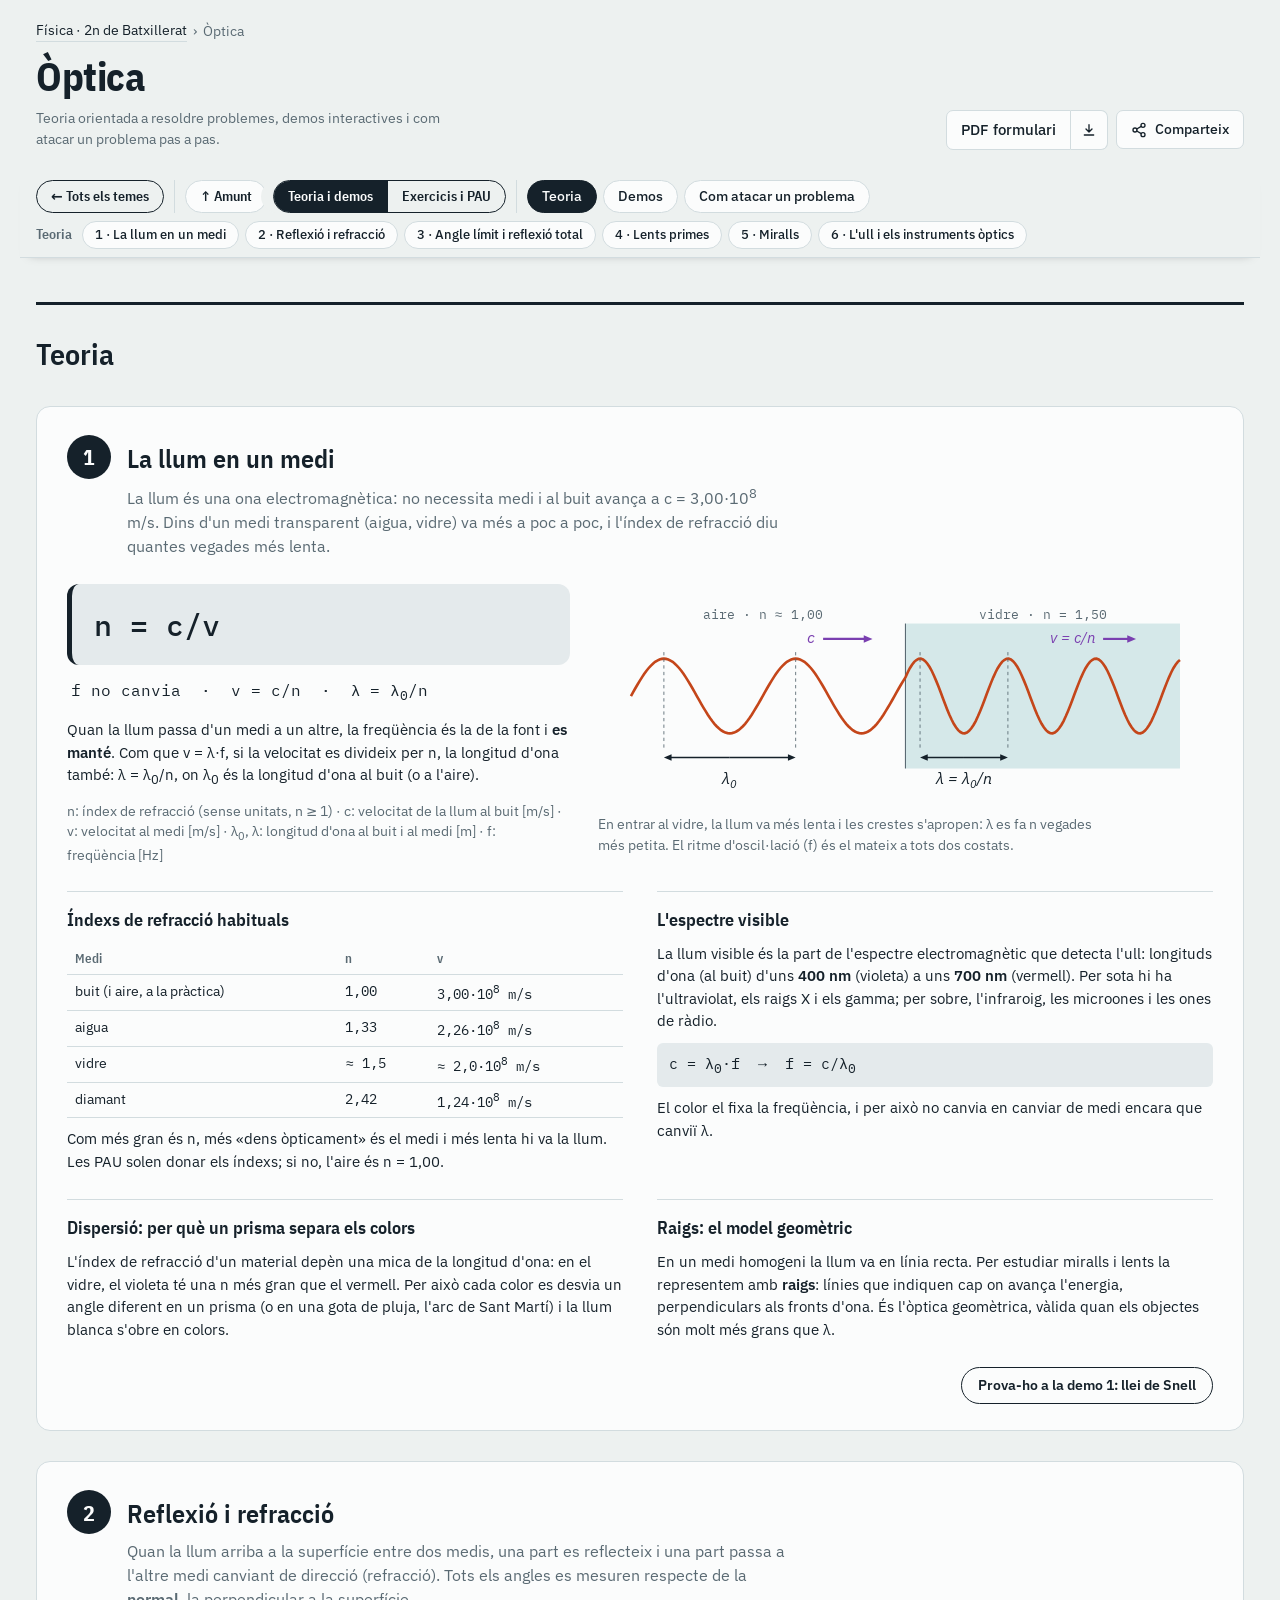
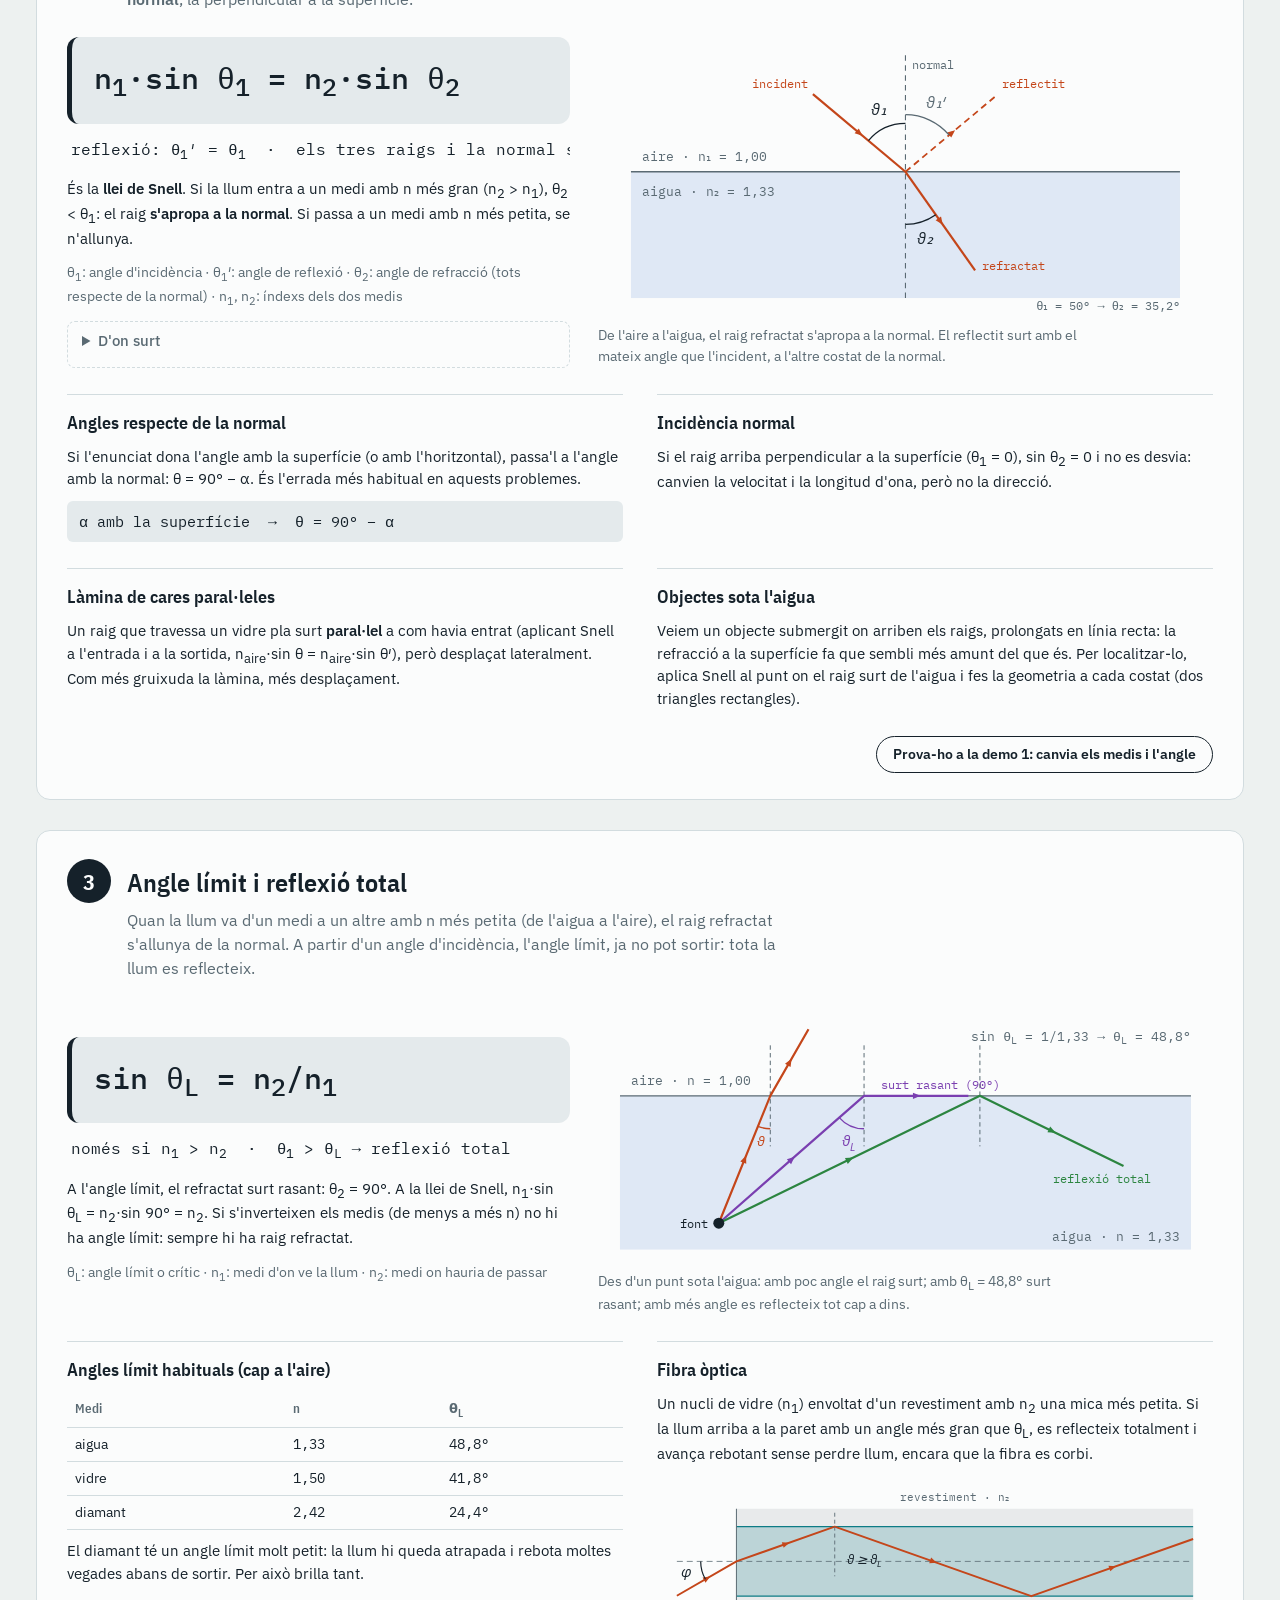
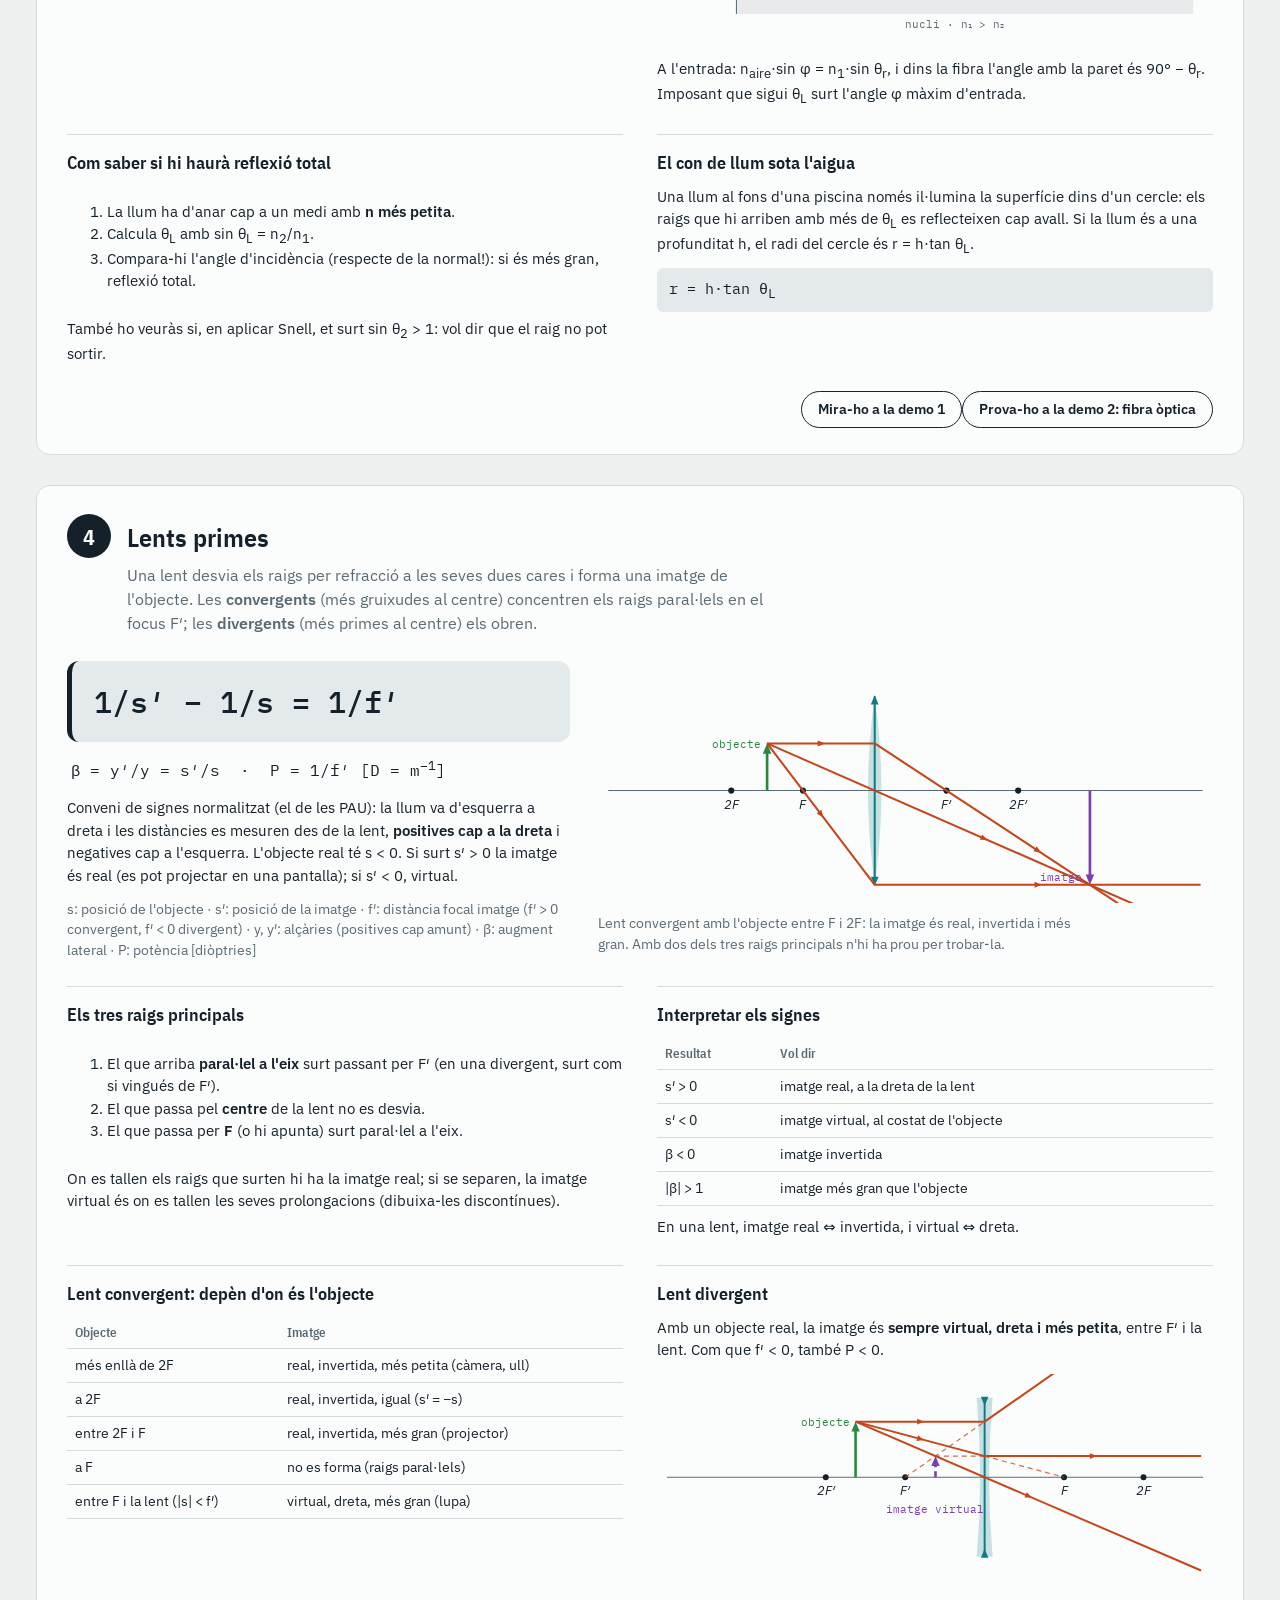
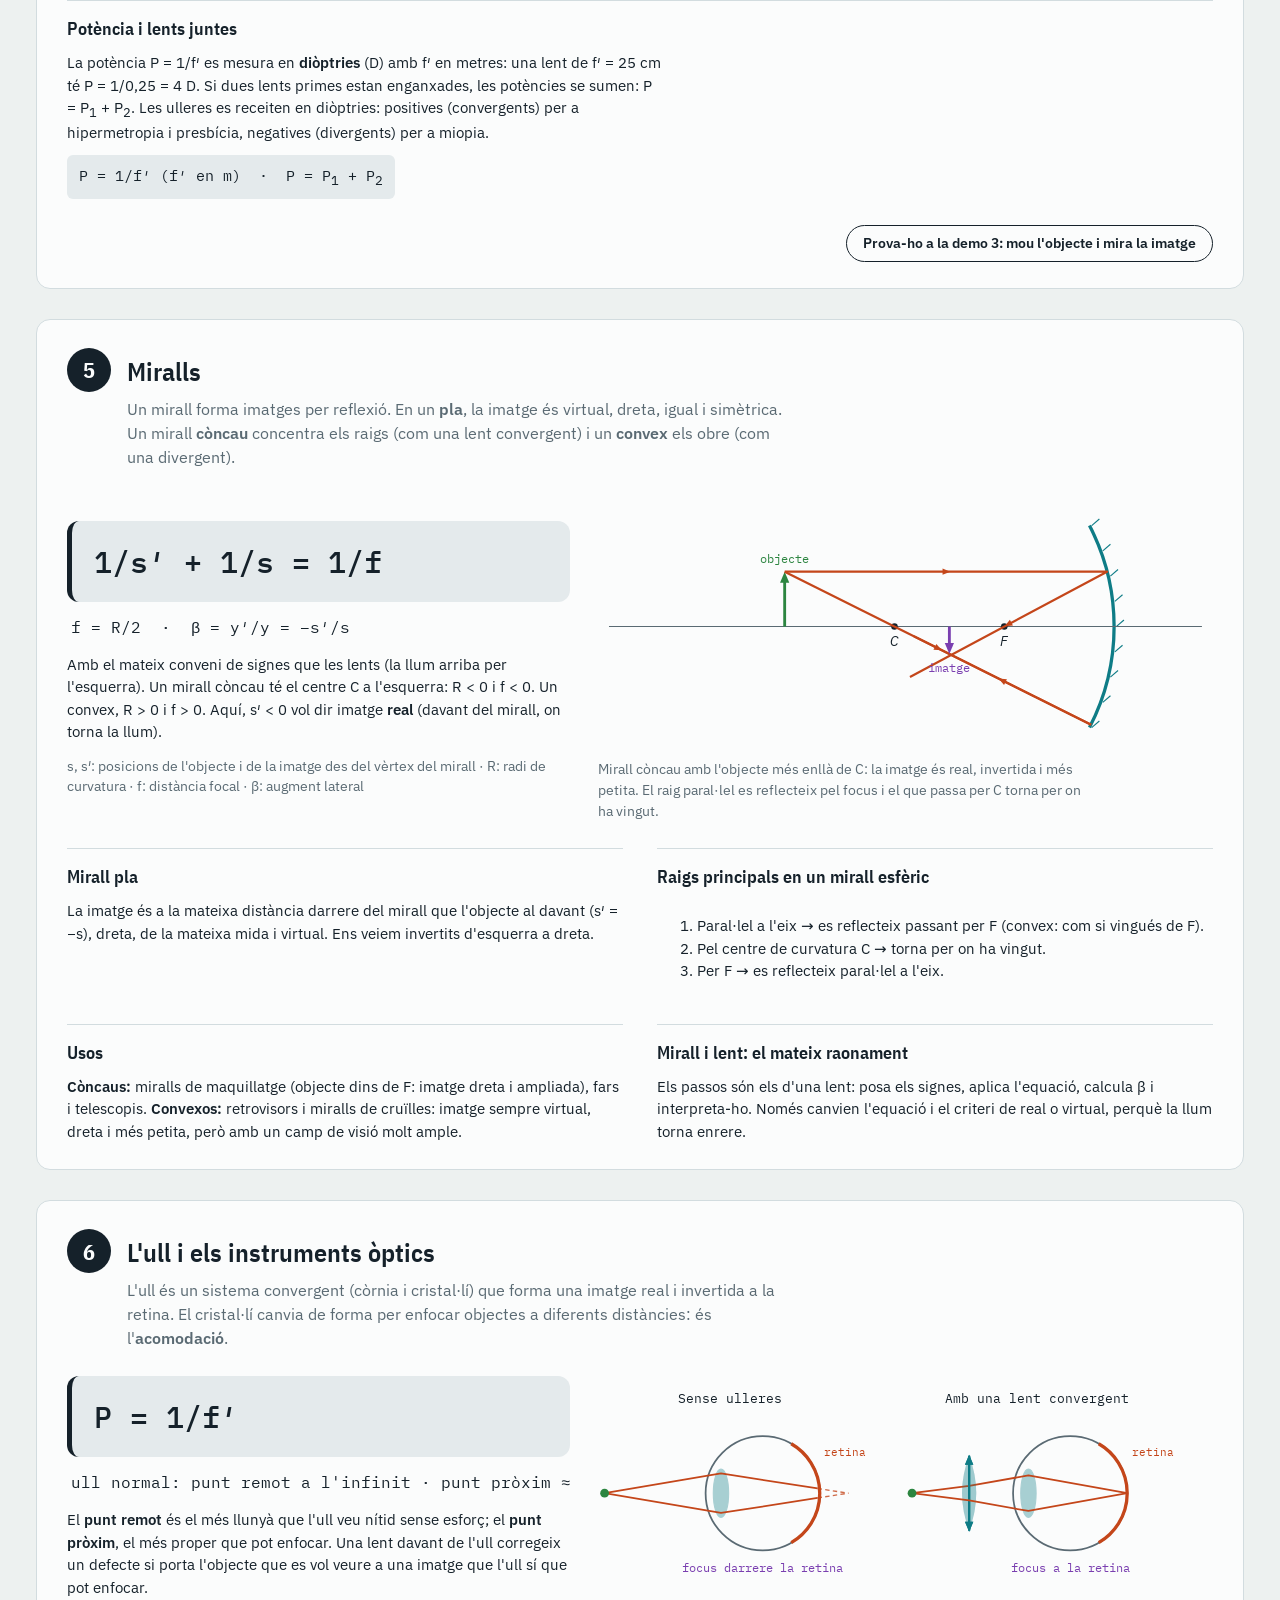
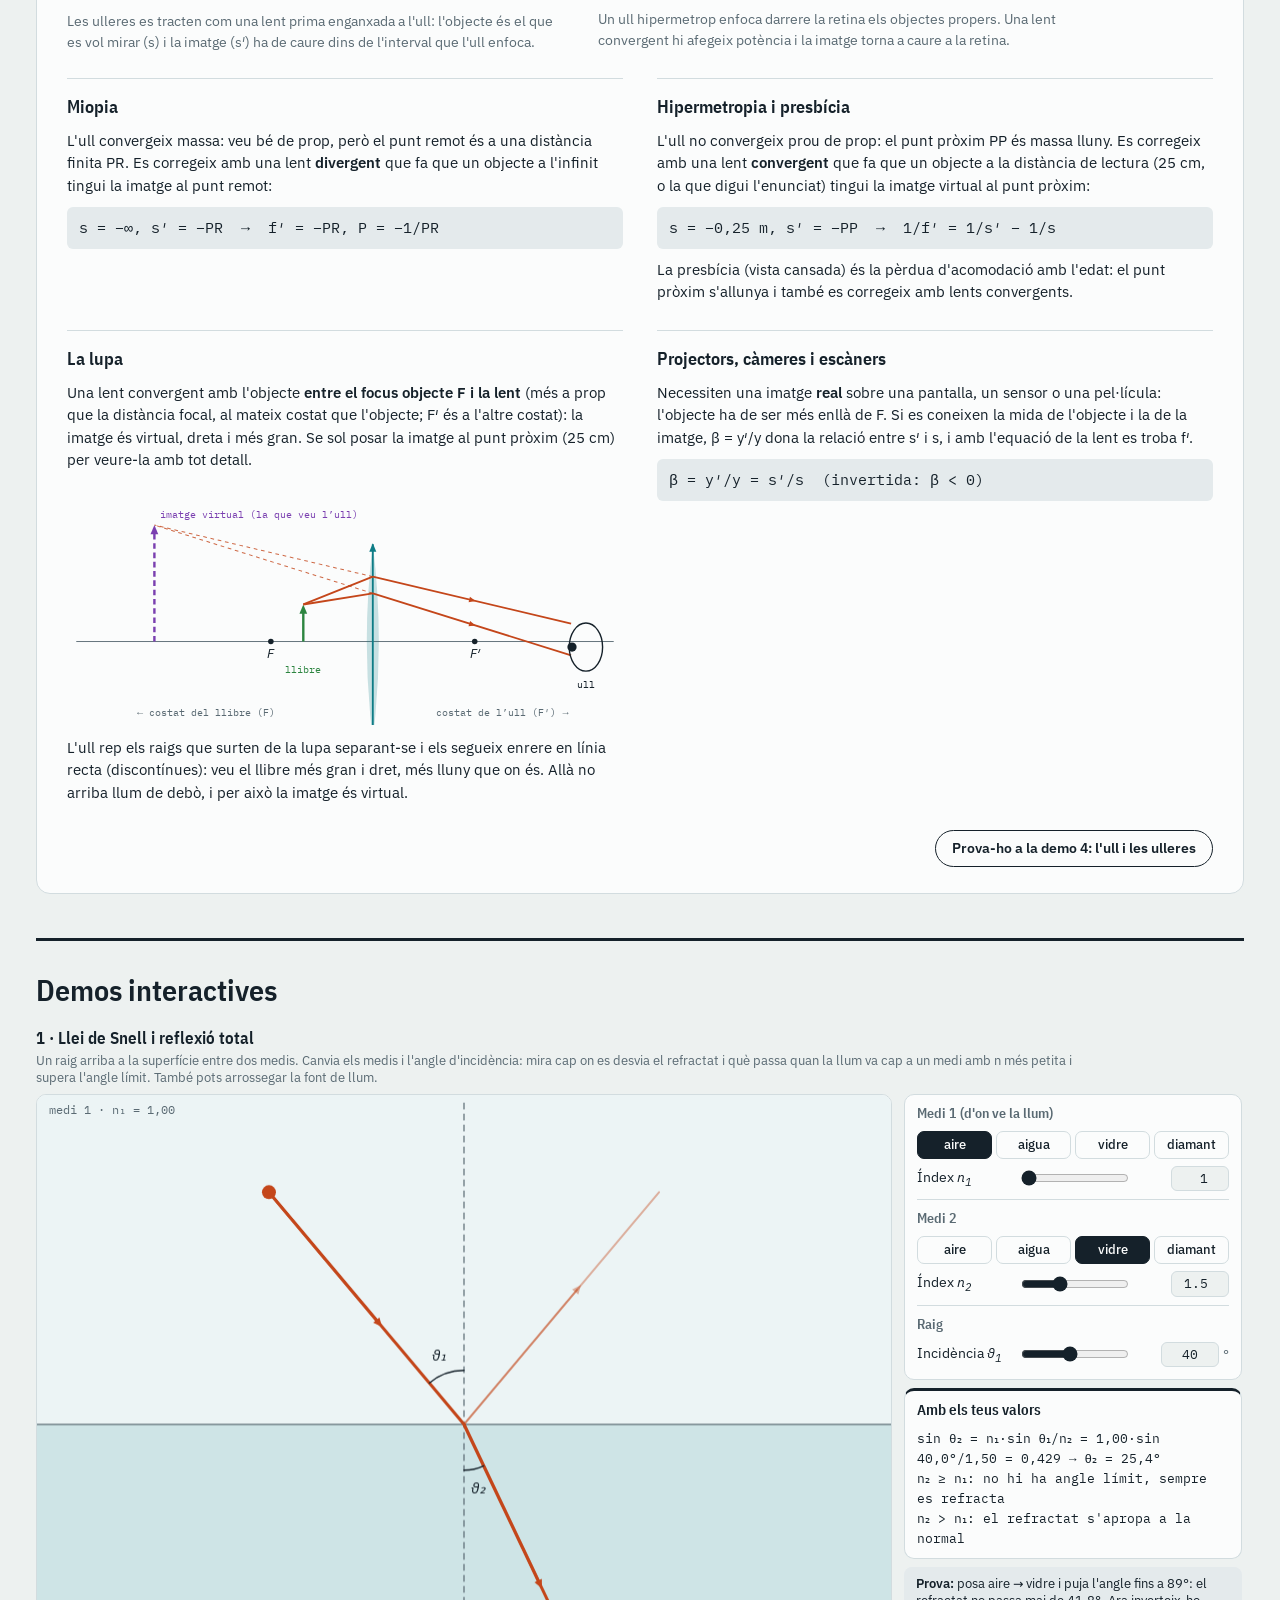
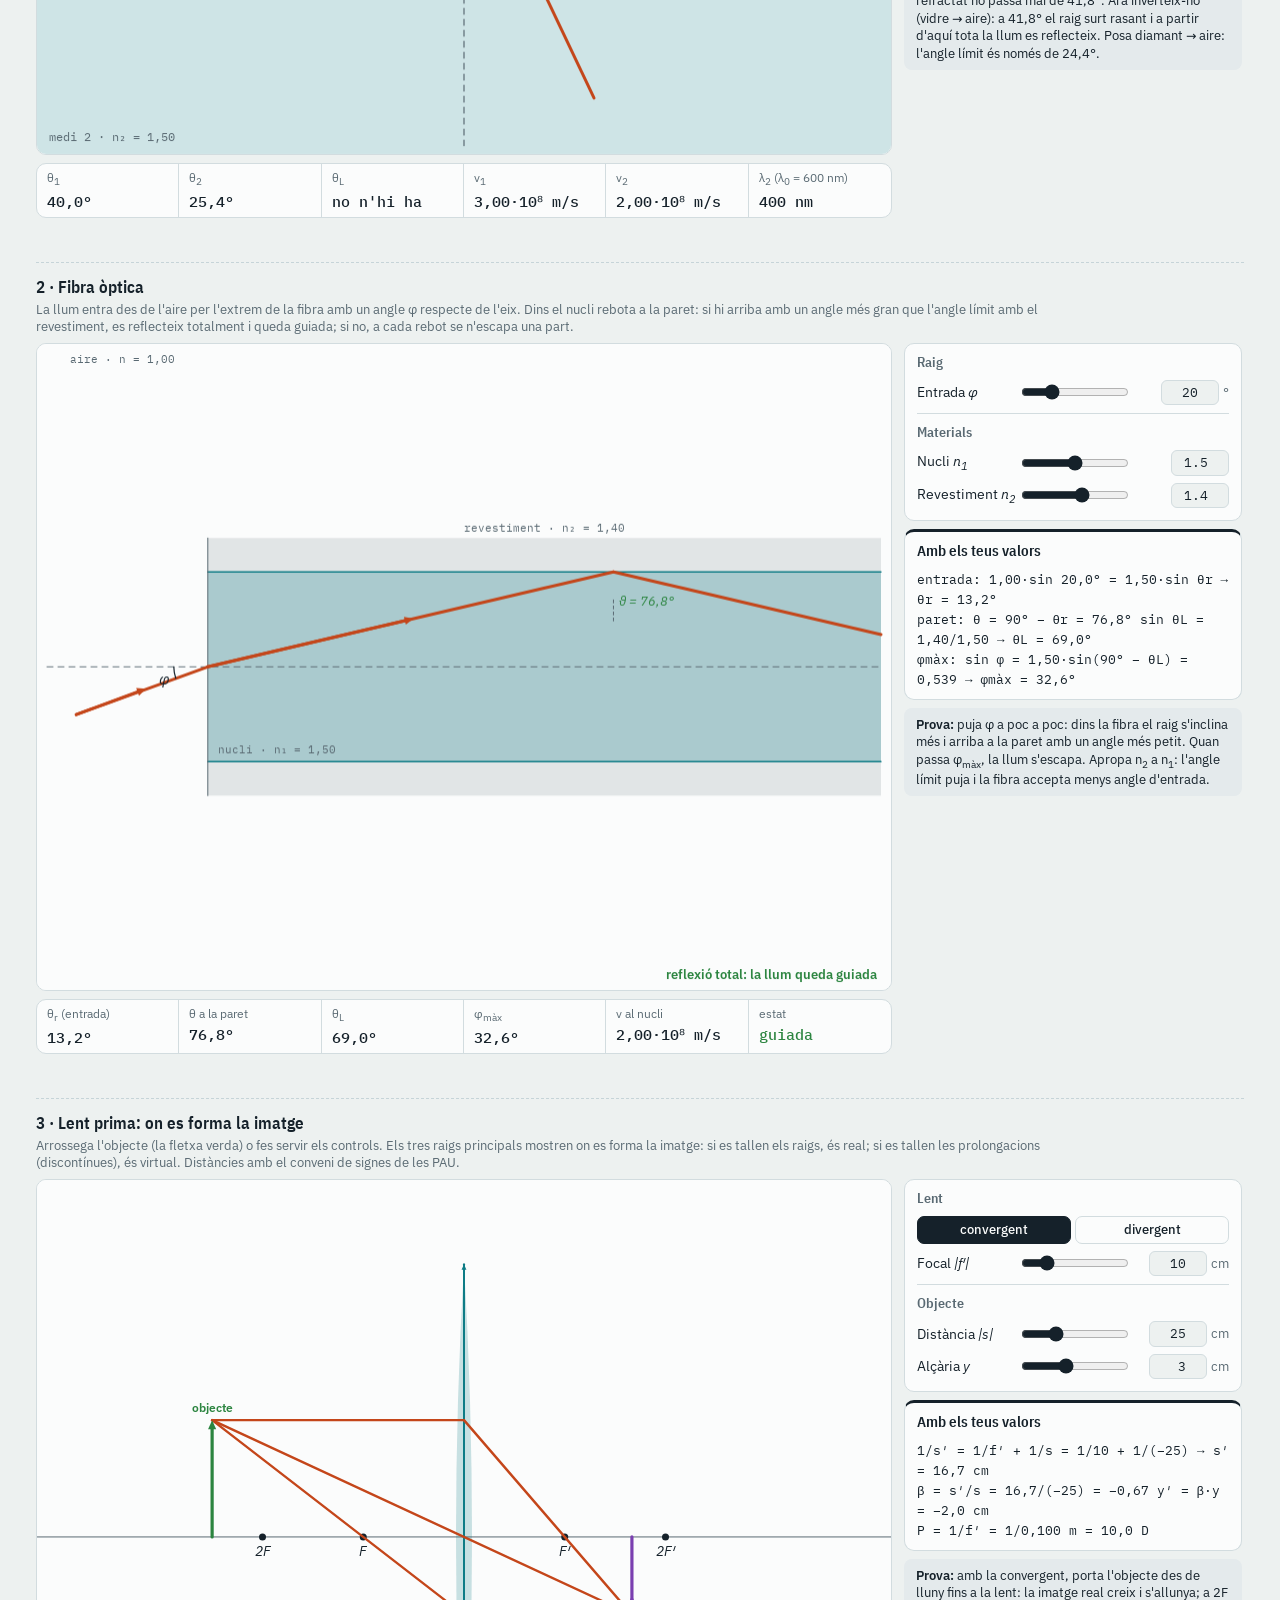
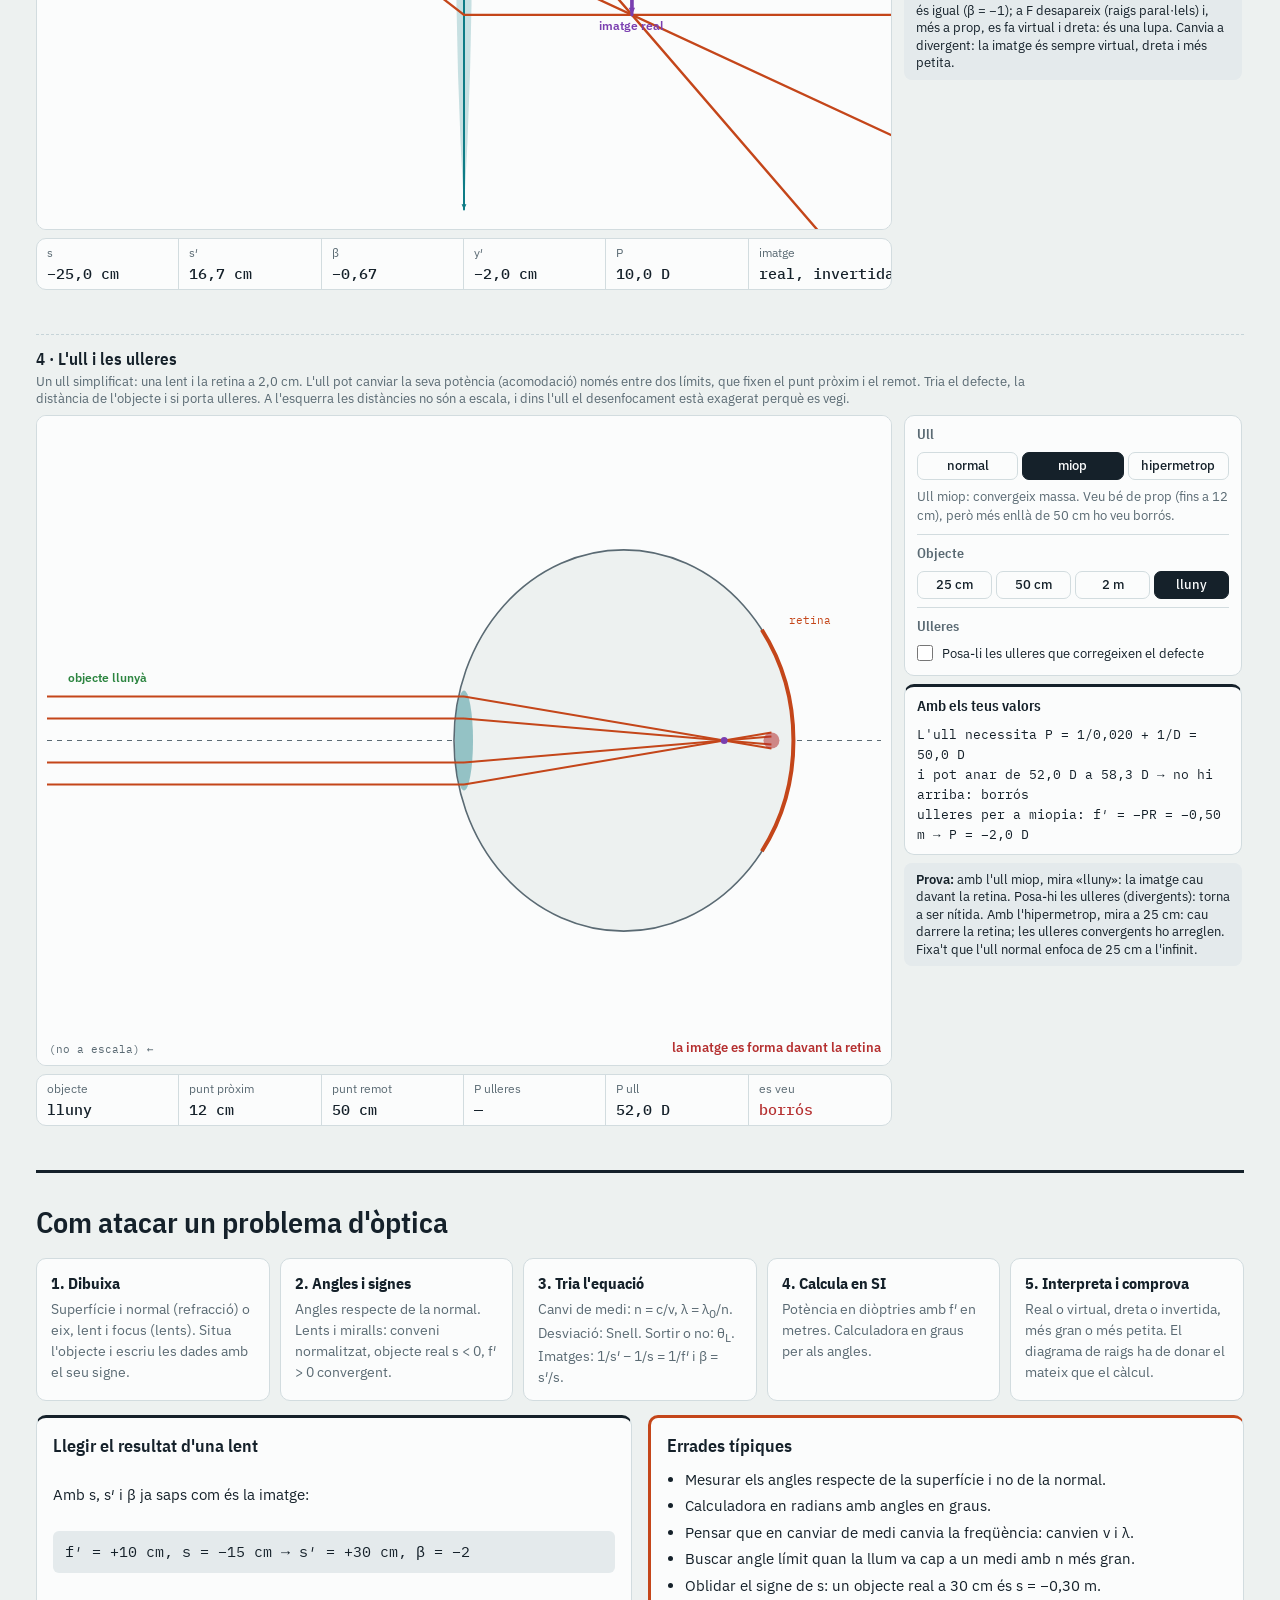
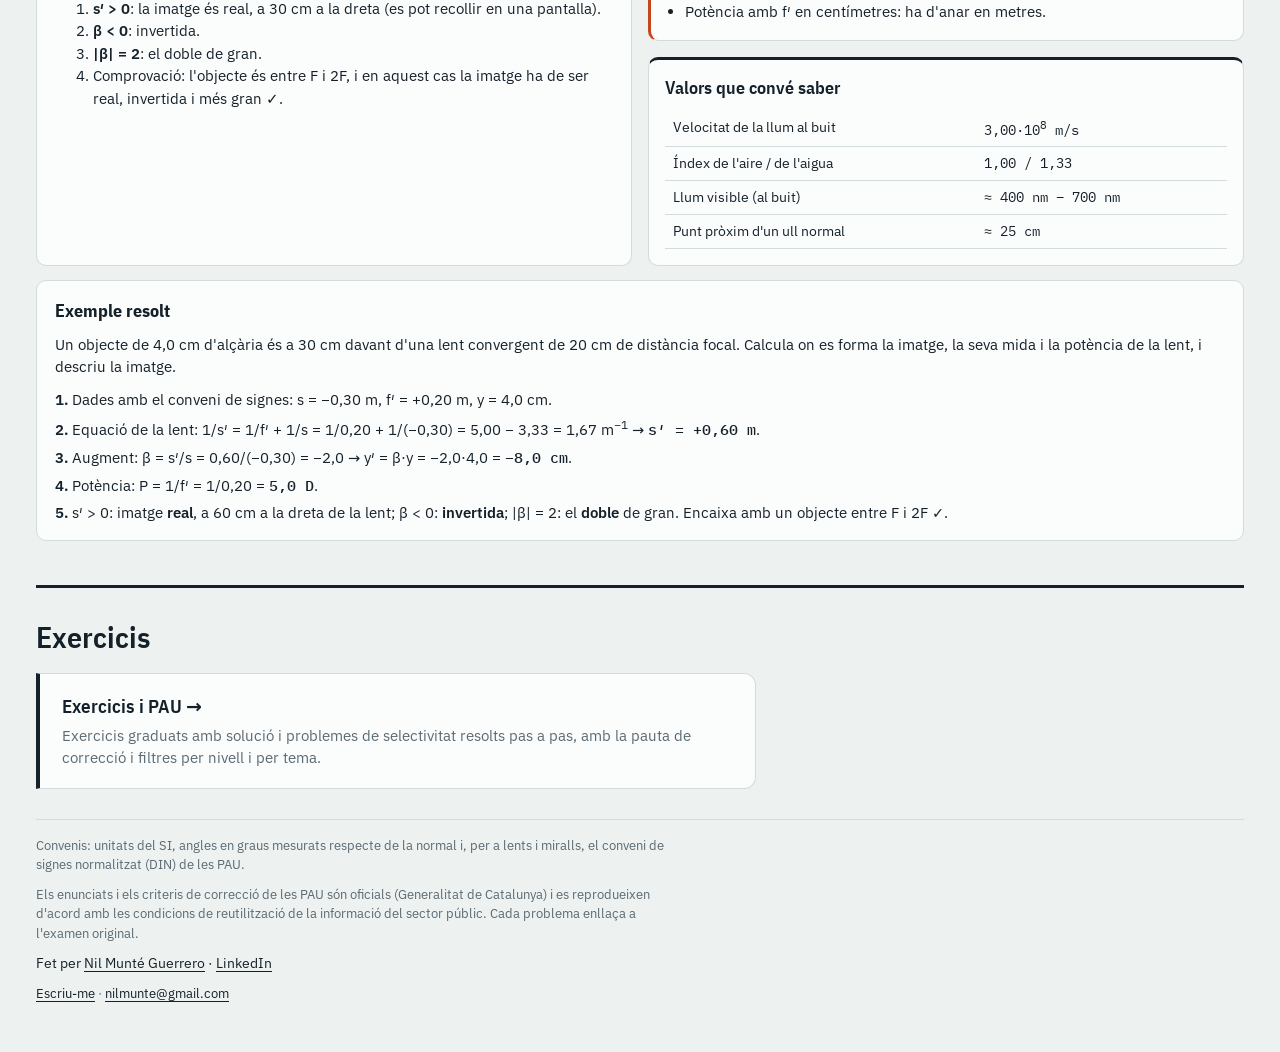
<file: src/temes/optica/index.html>
<!DOCTYPE html>
<html lang="ca">
<head>
<meta charset="utf-8">
<meta name="viewport" content="width=device-width, initial-scale=1, viewport-fit=cover">
<title>Òptica: teoria i demos interactives</title>
<meta name="description" content="Òptica a 2n de Batxillerat: índex de refracció, llei de Snell, angle límit i reflexió total, fibra òptica, lents primes, miralls, l'ull i les ulleres, amb demos interactives, exercicis resolts i problemes de les PAU.">
<link rel="canonical" href="https://nil-munte.github.io/fisica-2n-bat/temes/optica/">
<!-- Previsualització en compartir (WhatsApp, Telegram, LinkedIn, X, Bluesky...). Si canvieu de domini, substituïu https://nil-munte.github.io/fisica-2n-bat/ (og:url, og:image, canonical). -->
<meta property="og:type" content="website">
<meta property="og:site_name" content="Física · 2n de Batxillerat">
<meta property="og:locale" content="ca_ES">
<meta property="og:title" content="Òptica · Física 2n de Batxillerat">
<meta property="og:description" content="Òptica a 2n de Batxillerat: índex de refracció, llei de Snell, angle límit i reflexió total, fibra òptica, lents primes, miralls, l'ull i les ulleres, amb demos interactives, exercicis resolts i problemes de les PAU.">
<meta property="og:url" content="https://nil-munte.github.io/fisica-2n-bat/temes/optica/">
<meta property="og:image" content="https://nil-munte.github.io/fisica-2n-bat/img/og-optica.png">
<meta property="og:image:type" content="image/png">
<meta property="og:image:width" content="1200">
<meta property="og:image:height" content="630">
<meta property="og:image:alt" content="Física · 2n de Batxillerat: òptica">
<meta name="twitter:card" content="summary_large_image">
<meta name="twitter:title" content="Òptica · Física 2n de Batxillerat">
<meta name="twitter:description" content="Òptica a 2n de Batxillerat: índex de refracció, llei de Snell, angle límit i reflexió total, fibra òptica, lents primes, miralls, l'ull i les ulleres, amb demos interactives, exercicis resolts i problemes de les PAU.">
<meta name="twitter:image" content="https://nil-munte.github.io/fisica-2n-bat/img/og-optica.png">
<link rel="preload" href="../../lletres/ibm-plex-sans-400-latin.woff2" as="font" type="font/woff2" crossorigin>
<link rel="stylesheet" href="../../lletres/lletres.css">
<link rel="stylesheet" href="tema.css">
<script type="application/ld+json">{"@context": "https://schema.org", "@type": "LearningResource", "name": "Òptica", "url": "https://nil-munte.github.io/fisica-2n-bat/temes/optica/", "inLanguage": "ca", "educationalLevel": "2n de Batxillerat", "teaches": "Òptica", "learningResourceType": ["teoria", "demostració interactiva", "exercicis resolts"], "isAccessibleForFree": true, "author": {"@type": "Person", "name": "Nil Munté Guerrero", "url": "https://nil-munte.github.io", "sameAs": ["https://www.linkedin.com/in/nilmunte/"]}}</script>
<script type="application/ld+json">{"@context": "https://schema.org", "@type": "BreadcrumbList", "itemListElement": [{"@type": "ListItem", "position": 1, "name": "Física · 2n de Batxillerat", "item": "https://nil-munte.github.io/fisica-2n-bat/"}, {"@type": "ListItem", "position": 2, "name": "Òptica", "item": "https://nil-munte.github.io/fisica-2n-bat/temes/optica/"}]}</script>
</head>
<body>
<div class="wrap">

  <div class="printhead ph-ex">
    <div class="ph1">Òptica</div>
    <p>Física 2n de Batxillerat</p>
  </div>
  <div class="printhead ph-f">
    <div class="ph1">Formulari · Òptica</div>
    <p>Física 2n de Batxillerat</p>
  </div>

  <header id="inici">
    <div>
      <nav class="crumbs" aria-label="Ruta"><a href="../../index.html">Física · 2n de Batxillerat</a><span aria-hidden="true">›</span><span aria-current="page">Òptica</span></nav>
      <h1>Òptica</h1>
      <p class="sub">Teoria orientada a resoldre problemes, demos interactives i com atacar un problema pas a pas.</p>
    </div>
    <div class="printbtns">
      <span class="dlg"><a class="btn" href="pdf/optica-formulari.pdf" target="_blank" rel="noopener" title="Obre el formulari d'òptica en una pestanya nova">PDF formulari</a><a class="btn ic" href="pdf/optica-formulari.pdf" download="Òptica - Formulari.pdf" title="Descarrega el formulari d'òptica" aria-label="Descarrega el formulari d'òptica"><svg viewBox="0 0 24 24" width="16" height="16" aria-hidden="true"><path d="M12 4v11m0 0-4.5-4.5M12 15l4.5-4.5M5 19.5h14" fill="none" stroke="currentColor" stroke-width="2" stroke-linecap="round" stroke-linejoin="round"/></svg></a></span>
      <span data-share hidden></span>
    </div>
  </header>

  <div class="topbar" id="topbar">
  <nav class="toc" aria-label="Seccions">
    <a href="../../index.html" class="home" title="Torna a la llista de temes">← Tots els temes</a><span class="sep"></span><a href="#inici" class="top" title="Torna al principi d'aquesta pàgina">↑ Amunt</a>
    <span class="pagetabs" role="group" aria-label="Pàgines del tema"><span class="pt on" aria-current="page">Teoria i demos</span><a class="pt" href="exercicis/">Exercicis i PAU</a></span><span class="sep"></span><a href="#teoria">Teoria</a><a href="#demos">Demos</a><a href="#metode">Com atacar un problema</a>
  </nav>
  <nav class="secnav" id="secnav" aria-label="Apartats d'aquesta secció"></nav>
  </div>

  <!-- ===================== TEORIA ===================== -->
  <main>
  <section class="blk" id="teoria">
    <h2>Teoria</h2>

    <!-- BLOC 1 -->
    <article class="tblock" id="b1">
      <header class="bhd"><span class="bn">1</span><div><h3>La llum en un medi</h3><p class="lede">La llum és una ona electromagnètica: no necessita medi i al buit avança a c = 3,00·10<sup>8</sup> m/s. Dins d'un medi transparent (aigua, vidre) va més a poc a poc, i l'índex de refracció diu quantes vegades més lenta.</p></div></header>
      <div class="hero">
        <div class="herof">
          <div class="keybig">n = c/v</div>
          <div class="keysec">f no canvia &nbsp;·&nbsp; v = c/n &nbsp;·&nbsp; λ = λ<sub>0</sub>/n</div>
          <p>Quan la llum passa d'un medi a un altre, la freqüència és la de la font i <b>es manté</b>. Com que v = λ·f, si la velocitat es divideix per n, la longitud d'ona també: λ = λ<sub>0</sub>/n, on λ<sub>0</sub> és la longitud d'ona al buit (o a l'aire).</p>
          <p class="units">n: índex de refracció (sense unitats, n ≥ 1) · c: velocitat de la llum al buit [m/s] · v: velocitat al medi [m/s] · λ<sub>0</sub>, λ: longitud d'ona al buit i al medi [m] · f: freqüència [Hz]</p>
        </div>
        <figure class="herofig"><div class="figwrap"><svg class="fig" viewBox="0 0 560 190" role="img" aria-label="Una ona de llum passa de l'aire al vidre: la freqüència no canvia, però la velocitat i la longitud d'ona es fan més petites"><rect x="280.0" y="26.0" width="250.0" height="132.0" fill="var(--t)" opacity="0.16"/><text x="150.0" y="22.0" text-anchor="middle" style="fill:var(--muted);font-size:12px">aire · n ≈ 1,00</text><text x="405.0" y="22.0" text-anchor="middle" style="fill:var(--muted);font-size:12px">vidre · n = 1,50</text><line x1="280.0" y1="26.0" x2="280.0" y2="158.0" stroke="var(--muted)" stroke-width="1"/><path d="M30.0 92.0 L32.0 88.4 L34.0 84.9 L36.0 81.5 L38.0 78.2 L40.0 75.0 L42.0 72.0 L44.0 69.2 L46.0 66.7 L48.0 64.5 L50.0 62.6 L52.0 60.9 L54.0 59.7 L56.0 58.7 L58.0 58.2 L60.0 58.0 L62.0 58.2 L64.0 58.7 L66.0 59.7 L68.0 60.9 L70.0 62.6 L72.0 64.5 L74.0 66.7 L76.0 69.2 L78.0 72.0 L80.0 75.0 L82.0 78.2 L84.0 81.5 L86.0 84.9 L88.0 88.4 L90.0 92.0 L92.0 95.6 L94.0 99.1 L96.0 102.5 L98.0 105.8 L100.0 109.0 L102.0 112.0 L104.0 114.8 L106.0 117.3 L108.0 119.5 L110.0 121.4 L112.0 123.1 L114.0 124.3 L116.0 125.3 L118.0 125.8 L120.0 126.0 L122.0 125.8 L124.0 125.3 L126.0 124.3 L128.0 123.1 L130.0 121.4 L132.0 119.5 L134.0 117.3 L136.0 114.8 L138.0 112.0 L140.0 109.0 L142.0 105.8 L144.0 102.5 L146.0 99.1 L148.0 95.6 L150.0 92.0 L152.0 88.4 L154.0 84.9 L156.0 81.5 L158.0 78.2 L160.0 75.0 L162.0 72.0 L164.0 69.2 L166.0 66.7 L168.0 64.5 L170.0 62.6 L172.0 60.9 L174.0 59.7 L176.0 58.7 L178.0 58.2 L180.0 58.0 L182.0 58.2 L184.0 58.7 L186.0 59.7 L188.0 60.9 L190.0 62.6 L192.0 64.5 L194.0 66.7 L196.0 69.2 L198.0 72.0 L200.0 75.0 L202.0 78.2 L204.0 81.5 L206.0 84.9 L208.0 88.4 L210.0 92.0 L212.0 95.6 L214.0 99.1 L216.0 102.5 L218.0 105.8 L220.0 109.0 L222.0 112.0 L224.0 114.8 L226.0 117.3 L228.0 119.5 L230.0 121.4 L232.0 123.1 L234.0 124.3 L236.0 125.3 L238.0 125.8 L240.0 126.0 L242.0 125.8 L244.0 125.3 L246.0 124.3 L248.0 123.1 L250.0 121.4 L252.0 119.5 L254.0 117.3 L256.0 114.8 L258.0 112.0 L260.0 109.0 L262.0 105.8 L264.0 102.5 L266.0 99.1 L268.0 95.6 L270.0 92.0 L272.0 88.4 L274.0 84.9 L276.0 81.5 L278.0 78.2 L280.0 75.0 L282.0 70.6 L284.0 66.7 L286.0 63.5 L288.0 60.9 L290.0 59.2 L292.0 58.2 L294.0 58.0 L296.0 58.7 L298.0 60.3 L300.0 62.6 L302.0 65.6 L304.0 69.2 L306.0 73.5 L308.0 78.2 L310.0 83.2 L312.0 88.4 L314.0 93.8 L316.0 99.1 L318.0 104.2 L320.0 109.0 L322.0 113.4 L324.0 117.3 L326.0 120.5 L328.0 123.1 L330.0 124.8 L332.0 125.8 L334.0 126.0 L336.0 125.3 L338.0 123.7 L340.0 121.4 L342.0 118.4 L344.0 114.8 L346.0 110.5 L348.0 105.8 L350.0 100.8 L352.0 95.6 L354.0 90.2 L356.0 84.9 L358.0 79.8 L360.0 75.0 L362.0 70.6 L364.0 66.7 L366.0 63.5 L368.0 60.9 L370.0 59.2 L372.0 58.2 L374.0 58.0 L376.0 58.7 L378.0 60.3 L380.0 62.6 L382.0 65.6 L384.0 69.2 L386.0 73.5 L388.0 78.2 L390.0 83.2 L392.0 88.4 L394.0 93.8 L396.0 99.1 L398.0 104.2 L400.0 109.0 L402.0 113.4 L404.0 117.3 L406.0 120.5 L408.0 123.1 L410.0 124.8 L412.0 125.8 L414.0 126.0 L416.0 125.3 L418.0 123.7 L420.0 121.4 L422.0 118.4 L424.0 114.8 L426.0 110.5 L428.0 105.8 L430.0 100.8 L432.0 95.6 L434.0 90.2 L436.0 84.9 L438.0 79.8 L440.0 75.0 L442.0 70.6 L444.0 66.7 L446.0 63.5 L448.0 60.9 L450.0 59.2 L452.0 58.2 L454.0 58.0 L456.0 58.7 L458.0 60.3 L460.0 62.6 L462.0 65.6 L464.0 69.2 L466.0 73.5 L468.0 78.2 L470.0 83.2 L472.0 88.4 L474.0 93.8 L476.0 99.1 L478.0 104.2 L480.0 109.0 L482.0 113.4 L484.0 117.3 L486.0 120.5 L488.0 123.1 L490.0 124.8 L492.0 125.8 L494.0 126.0 L496.0 125.3 L498.0 123.7 L500.0 121.4 L502.0 118.4 L504.0 114.8 L506.0 110.5 L508.0 105.8 L510.0 100.8 L512.0 95.6 L514.0 90.2 L516.0 84.9 L518.0 79.8 L520.0 75.0 L522.0 70.6 L524.0 66.7 L526.0 63.5 L528.0 60.9 L530.0 59.2" fill="none" stroke="var(--y)" stroke-width="2.4"/><line x1="60.0" y1="52.0" x2="60.0" y2="140.0" stroke="var(--muted)" stroke-width="0.8" stroke-dasharray="3 3"/><line x1="180.0" y1="52.0" x2="180.0" y2="140.0" stroke="var(--muted)" stroke-width="0.8" stroke-dasharray="3 3"/><line x1="120.0" y1="148.0" x2="175.8" y2="148.0" stroke="var(--ink)" stroke-width="1.2"/><polygon points="180.0,148.0 173.0,150.9 173.0,145.1" fill="var(--ink)"/><line x1="120.0" y1="148.0" x2="64.2" y2="148.0" stroke="var(--ink)" stroke-width="1.2"/><polygon points="60.0,148.0 67.0,145.1 67.0,150.9" fill="var(--ink)"/><text x="120.0" y="172.0" text-anchor="middle" class="lab" style="fill:var(--ink);font-size:15px">λ<tspan dy="4" font-size="10">0</tspan></text><line x1="293.3" y1="52.0" x2="293.3" y2="140.0" stroke="var(--muted)" stroke-width="0.8" stroke-dasharray="3 3"/><line x1="373.3" y1="52.0" x2="373.3" y2="140.0" stroke="var(--muted)" stroke-width="0.8" stroke-dasharray="3 3"/><line x1="333.3" y1="148.0" x2="369.1" y2="148.0" stroke="var(--ink)" stroke-width="1.2"/><polygon points="373.3,148.0 366.3,150.9 366.3,145.1" fill="var(--ink)"/><line x1="333.3" y1="148.0" x2="297.5" y2="148.0" stroke="var(--ink)" stroke-width="1.2"/><polygon points="293.3,148.0 300.3,145.1 300.3,150.9" fill="var(--ink)"/><text x="333.3" y="172.0" text-anchor="middle" class="lab" style="fill:var(--ink);font-size:15px">λ = λ<tspan dy="4" font-size="10">0</tspan><tspan dy="-4">/n</tspan></text><line x1="205.0" y1="40.0" x2="245.2" y2="40.0" stroke="var(--f)" stroke-width="2"/><polygon points="250.0,40.0 242.0,43.4 242.0,36.6" fill="var(--f)"/><text x="198.0" y="44.0" text-anchor="end" class="lab" style="fill:var(--f);font-size:15px">c</text><line x1="460.0" y1="40.0" x2="485.2" y2="40.0" stroke="var(--f)" stroke-width="2"/><polygon points="490.0,40.0 482.0,43.4 482.0,36.6" fill="var(--f)"/><text x="453.0" y="44.0" text-anchor="end" class="lab" style="fill:var(--f);font-size:14px">v = c/n</text></svg></div>
          <figcaption>En entrar al vidre, la llum va més lenta i les crestes s'apropen: λ es fa n vegades més petita. El ritme d'oscil·lació (f) és el mateix a tots dos costats.</figcaption>
        </figure>
      </div>
      <div class="subgrid">
        <section class="tsub">
          <h4>Índexs de refracció habituals</h4>
          <table class="t">
            <tr><th>Medi</th><th>n</th><th>v</th></tr>
            <tr><td>buit (i aire, a la pràctica)</td><td class="n">1,00</td><td class="n">3,00·10<sup>8</sup> m/s</td></tr>
            <tr><td>aigua</td><td class="n">1,33</td><td class="n">2,26·10<sup>8</sup> m/s</td></tr>
            <tr><td>vidre</td><td class="n">≈ 1,5</td><td class="n">≈ 2,0·10<sup>8</sup> m/s</td></tr>
            <tr><td>diamant</td><td class="n">2,42</td><td class="n">1,24·10<sup>8</sup> m/s</td></tr>
          </table>
          <p>Com més gran és n, més «dens òpticament» és el medi i més lenta hi va la llum. Les PAU solen donar els índexs; si no, l'aire és n = 1,00.</p>
        </section>
        <section class="tsub">
          <h4>L'espectre visible</h4>
          <p>La llum visible és la part de l'espectre electromagnètic que detecta l'ull: longituds d'ona (al buit) d'uns <b>400 nm</b> (violeta) a uns <b>700 nm</b> (vermell). Per sota hi ha l'ultraviolat, els raigs X i els gamma; per sobre, l'infraroig, les microones i les ones de ràdio.</p>
          <div class="keyf">c = λ<sub>0</sub>·f &nbsp;→&nbsp; f = c/λ<sub>0</sub></div>
          <p>El color el fixa la freqüència, i per això no canvia en canviar de medi encara que canviï λ.</p>
        </section>
        <section class="tsub">
          <h4>Dispersió: per què un prisma separa els colors</h4>
          <p>L'índex de refracció d'un material depèn una mica de la longitud d'ona: en el vidre, el violeta té una n més gran que el vermell. Per això cada color es desvia un angle diferent en un prisma (o en una gota de pluja, l'arc de Sant Martí) i la llum blanca s'obre en colors.</p>
        </section>
        <section class="tsub">
          <h4>Raigs: el model geomètric</h4>
          <p>En un medi homogeni la llum va en línia recta. Per estudiar miralls i lents la representem amb <b>raigs</b>: línies que indiquen cap on avança l'energia, perpendiculars als fronts d'ona. És l'òptica geomètrica, vàlida quan els objectes són molt més grans que λ.</p>
        </section>
      </div>
      <div class="bfoot"><button class="godemo" data-demo="0">Prova-ho a la demo 1: llei de Snell</button></div>
    </article>

    <!-- BLOC 2 -->
    <article class="tblock" id="b2">
      <header class="bhd"><span class="bn">2</span><div><h3>Reflexió i refracció</h3><p class="lede">Quan la llum arriba a la superfície entre dos medis, una part es reflecteix i una part passa a l'altre medi canviant de direcció (refracció). Tots els angles es mesuren respecte de la <b>normal</b>, la perpendicular a la superfície.</p></div></header>
      <div class="hero">
        <div class="herof">
          <div class="keybig">n<sub>1</sub>·sin θ<sub>1</sub> = n<sub>2</sub>·sin θ<sub>2</sub></div>
          <div class="keysec">reflexió: θ<sub>1</sub>′ = θ<sub>1</sub> &nbsp;·&nbsp; els tres raigs i la normal són al mateix pla</div>
          <p>És la <b>llei de Snell</b>. Si la llum entra a un medi amb n més gran (n<sub>2</sub> &gt; n<sub>1</sub>), θ<sub>2</sub> &lt; θ<sub>1</sub>: el raig <b>s'apropa a la normal</b>. Si passa a un medi amb n més petita, se n'allunya.</p>
          <p class="units">θ<sub>1</sub>: angle d'incidència · θ<sub>1</sub>′: angle de reflexió · θ<sub>2</sub>: angle de refracció (tots respecte de la normal) · n<sub>1</sub>, n<sub>2</sub>: índexs dels dos medis</p>
          <details class="more"><summary>D'on surt</summary>
            <p>Un front d'ona que arriba inclinat toca la superfície primer per un extrem. Aquest extrem ja avança dins el segon medi amb velocitat v<sub>2</sub> mentre l'altre encara va a v<sub>1</sub>, i el front gira. Igualant el temps que triguen tots dos extrems surt sin θ<sub>1</sub>/v<sub>1</sub> = sin θ<sub>2</sub>/v<sub>2</sub>, i amb v = c/n, la llei de Snell.</p>
          </details>
        </div>
        <figure class="herofig"><div class="figwrap"><svg class="fig" viewBox="0 0 560 250" role="img" aria-label="Raig que passa de l'aire a l'aigua: el reflectit surt amb el mateix angle i el refractat s'apropa a la normal"><rect x="30.0" y="120.0" width="500.0" height="115.0" fill="var(--x)" opacity="0.13"/><line x1="30.0" y1="120.0" x2="530.0" y2="120.0" stroke="var(--muted)" stroke-width="1.2"/><line x1="280.0" y1="14.0" x2="280.0" y2="236.0" stroke="var(--muted)" stroke-width="1" stroke-dasharray="5 4"/><text x="286.0" y="26.0" text-anchor="start" style="fill:var(--muted);font-size:11px">normal</text><text x="40.0" y="110.0" text-anchor="start" style="fill:var(--muted);font-size:12px">aire · n₁ = 1,00</text><text x="40.0" y="142.0" text-anchor="start" style="fill:var(--muted);font-size:12px">aigua · n₂ = 1,33</text><path d="M195.7 49.3 L280.0 120.0" fill="none" stroke="var(--y)" stroke-width="2" stroke-linejoin="round"/><polygon points="240.9,87.2 233.7,85.0 237.5,80.5" fill="var(--y)"/><path d="M280.0 120.0 L364.3 49.3" fill="none" stroke="var(--y)" stroke-width="1.6" stroke-linejoin="round" stroke-dasharray="6 4"/><polygon points="325.2,82.1 321.7,88.8 317.9,84.3" fill="var(--y)"/><path d="M280.0 120.0 L343.4 209.9" fill="none" stroke="var(--y)" stroke-width="2" stroke-linejoin="round"/><polygon points="314.0,168.2 307.5,164.2 312.4,160.8" fill="var(--y)"/><path d="M280.0 76.0 A44 44 0 0 0 246.3 91.7" fill="none" stroke="var(--ink)" stroke-width="1.2"/><text x="256.0" y="68.0" text-anchor="middle" class="lab" style="fill:var(--ink);font-size:15px">θ₁</text><path d="M319.8 86.6 A52 52 0 0 0 280.0 68.0" fill="none" stroke="var(--muted)" stroke-width="1.2"/><text x="308.0" y="62.0" text-anchor="middle" class="lab" style="fill:var(--muted);font-size:15px">θ₁′</text><path d="M280.0 168.0 A48 48 0 0 0 307.6 159.2" fill="none" stroke="var(--ink)" stroke-width="1.2"/><text x="298.0" y="186.0" text-anchor="middle" class="lab" style="fill:var(--ink);font-size:15px">θ₂</text><text x="191.7" y="43.3" text-anchor="end" style="fill:var(--y);font-size:11px">incident</text><text x="368.3" y="43.3" text-anchor="start" style="fill:var(--y);font-size:11px">reflectit</text><text x="349.4" y="209.9" text-anchor="start" style="fill:var(--y);font-size:11px">refractat</text><text x="530.0" y="246.0" text-anchor="end" style="fill:var(--muted);font-size:11px">θ₁ = 50° → θ₂ = 35,2°</text></svg></div>
          <figcaption>De l'aire a l'aigua, el raig refractat s'apropa a la normal. El reflectit surt amb el mateix angle que l'incident, a l'altre costat de la normal.</figcaption>
        </figure>
      </div>
      <div class="subgrid">
        <section class="tsub">
          <h4>Angles respecte de la normal</h4>
          <p>Si l'enunciat dona l'angle amb la superfície (o amb l'horitzontal), passa'l a l'angle amb la normal: θ = 90° − α. És l'errada més habitual en aquests problemes.</p>
          <div class="keyf">α amb la superfície &nbsp;→&nbsp; θ = 90° − α</div>
        </section>
        <section class="tsub">
          <h4>Incidència normal</h4>
          <p>Si el raig arriba perpendicular a la superfície (θ<sub>1</sub> = 0), sin θ<sub>2</sub> = 0 i no es desvia: canvien la velocitat i la longitud d'ona, però no la direcció.</p>
        </section>
        <section class="tsub">
          <h4>Làmina de cares paral·leles</h4>
          <p>Un raig que travessa un vidre pla surt <b>paral·lel</b> a com havia entrat (aplicant Snell a l'entrada i a la sortida, n<sub>aire</sub>·sin θ = n<sub>aire</sub>·sin θ′), però desplaçat lateralment. Com més gruixuda la làmina, més desplaçament.</p>
        </section>
        <section class="tsub">
          <h4>Objectes sota l'aigua</h4>
          <p>Veiem un objecte submergit on arriben els raigs, prolongats en línia recta: la refracció a la superfície fa que sembli més amunt del que és. Per localitzar-lo, aplica Snell al punt on el raig surt de l'aigua i fes la geometria a cada costat (dos triangles rectangles).</p>
        </section>
      </div>
      <div class="bfoot"><button class="godemo" data-demo="0">Prova-ho a la demo 1: canvia els medis i l'angle</button></div>
    </article>

    <!-- BLOC 3 -->
    <article class="tblock" id="b3">
      <header class="bhd"><span class="bn">3</span><div><h3>Angle límit i reflexió total</h3><p class="lede">Quan la llum va d'un medi a un altre amb n més petita (de l'aigua a l'aire), el raig refractat s'allunya de la normal. A partir d'un angle d'incidència, l'angle límit, ja no pot sortir: tota la llum es reflecteix.</p></div></header>
      <div class="hero">
        <div class="herof">
          <div class="keybig">sin θ<sub>L</sub> = n<sub>2</sub>/n<sub>1</sub></div>
          <div class="keysec">només si n<sub>1</sub> &gt; n<sub>2</sub> &nbsp;·&nbsp; θ<sub>1</sub> &gt; θ<sub>L</sub> → reflexió total</div>
          <p>A l'angle límit, el refractat surt rasant: θ<sub>2</sub> = 90°. A la llei de Snell, n<sub>1</sub>·sin θ<sub>L</sub> = n<sub>2</sub>·sin 90° = n<sub>2</sub>. Si s'inverteixen els medis (de menys a més n) no hi ha angle límit: sempre hi ha raig refractat.</p>
          <p class="units">θ<sub>L</sub>: angle límit o crític · n<sub>1</sub>: medi d'on ve la llum · n<sub>2</sub>: medi on hauria de passar</p>
        </div>
        <figure class="herofig"><div class="figwrap"><svg class="fig" viewBox="0 0 560 230" role="img" aria-label="Tres raigs que surten d'un punt sota l'aigua: un es refracta, el que arriba amb l'angle límit surt rasant i el que arriba amb més angle es reflecteix totalment"><rect x="20.0" y="80.0" width="520.0" height="140.0" fill="var(--x)" opacity="0.13"/><line x1="20.0" y1="80.0" x2="540.0" y2="80.0" stroke="var(--muted)" stroke-width="1.2"/><text x="30.0" y="70.0" text-anchor="start" style="fill:var(--muted);font-size:12px">aire · n = 1,00</text><text x="530.0" y="212.0" text-anchor="end" style="fill:var(--muted);font-size:12px">aigua · n = 1,33</text><line x1="156.9" y1="34.0" x2="156.9" y2="126.0" stroke="var(--muted)" stroke-width="0.9" stroke-dasharray="4 3"/><path d="M110.0 196.0 L156.9 80.0 L191.7 19.3" fill="none" stroke="var(--y)" stroke-width="2" stroke-linejoin="round"/><polygon points="134.9,134.3 135.0,141.9 129.6,139.7" fill="var(--y)"/><polygon points="176.3,46.2 175.4,53.7 170.3,50.8" fill="var(--y)"/><path d="M145.6 107.8 A30 30 0 0 0 156.9 110.0" fill="none" stroke="var(--y)" stroke-width="1.2"/><text x="148.9" y="126.0" text-anchor="middle" class="lab" style="fill:var(--y);font-size:13px">θ</text><line x1="242.3" y1="34.0" x2="242.3" y2="126.0" stroke="var(--muted)" stroke-width="0.9" stroke-dasharray="4 3"/><path d="M110.0 196.0 L242.3 80.0 L337.3 80.0" fill="none" stroke="var(--f)" stroke-width="2" stroke-linejoin="round"/><polygon points="179.2,135.4 175.8,142.2 172.0,137.8" fill="var(--f)"/><polygon points="293.8,80.0 286.8,82.9 286.8,77.1" fill="var(--f)"/><path d="M219.7 99.8 A30 30 0 0 0 242.3 110.0" fill="none" stroke="var(--f)" stroke-width="1.2"/><text x="228.3" y="126.0" text-anchor="middle" class="lab" style="fill:var(--f);font-size:14px">θ<tspan dy="4" font-size="10">L</tspan></text><text x="312.3" y="74.0" text-anchor="middle" style="fill:var(--f);font-size:11px">surt rasant (90°)</text><line x1="347.8" y1="34.0" x2="347.8" y2="126.0" stroke="var(--muted)" stroke-width="0.9" stroke-dasharray="4 3"/><path d="M110.0 196.0 L347.8 80.0 L478.6 143.8" fill="none" stroke="var(--ec)" stroke-width="2" stroke-linejoin="round"/><polygon points="232.5,136.2 227.5,142.0 224.9,136.7" fill="var(--ec)"/><polygon points="416.8,113.7 409.3,113.2 411.8,107.9" fill="var(--ec)"/><text x="458.6" y="159.8" text-anchor="middle" style="fill:var(--ec);font-size:11px">reflexió total</text><circle cx="110" cy="196" r="5" fill="var(--ink)"/><text x="100.0" y="200.0" text-anchor="end" style="fill:var(--ink);font-size:11px">font</text><text x="540.0" y="30.0" text-anchor="end" style="fill:var(--muted);font-size:12px">sin θ<tspan dy="3" font-size="9">L</tspan><tspan dy="-3"> = 1/1,33 → θ</tspan><tspan dy="3" font-size="9">L</tspan><tspan dy="-3"> = 48,8°</tspan></text></svg></div>
          <figcaption>Des d'un punt sota l'aigua: amb poc angle el raig surt; amb θ<sub>L</sub> = 48,8° surt rasant; amb més angle es reflecteix tot cap a dins.</figcaption>
        </figure>
      </div>
      <div class="subgrid">
        <section class="tsub">
          <h4>Angles límit habituals (cap a l'aire)</h4>
          <table class="t">
            <tr><th>Medi</th><th>n</th><th>θ<sub>L</sub></th></tr>
            <tr><td>aigua</td><td class="n">1,33</td><td class="n">48,8°</td></tr>
            <tr><td>vidre</td><td class="n">1,50</td><td class="n">41,8°</td></tr>
            <tr><td>diamant</td><td class="n">2,42</td><td class="n">24,4°</td></tr>
          </table>
          <p>El diamant té un angle límit molt petit: la llum hi queda atrapada i rebota moltes vegades abans de sortir. Per això brilla tant.</p>
        </section>
        <section class="tsub">
          <h4>Fibra òptica</h4>
          <p>Un nucli de vidre (n<sub>1</sub>) envoltat d'un revestiment amb n<sub>2</sub> una mica més petita. Si la llum arriba a la paret amb un angle més gran que θ<sub>L</sub>, es reflecteix totalment i avança rebotant sense perdre llum, encara que la fibra es corbi.</p>
          <div class="figwrap"><svg class="fig" viewBox="0 0 560 170" role="img" aria-label="Fibra òptica: el raig entra amb un angle φ, es refracta i rebota a les parets per reflexió total"><rect x="80" y="32" width="460" height="106" fill="var(--muted)" opacity="0.12"/><rect x="80.0" y="50.0" width="460.0" height="70.0" fill="var(--t)" opacity="0.2"/><line x1="80.0" y1="50.0" x2="540.0" y2="50.0" stroke="var(--t)" stroke-width="1.2"/><line x1="80.0" y1="120.0" x2="540.0" y2="120.0" stroke="var(--t)" stroke-width="1.2"/><line x1="80.0" y1="32.0" x2="80.0" y2="138.0" stroke="var(--muted)" stroke-width="1"/><line x1="20.0" y1="85.0" x2="540.0" y2="85.0" stroke="var(--muted)" stroke-width="0.8" stroke-dasharray="6 4"/><path d="M20.0 119.6 L80.0 85.0 L179.0 50.0 L377.0 120.0 L540.0 62.4" fill="none" stroke="var(--y)" stroke-width="2" stroke-linejoin="round"/><polygon points="53.5,100.3 48.9,106.4 45.9,101.3" fill="var(--y)"/><polygon points="133.3,66.2 127.6,71.3 125.7,65.7" fill="var(--y)"/><polygon points="281.8,86.3 274.2,86.8 276.1,81.2" fill="var(--y)"/><polygon points="462.3,89.8 456.6,95.0 454.7,89.4" fill="var(--y)"/><path d="M44.0 85.0 A36 36 0 0 0 48.8 103.0" fill="none" stroke="var(--ink)" stroke-width="1.2"/><text x="30.0" y="101.0" text-anchor="middle" class="lab" style="fill:var(--ink);font-size:15px">φ</text><line x1="179.0" y1="36.0" x2="179.0" y2="100.0" stroke="var(--muted)" stroke-width="0.9" stroke-dasharray="4 3"/><text x="191.0" y="88.0" text-anchor="start" class="lab" style="fill:var(--ink);font-size:13px">θ ≥ θ<tspan dy="3" font-size="9">L</tspan></text><text x="300.0" y="24.0" text-anchor="middle" style="fill:var(--muted);font-size:11px">revestiment · n₂</text><text x="300.0" y="152.0" text-anchor="middle" style="fill:var(--muted);font-size:11px">nucli · n₁ > n₂</text></svg></div>
          <p>A l'entrada: n<sub>aire</sub>·sin φ = n<sub>1</sub>·sin θ<sub>r</sub>, i dins la fibra l'angle amb la paret és 90° − θ<sub>r</sub>. Imposant que sigui θ<sub>L</sub> surt l'angle φ màxim d'entrada.</p>
        </section>
        <section class="tsub">
          <h4>Com saber si hi haurà reflexió total</h4>
          <ol class="tight">
            <li>La llum ha d'anar cap a un medi amb <b>n més petita</b>.</li>
            <li>Calcula θ<sub>L</sub> amb sin θ<sub>L</sub> = n<sub>2</sub>/n<sub>1</sub>.</li>
            <li>Compara-hi l'angle d'incidència (respecte de la normal!): si és més gran, reflexió total.</li>
          </ol>
          <p>També ho veuràs si, en aplicar Snell, et surt sin θ<sub>2</sub> &gt; 1: vol dir que el raig no pot sortir.</p>
        </section>
        <section class="tsub">
          <h4>El con de llum sota l'aigua</h4>
          <p>Una llum al fons d'una piscina només il·lumina la superfície dins d'un cercle: els raigs que hi arriben amb més de θ<sub>L</sub> es reflecteixen cap avall. Si la llum és a una profunditat h, el radi del cercle és r = h·tan θ<sub>L</sub>.</p>
          <div class="keyf">r = h·tan θ<sub>L</sub></div>
        </section>
      </div>
      <div class="bfoot"><button class="godemo" data-demo="0">Mira-ho a la demo 1</button><button class="godemo" data-demo="1">Prova-ho a la demo 2: fibra òptica</button></div>
    </article>

    <!-- BLOC 4 -->
    <article class="tblock" id="b4">
      <header class="bhd"><span class="bn">4</span><div><h3>Lents primes</h3><p class="lede">Una lent desvia els raigs per refracció a les seves dues cares i forma una imatge de l'objecte. Les <b>convergents</b> (més gruixudes al centre) concentren els raigs paral·lels en el focus F′; les <b>divergents</b> (més primes al centre) els obren.</p></div></header>
      <div class="hero">
        <div class="herof">
          <div class="keybig">1/s′ − 1/s = 1/f′</div>
          <div class="keysec">β = y′/y = s′/s &nbsp;·&nbsp; P = 1/f′ [D = m<sup>−1</sup>]</div>
          <p>Conveni de signes normalitzat (el de les PAU): la llum va d'esquerra a dreta i les distàncies es mesuren des de la lent, <b>positives cap a la dreta</b> i negatives cap a l'esquerra. L'objecte real té s &lt; 0. Si surt s′ &gt; 0 la imatge és real (es pot projectar en una pantalla); si s′ &lt; 0, virtual.</p>
          <p class="units">s: posició de l'objecte · s′: posició de la imatge · f′: distància focal imatge (f′ &gt; 0 convergent, f′ &lt; 0 divergent) · y, y′: alçàries (positives cap amunt) · β: augment lateral · P: potència [diòptries]</p>
        </div>
        <figure class="herofig"><div class="figwrap"><svg class="fig" viewBox="0 0 600 230" role="img" aria-label="Lent convergent amb l'objecte entre F i 2F: els tres raigs principals formen una imatge real, invertida i més gran"><line x1="10.0" y1="119.6" x2="590.0" y2="119.6" stroke="var(--muted)" stroke-width="1"/><path d="M270.0 27.6 Q283.0 119.6 270.0 211.6 Q257.0 119.6 270.0 27.6 Z" fill="var(--t)" opacity="0.22"/><line x1="270.0" y1="27.6" x2="270.0" y2="211.6" stroke="var(--t)" stroke-width="2"/><polygon points="270.0,26.6 273.8,35.6 266.2,35.6" fill="var(--t)"/><polygon points="270.0,212.6 266.2,203.6 273.8,203.6" fill="var(--t)"/><circle cx="200.0" cy="119.6" r="3" fill="var(--ink)"/><text x="200.0" y="137.6" text-anchor="middle" class="lab" style="fill:var(--ink);font-size:13px">F</text><circle cx="340.0" cy="119.6" r="3" fill="var(--ink)"/><text x="340.0" y="137.6" text-anchor="middle" class="lab" style="fill:var(--ink);font-size:13px">F′</text><circle cx="130.0" cy="119.6" r="3" fill="var(--ink)"/><text x="130.0" y="137.6" text-anchor="middle" class="lab" style="fill:var(--ink);font-size:13px">2F</text><circle cx="410.0" cy="119.6" r="3" fill="var(--ink)"/><text x="410.0" y="137.6" text-anchor="middle" class="lab" style="fill:var(--ink);font-size:13px">2F′</text><line x1="165.0" y1="119.6" x2="165.0" y2="79.6" stroke="var(--ec)" stroke-width="2.6"/><polygon points="165.0,73.6 169.2,83.6 160.8,83.6" fill="var(--ec)"/><path d="M165.0 73.6 L270.0 73.6 L588.0 282.6" fill="none" stroke="var(--y)" stroke-width="2" stroke-linejoin="round"/><polygon points="221.5,73.6 214.5,76.5 214.5,70.7" fill="var(--y)"/><polygon points="432.3,180.3 424.9,178.9 428.1,174.0" fill="var(--y)"/><path d="M165.0 73.6 L588.0 258.9" fill="none" stroke="var(--y)" stroke-width="2" stroke-linejoin="round"/><polygon points="380.2,167.9 372.6,167.7 374.9,162.4" fill="var(--y)"/><path d="M165.0 73.6 L270.0 211.6 L588.0 211.6" fill="none" stroke="var(--y)" stroke-width="2" stroke-linejoin="round"/><polygon points="219.9,145.8 213.3,142.0 218.0,138.4" fill="var(--y)"/><polygon points="433.0,211.6 426.0,214.5 426.0,208.7" fill="var(--y)"/><line x1="480.0" y1="119.6" x2="480.0" y2="205.6" stroke="var(--f)" stroke-width="2.6"/><polygon points="480.0,211.6 475.8,201.6 484.2,201.6" fill="var(--f)"/><text x="159.0" y="77.6" text-anchor="end" style="fill:var(--ec);font-size:11px">objecte</text><text x="472.0" y="207.6" text-anchor="end" style="fill:var(--f);font-size:11px">imatge</text></svg></div>
          <figcaption>Lent convergent amb l'objecte entre F i 2F: la imatge és real, invertida i més gran. Amb dos dels tres raigs principals n'hi ha prou per trobar-la.</figcaption>
        </figure>
      </div>
      <div class="subgrid">
        <section class="tsub">
          <h4>Els tres raigs principals</h4>
          <ol class="tight">
            <li>El que arriba <b>paral·lel a l'eix</b> surt passant per F′ (en una divergent, surt com si vingués de F′).</li>
            <li>El que passa pel <b>centre</b> de la lent no es desvia.</li>
            <li>El que passa per <b>F</b> (o hi apunta) surt paral·lel a l'eix.</li>
          </ol>
          <p>On es tallen els raigs que surten hi ha la imatge real; si se separen, la imatge virtual és on es tallen les seves prolongacions (dibuixa-les discontínues).</p>
        </section>
        <section class="tsub">
          <h4>Interpretar els signes</h4>
          <table class="t">
            <tr><th>Resultat</th><th>Vol dir</th></tr>
            <tr><td>s′ &gt; 0</td><td>imatge real, a la dreta de la lent</td></tr>
            <tr><td>s′ &lt; 0</td><td>imatge virtual, al costat de l'objecte</td></tr>
            <tr><td>β &lt; 0</td><td>imatge invertida</td></tr>
            <tr><td>|β| &gt; 1</td><td>imatge més gran que l'objecte</td></tr>
          </table>
          <p>En una lent, imatge real ⇔ invertida, i virtual ⇔ dreta.</p>
        </section>
        <section class="tsub">
          <h4>Lent convergent: depèn d'on és l'objecte</h4>
          <table class="t">
            <tr><th>Objecte</th><th>Imatge</th></tr>
            <tr><td>més enllà de 2F</td><td>real, invertida, més petita (càmera, ull)</td></tr>
            <tr><td>a 2F</td><td>real, invertida, igual (s′ = −s)</td></tr>
            <tr><td>entre 2F i F</td><td>real, invertida, més gran (projector)</td></tr>
            <tr><td>a F</td><td>no es forma (raigs paral·lels)</td></tr>
            <tr><td>entre F i la lent (|s| &lt; f′)</td><td>virtual, dreta, més gran (lupa)</td></tr>
          </table>
        </section>
        <section class="tsub">
          <h4>Lent divergent</h4>
          <p>Amb un objecte real, la imatge és <b>sempre virtual, dreta i més petita</b>, entre F′ i la lent. Com que f′ &lt; 0, també P &lt; 0.</p>
          <div class="figwrap"><svg class="fig" viewBox="0 0 560 200" role="img" aria-label="Lent divergent: la imatge sempre és virtual, dreta i més petita"><line x1="10.0" y1="104.0" x2="550.0" y2="104.0" stroke="var(--muted)" stroke-width="1"/><path d="M322.0 24.0 L338.0 24.0 Q331.0 104.0 338.0 184.0 L322.0 184.0 Q329.0 104.0 322.0 24.0 Z" fill="var(--t)" opacity="0.22"/><line x1="330.0" y1="24.0" x2="330.0" y2="184.0" stroke="var(--t)" stroke-width="2"/><polygon points="330.0,32.0 326.2,23.0 333.8,23.0" fill="var(--t)"/><polygon points="330.0,176.0 333.8,185.0 326.2,185.0" fill="var(--t)"/><circle cx="410.0" cy="104.0" r="3" fill="var(--ink)"/><text x="410.0" y="122.0" text-anchor="middle" class="lab" style="fill:var(--ink);font-size:13px">F</text><circle cx="250.0" cy="104.0" r="3" fill="var(--ink)"/><text x="250.0" y="122.0" text-anchor="middle" class="lab" style="fill:var(--ink);font-size:13px">F′</text><circle cx="490.0" cy="104.0" r="3" fill="var(--ink)"/><text x="490.0" y="122.0" text-anchor="middle" class="lab" style="fill:var(--ink);font-size:13px">2F</text><circle cx="170.0" cy="104.0" r="3" fill="var(--ink)"/><text x="170.0" y="122.0" text-anchor="middle" class="lab" style="fill:var(--ink);font-size:13px">2F′</text><line x1="200.0" y1="104.0" x2="200.0" y2="54.0" stroke="var(--ec)" stroke-width="2.6"/><polygon points="200.0,48.0 204.2,58.0 195.8,58.0" fill="var(--ec)"/><path d="M200.0 48.0 L330.0 48.0 L548.0 -104.6" fill="none" stroke="var(--y)" stroke-width="2" stroke-linejoin="round"/><polygon points="269.0,48.0 262.0,50.9 262.0,45.1" fill="var(--y)"/><polygon points="442.3,-30.6 438.2,-24.2 434.9,-29.0" fill="var(--y)"/><line x1="250.0" y1="104.0" x2="330.0" y2="48.0" stroke="var(--y)" stroke-width="1.2" stroke-dasharray="5 4" opacity="0.8"/><path d="M200.0 48.0 L548.0 197.9" fill="none" stroke="var(--y)" stroke-width="2" stroke-linejoin="round"/><polygon points="377.7,124.5 370.1,124.5 372.4,119.1" fill="var(--y)"/><path d="M200.0 48.0 L330.0 82.7 L548.0 82.7" fill="none" stroke="var(--y)" stroke-width="2" stroke-linejoin="round"/><polygon points="268.9,66.4 261.3,67.4 262.9,61.7" fill="var(--y)"/><polygon points="443.0,82.7 436.0,85.6 436.0,79.7" fill="var(--y)"/><line x1="330.0" y1="82.7" x2="410.0" y2="104.0" stroke="var(--y)" stroke-width="1.2" stroke-dasharray="5 4" opacity="0.8"/><line x1="330.0" y1="82.7" x2="280.5" y2="82.7" stroke="var(--y)" stroke-width="1.2" stroke-dasharray="5 4" opacity="0.8"/><line x1="280.5" y1="104.0" x2="280.5" y2="88.7" stroke="var(--f)" stroke-width="2.6" stroke-dasharray="6 4"/><polygon points="280.5,82.7 284.7,92.7 276.3,92.7" fill="var(--f)"/><text x="194.0" y="52.0" text-anchor="end" style="fill:var(--ec);font-size:11px">objecte</text><text x="280.5" y="140.0" text-anchor="middle" style="fill:var(--f);font-size:11px">imatge virtual</text></svg></div>
        </section>
        <section class="tsub wide2">
          <h4>Potència i lents juntes</h4>
          <p>La potència P = 1/f′ es mesura en <b>diòptries</b> (D) amb f′ en metres: una lent de f′ = 25 cm té P = 1/0,25 = 4 D. Si dues lents primes estan enganxades, les potències se sumen: P = P<sub>1</sub> + P<sub>2</sub>. Les ulleres es receiten en diòptries: positives (convergents) per a hipermetropia i presbícia, negatives (divergents) per a miopia.</p>
          <div class="keyf">P = 1/f′ (f′ en m) &nbsp;·&nbsp; P = P<sub>1</sub> + P<sub>2</sub></div>
        </section>
      </div>
      <div class="bfoot"><button class="godemo" data-demo="2">Prova-ho a la demo 3: mou l'objecte i mira la imatge</button></div>
    </article>

    <!-- BLOC 5 -->
    <article class="tblock" id="b5">
      <header class="bhd"><span class="bn">5</span><div><h3>Miralls</h3><p class="lede">Un mirall forma imatges per reflexió. En un <b>pla</b>, la imatge és virtual, dreta, igual i simètrica. Un mirall <b>còncau</b> concentra els raigs (com una lent convergent) i un <b>convex</b> els obre (com una divergent).</p></div></header>
      <div class="hero">
        <div class="herof">
          <div class="keybig">1/s′ + 1/s = 1/f</div>
          <div class="keysec">f = R/2 &nbsp;·&nbsp; β = y′/y = −s′/s</div>
          <p>Amb el mateix conveni de signes que les lents (la llum arriba per l'esquerra). Un mirall còncau té el centre C a l'esquerra: R &lt; 0 i f &lt; 0. Un convex, R &gt; 0 i f &gt; 0. Aquí, s′ &lt; 0 vol dir imatge <b>real</b> (davant del mirall, on torna la llum).</p>
          <p class="units">s, s′: posicions de l'objecte i de la imatge des del vèrtex del mirall · R: radi de curvatura · f: distància focal · β: augment lateral</p>
        </div>
        <figure class="herofig"><div class="figwrap"><svg class="fig" viewBox="0 0 560 230" role="img" aria-label="Mirall còncau amb l'objecte més enllà del centre de curvatura: la imatge és real, invertida i més petita"><path d="M447.6 26.0 A200.0 200.0 0 0 1 447.6 210.0" fill="none" stroke="var(--t)" stroke-width="3"/><line x1="449.6" y1="26.0" x2="456.6" y2="20.0" stroke="var(--t)" stroke-width="1"/><line x1="459.7" y1="49.0" x2="466.7" y2="43.0" stroke="var(--t)" stroke-width="1"/><line x1="466.6" y1="72.0" x2="473.6" y2="66.0" stroke="var(--t)" stroke-width="1"/><line x1="470.7" y1="95.0" x2="477.7" y2="89.0" stroke="var(--t)" stroke-width="1"/><line x1="472.0" y1="118.0" x2="479.0" y2="112.0" stroke="var(--t)" stroke-width="1"/><line x1="470.7" y1="141.0" x2="477.7" y2="135.0" stroke="var(--t)" stroke-width="1"/><line x1="466.6" y1="164.0" x2="473.6" y2="158.0" stroke="var(--t)" stroke-width="1"/><line x1="459.7" y1="187.0" x2="466.7" y2="181.0" stroke="var(--t)" stroke-width="1"/><line x1="449.6" y1="210.0" x2="456.6" y2="204.0" stroke="var(--t)" stroke-width="1"/><line x1="10.0" y1="118.0" x2="550.0" y2="118.0" stroke="var(--muted)" stroke-width="1"/><circle cx="270.0" cy="118" r="3" fill="var(--ink)"/><text x="270.0" y="136.0" text-anchor="middle" class="lab" style="fill:var(--ink);font-size:13px">C</text><circle cx="370.0" cy="118" r="3" fill="var(--ink)"/><text x="370.0" y="136.0" text-anchor="middle" class="lab" style="fill:var(--ink);font-size:13px">F</text><line x1="170.0" y1="118.0" x2="170.0" y2="74.0" stroke="var(--ec)" stroke-width="2.6"/><polygon points="170.0,68.0 174.2,78.0 165.8,78.0" fill="var(--ec)"/><text x="170.0" y="60.0" text-anchor="middle" style="fill:var(--ec);font-size:11px">objecte</text><path d="M170.0 68.0 L463.6 68.0 L284.1 163.9" fill="none" stroke="var(--y)" stroke-width="2" stroke-linejoin="round"/><polygon points="320.8,68.0 313.8,70.9 313.8,65.1" fill="var(--y)"/><polygon points="370.3,117.8 375.1,111.9 377.9,117.1" fill="var(--y)"/><path d="M170.0 68.0 L449.1 207.5" fill="none" stroke="var(--y)" stroke-width="2" stroke-linejoin="round"/><polygon points="313.1,139.6 305.5,139.1 308.2,133.8" fill="var(--y)"/><path d="M449.1 207.5 L287.7 126.9" fill="none" stroke="var(--y)" stroke-width="2" stroke-linejoin="round"/><polygon points="364.8,165.4 372.4,165.9 369.8,171.2" fill="var(--y)"/><line x1="320.0" y1="118.0" x2="320.0" y2="137.0" stroke="var(--f)" stroke-width="2.6"/><polygon points="320.0,143.0 315.8,133.0 324.2,133.0" fill="var(--f)"/><text x="320.0" y="159.0" text-anchor="middle" style="fill:var(--f);font-size:11px">imatge</text></svg></div>
          <figcaption>Mirall còncau amb l'objecte més enllà de C: la imatge és real, invertida i més petita. El raig paral·lel es reflecteix pel focus i el que passa per C torna per on ha vingut.</figcaption>
        </figure>
      </div>
      <div class="subgrid">
        <section class="tsub">
          <h4>Mirall pla</h4>
          <p>La imatge és a la mateixa distància darrere del mirall que l'objecte al davant (s′ = −s), dreta, de la mateixa mida i virtual. Ens veiem invertits d'esquerra a dreta.</p>
        </section>
        <section class="tsub">
          <h4>Raigs principals en un mirall esfèric</h4>
          <ol class="tight">
            <li>Paral·lel a l'eix → es reflecteix passant per F (convex: com si vingués de F).</li>
            <li>Pel centre de curvatura C → torna per on ha vingut.</li>
            <li>Per F → es reflecteix paral·lel a l'eix.</li>
          </ol>
        </section>
        <section class="tsub">
          <h4>Usos</h4>
          <p><b>Còncaus:</b> miralls de maquillatge (objecte dins de F: imatge dreta i ampliada), fars i telescopis. <b>Convexos:</b> retrovisors i miralls de cruïlles: imatge sempre virtual, dreta i més petita, però amb un camp de visió molt ample.</p>
        </section>
        <section class="tsub">
          <h4>Mirall i lent: el mateix raonament</h4>
          <p>Els passos són els d'una lent: posa els signes, aplica l'equació, calcula β i interpreta-ho. Només canvien l'equació i el criteri de real o virtual, perquè la llum torna enrere.</p>
        </section>
      </div>
    </article>

    <!-- BLOC 6 -->
    <article class="tblock" id="b6">
      <header class="bhd"><span class="bn">6</span><div><h3>L'ull i els instruments òptics</h3><p class="lede">L'ull és un sistema convergent (còrnia i cristal·lí) que forma una imatge real i invertida a la retina. El cristal·lí canvia de forma per enfocar objectes a diferents distàncies: és l'<b>acomodació</b>.</p></div></header>
      <div class="hero">
        <div class="herof">
          <div class="keybig">P = 1/f′</div>
          <div class="keysec">ull normal: punt remot a l'infinit · punt pròxim ≈ 25 cm</div>
          <p>El <b>punt remot</b> és el més llunyà que l'ull veu nítid sense esforç; el <b>punt pròxim</b>, el més proper que pot enfocar. Una lent davant de l'ull corregeix un defecte si porta l'objecte que es vol veure a una imatge que l'ull sí que pot enfocar.</p>
          <p class="units">Les ulleres es tracten com una lent prima enganxada a l'ull: l'objecte és el que es vol mirar (s) i la imatge (s′) ha de caure dins de l'interval que l'ull enfoca.</p>
        </div>
        <figure class="herofig"><div class="figwrap"><svg class="fig" viewBox="0 0 560 200" role="img" aria-label="Ull hipermetrop: els raigs d'un objecte proper s'enfoquen darrere la retina; amb una lent convergent davant, s'enfoquen a la retina"><text x="120.0" y="22.0" text-anchor="middle" style="fill:var(--ink);font-size:12px">Sense ulleres</text><circle cx="150" cy="104" r="52" fill="var(--surface)" stroke="var(--muted)" stroke-width="1.6"/><path d="M176.0 59.0 A52 52 0 0 1 176.0 149.0" fill="none" stroke="var(--y)" stroke-width="3"/><text x="206.0" y="70.0" text-anchor="start" style="fill:var(--y);font-size:10px">retina</text><ellipse cx="112" cy="104" rx="7" ry="22" fill="var(--t)" opacity="0.35" stroke="var(--t)"/><path d="M6.0 104.0 L112.0 86.0 L200.0 99.7" fill="none" stroke="var(--y)" stroke-width="1.6" stroke-linejoin="round"/><line x1="200.0" y1="99.7" x2="228.0" y2="104.0" stroke="var(--y)" stroke-width="1.2" stroke-dasharray="4 3" opacity="0.8"/><path d="M6.0 104.0 L112.0 122.0 L200.0 108.3" fill="none" stroke="var(--y)" stroke-width="1.6" stroke-linejoin="round"/><line x1="200.0" y1="108.3" x2="228.0" y2="104.0" stroke="var(--y)" stroke-width="1.2" stroke-dasharray="4 3" opacity="0.8"/><circle cx="6" cy="104" r="4" fill="var(--ec)"/><text x="150.0" y="176.0" text-anchor="middle" style="fill:var(--f);font-size:11px">focus darrere la retina</text><text x="400.0" y="22.0" text-anchor="middle" style="fill:var(--ink);font-size:12px">Amb una lent convergent</text><circle cx="430" cy="104" r="52" fill="var(--surface)" stroke="var(--muted)" stroke-width="1.6"/><path d="M456.0 59.0 A52 52 0 0 1 456.0 149.0" fill="none" stroke="var(--y)" stroke-width="3"/><text x="486.0" y="70.0" text-anchor="start" style="fill:var(--y);font-size:10px">retina</text><ellipse cx="392" cy="104" rx="7" ry="22" fill="var(--t)" opacity="0.35" stroke="var(--t)"/><path d="M338.0 70.0 Q351.0 104.0 338.0 138.0 Q325.0 104.0 338.0 70.0 Z" fill="var(--t)" opacity="0.22"/><line x1="338.0" y1="70.0" x2="338.0" y2="138.0" stroke="var(--t)" stroke-width="2"/><polygon points="338.0,69.0 341.8,78.0 334.2,78.0" fill="var(--t)"/><polygon points="338.0,139.0 334.2,130.0 341.8,130.0" fill="var(--t)"/><path d="M286.0 104.0 L338.0 97.4 L392.0 87.8 L482.0 104.0" fill="none" stroke="var(--y)" stroke-width="1.6" stroke-linejoin="round"/><path d="M338.0 70.0 Q351.0 104.0 338.0 138.0 Q325.0 104.0 338.0 70.0 Z" fill="var(--t)" opacity="0.22"/><line x1="338.0" y1="70.0" x2="338.0" y2="138.0" stroke="var(--t)" stroke-width="2"/><polygon points="338.0,69.0 341.8,78.0 334.2,78.0" fill="var(--t)"/><polygon points="338.0,139.0 334.2,130.0 341.8,130.0" fill="var(--t)"/><path d="M286.0 104.0 L338.0 110.6 L392.0 120.2 L482.0 104.0" fill="none" stroke="var(--y)" stroke-width="1.6" stroke-linejoin="round"/><circle cx="286" cy="104" r="4" fill="var(--ec)"/><text x="430.0" y="176.0" text-anchor="middle" style="fill:var(--f);font-size:11px">focus a la retina</text></svg></div>
          <figcaption>Un ull hipermetrop enfoca darrere la retina els objectes propers. Una lent convergent hi afegeix potència i la imatge torna a caure a la retina.</figcaption>
        </figure>
      </div>
      <div class="subgrid">
        <section class="tsub">
          <h4>Miopia</h4>
          <p>L'ull convergeix massa: veu bé de prop, però el punt remot és a una distància finita PR. Es corregeix amb una lent <b>divergent</b> que fa que un objecte a l'infinit tingui la imatge al punt remot:</p>
          <div class="keyf">s = −∞, s′ = −PR &nbsp;→&nbsp; f′ = −PR, P = −1/PR</div>
        </section>
        <section class="tsub">
          <h4>Hipermetropia i presbícia</h4>
          <p>L'ull no convergeix prou de prop: el punt pròxim PP és massa lluny. Es corregeix amb una lent <b>convergent</b> que fa que un objecte a la distància de lectura (25 cm, o la que digui l'enunciat) tingui la imatge virtual al punt pròxim:</p>
          <div class="keyf">s = −0,25 m, s′ = −PP &nbsp;→&nbsp; 1/f′ = 1/s′ − 1/s</div>
          <p>La presbícia (vista cansada) és la pèrdua d'acomodació amb l'edat: el punt pròxim s'allunya i també es corregeix amb lents convergents.</p>
        </section>
        <section class="tsub">
          <h4>La lupa</h4>
          <p>Una lent convergent amb l'objecte <b>entre el focus objecte F i la lent</b> (més a prop que la distància focal, al mateix costat que l'objecte; F′ és a l'altre costat): la imatge és virtual, dreta i més gran. Se sol posar la imatge al punt pròxim (25 cm) per veure-la amb tot detall.</p>
          <div class="figwrap"><svg class="fig" viewBox="0 0 600 260" role="img" aria-label="Lupa: el llibre és entre el focus F i la lent; els raigs surten separant-se cap a l'ull, i les seves prolongacions formen la imatge virtual, dreta i més gran"><line x1="10.0" y1="170.0" x2="590.0" y2="170.0" stroke="var(--muted)" stroke-width="1"/><path d="M330.0 65.0 Q343.0 170.0 330.0 275.0 Q317.0 170.0 330.0 65.0 Z" fill="var(--t)" opacity="0.22"/><line x1="330.0" y1="65.0" x2="330.0" y2="275.0" stroke="var(--t)" stroke-width="2"/><polygon points="330.0,64.0 333.8,73.0 326.2,73.0" fill="var(--t)"/><polygon points="330.0,276.0 326.2,267.0 333.8,267.0" fill="var(--t)"/><circle cx="220.0" cy="170" r="3" fill="var(--ink)"/><text x="220.0" y="188.0" text-anchor="middle" class="lab" style="fill:var(--ink);font-size:14px">F</text><circle cx="440.0" cy="170" r="3" fill="var(--ink)"/><text x="440.0" y="188.0" text-anchor="middle" class="lab" style="fill:var(--ink);font-size:14px">F′</text><line x1="255.0" y1="170.0" x2="255.0" y2="136.0" stroke="var(--ec)" stroke-width="2.6"/><polygon points="255.0,130.0 259.2,140.0 250.8,140.0" fill="var(--ec)"/><text x="255.0" y="204.0" text-anchor="middle" style="fill:var(--ec);font-size:11px">llibre</text><line x1="94.3" y1="170.0" x2="94.3" y2="50.3" stroke="var(--f)" stroke-width="2.6" stroke-dasharray="6 4"/><polygon points="94.3,44.3 98.5,54.3 90.1,54.3" fill="var(--f)"/><text x="100.3" y="36.3" text-anchor="start" style="fill:var(--f);font-size:11px">imatge virtual (la que veu l’ull)</text><path d="M255.0 130.0 L330.0 100.0" fill="none" stroke="var(--y)" stroke-width="2" stroke-linejoin="round"/><path d="M330.0 100.0 L544.0 150.6" fill="none" stroke="var(--y)" stroke-width="2" stroke-linejoin="round"/><polygon points="440.9,126.2 433.4,127.5 434.8,121.7" fill="var(--y)"/><line x1="330.0" y1="100.0" x2="94.3" y2="44.3" stroke="var(--y)" stroke-width="1.1" stroke-dasharray="4 4" opacity="0.8"/><path d="M255.0 130.0 L330.0 118.0" fill="none" stroke="var(--y)" stroke-width="2" stroke-linejoin="round"/><path d="M330.0 118.0 L544.0 184.9" fill="none" stroke="var(--y)" stroke-width="2" stroke-linejoin="round"/><polygon points="440.8,152.7 433.3,153.4 435.0,147.8" fill="var(--y)"/><line x1="330.0" y1="118.0" x2="94.3" y2="44.3" stroke="var(--y)" stroke-width="1.1" stroke-dasharray="4 4" opacity="0.8"/><ellipse cx="560" cy="176" rx="18" ry="26" fill="none" stroke="var(--ink)" stroke-width="1.5"/><circle cx="545" cy="176" r="5" fill="var(--ink)"/><text x="560.0" y="220.0" text-anchor="middle" style="fill:var(--ink);font-size:11px">ull</text><text x="150.0" y="250.0" text-anchor="middle" style="fill:var(--muted);font-size:11px">← costat del llibre (F)</text><text x="470.0" y="250.0" text-anchor="middle" style="fill:var(--muted);font-size:11px">costat de l’ull (F′) →</text></svg></div>
          <p>L'ull rep els raigs que surten de la lupa separant-se i els segueix enrere en línia recta (discontínues): veu el llibre més gran i dret, més lluny que on és. Allà no arriba llum de debò, i per això la imatge és virtual.</p>
        </section>
        <section class="tsub">
          <h4>Projectors, càmeres i escàners</h4>
          <p>Necessiten una imatge <b>real</b> sobre una pantalla, un sensor o una pel·lícula: l'objecte ha de ser més enllà de F. Si es coneixen la mida de l'objecte i la de la imatge, β = y′/y dona la relació entre s′ i s, i amb l'equació de la lent es troba f′.</p>
          <div class="keyf">β = y′/y = s′/s &nbsp;(invertida: β &lt; 0)</div>
        </section>
      </div>
      <div class="bfoot"><button class="godemo" data-demo="3">Prova-ho a la demo 4: l'ull i les ulleres</button></div>
    </article>
  </section>

  <!-- ===================== DEMOS ===================== -->
  <section class="blk" id="demos">
    <h2>Demos interactives</h2>

    <!-- DEMO 1 -->
    <div class="demo" id="demo1">
      <div class="hd"><h3>1 · Llei de Snell i reflexió total</h3><p class="note">Un raig arriba a la superfície entre dos medis. Canvia els medis i l'angle d'incidència: mira cap on es desvia el refractat i què passa quan la llum va cap a un medi amb n més petita i supera l'angle límit. També pots arrossegar la font de llum.</p></div>
      <div class="main">
        <div class="stagecol">
          <div class="panel cvs pend"><canvas id="c0" aria-label="Raig incident, reflectit i refractat a la superfície entre dos medis, amb la normal i els angles" style="touch-action:none;cursor:crosshair"></canvas></div>
          <div class="panel readout">
            <div><span>θ<sub>1</sub></span><b id="d0r1"></b></div>
            <div><span>θ<sub>2</sub></span><b id="d0r2"></b></div>
            <div><span>θ<sub>L</sub></span><b id="d0rL"></b></div>
            <div><span>v<sub>1</sub></span><b id="d0v1"></b></div>
            <div><span>v<sub>2</sub></span><b id="d0v2"></b></div>
            <div><span>λ<sub>2</sub> (λ<sub>0</sub> = 600 nm)</span><b id="d0l2"></b></div>
          </div>
        </div>
        <div class="side">
        <aside class="panel controls" aria-label="Paràmetres de la demo 1">
          <div class="group">
            <h4>Medi 1 (d'on ve la llum)</h4>
            <div class="seg" id="d0m1"><button data-n="1">aire</button><button data-n="1.33">aigua</button><button data-n="1.5">vidre</button><button data-n="2.42">diamant</button></div>
            <div class="param"><label for="d0n1">Índex <i class="v">n<sub>1</sub></i></label><div class="pin"><input type="number" id="d0n1n" min="1" max="2.5" step="0.01" aria-label="n1"></div><input type="range" id="d0n1" min="1" max="2.5" step="0.01"></div>
          </div>
          <div class="group">
            <h4>Medi 2</h4>
            <div class="seg" id="d0m2"><button data-n="1">aire</button><button data-n="1.33">aigua</button><button data-n="1.5">vidre</button><button data-n="2.42">diamant</button></div>
            <div class="param"><label for="d0n2">Índex <i class="v">n<sub>2</sub></i></label><div class="pin"><input type="number" id="d0n2n" min="1" max="2.5" step="0.01" aria-label="n2"></div><input type="range" id="d0n2" min="1" max="2.5" step="0.01"></div>
          </div>
          <div class="group">
            <h4>Raig</h4>
            <div class="param"><label for="d0t">Incidència <i class="v">θ<sub>1</sub></i></label><div class="pin"><input type="number" id="d0tn" min="0" max="89" step="0.5" aria-label="angle d'incidència en graus">°</div><input type="range" id="d0t" min="0" max="89" step="0.5"></div>
          </div>
        </aside>
      <div class="lower">
        <section class="panel eq a">
          <h3>Amb els teus valors</h3>
          <div class="f"><div id="d0e1"></div><div id="d0e2"></div><div id="d0e3"></div></div>
        </section>
      </div>
      <p class="try"><b>Prova:</b> posa aire → vidre i puja l'angle fins a 89°: el refractat no passa mai de 41,8°. Ara inverteix-ho (vidre → aire): a 41,8° el raig surt rasant i a partir d'aquí tota la llum es reflecteix. Posa diamant → aire: l'angle límit és només de 24,4°.</p>
        </div>
      </div>
    </div>

    <!-- DEMO 2 -->
    <div class="demo" id="demo2">
      <div class="hd"><h3>2 · Fibra òptica</h3><p class="note">La llum entra des de l'aire per l'extrem de la fibra amb un angle φ respecte de l'eix. Dins el nucli rebota a la paret: si hi arriba amb un angle més gran que l'angle límit amb el revestiment, es reflecteix totalment i queda guiada; si no, a cada rebot se n'escapa una part.</p></div>
      <div class="main">
        <div class="stagecol">
          <div class="panel cvs pend"><canvas id="c1" aria-label="Fibra òptica amb el raig que entra per l'extrem i rebota a les parets del nucli"></canvas></div>
          <div class="panel readout">
            <div><span>θ<sub>r</sub> (entrada)</span><b id="d1rr"></b></div>
            <div><span>θ a la paret</span><b id="d1rw"></b></div>
            <div><span>θ<sub>L</sub></span><b id="d1rL"></b></div>
            <div><span>φ<sub>màx</sub></span><b id="d1rm"></b></div>
            <div><span>v al nucli</span><b id="d1rv"></b></div>
            <div><span>estat</span><b id="d1rs"></b></div>
          </div>
        </div>
        <div class="side">
        <aside class="panel controls" aria-label="Paràmetres de la demo 2">
          <div class="group">
            <h4>Raig</h4>
            <div class="param"><label for="d1p">Entrada <i class="v">φ</i></label><div class="pin"><input type="number" id="d1pn" min="0" max="80" step="0.5" aria-label="angle d'entrada en graus">°</div><input type="range" id="d1p" min="0" max="80" step="0.5"></div>
          </div>
          <div class="group">
            <h4>Materials</h4>
            <div class="param"><label for="d1n1">Nucli <i class="v">n<sub>1</sub></i></label><div class="pin"><input type="number" id="d1n1n" min="1.3" max="1.7" step="0.01" aria-label="índex del nucli"></div><input type="range" id="d1n1" min="1.3" max="1.7" step="0.01"></div>
            <div class="param"><label for="d1n2">Revestiment <i class="v">n<sub>2</sub></i></label><div class="pin"><input type="number" id="d1n2n" min="1" max="1.69" step="0.01" aria-label="índex del revestiment"></div><input type="range" id="d1n2" min="1" max="1.69" step="0.01"></div>
          </div>
        </aside>
      <div class="lower">
        <section class="panel eq a">
          <h3>Amb els teus valors</h3>
          <div class="f"><div id="d1e1"></div><div id="d1e2"></div><div id="d1e3"></div></div>
        </section>
      </div>
      <p class="try"><b>Prova:</b> puja φ a poc a poc: dins la fibra el raig s'inclina més i arriba a la paret amb un angle més petit. Quan passa φ<sub>màx</sub>, la llum s'escapa. Apropa n<sub>2</sub> a n<sub>1</sub>: l'angle límit puja i la fibra accepta menys angle d'entrada.</p>
        </div>
      </div>
    </div>

    <!-- DEMO 3 -->
    <div class="demo" id="demo3">
      <div class="hd"><h3>3 · Lent prima: on es forma la imatge</h3><p class="note">Arrossega l'objecte (la fletxa verda) o fes servir els controls. Els tres raigs principals mostren on es forma la imatge: si es tallen els raigs, és real; si es tallen les prolongacions (discontínues), és virtual. Distàncies amb el conveni de signes de les PAU.</p></div>
      <div class="main">
        <div class="stagecol">
          <div class="panel cvs pend"><canvas id="c2" aria-label="Lent amb l'objecte, els raigs principals i la imatge" style="touch-action:none;cursor:ew-resize"></canvas></div>
          <div class="panel readout">
            <div><span>s</span><b id="d2rs"></b></div>
            <div><span>s′</span><b id="d2rsp"></b></div>
            <div><span>β</span><b id="d2rb"></b></div>
            <div><span>y′</span><b id="d2ry"></b></div>
            <div><span>P</span><b id="d2rP"></b></div>
            <div><span>imatge</span><b id="d2rt"></b></div>
          </div>
        </div>
        <div class="side">
        <aside class="panel controls" aria-label="Paràmetres de la demo 3">
          <div class="group">
            <h4>Lent</h4>
            <div class="seg" id="d2k" style="grid-template-columns:repeat(2,1fr)"><button data-k="1">convergent</button><button data-k="-1">divergent</button></div>
            <div class="param"><label for="d2f">Focal <i class="v">|f′|</i></label><div class="pin"><input type="number" id="d2fn" min="5" max="30" step="0.5" aria-label="distància focal en centímetres">cm</div><input type="range" id="d2f" min="5" max="30" step="0.5"></div>
          </div>
          <div class="group">
            <h4>Objecte</h4>
            <div class="param"><label for="d2s">Distància <i class="v">|s|</i></label><div class="pin"><input type="number" id="d2sn" min="2" max="80" step="0.5" aria-label="distància de l'objecte a la lent en centímetres">cm</div><input type="range" id="d2s" min="2" max="80" step="0.5"></div>
            <div class="param"><label for="d2y">Alçària <i class="v">y</i></label><div class="pin"><input type="number" id="d2yn" min="1" max="6" step="0.5" aria-label="alçària de l'objecte en centímetres">cm</div><input type="range" id="d2y" min="1" max="6" step="0.5"></div>
          </div>
        </aside>
      <div class="lower">
        <section class="panel eq a">
          <h3>Amb els teus valors</h3>
          <div class="f"><div id="d2e1"></div><div id="d2e2"></div><div id="d2e3"></div></div>
        </section>
      </div>
      <p class="try"><b>Prova:</b> amb la convergent, porta l'objecte des de lluny fins a la lent: la imatge real creix i s'allunya; a 2F és igual (β = −1); a F desapareix (raigs paral·lels) i, més a prop, es fa virtual i dreta: és una lupa. Canvia a divergent: la imatge és sempre virtual, dreta i més petita.</p>
        </div>
      </div>
    </div>

    <!-- DEMO 4 -->
    <div class="demo" id="demo4">
      <div class="hd"><h3>4 · L'ull i les ulleres</h3><p class="note">Un ull simplificat: una lent i la retina a 2,0 cm. L'ull pot canviar la seva potència (acomodació) només entre dos límits, que fixen el punt pròxim i el remot. Tria el defecte, la distància de l'objecte i si porta ulleres. A l'esquerra les distàncies no són a escala, i dins l'ull el desenfocament està exagerat perquè es vegi.</p></div>
      <div class="main">
        <div class="stagecol">
          <div class="panel cvs pend"><canvas id="c3" aria-label="Ull amb els raigs d'un punt objecte que s'enfoquen davant, a sobre o darrere de la retina"></canvas></div>
          <div class="panel readout">
            <div><span>objecte</span><b id="d3ro"></b></div>
            <div><span>punt pròxim</span><b id="d3rp"></b></div>
            <div><span>punt remot</span><b id="d3rr"></b></div>
            <div><span>P ulleres</span><b id="d3rg"></b></div>
            <div><span>P ull</span><b id="d3re"></b></div>
            <div><span>es veu</span><b id="d3rs"></b></div>
          </div>
        </div>
        <div class="side">
        <aside class="panel controls" aria-label="Paràmetres de la demo 4">
          <div class="group">
            <h4>Ull</h4>
            <div class="seg s3" id="d3t"><button data-t="0">normal</button><button data-t="1">miop</button><button data-t="2">hipermetrop</button></div>
            <p class="note" id="d3tn"></p>
          </div>
          <div class="group">
            <h4>Objecte</h4>
            <div class="seg" id="d3o"><button data-o="0.25">25 cm</button><button data-o="0.5">50 cm</button><button data-o="2">2 m</button><button data-o="1000">lluny</button></div>
          </div>
          <div class="group">
            <h4>Ulleres</h4>
            <label class="chk"><input type="checkbox" id="d3g"> <span>Posa-li les ulleres que corregeixen el defecte</span></label>
          </div>
        </aside>
      <div class="lower">
        <section class="panel eq a">
          <h3>Amb els teus valors</h3>
          <div class="f"><div id="d3e1"></div><div id="d3e2"></div><div id="d3e3"></div></div>
        </section>
      </div>
      <p class="try"><b>Prova:</b> amb l'ull miop, mira «lluny»: la imatge cau davant la retina. Posa-hi les ulleres (divergents): torna a ser nítida. Amb l'hipermetrop, mira a 25 cm: cau darrere la retina; les ulleres convergents ho arreglen. Fixa't que l'ull normal enfoca de 25 cm a l'infinit.</p>
        </div>
      </div>
    </div>
  </section>

  <!-- ===================== MÈTODE ===================== -->
  <section class="blk" id="metode">
    <h2>Com atacar un problema d'òptica</h2>
    <div class="steps">
      <div class="panel step"><b>Dibuixa</b><span>Superfície i normal (refracció) o eix, lent i focus (lents). Situa l'objecte i escriu les dades amb el seu signe.</span></div>
      <div class="panel step"><b>Angles i signes</b><span>Angles respecte de la normal. Lents i miralls: conveni normalitzat, objecte real s &lt; 0, f′ &gt; 0 convergent.</span></div>
      <div class="panel step"><b>Tria l'equació</b><span>Canvi de medi: n = c/v, λ = λ<sub>0</sub>/n. Desviació: Snell. Sortir o no: θ<sub>L</sub>. Imatges: 1/s′ − 1/s = 1/f′ i β = s′/s.</span></div>
      <div class="panel step"><b>Calcula en SI</b><span>Potència en diòptries amb f′ en metres. Calculadora en graus per als angles.</span></div>
      <div class="panel step"><b>Interpreta i comprova</b><span>Real o virtual, dreta o invertida, més gran o més petita. El diagrama de raigs ha de donar el mateix que el càlcul.</span></div>
    </div>
    <div class="lower">
      <section class="panel eq a" id="llegir">
        <h3>Llegir el resultat d'una lent</h3>
        <p>Amb s, s′ i β ja saps com és la imatge:</p>
        <div class="keyf">f′ = +10 cm, s = −15 cm → s′ = +30 cm, β = −2</div>
        <ol class="tight">
          <li><b>s′ &gt; 0</b>: la imatge és real, a 30 cm a la dreta (es pot recollir en una pantalla).</li>
          <li><b>β &lt; 0</b>: invertida.</li>
          <li><b>|β| = 2</b>: el doble de gran.</li>
          <li>Comprovació: l'objecte és entre F i 2F, i en aquest cas la imatge ha de ser real, invertida i més gran ✓.</li>
        </ol>
      </section>
      <div class="stackcol">
      <section class="panel eq b warn" id="errades" style="border-top-color:var(--y)">
        <h3>Errades típiques</h3>
        <ul class="tight">
          <li>Mesurar els angles respecte de la superfície i no de la normal.</li>
          <li>Calculadora en radians amb angles en graus.</li>
          <li>Pensar que en canviar de medi canvia la freqüència: canvien v i λ.</li>
          <li>Buscar angle límit quan la llum va cap a un medi amb n més gran.</li>
          <li>Oblidar el signe de s: un objecte real a 30 cm és s = −0,30 m.</li>
          <li>Potència amb f′ en centímetres: ha d'anar en metres.</li>
        </ul>
      </section>
      <section class="panel eq a">
        <h3>Valors que convé saber</h3>
        <table class="t">
          <tr><td>Velocitat de la llum al buit</td><td class="n">3,00·10<sup>8</sup> m/s</td></tr>
          <tr><td>Índex de l'aire / de l'aigua</td><td class="n">1,00 / 1,33</td></tr>
          <tr><td>Llum visible (al buit)</td><td class="n">≈ 400 nm – 700 nm</td></tr>
          <tr><td>Punt pròxim d'un ull normal</td><td class="n">≈ 25 cm</td></tr>
        </table>
      </section>
      </div>
    </div>
    <article class="panel ex" id="exemple" style="break-inside:avoid">
      <div class="eh"><span class="num">Exemple resolt</span></div>
      <p>Un objecte de 4,0 cm d'alçària és a 30 cm davant d'una lent convergent de 20 cm de distància focal. Calcula on es forma la imatge, la seva mida i la potència de la lent, i descriu la imatge.</p>
      <div class="body" style="display:flex;flex-direction:column;gap:6px;font-size:14.5px">
        <p><b>1.</b> Dades amb el conveni de signes: s = −0,30 m, f′ = +0,20 m, y = 4,0 cm.</p>
        <p><b>2.</b> Equació de la lent: 1/s′ = 1/f′ + 1/s = 1/0,20 + 1/(−0,30) = 5,00 − 3,33 = 1,67 m<sup>−1</sup> → <span class="res">s′ = +0,60 m</span>.</p>
        <p><b>3.</b> Augment: β = s′/s = 0,60/(−0,30) = −2,0 → y′ = β·y = −2,0·4,0 = <span class="res">−8,0 cm</span>.</p>
        <p><b>4.</b> Potència: P = 1/f′ = 1/0,20 = <span class="res">5,0 D</span>.</p>
        <p><b>5.</b> s′ &gt; 0: imatge <b>real</b>, a 60 cm a la dreta de la lent; β &lt; 0: <b>invertida</b>; |β| = 2: el <b>doble</b> de gran. Encaixa amb un objecte entre F i 2F ✓.</p>
      </div>
    </article>
  </section>

  <!-- ===================== FORMULARI ===================== -->
  <section class="blk" id="formulari">
    <h2>Formulari</h2>
    <div class="formgrid">
      <div class="panel fbox"><h3>La llum en un medi</h3>
        <div class="fm">n = c/v &nbsp; c = 3,00·10<sup>8</sup> m/s<br>c = λ<sub>0</sub>·f &nbsp; v = λ·f<br>λ = λ<sub>0</sub>/n</div>
        <p>La f no canvia en canviar de medi; v i λ sí.</p></div>
      <div class="panel fbox"><h3>Reflexió i refracció</h3>
        <div class="fm">θ<sub>1</sub>′ = θ<sub>1</sub><br>n<sub>1</sub>·sin θ<sub>1</sub> = n<sub>2</sub>·sin θ<sub>2</sub></div>
        <p>Angles respecte de la normal. Cap a n més gran, s'apropa a la normal.</p></div>
      <div class="panel fbox"><h3>Angle límit</h3>
        <div class="fm">sin θ<sub>L</sub> = n<sub>2</sub>/n<sub>1</sub> &nbsp;(n<sub>1</sub> &gt; n<sub>2</sub>)<br>θ<sub>1</sub> &gt; θ<sub>L</sub> → reflexió total</div>
        <p>Aigua–aire 48,8° · vidre–aire 41,8°.</p></div>
      <div class="panel fbox"><h3>Lents primes</h3>
        <div class="fm">1/s′ − 1/s = 1/f′<br>β = y′/y = s′/s<br>P = 1/f′ [D]</div>
        <p>f′ &gt; 0 convergent, f′ &lt; 0 divergent. s′ &gt; 0 real; β &lt; 0 invertida.</p></div>
      <div class="panel fbox"><h3>Miralls esfèrics</h3>
        <div class="fm">1/s′ + 1/s = 1/f<br>f = R/2 &nbsp; β = −s′/s</div>
        <p>Còncau: f &lt; 0. Convex: f &gt; 0. s′ &lt; 0 real.</p></div>
      <div class="panel fbox"><h3>Conveni de signes</h3>
        <ul class="tight"><li>Llum d'esquerra a dreta.</li><li>Distàncies des de la lent o el mirall: + a la dreta, − a l'esquerra.</li><li>Alçàries: + amunt, − avall.</li><li>Objecte real: s &lt; 0.</li></ul></div>
      <div class="panel fbox"><h3>L'ull</h3>
        <div class="fm">miopia: f′ = −PR<br>hipermetropia:<br>s = −0,25 m → s′ = −PP</div>
        <p>Miopia: lent divergent. Hipermetropia i presbícia: convergent.</p></div>
      <div class="panel fbox"><h3>Raigs principals (lent)</h3>
        <ul class="tight"><li>Paral·lel → per F′.</li><li>Pel centre → recte.</li><li>Per F → paral·lel.</li></ul></div>
      <div class="panel fbox"><h3>Abans d'entregar</h3>
        <ul class="tight"><li>Calculadora en graus.</li><li>Signes de s, s′, f′ i y′.</li><li>Potència amb f′ en metres.</li><li>Descriu la imatge: real/virtual, dreta/invertida, mida.</li></ul></div>
    </div>
  </section>

  <!-- ===================== EXERCICIS ===================== -->
  <section class="blk" id="exercicis">
    <h2>Exercicis</h2>
    <a class="panel practica" href="exercicis/"><b>Exercicis i PAU →</b><span>Exercicis graduats amb solució i problemes de selectivitat resolts pas a pas, amb la pauta de correcció i filtres per nivell i per tema.</span></a>
  </section>

  </main>

  <footer>
    <p>Convenis: unitats del SI, angles en graus mesurats respecte de la normal i, per a lents i miralls, el conveni de signes normalitzat (DIN) de les PAU.</p>
    <p>Els enunciats i els criteris de correcció de les PAU són oficials (Generalitat de Catalunya) i es reprodueixen d'acord amb les condicions de reutilització de la informació del sector públic. Cada problema enllaça a l'examen original.</p>
    <p class="autor">Fet per <a href="https://nil-munte.github.io/ca/" target="_blank" rel="noopener">Nil Munté Guerrero</a> · <a href="https://www.linkedin.com/in/nilmunte/" target="_blank" rel="noopener">LinkedIn</a></p>
    <p class="contacte"><a class="report" href="https://www.linkedin.com/in/nilmunte/" target="_blank" rel="noopener">Escriu-me</a><span hidden> · <span data-mail></span></span></p>
  </footer>
</div>

<script src="tema.js"></script>
</body>
</html>
</file>
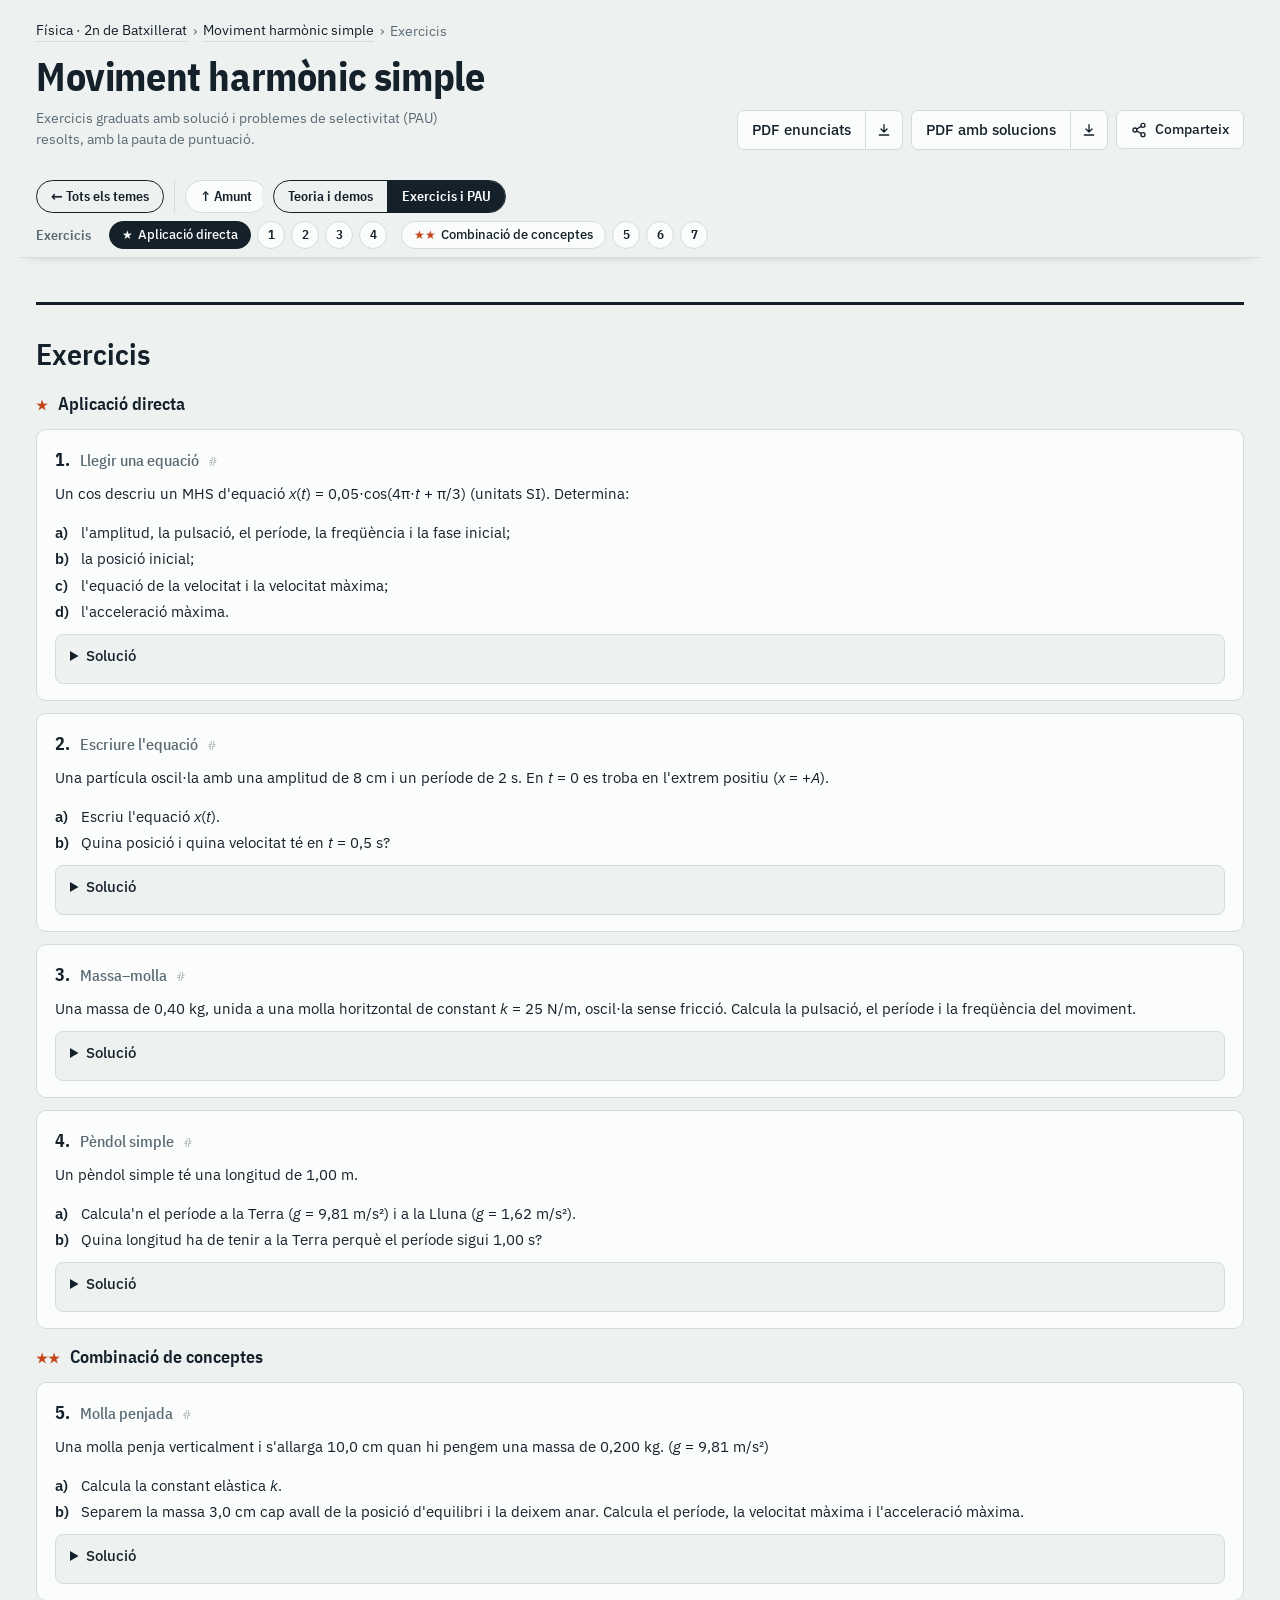
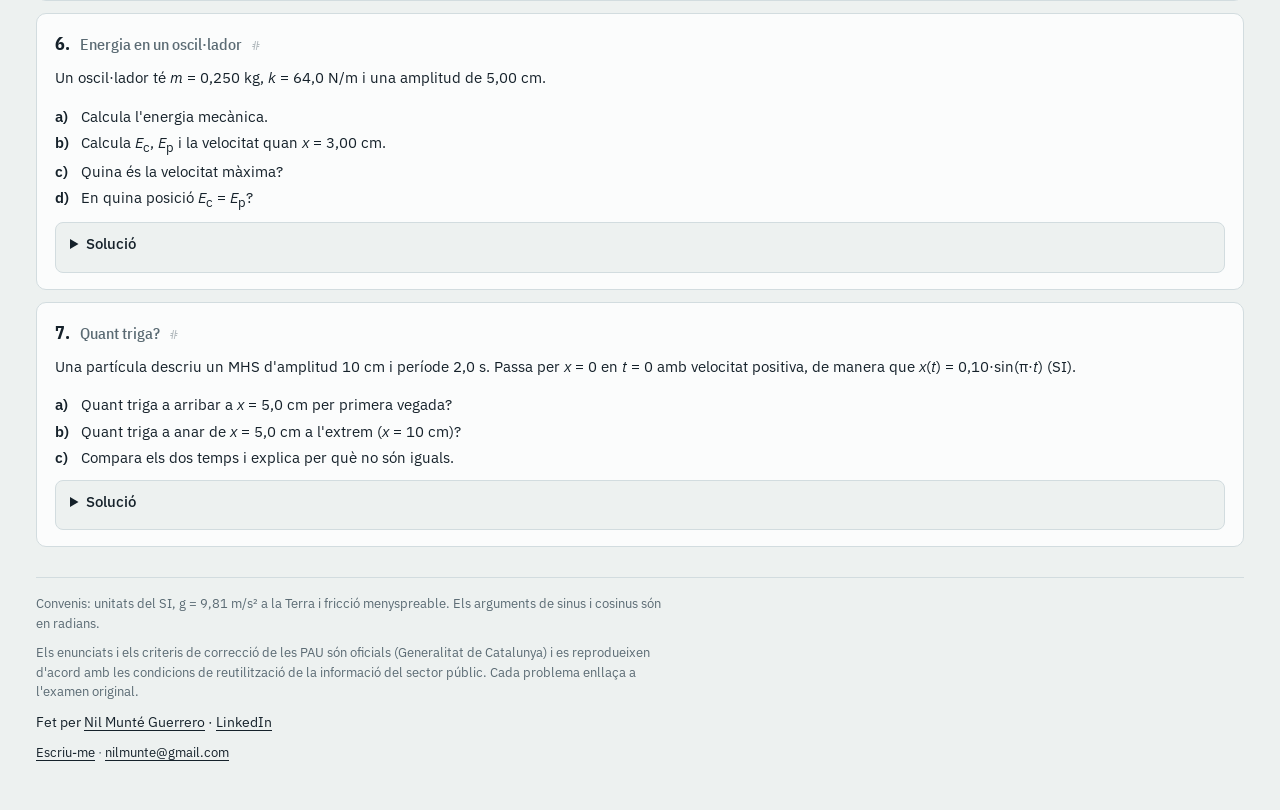
<file: src/temes/mhs/exercicis/index.html>
<!DOCTYPE html>
<html lang="ca">
<head>
<meta charset="utf-8">
<meta name="viewport" content="width=device-width, initial-scale=1, viewport-fit=cover">
<title>Moviment harmònic simple: exercicis i problemes de les PAU resolts</title>
<meta name="description" content="Exercicis de moviment harmònic simple de 2n de Batxillerat: exercicis graduats amb solució i problemes de selectivitat (PAU) de Catalunya resolts pas a pas, amb la pauta de correcció, filtrables per nivell i per tema.">
<link rel="canonical" href="https://nil-munte.github.io/fisica-2n-bat/temes/mhs/exercicis/">
<!-- Previsualització en compartir (WhatsApp, Telegram, LinkedIn, X, Bluesky...). Si canvieu de domini, substituïu https://nil-munte.github.io/fisica-2n-bat/ (og:url, og:image, canonical). -->
<meta property="og:type" content="website">
<meta property="og:site_name" content="Física · 2n de Batxillerat">
<meta property="og:locale" content="ca_ES">
<meta property="og:title" content="Exercicis i PAU · Moviment harmònic simple · Física 2n de Batxillerat">
<meta property="og:description" content="Exercicis de moviment harmònic simple de 2n de Batxillerat: exercicis graduats amb solució i problemes de selectivitat (PAU) de Catalunya resolts pas a pas, amb la pauta de correcció, filtrables per nivell i per tema.">
<meta property="og:url" content="https://nil-munte.github.io/fisica-2n-bat/temes/mhs/exercicis/">
<meta property="og:image" content="https://nil-munte.github.io/fisica-2n-bat/img/og-mhs-exercicis.png">
<meta property="og:image:type" content="image/png">
<meta property="og:image:width" content="1200">
<meta property="og:image:height" content="630">
<meta property="og:image:alt" content="Moviment harmònic simple: exercicis i problemes de les PAU">
<meta name="twitter:card" content="summary_large_image">
<meta name="twitter:title" content="Exercicis i PAU · Moviment harmònic simple · Física 2n de Batxillerat">
<meta name="twitter:description" content="Exercicis de moviment harmònic simple de 2n de Batxillerat: exercicis graduats amb solució i problemes de selectivitat (PAU) de Catalunya resolts pas a pas, amb la pauta de correcció, filtrables per nivell i per tema.">
<meta name="twitter:image" content="https://nil-munte.github.io/fisica-2n-bat/img/og-mhs-exercicis.png">
<link rel="preload" href="../../../lletres/ibm-plex-sans-400-latin.woff2" as="font" type="font/woff2" crossorigin>
<link rel="stylesheet" href="../../../lletres/lletres.css">
<link rel="stylesheet" href="../tema.css">
<script type="application/ld+json">{"@context": "https://schema.org", "@type": "LearningResource", "name": "Moviment harmònic simple · exercicis i problemes de les PAU", "url": "https://nil-munte.github.io/fisica-2n-bat/temes/mhs/exercicis/", "inLanguage": "ca", "educationalLevel": "2n de Batxillerat", "teaches": "Moviment harmònic simple", "learningResourceType": ["teoria", "demostració interactiva", "exercicis resolts"], "isAccessibleForFree": true, "author": {"@type": "Person", "name": "Nil Munté Guerrero", "url": "https://nil-munte.github.io", "sameAs": ["https://www.linkedin.com/in/nilmunte/"]}}</script>
<script type="application/ld+json">{"@context": "https://schema.org", "@type": "BreadcrumbList", "itemListElement": [{"@type": "ListItem", "position": 1, "name": "Física · 2n de Batxillerat", "item": "https://nil-munte.github.io/fisica-2n-bat/"}, {"@type": "ListItem", "position": 2, "name": "Moviment harmònic simple", "item": "https://nil-munte.github.io/fisica-2n-bat/temes/mhs/"}, {"@type": "ListItem", "position": 3, "name": "Exercicis", "item": "https://nil-munte.github.io/fisica-2n-bat/temes/mhs/exercicis/"}]}</script>
</head>
<body>
<div class="wrap">

  <div class="printhead ph-ex">
    <div class="ph1">Moviment harmònic simple · Exercicis</div>
    <p>Física 2n de Batxillerat</p>
  </div>

  <header id="inici">
    <div>
      <nav class="crumbs" aria-label="Ruta"><a href="../../../index.html">Física · 2n de Batxillerat</a><span aria-hidden="true">›</span><a href="../">Moviment harmònic simple</a><span aria-hidden="true">›</span><span aria-current="page">Exercicis</span></nav>
      <h1>Moviment harmònic simple</h1>
      <p class="sub">Exercicis graduats amb solució i problemes de selectivitat (PAU) resolts, amb la pauta de puntuació.</p>
    </div>
    <div class="printbtns">
      <span class="dlg"><a class="btn" href="../pdf/mhs-enunciats.pdf" target="_blank" rel="noopener" title="Obre els enunciats de MHS en una pestanya nova">PDF enunciats</a><a class="btn ic" href="../pdf/mhs-enunciats.pdf" download="MHS - Enunciats.pdf" title="Descarrega els enunciats de MHS" aria-label="Descarrega els enunciats de MHS"><svg viewBox="0 0 24 24" width="16" height="16" aria-hidden="true"><path d="M12 4v11m0 0-4.5-4.5M12 15l4.5-4.5M5 19.5h14" fill="none" stroke="currentColor" stroke-width="2" stroke-linecap="round" stroke-linejoin="round"/></svg></a></span><span class="dlg"><a class="btn" href="../pdf/mhs-enunciats-solucions.pdf" target="_blank" rel="noopener" title="Obre els enunciats de MHS amb les solucions en una pestanya nova">PDF amb solucions</a><a class="btn ic" href="../pdf/mhs-enunciats-solucions.pdf" download="MHS - Enunciats i solucions.pdf" title="Descarrega els enunciats de MHS amb les solucions" aria-label="Descarrega els enunciats de MHS amb les solucions"><svg viewBox="0 0 24 24" width="16" height="16" aria-hidden="true"><path d="M12 4v11m0 0-4.5-4.5M12 15l4.5-4.5M5 19.5h14" fill="none" stroke="currentColor" stroke-width="2" stroke-linecap="round" stroke-linejoin="round"/></svg></a></span>
      <span data-share hidden></span>
    </div>
  </header>

  <div class="topbar" id="topbar">
  <nav class="toc" aria-label="Seccions">
    <a href="../../../index.html" class="home" title="Torna a la llista de temes">← Tots els temes</a><span class="sep"></span><a href="#inici" class="top" title="Torna al principi d'aquesta pàgina">↑ Amunt</a>
    <span class="pagetabs" role="group" aria-label="Pàgines del tema"><a class="pt" href="../">Teoria i demos</a><span class="pt on" aria-current="page">Exercicis i PAU</span></span>
  </nav>
  <nav class="secnav" id="secnav" aria-label="Apartats d'aquesta secció"></nav>
  </div>

  <main>
  <section class="blk" id="exercicis">
    <h2>Exercicis</h2>
    <div class="exlist" id="exlist"><!-- EXERCICIS:inici -->
<!-- EXERCICIS:fi --></div>
<!-- PAU:inici -->
<!-- PAU:fi -->
<!-- PAU-ENLLACOS:inici -->
<!-- PAU-ENLLACOS:fi -->
  </section>
  </main>

  <footer>
    <p>Convenis: unitats del SI, g = 9,81 m/s² a la Terra i fricció menyspreable. Els arguments de sinus i cosinus són en radians.</p>
    <p>Els enunciats i els criteris de correcció de les PAU són oficials (Generalitat de Catalunya) i es reprodueixen d'acord amb les condicions de reutilització de la informació del sector públic. Cada problema enllaça a l'examen original.</p>
    <p class="autor">Fet per <a href="https://nil-munte.github.io/ca/" target="_blank" rel="noopener">Nil Munté Guerrero</a> · <a href="https://www.linkedin.com/in/nilmunte/" target="_blank" rel="noopener">LinkedIn</a></p>
    <p class="contacte"><a class="report" href="https://www.linkedin.com/in/nilmunte/" target="_blank" rel="noopener">Escriu-me</a><span hidden> · <span data-mail></span></span></p>
  </footer>
</div>
<script src="../tema.js"></script>
</body>
</html>
</file>
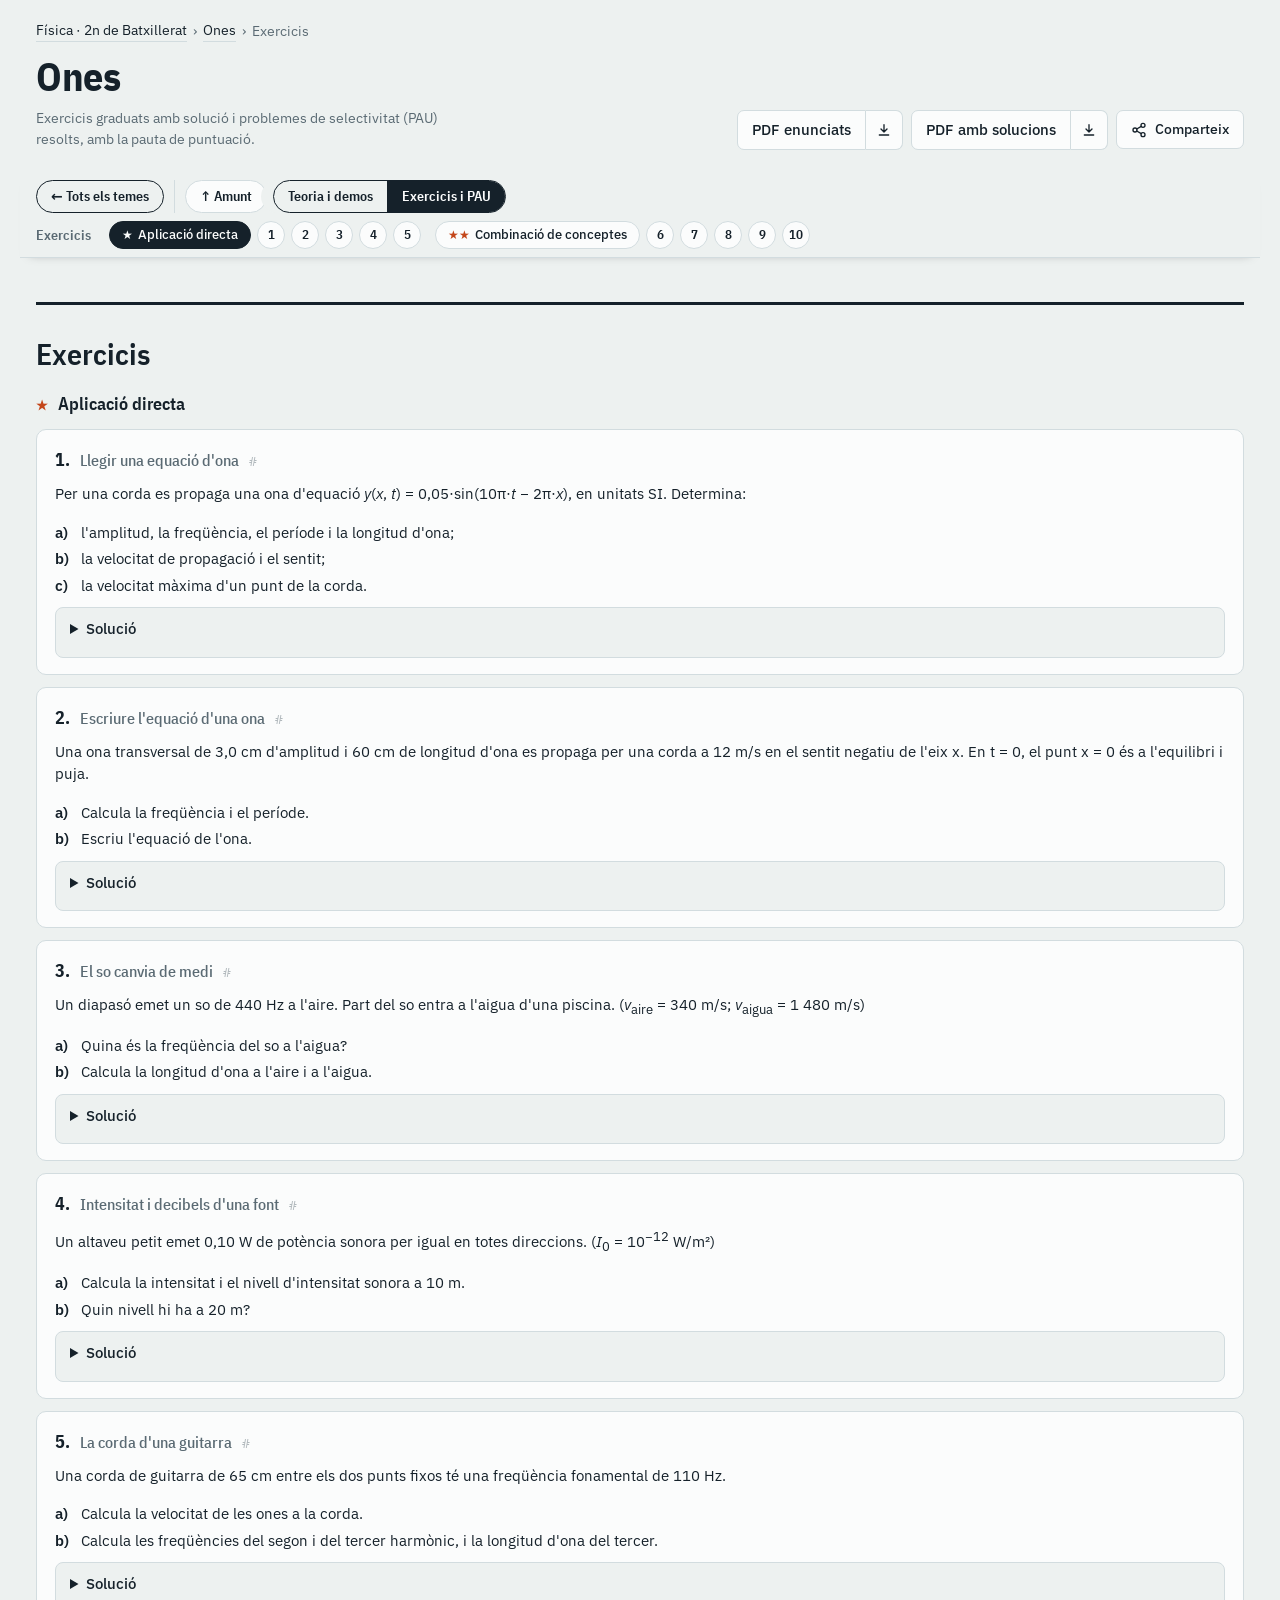
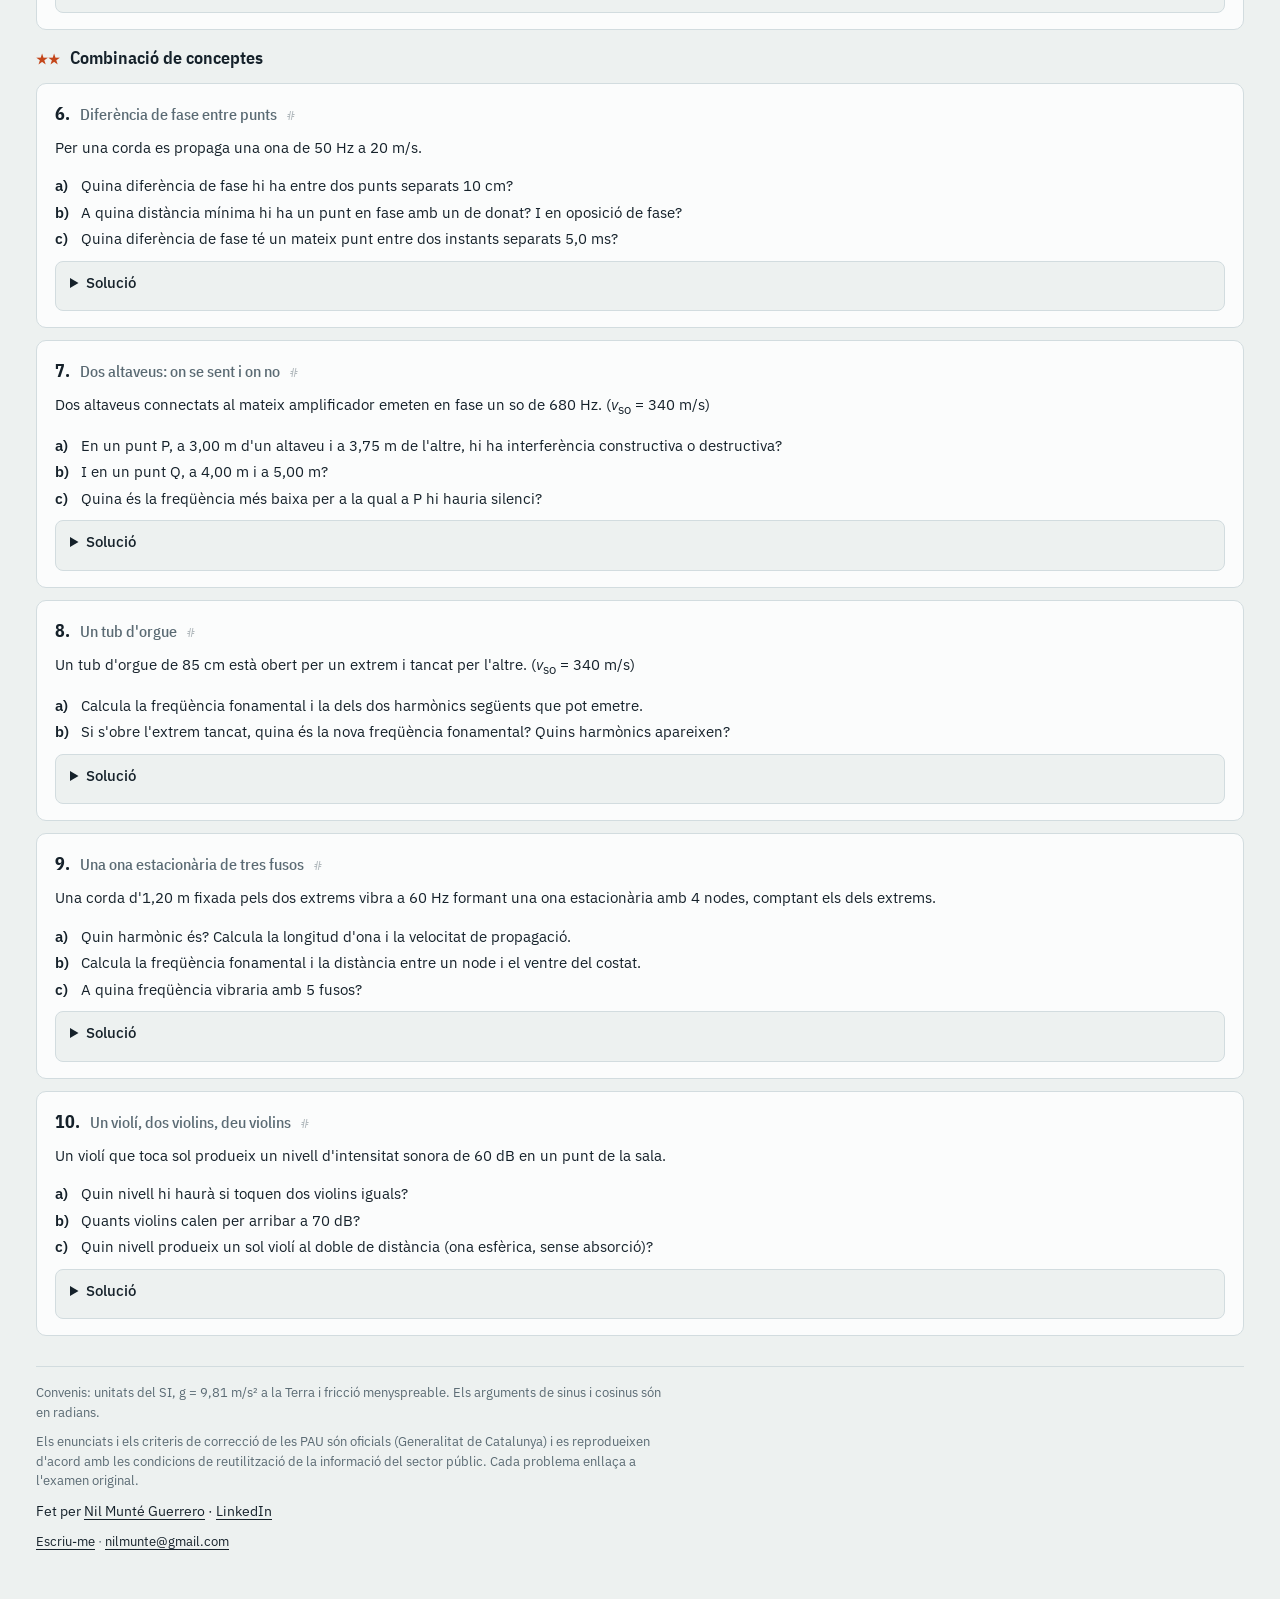
<file: src/temes/ones/exercicis/index.html>
<!DOCTYPE html>
<html lang="ca">
<head>
<meta charset="utf-8">
<meta name="viewport" content="width=device-width, initial-scale=1, viewport-fit=cover">
<title>Ones: exercicis i problemes de les PAU resolts</title>
<meta name="description" content="Exercicis de ones de 2n de Batxillerat: exercicis graduats amb solució i problemes de selectivitat (PAU) de Catalunya resolts pas a pas, amb la pauta de correcció, filtrables per nivell i per tema.">
<link rel="canonical" href="https://nil-munte.github.io/fisica-2n-bat/temes/ones/exercicis/">
<!-- Previsualització en compartir (WhatsApp, Telegram, LinkedIn, X, Bluesky...). Si canvieu de domini, substituïu https://nil-munte.github.io/fisica-2n-bat/ (og:url, og:image, canonical). -->
<meta property="og:type" content="website">
<meta property="og:site_name" content="Física · 2n de Batxillerat">
<meta property="og:locale" content="ca_ES">
<meta property="og:title" content="Exercicis i PAU · Ones · Física 2n de Batxillerat">
<meta property="og:description" content="Exercicis de ones de 2n de Batxillerat: exercicis graduats amb solució i problemes de selectivitat (PAU) de Catalunya resolts pas a pas, amb la pauta de correcció, filtrables per nivell i per tema.">
<meta property="og:url" content="https://nil-munte.github.io/fisica-2n-bat/temes/ones/exercicis/">
<meta property="og:image" content="https://nil-munte.github.io/fisica-2n-bat/img/og-ones-exercicis.png">
<meta property="og:image:type" content="image/png">
<meta property="og:image:width" content="1200">
<meta property="og:image:height" content="630">
<meta property="og:image:alt" content="Ones: exercicis i problemes de les PAU">
<meta name="twitter:card" content="summary_large_image">
<meta name="twitter:title" content="Exercicis i PAU · Ones · Física 2n de Batxillerat">
<meta name="twitter:description" content="Exercicis de ones de 2n de Batxillerat: exercicis graduats amb solució i problemes de selectivitat (PAU) de Catalunya resolts pas a pas, amb la pauta de correcció, filtrables per nivell i per tema.">
<meta name="twitter:image" content="https://nil-munte.github.io/fisica-2n-bat/img/og-ones-exercicis.png">
<link rel="preload" href="../../../lletres/ibm-plex-sans-400-latin.woff2" as="font" type="font/woff2" crossorigin>
<link rel="stylesheet" href="../../../lletres/lletres.css">
<link rel="stylesheet" href="../tema.css">
<script type="application/ld+json">{"@context": "https://schema.org", "@type": "LearningResource", "name": "Ones · exercicis i problemes de les PAU", "url": "https://nil-munte.github.io/fisica-2n-bat/temes/ones/exercicis/", "inLanguage": "ca", "educationalLevel": "2n de Batxillerat", "teaches": "Ones", "learningResourceType": ["teoria", "demostració interactiva", "exercicis resolts"], "isAccessibleForFree": true, "author": {"@type": "Person", "name": "Nil Munté Guerrero", "url": "https://nil-munte.github.io", "sameAs": ["https://www.linkedin.com/in/nilmunte/"]}}</script>
<script type="application/ld+json">{"@context": "https://schema.org", "@type": "BreadcrumbList", "itemListElement": [{"@type": "ListItem", "position": 1, "name": "Física · 2n de Batxillerat", "item": "https://nil-munte.github.io/fisica-2n-bat/"}, {"@type": "ListItem", "position": 2, "name": "Ones", "item": "https://nil-munte.github.io/fisica-2n-bat/temes/ones/"}, {"@type": "ListItem", "position": 3, "name": "Exercicis", "item": "https://nil-munte.github.io/fisica-2n-bat/temes/ones/exercicis/"}]}</script>
</head>
<body>
<div class="wrap">

  <div class="printhead ph-ex">
    <div class="ph1">Ones · Exercicis</div>
    <p>Física 2n de Batxillerat</p>
  </div>

  <header id="inici">
    <div>
      <nav class="crumbs" aria-label="Ruta"><a href="../../../index.html">Física · 2n de Batxillerat</a><span aria-hidden="true">›</span><a href="../">Ones</a><span aria-hidden="true">›</span><span aria-current="page">Exercicis</span></nav>
      <h1>Ones</h1>
      <p class="sub">Exercicis graduats amb solució i problemes de selectivitat (PAU) resolts, amb la pauta de puntuació.</p>
    </div>
    <div class="printbtns">
      <span class="dlg"><a class="btn" href="../pdf/ones-enunciats.pdf" target="_blank" rel="noopener" title="Obre els enunciats d'ones en una pestanya nova">PDF enunciats</a><a class="btn ic" href="../pdf/ones-enunciats.pdf" download="Ones - Enunciats.pdf" title="Descarrega els enunciats d'ones" aria-label="Descarrega els enunciats d'ones"><svg viewBox="0 0 24 24" width="16" height="16" aria-hidden="true"><path d="M12 4v11m0 0-4.5-4.5M12 15l4.5-4.5M5 19.5h14" fill="none" stroke="currentColor" stroke-width="2" stroke-linecap="round" stroke-linejoin="round"/></svg></a></span><span class="dlg"><a class="btn" href="../pdf/ones-enunciats-solucions.pdf" target="_blank" rel="noopener" title="Obre els enunciats d'ones amb les solucions en una pestanya nova">PDF amb solucions</a><a class="btn ic" href="../pdf/ones-enunciats-solucions.pdf" download="Ones - Enunciats i solucions.pdf" title="Descarrega els enunciats d'ones amb les solucions" aria-label="Descarrega els enunciats d'ones amb les solucions"><svg viewBox="0 0 24 24" width="16" height="16" aria-hidden="true"><path d="M12 4v11m0 0-4.5-4.5M12 15l4.5-4.5M5 19.5h14" fill="none" stroke="currentColor" stroke-width="2" stroke-linecap="round" stroke-linejoin="round"/></svg></a></span>
      <span data-share hidden></span>
    </div>
  </header>

  <div class="topbar" id="topbar">
  <nav class="toc" aria-label="Seccions">
    <a href="../../../index.html" class="home" title="Torna a la llista de temes">← Tots els temes</a><span class="sep"></span><a href="#inici" class="top" title="Torna al principi d'aquesta pàgina">↑ Amunt</a>
    <span class="pagetabs" role="group" aria-label="Pàgines del tema"><a class="pt" href="../">Teoria i demos</a><span class="pt on" aria-current="page">Exercicis i PAU</span></span>
  </nav>
  <nav class="secnav" id="secnav" aria-label="Apartats d'aquesta secció"></nav>
  </div>

  <main>
  <section class="blk" id="exercicis">
    <h2>Exercicis</h2>
    <div class="exlist" id="exlist"><!-- EXERCICIS:inici -->
<!-- EXERCICIS:fi --></div>
<!-- PAU:inici -->
<!-- PAU:fi -->
<!-- PAU-ENLLACOS:inici -->
<!-- PAU-ENLLACOS:fi -->
  </section>
  </main>

  <footer>
    <p>Convenis: unitats del SI, g = 9,81 m/s² a la Terra i fricció menyspreable. Els arguments de sinus i cosinus són en radians.</p>
    <p>Els enunciats i els criteris de correcció de les PAU són oficials (Generalitat de Catalunya) i es reprodueixen d'acord amb les condicions de reutilització de la informació del sector públic. Cada problema enllaça a l'examen original.</p>
    <p class="autor">Fet per <a href="https://nil-munte.github.io/ca/" target="_blank" rel="noopener">Nil Munté Guerrero</a> · <a href="https://www.linkedin.com/in/nilmunte/" target="_blank" rel="noopener">LinkedIn</a></p>
    <p class="contacte"><a class="report" href="https://www.linkedin.com/in/nilmunte/" target="_blank" rel="noopener">Escriu-me</a><span hidden> · <span data-mail></span></span></p>
  </footer>
</div>
<script src="../tema.js"></script>
</body>
</html>
</file>
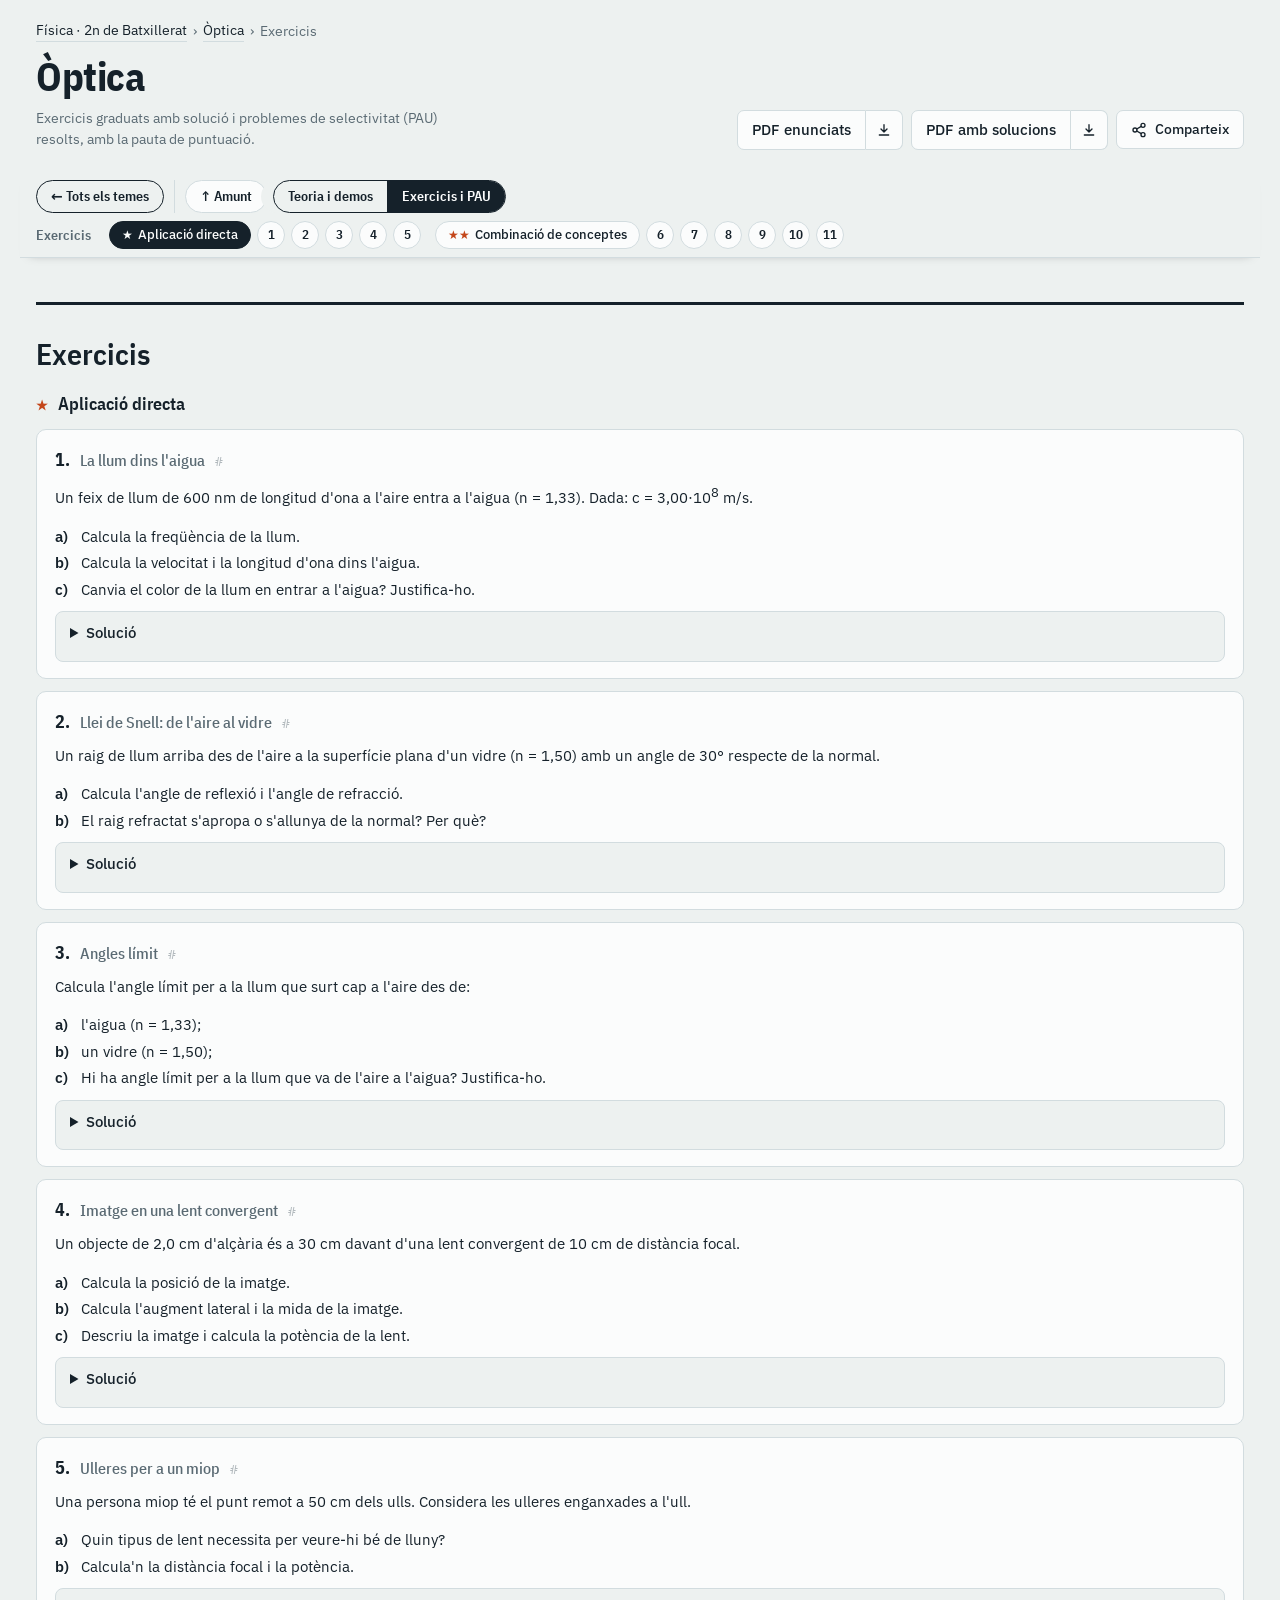
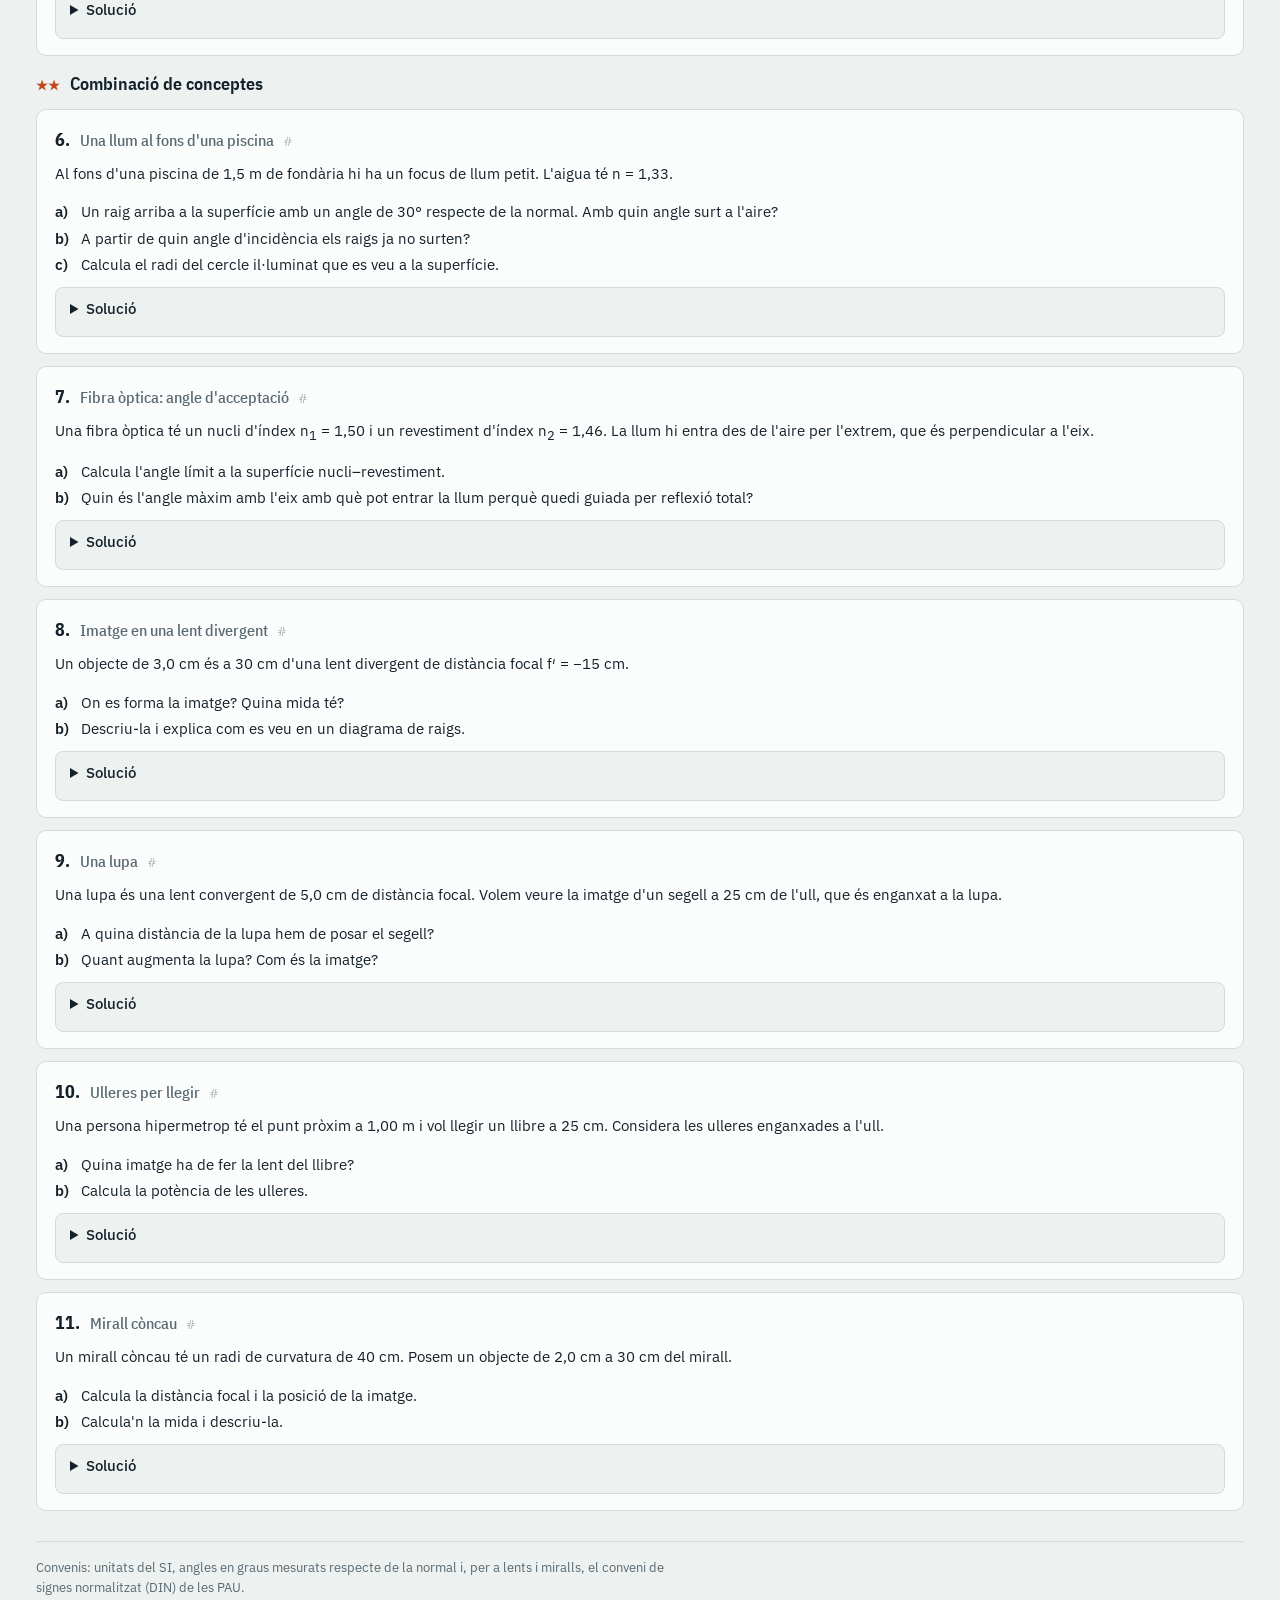
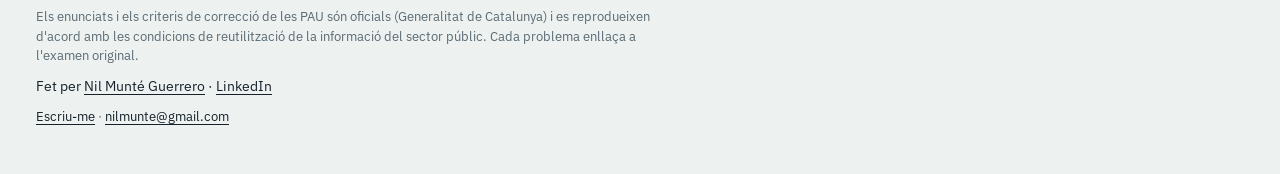
<file: src/temes/optica/exercicis/index.html>
<!DOCTYPE html>
<html lang="ca">
<head>
<meta charset="utf-8">
<meta name="viewport" content="width=device-width, initial-scale=1, viewport-fit=cover">
<title>Òptica: exercicis i problemes de les PAU resolts</title>
<meta name="description" content="Exercicis d'òptica de 2n de Batxillerat: exercicis graduats amb solució i problemes de selectivitat (PAU) de Catalunya resolts pas a pas, amb la pauta de correcció, filtrables per nivell i per tema.">
<link rel="canonical" href="https://nil-munte.github.io/fisica-2n-bat/temes/optica/exercicis/">
<!-- Previsualització en compartir (WhatsApp, Telegram, LinkedIn, X, Bluesky...). Si canvieu de domini, substituïu https://nil-munte.github.io/fisica-2n-bat/ (og:url, og:image, canonical). -->
<meta property="og:type" content="website">
<meta property="og:site_name" content="Física · 2n de Batxillerat">
<meta property="og:locale" content="ca_ES">
<meta property="og:title" content="Exercicis i PAU · Òptica · Física 2n de Batxillerat">
<meta property="og:description" content="Exercicis d'òptica de 2n de Batxillerat: exercicis graduats amb solució i problemes de selectivitat (PAU) de Catalunya resolts pas a pas, amb la pauta de correcció, filtrables per nivell i per tema.">
<meta property="og:url" content="https://nil-munte.github.io/fisica-2n-bat/temes/optica/exercicis/">
<meta property="og:image" content="https://nil-munte.github.io/fisica-2n-bat/img/og-optica-exercicis.png">
<meta property="og:image:type" content="image/png">
<meta property="og:image:width" content="1200">
<meta property="og:image:height" content="630">
<meta property="og:image:alt" content="Òptica: exercicis i problemes de les PAU">
<meta name="twitter:card" content="summary_large_image">
<meta name="twitter:title" content="Exercicis i PAU · Òptica · Física 2n de Batxillerat">
<meta name="twitter:description" content="Exercicis d'òptica de 2n de Batxillerat: exercicis graduats amb solució i problemes de selectivitat (PAU) de Catalunya resolts pas a pas, amb la pauta de correcció, filtrables per nivell i per tema.">
<meta name="twitter:image" content="https://nil-munte.github.io/fisica-2n-bat/img/og-optica-exercicis.png">
<link rel="preload" href="../../../lletres/ibm-plex-sans-400-latin.woff2" as="font" type="font/woff2" crossorigin>
<link rel="stylesheet" href="../../../lletres/lletres.css">
<link rel="stylesheet" href="../tema.css">
<script type="application/ld+json">{"@context": "https://schema.org", "@type": "LearningResource", "name": "Òptica · exercicis i problemes de les PAU", "url": "https://nil-munte.github.io/fisica-2n-bat/temes/optica/exercicis/", "inLanguage": "ca", "educationalLevel": "2n de Batxillerat", "teaches": "Òptica", "learningResourceType": ["teoria", "demostració interactiva", "exercicis resolts"], "isAccessibleForFree": true, "author": {"@type": "Person", "name": "Nil Munté Guerrero", "url": "https://nil-munte.github.io", "sameAs": ["https://www.linkedin.com/in/nilmunte/"]}}</script>
<script type="application/ld+json">{"@context": "https://schema.org", "@type": "BreadcrumbList", "itemListElement": [{"@type": "ListItem", "position": 1, "name": "Física · 2n de Batxillerat", "item": "https://nil-munte.github.io/fisica-2n-bat/"}, {"@type": "ListItem", "position": 2, "name": "Òptica", "item": "https://nil-munte.github.io/fisica-2n-bat/temes/optica/"}, {"@type": "ListItem", "position": 3, "name": "Exercicis", "item": "https://nil-munte.github.io/fisica-2n-bat/temes/optica/exercicis/"}]}</script>
</head>
<body>
<div class="wrap">

  <div class="printhead ph-ex">
    <div class="ph1">Òptica · Exercicis</div>
    <p>Física 2n de Batxillerat</p>
  </div>

  <header id="inici">
    <div>
      <nav class="crumbs" aria-label="Ruta"><a href="../../../index.html">Física · 2n de Batxillerat</a><span aria-hidden="true">›</span><a href="../">Òptica</a><span aria-hidden="true">›</span><span aria-current="page">Exercicis</span></nav>
      <h1>Òptica</h1>
      <p class="sub">Exercicis graduats amb solució i problemes de selectivitat (PAU) resolts, amb la pauta de puntuació.</p>
    </div>
    <div class="printbtns">
      <span class="dlg"><a class="btn" href="../pdf/optica-enunciats.pdf" target="_blank" rel="noopener" title="Obre els enunciats d'òptica en una pestanya nova">PDF enunciats</a><a class="btn ic" href="../pdf/optica-enunciats.pdf" download="Òptica - Enunciats.pdf" title="Descarrega els enunciats d'òptica" aria-label="Descarrega els enunciats d'òptica"><svg viewBox="0 0 24 24" width="16" height="16" aria-hidden="true"><path d="M12 4v11m0 0-4.5-4.5M12 15l4.5-4.5M5 19.5h14" fill="none" stroke="currentColor" stroke-width="2" stroke-linecap="round" stroke-linejoin="round"/></svg></a></span><span class="dlg"><a class="btn" href="../pdf/optica-enunciats-solucions.pdf" target="_blank" rel="noopener" title="Obre els enunciats d'òptica amb les solucions en una pestanya nova">PDF amb solucions</a><a class="btn ic" href="../pdf/optica-enunciats-solucions.pdf" download="Òptica - Enunciats i solucions.pdf" title="Descarrega els enunciats d'òptica amb les solucions" aria-label="Descarrega els enunciats d'òptica amb les solucions"><svg viewBox="0 0 24 24" width="16" height="16" aria-hidden="true"><path d="M12 4v11m0 0-4.5-4.5M12 15l4.5-4.5M5 19.5h14" fill="none" stroke="currentColor" stroke-width="2" stroke-linecap="round" stroke-linejoin="round"/></svg></a></span>
      <span data-share hidden></span>
    </div>
  </header>

  <div class="topbar" id="topbar">
  <nav class="toc" aria-label="Seccions">
    <a href="../../../index.html" class="home" title="Torna a la llista de temes">← Tots els temes</a><span class="sep"></span><a href="#inici" class="top" title="Torna al principi d'aquesta pàgina">↑ Amunt</a>
    <span class="pagetabs" role="group" aria-label="Pàgines del tema"><a class="pt" href="../">Teoria i demos</a><span class="pt on" aria-current="page">Exercicis i PAU</span></span>
  </nav>
  <nav class="secnav" id="secnav" aria-label="Apartats d'aquesta secció"></nav>
  </div>

  <main>
  <section class="blk" id="exercicis">
    <h2>Exercicis</h2>
    <div class="exlist" id="exlist"><!-- EXERCICIS:inici -->
<!-- EXERCICIS:fi --></div>
<!-- PAU:inici -->
<!-- PAU:fi -->
<!-- PAU-ENLLACOS:inici -->
<!-- PAU-ENLLACOS:fi -->
  </section>
  </main>

  <footer>
    <p>Convenis: unitats del SI, angles en graus mesurats respecte de la normal i, per a lents i miralls, el conveni de signes normalitzat (DIN) de les PAU.</p>
    <p>Els enunciats i els criteris de correcció de les PAU són oficials (Generalitat de Catalunya) i es reprodueixen d'acord amb les condicions de reutilització de la informació del sector públic. Cada problema enllaça a l'examen original.</p>
    <p class="autor">Fet per <a href="https://nil-munte.github.io/ca/" target="_blank" rel="noopener">Nil Munté Guerrero</a> · <a href="https://www.linkedin.com/in/nilmunte/" target="_blank" rel="noopener">LinkedIn</a></p>
    <p class="contacte"><a class="report" href="https://www.linkedin.com/in/nilmunte/" target="_blank" rel="noopener">Escriu-me</a><span hidden> · <span data-mail></span></span></p>
  </footer>
</div>
<script src="../tema.js"></script>
</body>
</html>
</file>
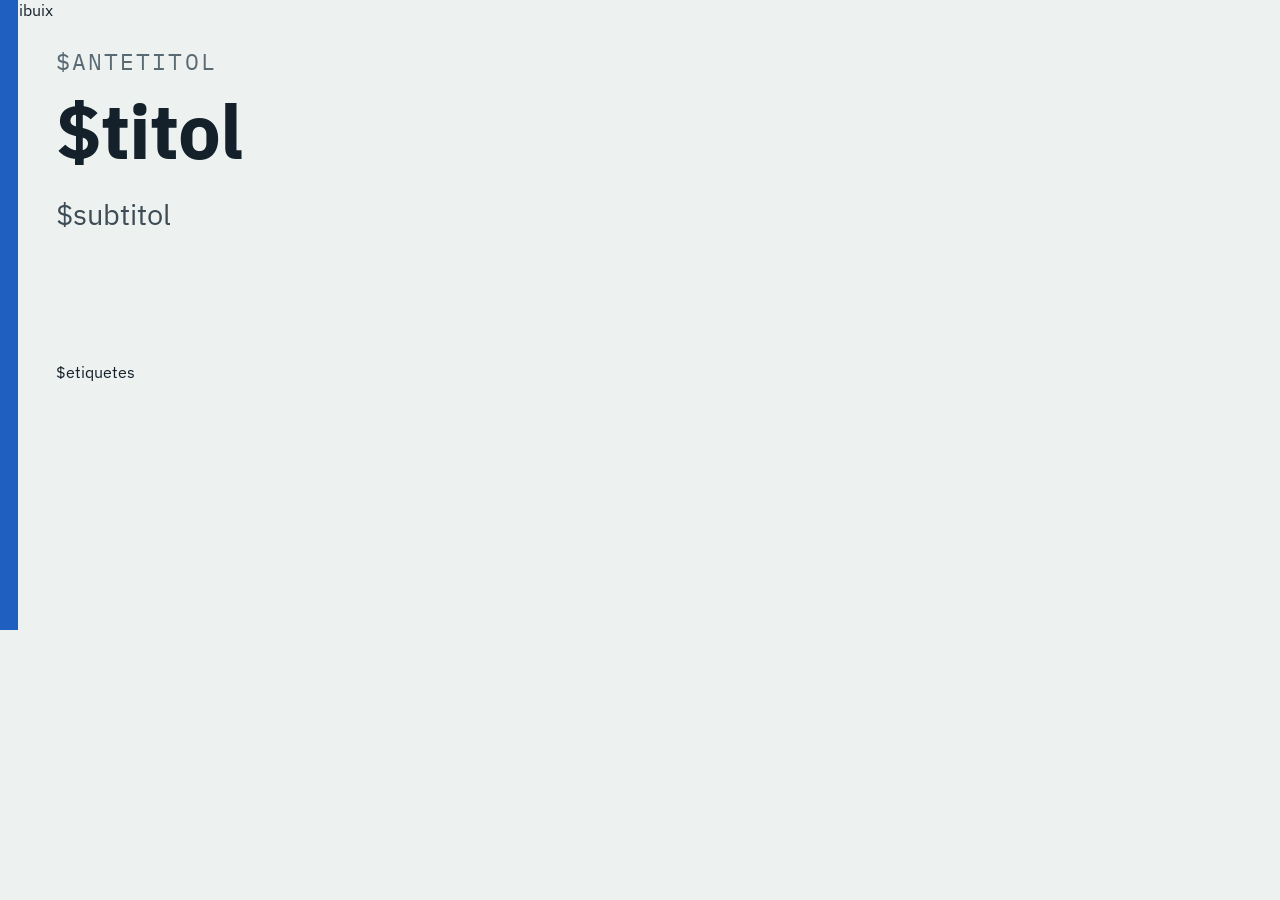
<file: eines/plantilles/og.html>
<!DOCTYPE html>
<html lang="ca">
<head>
<meta charset="utf-8">
<!-- Plantilla de les imatges per compartir (1200 × 630). La omple eines/imatges_og.py. -->
<link rel="stylesheet" href="https://fonts.googleapis.com/css2?family=IBM+Plex+Mono:wght@400;500&family=IBM+Plex+Sans:wght@400;700&display=block">
<style>
  *{box-sizing:border-box;margin:0;padding:0}
  html,body{width:1200px;height:630px;overflow:hidden}
  body{background:#edf1f0;color:#15212a;font-family:"IBM Plex Sans",Arial,sans-serif;position:relative}
  .barra{position:absolute;left:0;top:0;bottom:0;width:18px;background:#1f5fbf}
  .text{position:absolute;left:56px;right:56px;top:46px}
  .ante{font-family:"IBM Plex Mono",monospace;font-size:23px;letter-spacing:.09em;text-transform:uppercase;color:#5a6a73}
  h1{font-size:76px;font-weight:700;line-height:1.08;letter-spacing:-.012em;margin-top:14px;max-width:1080px}
  h1.llarg{font-size:62px}
  .sub{font-size:29px;line-height:1.38;color:#3e4c55;margin-top:22px;max-width:960px}
  .etiq{position:absolute;left:56px;top:362px;display:flex;flex-wrap:wrap;gap:12px}
  .etiq span{background:#15212a;color:#fbfcfc;font-size:22px;font-weight:400;border-radius:8px;padding:9px 20px}
  .dibuix{position:absolute;left:56px;right:56px;bottom:0;height:200px}
  .dibuix svg{width:100%;height:100%;display:block}
  .targeta{position:absolute;right:56px;bottom:10px;width:448px;height:190px;background:#fbfcfc;border:1.5px solid #d2dcdf;border-radius:12px;padding:30px 26px;font-family:"IBM Plex Mono",monospace}
  .targeta .a{color:#1f5fbf;font-size:30px}
  .targeta .b{color:#5a6a73;font-size:24px;margin-top:16px}
  .targeta .c{color:#c4461a;font-size:24px;margin-top:10px}
</style>
</head>
<body>
  <div class="barra"></div>
  <div class="text">
    <div class="ante">$antetitol</div>
    <h1 class="$classe_titol">$titol</h1>
    <p class="sub">$subtitol</p>
  </div>
  <div class="etiq">$etiquetes</div>
  $dibuix
</body>
</html>
</file>
<file: src/lletres/lletres.css>
/* Lletres IBM Plex servides des del mateix web (abans, de Google Fonts), per no dependre d'un altre domini en
   carregar cada pàgina. Llicència SIL Open Font License 1.1: OFL.txt. Fitxers WOFF2 de Google Fonts, només amb els
   subconjunts latin, latin-ext i greek; el navegador baixa només els que fa servir la pàgina (unicode-range). */
@font-face{font-family:'IBM Plex Mono';font-style:normal;font-weight:400;font-display:swap;src:url(ibm-plex-mono-400-latin-ext.woff2) format('woff2');unicode-range:U+0100-02BA, U+02BD-02C5, U+02C7-02CC, U+02CE-02D7, U+02DD-02FF, U+0304, U+0308, U+0329, U+1D00-1DBF, U+1E00-1E9F, U+1EF2-1EFF, U+2020, U+20A0-20AB, U+20AD-20C4, U+2113, U+2C60-2C7F, U+A720-A7FF}
@font-face{font-family:'IBM Plex Mono';font-style:normal;font-weight:400;font-display:swap;src:url(ibm-plex-mono-400-latin.woff2) format('woff2');unicode-range:U+0000-00FF, U+0131, U+0152-0153, U+02BB-02BC, U+02C6, U+02DA, U+02DC, U+0304, U+0308, U+0329, U+2000-206F, U+20AC, U+2122, U+2191, U+2193, U+2212, U+2215, U+FEFF, U+FFFD}
@font-face{font-family:'IBM Plex Mono';font-style:normal;font-weight:500;font-display:swap;src:url(ibm-plex-mono-500-latin-ext.woff2) format('woff2');unicode-range:U+0100-02BA, U+02BD-02C5, U+02C7-02CC, U+02CE-02D7, U+02DD-02FF, U+0304, U+0308, U+0329, U+1D00-1DBF, U+1E00-1E9F, U+1EF2-1EFF, U+2020, U+20A0-20AB, U+20AD-20C4, U+2113, U+2C60-2C7F, U+A720-A7FF}
@font-face{font-family:'IBM Plex Mono';font-style:normal;font-weight:500;font-display:swap;src:url(ibm-plex-mono-500-latin.woff2) format('woff2');unicode-range:U+0000-00FF, U+0131, U+0152-0153, U+02BB-02BC, U+02C6, U+02DA, U+02DC, U+0304, U+0308, U+0329, U+2000-206F, U+20AC, U+2122, U+2191, U+2193, U+2212, U+2215, U+FEFF, U+FFFD}
@font-face{font-family:'IBM Plex Sans';font-style:italic;font-weight:400;font-display:swap;src:url(ibm-plex-sans-400-italic-greek.woff2) format('woff2');unicode-range:U+0370-0377, U+037A-037F, U+0384-038A, U+038C, U+038E-03A1, U+03A3-03FF}
@font-face{font-family:'IBM Plex Sans';font-style:italic;font-weight:400;font-display:swap;src:url(ibm-plex-sans-400-italic-latin-ext.woff2) format('woff2');unicode-range:U+0100-02BA, U+02BD-02C5, U+02C7-02CC, U+02CE-02D7, U+02DD-02FF, U+0304, U+0308, U+0329, U+1D00-1DBF, U+1E00-1E9F, U+1EF2-1EFF, U+2020, U+20A0-20AB, U+20AD-20C4, U+2113, U+2C60-2C7F, U+A720-A7FF}
@font-face{font-family:'IBM Plex Sans';font-style:italic;font-weight:400;font-display:swap;src:url(ibm-plex-sans-400-italic-latin.woff2) format('woff2');unicode-range:U+0000-00FF, U+0131, U+0152-0153, U+02BB-02BC, U+02C6, U+02DA, U+02DC, U+0304, U+0308, U+0329, U+2000-206F, U+20AC, U+2122, U+2191, U+2193, U+2212, U+2215, U+FEFF, U+FFFD}
@font-face{font-family:'IBM Plex Sans';font-style:normal;font-weight:400;font-display:swap;src:url(ibm-plex-sans-400-greek.woff2) format('woff2');unicode-range:U+0370-0377, U+037A-037F, U+0384-038A, U+038C, U+038E-03A1, U+03A3-03FF}
@font-face{font-family:'IBM Plex Sans';font-style:normal;font-weight:400;font-display:swap;src:url(ibm-plex-sans-400-latin-ext.woff2) format('woff2');unicode-range:U+0100-02BA, U+02BD-02C5, U+02C7-02CC, U+02CE-02D7, U+02DD-02FF, U+0304, U+0308, U+0329, U+1D00-1DBF, U+1E00-1E9F, U+1EF2-1EFF, U+2020, U+20A0-20AB, U+20AD-20C4, U+2113, U+2C60-2C7F, U+A720-A7FF}
@font-face{font-family:'IBM Plex Sans';font-style:normal;font-weight:400;font-display:swap;src:url(ibm-plex-sans-400-latin.woff2) format('woff2');unicode-range:U+0000-00FF, U+0131, U+0152-0153, U+02BB-02BC, U+02C6, U+02DA, U+02DC, U+0304, U+0308, U+0329, U+2000-206F, U+20AC, U+2122, U+2191, U+2193, U+2212, U+2215, U+FEFF, U+FFFD}
@font-face{font-family:'IBM Plex Sans';font-style:normal;font-weight:500;font-display:swap;src:url(ibm-plex-sans-500-greek.woff2) format('woff2');unicode-range:U+0370-0377, U+037A-037F, U+0384-038A, U+038C, U+038E-03A1, U+03A3-03FF}
@font-face{font-family:'IBM Plex Sans';font-style:normal;font-weight:500;font-display:swap;src:url(ibm-plex-sans-500-latin-ext.woff2) format('woff2');unicode-range:U+0100-02BA, U+02BD-02C5, U+02C7-02CC, U+02CE-02D7, U+02DD-02FF, U+0304, U+0308, U+0329, U+1D00-1DBF, U+1E00-1E9F, U+1EF2-1EFF, U+2020, U+20A0-20AB, U+20AD-20C4, U+2113, U+2C60-2C7F, U+A720-A7FF}
@font-face{font-family:'IBM Plex Sans';font-style:normal;font-weight:500;font-display:swap;src:url(ibm-plex-sans-500-latin.woff2) format('woff2');unicode-range:U+0000-00FF, U+0131, U+0152-0153, U+02BB-02BC, U+02C6, U+02DA, U+02DC, U+0304, U+0308, U+0329, U+2000-206F, U+20AC, U+2122, U+2191, U+2193, U+2212, U+2215, U+FEFF, U+FFFD}
@font-face{font-family:'IBM Plex Sans';font-style:normal;font-weight:600;font-display:swap;src:url(ibm-plex-sans-600-greek.woff2) format('woff2');unicode-range:U+0370-0377, U+037A-037F, U+0384-038A, U+038C, U+038E-03A1, U+03A3-03FF}
@font-face{font-family:'IBM Plex Sans';font-style:normal;font-weight:600;font-display:swap;src:url(ibm-plex-sans-600-latin-ext.woff2) format('woff2');unicode-range:U+0100-02BA, U+02BD-02C5, U+02C7-02CC, U+02CE-02D7, U+02DD-02FF, U+0304, U+0308, U+0329, U+1D00-1DBF, U+1E00-1E9F, U+1EF2-1EFF, U+2020, U+20A0-20AB, U+20AD-20C4, U+2113, U+2C60-2C7F, U+A720-A7FF}
@font-face{font-family:'IBM Plex Sans';font-style:normal;font-weight:600;font-display:swap;src:url(ibm-plex-sans-600-latin.woff2) format('woff2');unicode-range:U+0000-00FF, U+0131, U+0152-0153, U+02BB-02BC, U+02C6, U+02DA, U+02DC, U+0304, U+0308, U+0329, U+2000-206F, U+20AC, U+2122, U+2191, U+2193, U+2212, U+2215, U+FEFF, U+FFFD}
@font-face{font-family:'IBM Plex Sans Condensed';font-style:normal;font-weight:500;font-display:swap;src:url(ibm-plex-sans-condensed-500-latin-ext.woff2) format('woff2');unicode-range:U+0100-02BA, U+02BD-02C5, U+02C7-02CC, U+02CE-02D7, U+02DD-02FF, U+0304, U+0308, U+0329, U+1D00-1DBF, U+1E00-1E9F, U+1EF2-1EFF, U+2020, U+20A0-20AB, U+20AD-20C4, U+2113, U+2C60-2C7F, U+A720-A7FF}
@font-face{font-family:'IBM Plex Sans Condensed';font-style:normal;font-weight:500;font-display:swap;src:url(ibm-plex-sans-condensed-500-latin.woff2) format('woff2');unicode-range:U+0000-00FF, U+0131, U+0152-0153, U+02BB-02BC, U+02C6, U+02DA, U+02DC, U+0304, U+0308, U+0329, U+2000-206F, U+20AC, U+2122, U+2191, U+2193, U+2212, U+2215, U+FEFF, U+FFFD}
@font-face{font-family:'IBM Plex Sans Condensed';font-style:normal;font-weight:600;font-display:swap;src:url(ibm-plex-sans-condensed-600-latin-ext.woff2) format('woff2');unicode-range:U+0100-02BA, U+02BD-02C5, U+02C7-02CC, U+02CE-02D7, U+02DD-02FF, U+0304, U+0308, U+0329, U+1D00-1DBF, U+1E00-1E9F, U+1EF2-1EFF, U+2020, U+20A0-20AB, U+20AD-20C4, U+2113, U+2C60-2C7F, U+A720-A7FF}
@font-face{font-family:'IBM Plex Sans Condensed';font-style:normal;font-weight:600;font-display:swap;src:url(ibm-plex-sans-condensed-600-latin.woff2) format('woff2');unicode-range:U+0000-00FF, U+0131, U+0152-0153, U+02BB-02BC, U+02C6, U+02DA, U+02DC, U+0304, U+0308, U+0329, U+2000-206F, U+20AC, U+2122, U+2191, U+2193, U+2212, U+2215, U+FEFF, U+FFFD}
@font-face{font-family:'IBM Plex Sans Condensed';font-style:normal;font-weight:700;font-display:swap;src:url(ibm-plex-sans-condensed-700-latin-ext.woff2) format('woff2');unicode-range:U+0100-02BA, U+02BD-02C5, U+02C7-02CC, U+02CE-02D7, U+02DD-02FF, U+0304, U+0308, U+0329, U+1D00-1DBF, U+1E00-1E9F, U+1EF2-1EFF, U+2020, U+20A0-20AB, U+20AD-20C4, U+2113, U+2C60-2C7F, U+A720-A7FF}
@font-face{font-family:'IBM Plex Sans Condensed';font-style:normal;font-weight:700;font-display:swap;src:url(ibm-plex-sans-condensed-700-latin.woff2) format('woff2');unicode-range:U+0000-00FF, U+0131, U+0152-0153, U+02BB-02BC, U+02C6, U+02DA, U+02DC, U+0304, U+0308, U+0329, U+2000-206F, U+20AC, U+2122, U+2191, U+2193, U+2212, U+2215, U+FEFF, U+FFFD}
</file>
<file: src/pau/estil.css>
/* Estil comú de la pàgina dels exàmens (pau/) i de la pàgina de cada examen (pau/<examen>/) */
:root{
  --bg:#edf1f0; --surface:#fbfcfc; --ink:#15212a; --muted:#5a6a73; --line:#d2dcdf; --chip:#e4eaec;
  --x:#1f5fbf; --y:#c4461a;
  --f-display:"IBM Plex Sans Condensed","Arial Narrow",system-ui,sans-serif;
  --f-body:"IBM Plex Sans",system-ui,-apple-system,"Segoe UI",sans-serif;
  --f-mono:"IBM Plex Mono",ui-monospace,"SFMono-Regular",Menlo,monospace;
  box-sizing:border-box; padding-top:env(safe-area-inset-top,0px); padding-bottom:env(safe-area-inset-bottom,0px);
}
@media (prefers-color-scheme: dark){ :root:not([data-theme="light"]){
  --bg:#0e181d; --surface:#142229; --ink:#e1e9ec; --muted:#8fa2ab; --line:#26404b; --chip:#1c2f37;
  --x:#6ea8ff; --y:#ff8f5a; color-scheme:dark }}
:root[data-theme="dark"]{
  --bg:#0e181d; --surface:#142229; --ink:#e1e9ec; --muted:#8fa2ab; --line:#26404b; --chip:#1c2f37;
  --x:#6ea8ff; --y:#ff8f5a; color-scheme:dark }
html{scroll-padding-top:calc(env(safe-area-inset-top,0px) + var(--navh,56px) + 10px);scroll-behavior:smooth}
*{box-sizing:border-box}
body{margin:0;background:var(--bg);color:var(--ink);font-family:var(--f-body);font-size:15px;line-height:1.5}
.wrap{max-width:1240px;margin:0 auto;padding-inline:16px;padding-block:20px 48px;display:flex;flex-direction:column;gap:22px}
main{display:contents}
.share{position:relative;display:inline-block;margin-top:12px}
.printbtns .share{margin-top:0}
.sharebtn{font:inherit;font-weight:500;font-size:14px;cursor:pointer;border-radius:7px;border:1px solid var(--line);background:var(--surface);color:var(--ink);padding:8px 14px;min-height:38px;display:inline-flex;align-items:center;gap:8px}
.sharebtn:hover{border-color:var(--muted)}
.sharebtn svg{width:16px;height:16px;flex:none}
.sharebtn:focus-visible,.sharemenu a:focus-visible,.sharemenu button:focus-visible{outline:2px solid var(--ink);outline-offset:2px}
.sharemenu{position:absolute;z-index:40;top:calc(100% + 6px);right:0;min-width:210px;background:var(--surface);border:1px solid var(--line);border-radius:10px;padding:6px;box-shadow:0 10px 28px -10px rgba(0,0,0,.35);display:flex;flex-direction:column}
.sharemenu[hidden]{display:none}
.sharemenu a,.sharemenu button{font:inherit;font-size:14px;font-weight:400;text-align:left;background:none;border:0;border-radius:6px;padding:8px 10px;min-height:36px;color:var(--ink);text-decoration:none;cursor:pointer;display:block;width:100%}
.sharemenu a:hover,.sharemenu button:hover{background:var(--chip)}
.sharemenu .sep{height:1px;background:var(--line);margin:4px 2px}
.contacte{color:var(--muted)}
.contacte a{color:var(--ink);text-underline-offset:3px}
@media print{.share{display:none!important}}
header{display:flex;flex-wrap:wrap;align-items:flex-end;justify-content:space-between;gap:10px 20px}
h1{font-family:var(--f-display);font-weight:700;font-size:clamp(28px,3.8vw,40px);letter-spacing:-.01em;margin:0;text-wrap:balance}
.sub{color:var(--muted);margin:2px 0 0;font-size:14px}
h2{font-family:var(--f-display);font-size:24px;font-weight:600;margin:0}
h3{font-family:var(--f-display);font-size:18px;font-weight:600;margin:0}
section.blk{display:flex;flex-direction:column;gap:14px;border-top:3px solid var(--ink);padding-top:26px;margin-top:22px}
section.blk>h2{font-size:clamp(24px,3vw,30px)}
/* els anys, dins de «Exàmens, per anys»: separador fi i el primer sense */
#per-anys>section.blk{border-top:1px solid var(--line);padding-top:18px;margin-top:8px}
#per-anys>section.blk:first-of-type{border-top:0;padding-top:4px;margin-top:0}
#per-anys>section.blk>h2{font-size:clamp(20px,2.4vw,24px)}
.lead{margin:0;color:var(--muted);max-width:72ch}
.lead b{color:var(--ink);font-weight:600}
.crumbs{display:flex;flex-wrap:wrap;align-items:center;gap:6px;font-size:14px;color:var(--muted);margin-bottom:4px}
.crumbs a{color:var(--ink);text-decoration:none;border-bottom:1px solid var(--line)}
.crumbs a:hover{border-color:var(--ink)}
/* barra superior: la mateixa del tema */
.topbar{position:sticky;top:env(safe-area-inset-top,0px);z-index:20;margin-inline:-16px;background:var(--bg);border-bottom:1px solid var(--line);box-shadow:0 6px 10px -10px rgba(0,0,0,.35)}
nav.toc{display:flex;gap:6px;align-items:center;overflow-x:auto;scrollbar-width:none;padding:8px 16px}
nav.toc::-webkit-scrollbar{display:none}
nav.toc a{flex:none;color:var(--ink);text-decoration:none;border:1px solid var(--line);background:var(--surface);border-radius:20px;padding:5px 14px;font-size:14px;font-weight:500;white-space:nowrap}
nav.toc a:hover{border-color:var(--muted)}
nav.toc a[aria-current="true"]{background:var(--ink);color:var(--surface);border-color:var(--ink)}
nav.toc .sep{flex:none;width:1px;align-self:stretch;background:var(--line);margin-inline:4px}
nav.toc a.top{font-family:var(--f-display);font-weight:600}
nav.toc a.home{font-family:var(--f-display);font-weight:600;background:transparent;color:var(--ink);border:1.5px solid var(--ink)}
nav.toc a.home:hover{background:var(--chip)}
nav.toc .anys{display:contents}
nav.toc a.pertemes{font-family:var(--f-display);font-weight:600}
/* problemes per temes */
.temes-pau{display:flex;flex-direction:column;border:1px solid var(--line);border-radius:10px;background:var(--surface)}
.tema-pau{display:grid;grid-template-columns:minmax(12em,16em) minmax(0,1fr);gap:8px 18px;align-items:baseline;padding:14px 18px;border:0;border-radius:0;background:none}
.tema-pau+.tema-pau{border-top:1px solid var(--line)}
@media (max-width:620px){.tema-pau{grid-template-columns:minmax(0,1fr);padding:12px 14px}}
.tema-pau h3{display:flex;flex-direction:column;gap:2px;margin:0}
.tema-pau h3 a{color:var(--ink);text-underline-offset:3px}
.tema-pau h3 small{font-family:var(--f-body);font-weight:400;color:var(--muted);font-size:13.5px}
.tema-pau .tgs{display:flex;flex-wrap:wrap;gap:6px}
.tema-pau .tgs a{font-size:13.5px;color:var(--ink);text-decoration:none;border:1px solid var(--line);background:var(--chip);border-radius:20px;padding:3px 11px}
.tema-pau .tgs a:hover{border-color:var(--muted)}
.tema-pau .tot{font-size:14px;color:var(--ink);text-underline-offset:3px}
.tema-pau .tgs small{font-family:var(--f-mono);font-size:11.5px;color:var(--muted);margin-left:4px}
nav.toc .anys a{font-family:var(--f-mono);font-size:13.5px;padding-inline:11px}
section[tabindex="-1"]:focus{outline:none}
a:focus-visible{outline:2px solid var(--x);outline-offset:2px}
/* exàmens */
.panel{background:var(--surface);border:1px solid var(--line);border-radius:10px}
.convs{display:grid;grid-template-columns:repeat(2,minmax(0,1fr));gap:14px}
@media (max-width:820px){.convs{grid-template-columns:minmax(0,1fr)}}
.conv{padding:16px 18px;display:flex;flex-direction:column}
.conv h3{display:flex;align-items:baseline;gap:10px;flex-wrap:wrap;margin-bottom:2px}
.conv h3 small{font-family:var(--f-body);font-weight:400;color:var(--muted);font-size:14px}
.serie{display:flex;flex-wrap:wrap;align-items:center;gap:8px 14px;padding:12px 0 0;margin-top:12px;border-top:1px solid var(--line)}
.serie:first-of-type{border-top:0;margin-top:4px;padding-top:4px}
.sn{font-family:var(--f-display);font-weight:700;font-size:17px;min-width:9em}
.sn .tei{display:block;font-family:var(--f-body);font-weight:400;font-size:12.5px;color:var(--muted)}
.botons{display:flex;flex-wrap:wrap;gap:8px}
.dlg{display:inline-flex}
.btn{display:inline-flex;align-items:center;gap:6px;font-weight:500;text-decoration:none;border-radius:7px;border:1px solid var(--line);background:var(--surface);color:var(--ink);padding:8px 14px;min-height:38px;white-space:nowrap}
.btn:hover{border-color:var(--muted)}
.btn.primary{background:var(--ink);color:var(--surface);border-color:var(--ink);font-weight:600}
.btn.primary:hover{opacity:.9}
.dlg .btn:first-child{border-radius:7px 0 0 7px}
.dlg .btn.ic{border-radius:0 7px 7px 0;border-left-width:0;padding-inline:10px}
.dlg .btn.primary.ic{border-left:1px solid color-mix(in srgb,var(--surface) 30%,transparent)}
.chip{font-size:12px;background:var(--chip);border-radius:20px;padding:2px 10px;color:var(--muted)}
a.chip{text-decoration:none;color:var(--ink);border:1px solid var(--line)}
a.chip:hover{border-color:var(--muted)}
.web{flex-basis:100%;display:flex;flex-wrap:wrap;align-items:center;gap:6px;font-size:13px;color:var(--muted)}
footer{color:var(--muted);font-size:13px;display:flex;flex-direction:column;gap:10px;border-top:1px solid var(--line);padding-top:16px;margin-top:8px}
footer p{margin:0;max-width:80ch}
footer .autor{font-size:14px;color:var(--ink)}
footer .autor a{color:var(--ink);text-underline-offset:3px}
@media print{.topbar,.crumbs{display:none!important}}
/* llista d'exàmens: el nom de la sèrie enllaça a la pàgina de l'examen */
.sn a{color:var(--ink);text-underline-offset:3px;text-decoration-thickness:1px}
.sn a:hover{text-decoration-thickness:2px}
/* pàgina de cada examen (pau/<examen>/) */
h1 small.tei{display:block;font-family:var(--f-body);font-weight:400;font-size:15px;color:var(--muted);letter-spacing:0}
.capbotons{margin-top:12px;align-items:center}
.capbotons .share{margin-top:0}
.web.resolts{font-size:14px}
.avis{font-size:14px}
.avis a{color:var(--ink);text-underline-offset:3px}
.enunciat{background:var(--surface);border:1px solid var(--line);border-radius:10px;padding:8px 22px 20px;max-width:860px;font-size:16px;line-height:1.6}
@media (max-width:620px){.enunciat{padding:4px 14px 16px;font-size:15.5px}}
.enunciat p{margin:10px 0;max-width:75ch}
.enunciat p.intro{color:var(--muted);font-size:15px}
.enunciat h2{display:flex;flex-wrap:wrap;align-items:baseline;gap:6px 12px;font-size:22px;margin:26px 0 4px;padding-top:18px;border-top:1px solid var(--line);scroll-margin-top:calc(var(--navh,56px) + 12px)}
.enunciat h2:first-of-type{border-top:0;padding-top:6px}
.enunciat h2 .pg{font-family:var(--f-body);font-size:13px;font-weight:400;color:var(--muted);text-underline-offset:3px}
.enunciat .chip.resolt{font-family:var(--f-body);font-weight:500;font-size:12.5px;align-self:center}
.enunciat .opcio{font-family:var(--f-display);font-weight:600;font-size:17px;margin:22px 0 4px;padding:4px 12px;background:var(--chip);border-radius:6px;display:flex;flex-wrap:wrap;align-items:center;gap:8px;scroll-margin-top:calc(var(--navh,56px) + 12px)}
.enunciat .ap{padding-left:1.4em;text-indent:-1.4em}
.enunciat .punts{font-size:13px;color:var(--muted);text-align:right;margin:-6px 0 8px;max-width:75ch}
.enunciat .dades{font-size:14.5px;color:var(--muted);border-left:3px solid var(--line);padding-left:12px}
.enunciat .fig{font-size:14px;color:var(--muted)}
.enunciat .fig a,.enunciat .dades a{color:var(--ink);text-underline-offset:3px}
.enunciat sub,.enunciat sup{line-height:0}
.nopdf{font-size:.85em;color:var(--muted);background:var(--chip);border-radius:4px;padding:0 5px;white-space:nowrap}
.veins{display:flex;flex-wrap:wrap;gap:8px;max-width:860px}
.veins a[rel="next"]{margin-left:auto}
@media print{.capbotons,.veins,.avis{display:none!important}.enunciat{border:0;padding:0}}
</file>
<file: src/temes/mhs/tema.css>
:root{
  --bg:#edf1f0; --surface:#fbfcfc; --ink:#15212a; --muted:#5a6a73; --line:#d2dcdf;
  --grid:#e2eaec; --grid2:#c6d4d8;
  --x:#1f5fbf; --y:#c4461a; --wood:#8a5a2b; --wood2:#5b3a1b; --stone:#b1aca1; --stone2:#8d887e;
  --earth:#d4cab4; --f:#7a3fb0; --ec:#2c8540; --ep:#a8741a; --t:#0e7c86; --ok:#2c8540; --bad:#b53030; --ball:#2f3438; --chip:#e4eaec;
  --f-display:"IBM Plex Sans Condensed","Arial Narrow",system-ui,sans-serif;
  --f-body:"IBM Plex Sans",system-ui,-apple-system,"Segoe UI",sans-serif;
  --f-mono:"IBM Plex Mono",ui-monospace,"SFMono-Regular",Menlo,monospace;
  box-sizing:border-box; padding-top:env(safe-area-inset-top,0px); padding-bottom:env(safe-area-inset-bottom,0px);
}
@media (prefers-color-scheme: dark){ :root:not([data-theme="light"]){
  --bg:#0e181d; --surface:#142229; --ink:#e1e9ec; --muted:#8fa2ab; --line:#26404b;
  --grid:#1a2c34; --grid2:#25404b;
  --x:#6ea8ff; --y:#ff8f5a; --wood:#c48c56; --wood2:#8d5f35; --stone:#6e6b64; --stone2:#57554f;
  --earth:#3a3327; --f:#c39bff; --ec:#5fc56f; --ep:#e0b050; --t:#4fc3cc; --ok:#5fc56f; --bad:#f06c6c; --ball:#dfe3e6; --chip:#1c2f37; color-scheme:dark }}
:root[data-theme="dark"]{
  --bg:#0e181d; --surface:#142229; --ink:#e1e9ec; --muted:#8fa2ab; --line:#26404b;
  --grid:#1a2c34; --grid2:#25404b;
  --x:#6ea8ff; --y:#ff8f5a; --wood:#c48c56; --wood2:#8d5f35; --stone:#6e6b64; --stone2:#57554f;
  --earth:#3a3327; --f:#c39bff; --ec:#5fc56f; --ep:#e0b050; --t:#4fc3cc; --ok:#5fc56f; --bad:#f06c6c; --ball:#dfe3e6; --chip:#1c2f37; color-scheme:dark }
html{scroll-padding-top:calc(env(safe-area-inset-top,0px) + var(--navh,56px) + 10px);scroll-behavior:smooth}
*{box-sizing:border-box}
body{margin:0;background:var(--bg);color:var(--ink);font-family:var(--f-body);font-size:15px;line-height:1.5}
.wrap{max-width:1240px;margin:0 auto;padding-inline:16px;padding-block:20px 48px;display:flex;flex-direction:column;gap:22px}
main{display:contents}
.share{position:relative;display:inline-block;margin-top:12px}
.printbtns .share{margin-top:0}
.sharebtn{font:inherit;font-weight:500;font-size:14px;cursor:pointer;border-radius:7px;border:1px solid var(--line);background:var(--surface);color:var(--ink);padding:8px 14px;min-height:38px;display:inline-flex;align-items:center;gap:8px}
.sharebtn:hover{border-color:var(--muted)}
.sharebtn svg{width:16px;height:16px;flex:none}
.sharebtn:focus-visible,.sharemenu a:focus-visible,.sharemenu button:focus-visible{outline:2px solid var(--ink);outline-offset:2px}
.sharemenu{position:absolute;z-index:40;top:calc(100% + 6px);right:0;min-width:210px;background:var(--surface);border:1px solid var(--line);border-radius:10px;padding:6px;box-shadow:0 10px 28px -10px rgba(0,0,0,.35);display:flex;flex-direction:column}
.sharemenu[hidden]{display:none}
.sharemenu a,.sharemenu button{font:inherit;font-size:14px;font-weight:400;text-align:left;background:none;border:0;border-radius:6px;padding:8px 10px;min-height:36px;color:var(--ink);text-decoration:none;cursor:pointer;display:block;width:100%}
.sharemenu a:hover,.sharemenu button:hover{background:var(--chip)}
.sharemenu .sep{height:1px;background:var(--line);margin:4px 2px}
.contacte{color:var(--muted)}
.contacte a{color:var(--ink);text-underline-offset:3px}
@media print{.share{display:none!important}}
header{display:flex;flex-wrap:wrap;align-items:flex-end;justify-content:space-between;gap:10px 20px}
h1{font-family:var(--f-display);font-weight:700;font-size:clamp(28px,3.8vw,40px);letter-spacing:-.01em;margin:0;text-wrap:balance}
.sub{color:var(--muted);margin:2px 0 0;font-size:14px}
header .sub{max-width:52ch}
.tx{color:var(--x)} .ty{color:var(--y)} .tf{color:var(--f)} .tok{color:var(--t)} .tt{color:var(--t)} .tec{color:var(--ec)} .tep{color:var(--ep)}
h2{font-family:var(--f-display);font-size:24px;font-weight:600;margin:0}
h3{font-family:var(--f-display);font-size:18px;font-weight:600;margin:0}
h4{font-family:var(--f-display);font-size:15px;font-weight:600;margin:0;color:var(--muted)}
section.blk{display:flex;flex-direction:column;gap:14px;border-top:3px solid var(--ink);padding-top:26px;margin-top:22px}
section.blk>h2,section.blk>.thd h2{font-size:clamp(24px,3vw,30px)}
.demo+.demo{border-top:1px dashed var(--grid2);padding-top:26px;margin-top:10px}
.lead{margin:0;color:var(--muted);max-width:72ch}
nav.toc{position:sticky;top:env(safe-area-inset-top,0px);z-index:20;display:flex;gap:6px;align-items:center;overflow-x:auto;scrollbar-width:none;
  margin-inline:-16px;padding:8px 16px;background:var(--bg);border-bottom:1px solid var(--line);box-shadow:0 6px 10px -10px rgba(0,0,0,.35)}
nav.toc::-webkit-scrollbar{display:none}
nav.toc a{flex:none;color:var(--ink);text-decoration:none;border:1px solid var(--line);background:var(--surface);border-radius:20px;padding:5px 14px;font-size:14px;font-weight:500;white-space:nowrap}
nav.toc a:hover{border-color:var(--muted)}
nav.toc a[aria-current="true"]{background:var(--ink);color:var(--surface);border-color:var(--ink)}
nav.toc .sep{flex:none;width:1px;align-self:stretch;background:var(--line);margin-inline:4px}
nav.toc a.top{font-family:var(--f-display);font-weight:600}
section[tabindex="-1"]:focus,article[tabindex="-1"]:focus,div[tabindex="-1"]:focus{outline:none}
.printbtns{display:flex;flex-wrap:wrap;gap:8px;align-items:center}
/* mòbil: els botons de la capçalera en una sola fila */
@media (max-width:620px){
  .printbtns{gap:6px}
  .printbtns .btn,.printbtns .sharebtn{padding:6px 10px;min-height:34px;font-size:13.5px}
  .printbtns .btn.ic{padding-inline:8px}
  .printbtns .sharebtn .st{position:absolute;width:1px;height:1px;overflow:hidden;clip:rect(0 0 0 0)}
}
.dlg{display:inline-flex}
.btn{display:inline-flex;align-items:center;gap:6px;font:inherit;font-weight:500;text-decoration:none;border-radius:7px;border:1px solid var(--line);background:var(--surface);color:var(--ink);padding:8px 14px;min-height:38px;white-space:nowrap}
.btn:hover{border-color:var(--muted)}
.btn.primary{background:var(--ink);color:var(--surface);border-color:var(--ink);font-weight:600}
.btn.primary:hover{opacity:.9}
.dlg .btn:first-child{border-radius:7px 0 0 7px}
.dlg .btn.ic{border-radius:0 7px 7px 0;border-left-width:0;padding-inline:10px}
.dlg .btn.primary.ic{border-left:1px solid color-mix(in srgb,var(--surface) 30%,transparent)}
.btn:focus-visible{outline:2px solid var(--x);outline-offset:2px}
/* formulari */
.formgrid{display:grid;grid-template-columns:repeat(3,minmax(0,1fr));gap:12px}
@media (max-width:980px){.formgrid{grid-template-columns:repeat(2,minmax(0,1fr))}}
@media (max-width:620px){.formgrid{grid-template-columns:minmax(0,1fr)}}
.fbox{padding:12px 14px;display:flex;flex-direction:column;gap:6px;min-width:0}
.fbox.w2{grid-column:span 2}
.fbox.w3{grid-column:1/-1}
@media (max-width:620px){.fbox.w2{grid-column:auto}}
.fbox h3{font-size:16px}
.fbox p{margin:0;font-size:13.5px;color:var(--muted)}
.fm{font-family:var(--f-mono);font-size:13.5px;line-height:1.7;background:var(--chip);border-radius:6px;padding:6px 10px;overflow-x:auto;white-space:nowrap}
.fbox table.t{font-size:13px}
.fbox table.t td,.fbox table.t th{padding:3px 6px}
.fbox ul.tight{font-size:13.5px}
svg.xva,svg.en{width:100%;height:auto;display:block}

.figwrap{overflow-x:auto;-webkit-overflow-scrolling:touch}
@media (max-width:620px){svg.fig{min-width:500px}}
svg.fig{width:100%;max-width:640px;height:auto;display:block;margin:2px auto}
svg.fig text{font-family:var(--f-mono);font-size:12px;fill:var(--muted)}
svg.fig text.lab{font-family:var(--f-body);font-style:italic;font-size:15px}
#formulari{display:none}
.thd{display:flex;flex-wrap:wrap;align-items:baseline;justify-content:space-between;gap:8px 16px}

.panel{background:var(--surface);border:1px solid var(--line);border-radius:10px}
button{font:inherit;font-weight:500;cursor:pointer;border-radius:7px;border:1px solid var(--line);background:var(--surface);color:var(--ink);padding:8px 14px;min-height:38px}
button:hover{border-color:var(--muted)}
button:focus-visible,input:focus-visible,select:focus-visible,summary:focus-visible,a:focus-visible{outline:2px solid var(--x);outline-offset:2px}
button:disabled{opacity:.45;cursor:default}
button.primary{background:var(--ink);color:var(--surface);border-color:var(--ink);font-weight:600;padding-inline:20px}
button.primary:hover{opacity:.9}

/* teoria */
.theory{display:grid;grid-template-columns:repeat(2,minmax(0,1fr));gap:16px}
@media (max-width:820px){.theory{grid-template-columns:minmax(0,1fr)}}
.card{padding:16px 18px;display:flex;flex-direction:column;gap:10px;min-width:0}
.card p{margin:0}
.card.wide{grid-column:1/-1}
.f{font-family:var(--f-mono);font-size:14.5px;line-height:1.75;overflow-x:auto;white-space:nowrap}
.f .k{color:var(--muted)}
.keyf{font-family:var(--f-mono);font-size:15px;background:var(--chip);border-radius:6px;padding:8px 12px;overflow-x:auto;white-space:nowrap;line-height:1.7}
table.t{border-collapse:collapse;width:100%;font-size:14px}
table.t th,table.t td{border-bottom:1px solid var(--line);padding:6px 8px;text-align:left;vertical-align:top}
table.t th{font-family:var(--f-display);font-weight:600;color:var(--muted);font-size:13px}
table.t td.n{font-family:var(--f-mono);font-size:13.5px}
ul.tight{margin:0;padding-left:1.2em;display:flex;flex-direction:column;gap:4px}
.warn{border-left:3px solid var(--y);padding:2px 0 2px 12px}


/* blocs temàtics de la teoria */
.subidx{display:flex;flex-wrap:wrap;gap:8px}
.subidx a{color:var(--ink);text-decoration:none;border:1px solid var(--line);background:var(--surface);border-radius:20px;padding:5px 14px;font-size:14px;font-weight:500}
.subidx a:hover{border-color:var(--muted)}
#teoria{gap:30px}
.tblock{display:flex;flex-direction:column;gap:26px;padding:28px 30px 26px;background:var(--surface);border:1px solid var(--line);border-radius:14px}
@media (max-width:620px){.tblock{padding:20px 16px}}
.bhd{display:flex;gap:16px;align-items:flex-start;justify-content:flex-start;flex-wrap:nowrap}
.bn{flex:none;width:44px;height:44px;border-radius:50%;background:var(--ink);color:var(--surface);display:grid;place-items:center;font-family:var(--f-display);font-weight:700;font-size:22px}
.bhd h3{font-size:26px;margin:4px 0 6px}
.lede{margin:0;color:var(--muted);font-size:16px;max-width:66ch}
.hero{display:grid;grid-template-columns:minmax(0,0.9fr) minmax(0,1.1fr);gap:28px;align-items:center}
@media (max-width:900px){.hero{grid-template-columns:minmax(0,1fr)}}
.herof{display:flex;flex-direction:column;gap:12px;min-width:0}
.herof p{margin:0;max-width:62ch}
.keybig{font-family:var(--f-mono);font-size:clamp(22px,2.6vw,30px);font-weight:500;padding:18px 22px;border-radius:12px;background:var(--chip);border-left:5px solid currentColor;overflow-x:auto;white-space:nowrap}
.keysec{font-family:var(--f-mono);font-size:15.5px;line-height:1.8;padding:0 4px;overflow-x:auto;white-space:nowrap}
.sline{font-family:var(--f-mono);font-size:13.5px;color:var(--muted);overflow-x:auto;white-space:nowrap}
.herofig{margin:0;display:flex;flex-direction:column;gap:8px;min-width:0}
.herofig figcaption{font-size:14px;color:var(--muted);max-width:62ch}
.subgrid{display:grid;grid-template-columns:repeat(2,minmax(0,1fr));gap:26px 34px}
@media (max-width:820px){.subgrid{grid-template-columns:minmax(0,1fr)}}
.tsub{display:flex;flex-direction:column;gap:10px;min-width:0;padding-top:14px;border-top:1px solid var(--line)}
.tsub.wide2>.keyf{align-self:flex-start;max-width:100%}
.tsub.wide2{grid-column:1/-1}
.tsub p{margin:0;max-width:66ch}
.tsub h4,.sys>h4{font-family:var(--f-display);font-size:18px;font-weight:600;color:var(--ink);margin:0}
.tsub.warn{border-left:0;padding-left:0;border-top:3px solid var(--y)}
.pair{display:grid;grid-template-columns:minmax(0,1.1fr) minmax(0,0.9fr);gap:24px;align-items:center}
@media (max-width:900px){.pair{grid-template-columns:minmax(0,1fr)}}
.stack{display:flex;flex-direction:column;gap:10px}
.sys{display:flex;flex-direction:column;gap:14px;padding-top:16px;border-top:1px solid var(--line)}
.sys .hero{align-items:start}
details.more{border:1px dashed var(--line);border-radius:8px;padding:2px 14px 8px}
details.more summary{cursor:pointer;font-weight:500;color:var(--muted);padding:6px 0}
details.more[open] summary{margin-bottom:6px}
details.more p{margin:0 0 6px}
.bfoot{display:flex;justify-content:flex-end}
.godemo{font:inherit;font-weight:600;font-size:14px;cursor:pointer;border-radius:20px;border:1px solid var(--ink);background:transparent;color:var(--ink);padding:7px 16px;text-decoration:none;min-height:36px;display:inline-flex;align-items:center}
.godemo:hover{background:var(--ink);color:var(--surface)}
.keyf.tt{color:var(--t)}

/* demos */
.demo{display:flex;flex-direction:column;gap:12px}
.demo .hd{display:flex;flex-direction:column;gap:2px}
.main{display:grid;grid-template-columns:minmax(0,1fr) 310px;gap:18px;align-items:start}
@media (max-width:920px){.main{grid-template-columns:minmax(0,1fr)}}
.stagecol{display:flex;flex-direction:column;gap:10px;min-width:0}
.cvs{position:relative;overflow:hidden;width:100%}
.cvs canvas{position:absolute;inset:0;width:100%;height:100%;display:block}
.cvs.scene{aspect-ratio:16/6.4;min-height:210px}
.cvs.gr{aspect-ratio:16/9;min-height:250px}
.cvs.pend{aspect-ratio:16/10;min-height:300px;max-height:560px}
.pair2{display:grid;grid-template-columns:repeat(2,minmax(0,1fr));gap:10px}
@media (max-width:700px){.pair2{grid-template-columns:minmax(0,1fr)}}
.cvs.half{aspect-ratio:4/3;min-height:230px}
.cvs.scene2{aspect-ratio:16/4.6;min-height:170px}
.bar{display:flex;flex-wrap:wrap;gap:8px;align-items:center}
.scrub{display:flex;align-items:center;gap:10px;flex:1 1 220px;min-width:0}
.scrub input{flex:1;min-width:0}
.scrub output{font-family:var(--f-mono);font-size:13px;min-width:78px;text-align:right;font-variant-numeric:tabular-nums}
.readout{display:grid;grid-template-columns:repeat(6,minmax(0,1fr));overflow:hidden}
.readout div{padding:8px 12px;border-right:1px solid var(--line);display:flex;flex-direction:column;gap:1px;min-width:0}
.readout div:last-child{border-right:0}
.readout span{font-size:12px;color:var(--muted)}
.readout b{font-family:var(--f-mono);font-weight:500;font-size:14.5px;font-variant-numeric:tabular-nums;white-space:nowrap}
@media (max-width:620px){.readout{grid-template-columns:repeat(3,minmax(0,1fr))}.readout div:nth-child(3){border-right:0}.readout div:nth-child(-n+3){border-bottom:1px solid var(--line)}}
.controls{padding:6px 16px 14px;display:flex;flex-direction:column}
.group{padding-block:12px;border-bottom:1px solid var(--line);display:flex;flex-direction:column;gap:12px}
.group:last-child{border-bottom:0}
.group h4{text-transform:none}
.param{display:grid;grid-template-columns:1fr auto;gap:4px 10px;align-items:center}
.param label{font-size:14px}
.param input[type=range]{grid-column:1/-1;width:100%}
.pin{display:flex;align-items:center;gap:4px;font-size:13px;color:var(--muted)}
.pin input{width:66px;font:inherit;font-family:var(--f-mono);font-size:14px;color:var(--ink);background:var(--bg);border:1px solid var(--line);border-radius:6px;padding:3px 6px;text-align:right}
.pin .val{font-family:var(--f-mono);font-size:14px;color:var(--ink)}
input[type=range]{accent-color:var(--ink)}
input[type=checkbox]{accent-color:var(--ink);width:16px;height:16px;margin:0}
.seg{display:grid;grid-template-columns:repeat(4,1fr);gap:4px}
.seg.s3{grid-template-columns:repeat(3,1fr)}
.seg button{padding:5px 4px;min-height:32px;font-size:13px}
.seg button[aria-pressed="true"]{background:var(--ink);color:var(--surface);border-color:var(--ink)}
.chk{display:flex;align-items:center;gap:9px;font-size:14px;cursor:pointer}
.swatch{display:inline-block;width:14px;height:3px;border-radius:2px;vertical-align:middle;margin-right:2px}
.note{font-size:13px;color:var(--muted);margin:0}
.try{margin:0;padding:10px 14px;background:var(--chip);border-radius:8px;font-size:14px}
.lower{display:grid;grid-template-columns:repeat(2,minmax(0,1fr));gap:16px}
@media (max-width:760px){.lower{grid-template-columns:minmax(0,1fr)}}
.eq{padding:14px 16px 16px;display:flex;flex-direction:column;gap:10px;min-width:0}
.eq.a{border-top:3px solid var(--ink)} .eq.b{border-top:3px solid var(--x)}
.now{font-family:var(--f-mono);font-size:13.5px;background:var(--chip);border-radius:6px;padding:6px 10px;font-variant-numeric:tabular-nums;overflow-x:auto;white-space:nowrap}
i.v{font-family:var(--f-body)}

/* simulador de la fase inicial */
.demo.demo-lliure{height:auto!important;min-height:0!important}
.tsub h5.mini{font-family:var(--f-display);font-size:14px;font-weight:600;margin:0;color:var(--muted)}
.bfoot{display:flex;flex-wrap:wrap;gap:8px}
.fidemo{display:grid;grid-template-columns:minmax(0,250px) minmax(0,1fr);gap:16px;align-items:start}
@media (max-width:760px){.fidemo{grid-template-columns:minmax(0,1fr)}}
.fictl{display:flex;flex-direction:column;gap:12px;min-width:0}
.fictl fieldset{border:1px solid var(--line);border-radius:8px;margin:0;padding:8px 10px;display:flex;flex-direction:column;gap:6px;min-width:0}
.fictl legend{font-size:13px;color:var(--muted);padding:0 4px}
.fictl .seg{grid-template-columns:repeat(2,minmax(0,1fr))}
.fictl .seg button{min-height:34px}
.fipre{display:grid;grid-template-columns:repeat(2,minmax(0,1fr));gap:4px}
.fipre button{padding:5px 6px;min-height:32px;font-size:13px}
.fivis{display:flex;flex-direction:column;gap:12px;min-width:0}
.fisvgs{display:grid;grid-template-columns:minmax(0,1fr) minmax(0,1.5fr);gap:12px}
@media (max-width:560px){.fisvgs{grid-template-columns:minmax(0,1fr)}}
.fisvgs svg{width:100%;height:auto;display:block;background:var(--surface);border:1px solid var(--line);border-radius:8px}
.fisvgs svg text{font-family:var(--f-mono);font-size:11px;fill:var(--muted)}
.fiout{font-size:14.5px;display:flex;flex-direction:column;gap:6px}
.fiout ol{margin:0;padding-left:1.3em;display:flex;flex-direction:column;gap:3px}
.fiout .big{font-size:16px}

/* demos: tota la informació en una sola pantalla (sense scroll) */
.stackcol{display:flex;flex-direction:column;gap:16px;min-width:0}
.side{display:flex;flex-direction:column;gap:12px;min-width:0}
.side .lower{grid-template-columns:minmax(0,1fr);gap:12px}
@media (min-width:1000px) and (min-height:540px){
  .demo{height:calc(100svh - var(--navh,56px) - 22px);min-height:520px;gap:8px}
  .demo+.demo{padding-top:12px;margin-top:30px}
  .demo .hd{flex:none;gap:0}
  .demo .hd h3{font-size:17px}
  .demo .hd .note{font-size:12.5px;line-height:1.35;max-width:130ch}
  .demo .main{flex:1 1 0;min-height:0;grid-template-columns:minmax(0,1fr) 340px;gap:12px;align-items:stretch}
  .stagecol{min-height:0;gap:8px}
  .stagecol .cvs{aspect-ratio:auto;min-height:0}
  .stagecol .cvs.scene{flex:0 0 30%}
  .stagecol .cvs.gr{flex:1 1 0}
  .stagecol .cvs.scene2{flex:0 0 24%}
  .stagecol .pair2{flex:1 1 0;min-height:0;grid-template-rows:minmax(0,1fr)}
  .stagecol .cvs.half{min-height:0;height:100%}
  .stagecol .cvs.pend{flex:1 1 0;max-height:none}
  .stagecol .bar,.stagecol .readout{flex:none}
  .stagecol .bar button{min-height:34px;padding-block:5px}
  .readout div{padding:5px 10px}
  .side{min-height:0;overflow-y:auto;gap:8px;scrollbar-width:thin;padding-right:2px}
  .side .controls{padding:0 12px 4px;flex:none}
  .side .group{padding-block:8px;gap:7px}
  .side .group h4{font-size:14px}
  .side .param{grid-template-columns:92px minmax(0,1fr) 92px;gap:6px 10px}
  .side .param label{order:1;font-size:13.5px;white-space:nowrap}
  .side .param input[type=range]{order:2;grid-column:auto;min-width:0}
  .side .param .pin{order:3}
  .side .pin{justify-content:flex-end}
  .side .pin input{width:58px;padding:2px 5px;font-size:13px}
  .side .chk{font-size:13px}
  .side .seg button{min-height:28px;padding-block:3px}
  .side .eq{padding:8px 12px 10px;gap:6px;flex:none}
  .side .eq h3{font-size:15px}
  .side .now,.side .f{white-space:normal;overflow-wrap:anywhere;font-size:12.5px;line-height:1.5;padding:4px 8px}
  .side .f{padding:0;line-height:1.6}
  .side .lower{gap:8px}
  .side .try{font-size:12.5px;line-height:1.4;padding:8px 12px;flex:none}
}
@media (min-width:1000px) and (min-height:540px) and (max-height:820px){
  .demo{height:calc(100svh - var(--navh,56px) - 14px)}
  .demo .hd .note{display:-webkit-box;-webkit-line-clamp:2;-webkit-box-orient:vertical;overflow:hidden}
  .side .try{font-size:12px;line-height:1.35;padding:6px 10px}
  .side .group{padding-block:6px}
}
@media (min-width:1000px) and (min-height:540px) and (max-height:780px){
  .demo .main{grid-template-columns:minmax(0,1fr) min(580px,46%)}
  .side{display:grid;grid-template-columns:minmax(0,1fr) minmax(0,1fr);align-content:start;align-items:start;gap:8px}
  .side>aside{grid-column:1;grid-row:1/4}
  .side>:not(aside){grid-column:2}
}

/* barra superior: seccions + apartats de la secció actual */
.topbar{position:sticky;top:env(safe-area-inset-top,0px);z-index:20;margin-inline:-16px;background:var(--bg);border-bottom:1px solid var(--line);box-shadow:0 6px 10px -10px rgba(0,0,0,.35)}
.topbar nav.toc{position:static;margin-inline:0;border-bottom:0;box-shadow:none;background:transparent}
.secnav{display:none}
.secnav.on{display:flex;gap:6px;align-items:center;overflow-x:auto;scrollbar-width:none;padding:0 16px 8px}
.secnav::-webkit-scrollbar{display:none}
.secnav .sn-t{flex:none;font-family:var(--f-display);font-weight:600;font-size:14px;color:var(--muted);margin-right:4px}
.secnav a{flex:none;color:var(--ink);text-decoration:none;border:1px solid var(--line);background:var(--surface);border-radius:20px;padding:3px 12px;font-size:13px;font-weight:500;white-space:nowrap;line-height:1.5}
.secnav a:hover{border-color:var(--muted)}
.secnav a[aria-current="true"]{background:var(--ink);color:var(--surface);border-color:var(--ink)}
.secnav .sn-g{display:contents}
.secnav .sn-gl{margin-left:8px}
.secnav .sn-gl span{color:var(--y);font-family:var(--f-mono);font-size:12px;margin-right:5px}
.secnav .sn-gl[aria-current="true"] span{color:inherit}
.secnav .sn-nums{display:contents}
.secnav .sn-nums a{width:28px;height:28px;padding:0;border-radius:50%;display:inline-grid;place-items:center;font-family:var(--f-display);font-weight:600;font-size:13px}
.ex.flash,.tblock.flash,.demo.flash{animation:snflash 1.4s ease-out}
@keyframes snflash{0%,35%{box-shadow:0 0 0 3px var(--ink)}100%{box-shadow:0 0 0 3px transparent}}
@media (prefers-reduced-motion:reduce){.ex.flash,.tblock.flash,.demo.flash{animation:none}}
/* pantalla ampla: la mateixa navegació, al marge esquerre */
@media (min-width:1600px){
  .secnav.on{position:fixed;top:calc(var(--navh,56px) + 26px);left:max(8px,calc((100vw - 1240px)/2 - 190px));width:174px;
    flex-direction:column;align-items:stretch;gap:6px;padding:0;overflow:visible;max-height:calc(100vh - var(--navh,56px) - 50px);overflow-y:auto}
  .secnav .sn-t{font-size:16px;color:var(--ink);margin:0 0 4px;padding-bottom:6px;border-bottom:3px solid var(--ink)}
  .secnav a{white-space:normal;padding:5px 12px;font-size:14px;line-height:1.35}
  .secnav .sn-g{display:flex;flex-direction:column;gap:6px;margin-top:6px}
  .secnav .sn-gl{margin-left:0}
  .secnav .sn-nums{display:flex;flex-wrap:wrap;gap:5px;padding-left:4px}
  .secnav .sn-nums a{width:30px;height:30px;font-size:14px}
}
@media print{.topbar{display:none!important}}

.units{margin:0;font-size:13.5px;color:var(--muted);max-width:66ch}
.crumbs{display:flex;flex-wrap:wrap;align-items:center;gap:6px;font-size:14px;color:var(--muted);margin-bottom:4px}
.crumbs a{color:var(--ink);text-decoration:none;border-bottom:1px solid var(--line)}
.crumbs a:hover{border-color:var(--ink)}
nav.toc a.home{font-family:var(--f-display);font-weight:600;background:transparent;color:var(--ink);border:1.5px solid var(--ink)}
nav.toc a.home:hover{background:var(--chip)}
@media print{.crumbs{display:none}}
/* mètode */
.steps{display:grid;grid-template-columns:repeat(5,minmax(0,1fr));gap:10px;counter-reset:s}
@media (max-width:980px){.steps{grid-template-columns:minmax(0,1fr)}}
.step{padding:12px 14px;counter-increment:s;display:flex;flex-direction:column;gap:4px}
.step b{font-family:var(--f-display);font-size:16px}
.step b::before{content:counter(s) ". "}
.step span{font-size:14px;color:var(--muted)}

/* exercicis */
.exlist{display:flex;flex-direction:column;gap:14px}
.exgroup{display:flex;flex-direction:column;gap:12px}
.exgroup>h3{display:flex;align-items:baseline;gap:10px;flex-wrap:wrap}
.exgroup>h3 small{font-family:var(--f-body);font-weight:400;color:var(--muted);font-size:14px}
.ex{padding:16px 18px;display:flex;flex-direction:column;gap:10px;break-inside:avoid}
.ex .eh{display:flex;align-items:baseline;gap:10px;flex-wrap:wrap}
.ex .num{font-family:var(--f-display);font-weight:700;font-size:18px}
.ex .ttl{font-family:var(--f-display);font-weight:500;font-size:16px;color:var(--muted)}
.ex .perma{font-family:var(--f-mono);font-size:13px;line-height:1;color:var(--muted);text-decoration:none;opacity:.45;padding:4px 6px;border-radius:6px;margin-left:-6px}
.ex .perma:hover,.ex .perma:focus-visible{opacity:1;background:var(--chip)}
.ex .perma.copiat{opacity:1;color:var(--ok)}
.ex{scroll-margin-top:80px}
@media print{.ex .perma{display:none!important}}
.stars{font-family:var(--f-mono);font-size:13px;color:var(--y)}
.chip{font-size:12px;background:var(--chip);border-radius:20px;padding:2px 10px;color:var(--muted);margin-left:auto}
a.chip{text-decoration:none;color:var(--ink);border:1px solid var(--line)}
a.chip:hover{border-color:var(--muted)}
svg.plot{width:100%;max-width:560px;height:auto;display:block;margin:8px 0 2px}
svg.plot text{font-family:var(--f-mono);font-size:11px;fill:var(--muted)}
svg.plot text.ax{font-family:var(--f-body);font-style:italic;font-size:13px;fill:var(--ink)}
.ex p{margin:0}
.parts{list-style:none;counter-reset:p;padding:0;margin:6px 0 0;display:flex;flex-direction:column;gap:4px}
.parts li{counter-increment:p;padding-left:1.7em;position:relative}
.parts li::before{content:counter(p,lower-alpha) ")";position:absolute;left:0;font-weight:600}
details{border-radius:8px}
details summary{cursor:pointer;font-weight:500;padding:6px 0;list-style-position:inside}
details.hint{color:var(--muted)}
details.sol{border:1px solid var(--line);background:var(--bg);padding:4px 14px 10px}
details.sol .body{display:flex;flex-direction:column;gap:6px;font-size:14.5px}
.res{font-family:var(--f-mono);font-weight:500;white-space:nowrap}
.printhead{display:none}
.printhead .ph1{font-family:var(--f-display);font-weight:700;letter-spacing:-.01em;margin:0;color:inherit;text-wrap:balance}
footer{color:var(--muted);font-size:13px;max-width:none;display:flex;flex-direction:column;gap:10px;border-top:1px solid var(--line);padding-top:16px;margin-top:8px}
footer p{margin:0;max-width:80ch}
footer .autor{font-size:14px;color:var(--ink)}
footer .autor a{color:var(--ink);text-underline-offset:3px}

@media (prefers-reduced-motion:reduce){html{scroll-behavior:auto}}

/* impressió */
@media print{
  :root:root:root{--bg:#fff;--surface:#fff;--ink:#111;--muted:#444;--line:#bbb;--chip:#eee;--y:#8a3010;--x:#1a4a99;--f:#5a2a8a;--ec:#1f6a30;--ep:#7a5410;--t:#0a5f66;color-scheme:light}
  body{background:#fff;font-size:11pt}
  .wrap{padding:0;max-width:none;gap:14px}
  section.blk{border-top:0;padding-top:0;margin-top:0}
  nav.toc,.printbtns,#demos,.controls{display:none!important}
  .panel{border-color:#bbb}
  details.hint,#exercicis>.lead{display:none}
  .ex{break-inside:avoid;padding:10px 0;border:0;border-bottom:1px solid #ccc;border-radius:0}
  .exgroup>h3{break-after:avoid}
  details.sol{background:#fff;border-color:#999}
  details.sol summary{font-weight:600}
  body[data-print] #teoria,body[data-print] #metode,body[data-print] header,body[data-print] #formulari{display:none!important}
  body[data-print] .printhead.ph-ex{display:block}
  body[data-print="f"] .printhead.ph-ex,body[data-print="f"] #exercicis,body[data-print="f"] footer{display:none!important}
  body[data-print="f"] .printhead.ph-f{display:block}
  body[data-print="f"] #formulari{display:flex!important;gap:8px}
  body[data-print="f"] #formulari>h2,body[data-print="f"] #formulari>.lead{display:none}
  body[data-print="f"] .formgrid{grid-template-columns:repeat(3,minmax(0,1fr));gap:7px}
  body[data-print="f"] .fbox{padding:6px 9px;gap:4px;break-inside:avoid;border-color:#999}
  body[data-print="f"] .fbox.w2{grid-column:span 2}
  body[data-print="f"] .fbox.w3{grid-column:1/-1}
  body[data-print="f"] .fbox h3{font-size:11pt}
  body[data-print="f"] .fm{font-size:9pt;line-height:1.6;padding:5px 8px;white-space:nowrap;overflow:visible;background:#f0f0f0}
  body[data-print="f"] .fbox p,body[data-print="f"] .fbox ul.tight,body[data-print="f"] .fbox table.t{font-size:9pt;color:#222}
  body[data-print="f"] .formgrid{gap:9px}
  body[data-print="f"] .printhead .ph1{font-size:16pt}
  body[data-print="q"] details.sol{display:none}
  .printhead{margin-bottom:6px}
  .printhead .ph1{font-size:20pt}
  .printhead p{margin:4px 0 0;color:#444}
}
/* pestanyes de les dues pàgines del tema: teoria i demos · exercicis i PAU */
nav.toc .pagetabs{flex:none;display:inline-flex;border:1.5px solid var(--ink);border-radius:20px;overflow:hidden;position:sticky;left:0;z-index:1;background:var(--bg);box-shadow:-12px 0 0 var(--bg)}   /* sempre visibles, encara que la barra llisqui */
nav.toc .pagetabs .pt{border:0;border-radius:0;background:transparent;color:var(--ink);padding:5px 14px;font-size:14px;font-weight:600;font-family:var(--f-display);white-space:nowrap;text-decoration:none;line-height:1.5}
nav.toc .pagetabs .pt+.pt{border-left:1.5px solid var(--ink)}
nav.toc .pagetabs .pt.on{background:var(--ink);color:var(--surface)}
nav.toc .pagetabs a.pt:hover{background:var(--chip)}
/* final de la teoria: cap als exercicis */
a.practica{display:flex;flex-direction:column;gap:4px;padding:18px 22px;text-decoration:none;color:var(--ink);border-left:4px solid var(--ink);border-radius:0 12px 12px 0;max-width:720px}
a.practica b{font-family:var(--f-display);font-size:19px;font-weight:600}
a.practica span{color:var(--muted)}
a.practica:hover{background:var(--chip)}
@media (max-width:620px){
  nav.toc a.home{font-size:0;padding:5px 12px}
  nav.toc a.home::before{content:"←";font-size:15px}
  nav.toc a.top{display:none}
  nav.toc .pagetabs .pt{padding:5px 11px;font-size:13.5px}
}
</file>
<file: src/temes/ones/tema.css>
:root{
  --bg:#edf1f0; --surface:#fbfcfc; --ink:#15212a; --muted:#5a6a73; --line:#d2dcdf;
  --grid:#e2eaec; --grid2:#c6d4d8;
  --x:#1f5fbf; --y:#c4461a; --wood:#8a5a2b; --wood2:#5b3a1b; --stone:#b1aca1; --stone2:#8d887e;
  --earth:#d4cab4; --f:#7a3fb0; --ec:#2c8540; --ep:#a8741a; --t:#0e7c86; --ok:#2c8540; --bad:#b53030; --ball:#2f3438; --chip:#e4eaec;
  --f-display:"IBM Plex Sans Condensed","Arial Narrow",system-ui,sans-serif;
  --f-body:"IBM Plex Sans",system-ui,-apple-system,"Segoe UI",sans-serif;
  --f-mono:"IBM Plex Mono",ui-monospace,"SFMono-Regular",Menlo,monospace;
  box-sizing:border-box; padding-top:env(safe-area-inset-top,0px); padding-bottom:env(safe-area-inset-bottom,0px);
}
@media (prefers-color-scheme: dark){ :root:not([data-theme="light"]){
  --bg:#0e181d; --surface:#142229; --ink:#e1e9ec; --muted:#8fa2ab; --line:#26404b;
  --grid:#1a2c34; --grid2:#25404b;
  --x:#6ea8ff; --y:#ff8f5a; --wood:#c48c56; --wood2:#8d5f35; --stone:#6e6b64; --stone2:#57554f;
  --earth:#3a3327; --f:#c39bff; --ec:#5fc56f; --ep:#e0b050; --t:#4fc3cc; --ok:#5fc56f; --bad:#f06c6c; --ball:#dfe3e6; --chip:#1c2f37; color-scheme:dark }}
:root[data-theme="dark"]{
  --bg:#0e181d; --surface:#142229; --ink:#e1e9ec; --muted:#8fa2ab; --line:#26404b;
  --grid:#1a2c34; --grid2:#25404b;
  --x:#6ea8ff; --y:#ff8f5a; --wood:#c48c56; --wood2:#8d5f35; --stone:#6e6b64; --stone2:#57554f;
  --earth:#3a3327; --f:#c39bff; --ec:#5fc56f; --ep:#e0b050; --t:#4fc3cc; --ok:#5fc56f; --bad:#f06c6c; --ball:#dfe3e6; --chip:#1c2f37; color-scheme:dark }
html{scroll-padding-top:calc(env(safe-area-inset-top,0px) + var(--navh,56px) + 10px);scroll-behavior:smooth}
*{box-sizing:border-box}
body{margin:0;background:var(--bg);color:var(--ink);font-family:var(--f-body);font-size:15px;line-height:1.5}
.wrap{max-width:1240px;margin:0 auto;padding-inline:16px;padding-block:20px 48px;display:flex;flex-direction:column;gap:22px}
main{display:contents}
.share{position:relative;display:inline-block;margin-top:12px}
.printbtns .share{margin-top:0}
.sharebtn{font:inherit;font-weight:500;font-size:14px;cursor:pointer;border-radius:7px;border:1px solid var(--line);background:var(--surface);color:var(--ink);padding:8px 14px;min-height:38px;display:inline-flex;align-items:center;gap:8px}
.sharebtn:hover{border-color:var(--muted)}
.sharebtn svg{width:16px;height:16px;flex:none}
.sharebtn:focus-visible,.sharemenu a:focus-visible,.sharemenu button:focus-visible{outline:2px solid var(--ink);outline-offset:2px}
.sharemenu{position:absolute;z-index:40;top:calc(100% + 6px);right:0;min-width:210px;background:var(--surface);border:1px solid var(--line);border-radius:10px;padding:6px;box-shadow:0 10px 28px -10px rgba(0,0,0,.35);display:flex;flex-direction:column}
.sharemenu[hidden]{display:none}
.sharemenu a,.sharemenu button{font:inherit;font-size:14px;font-weight:400;text-align:left;background:none;border:0;border-radius:6px;padding:8px 10px;min-height:36px;color:var(--ink);text-decoration:none;cursor:pointer;display:block;width:100%}
.sharemenu a:hover,.sharemenu button:hover{background:var(--chip)}
.sharemenu .sep{height:1px;background:var(--line);margin:4px 2px}
.contacte{color:var(--muted)}
.contacte a{color:var(--ink);text-underline-offset:3px}
@media print{.share{display:none!important}}
header{display:flex;flex-wrap:wrap;align-items:flex-end;justify-content:space-between;gap:10px 20px}
h1{font-family:var(--f-display);font-weight:700;font-size:clamp(28px,3.8vw,40px);letter-spacing:-.01em;margin:0;text-wrap:balance}
.sub{color:var(--muted);margin:2px 0 0;font-size:14px}
header .sub{max-width:52ch}
.tx{color:var(--x)} .ty{color:var(--y)} .tf{color:var(--f)} .tok{color:var(--t)} .tt{color:var(--t)} .tec{color:var(--ec)} .tep{color:var(--ep)}
h2{font-family:var(--f-display);font-size:24px;font-weight:600;margin:0}
h3{font-family:var(--f-display);font-size:18px;font-weight:600;margin:0}
h4{font-family:var(--f-display);font-size:15px;font-weight:600;margin:0;color:var(--muted)}
section.blk{display:flex;flex-direction:column;gap:14px;border-top:3px solid var(--ink);padding-top:26px;margin-top:22px}
section.blk>h2,section.blk>.thd h2{font-size:clamp(24px,3vw,30px)}
.demo+.demo{border-top:1px dashed var(--grid2);padding-top:26px;margin-top:10px}
.lead{margin:0;color:var(--muted);max-width:72ch}
nav.toc{position:sticky;top:env(safe-area-inset-top,0px);z-index:20;display:flex;gap:6px;align-items:center;overflow-x:auto;scrollbar-width:none;
  margin-inline:-16px;padding:8px 16px;background:var(--bg);border-bottom:1px solid var(--line);box-shadow:0 6px 10px -10px rgba(0,0,0,.35)}
nav.toc::-webkit-scrollbar{display:none}
nav.toc a{flex:none;color:var(--ink);text-decoration:none;border:1px solid var(--line);background:var(--surface);border-radius:20px;padding:5px 14px;font-size:14px;font-weight:500;white-space:nowrap}
nav.toc a:hover{border-color:var(--muted)}
nav.toc a[aria-current="true"]{background:var(--ink);color:var(--surface);border-color:var(--ink)}
nav.toc .sep{flex:none;width:1px;align-self:stretch;background:var(--line);margin-inline:4px}
nav.toc a.top{font-family:var(--f-display);font-weight:600}
section[tabindex="-1"]:focus,article[tabindex="-1"]:focus,div[tabindex="-1"]:focus{outline:none}
.printbtns{display:flex;flex-wrap:wrap;gap:8px;align-items:center}
/* mòbil: els botons de la capçalera en una sola fila */
@media (max-width:620px){
  .printbtns{gap:6px}
  .printbtns .btn,.printbtns .sharebtn{padding:6px 10px;min-height:34px;font-size:13.5px}
  .printbtns .btn.ic{padding-inline:8px}
  .printbtns .sharebtn .st{position:absolute;width:1px;height:1px;overflow:hidden;clip:rect(0 0 0 0)}
}
.dlg{display:inline-flex}
.btn{display:inline-flex;align-items:center;gap:6px;font:inherit;font-weight:500;text-decoration:none;border-radius:7px;border:1px solid var(--line);background:var(--surface);color:var(--ink);padding:8px 14px;min-height:38px;white-space:nowrap}
.btn:hover{border-color:var(--muted)}
.btn.primary{background:var(--ink);color:var(--surface);border-color:var(--ink);font-weight:600}
.btn.primary:hover{opacity:.9}
.dlg .btn:first-child{border-radius:7px 0 0 7px}
.dlg .btn.ic{border-radius:0 7px 7px 0;border-left-width:0;padding-inline:10px}
.dlg .btn.primary.ic{border-left:1px solid color-mix(in srgb,var(--surface) 30%,transparent)}
.btn:focus-visible{outline:2px solid var(--x);outline-offset:2px}
/* formulari */
.formgrid{display:grid;grid-template-columns:repeat(3,minmax(0,1fr));gap:12px}
@media (max-width:980px){.formgrid{grid-template-columns:repeat(2,minmax(0,1fr))}}
@media (max-width:620px){.formgrid{grid-template-columns:minmax(0,1fr)}}
.fbox{padding:12px 14px;display:flex;flex-direction:column;gap:6px;min-width:0}
.fbox.w2{grid-column:span 2}
.fbox.w3{grid-column:1/-1}
@media (max-width:620px){.fbox.w2{grid-column:auto}}
.fbox h3{font-size:16px}
.fbox p{margin:0;font-size:13.5px;color:var(--muted)}
.fm{font-family:var(--f-mono);font-size:13.5px;line-height:1.7;background:var(--chip);border-radius:6px;padding:6px 10px;overflow-x:auto;white-space:nowrap}
.fbox table.t{font-size:13px}
.fbox table.t td,.fbox table.t th{padding:3px 6px}
.fbox ul.tight{font-size:13.5px}
svg.xva,svg.en{width:100%;height:auto;display:block}

.figwrap{overflow-x:auto;-webkit-overflow-scrolling:touch}
@media (max-width:620px){svg.fig{min-width:500px}}
svg.fig{width:100%;max-width:640px;height:auto;display:block;margin:2px auto}
svg.fig text{font-family:var(--f-mono);font-size:12px;fill:var(--muted)}
svg.fig text.lab{font-family:var(--f-body);font-style:italic;font-size:15px}
#formulari{display:none}
.thd{display:flex;flex-wrap:wrap;align-items:baseline;justify-content:space-between;gap:8px 16px}

.panel{background:var(--surface);border:1px solid var(--line);border-radius:10px}
button{font:inherit;font-weight:500;cursor:pointer;border-radius:7px;border:1px solid var(--line);background:var(--surface);color:var(--ink);padding:8px 14px;min-height:38px}
button:hover{border-color:var(--muted)}
button:focus-visible,input:focus-visible,select:focus-visible,summary:focus-visible,a:focus-visible{outline:2px solid var(--x);outline-offset:2px}
button:disabled{opacity:.45;cursor:default}
button.primary{background:var(--ink);color:var(--surface);border-color:var(--ink);font-weight:600;padding-inline:20px}
button.primary:hover{opacity:.9}

/* teoria */
.theory{display:grid;grid-template-columns:repeat(2,minmax(0,1fr));gap:16px}
@media (max-width:820px){.theory{grid-template-columns:minmax(0,1fr)}}
.card{padding:16px 18px;display:flex;flex-direction:column;gap:10px;min-width:0}
.card p{margin:0}
.card.wide{grid-column:1/-1}
.f{font-family:var(--f-mono);font-size:14.5px;line-height:1.75;overflow-x:auto;white-space:nowrap}
.f .k{color:var(--muted)}
.keyf{font-family:var(--f-mono);font-size:15px;background:var(--chip);border-radius:6px;padding:8px 12px;overflow-x:auto;white-space:nowrap;line-height:1.7}
table.t{border-collapse:collapse;width:100%;font-size:14px}
table.t th,table.t td{border-bottom:1px solid var(--line);padding:6px 8px;text-align:left;vertical-align:top}
table.t th{font-family:var(--f-display);font-weight:600;color:var(--muted);font-size:13px}
table.t td.n{font-family:var(--f-mono);font-size:13.5px}
ul.tight{margin:0;padding-left:1.2em;display:flex;flex-direction:column;gap:4px}
.warn{border-left:3px solid var(--y);padding:2px 0 2px 12px}


/* blocs temàtics de la teoria */
.subidx{display:flex;flex-wrap:wrap;gap:8px}
.subidx a{color:var(--ink);text-decoration:none;border:1px solid var(--line);background:var(--surface);border-radius:20px;padding:5px 14px;font-size:14px;font-weight:500}
.subidx a:hover{border-color:var(--muted)}
#teoria{gap:30px}
.tblock{display:flex;flex-direction:column;gap:26px;padding:28px 30px 26px;background:var(--surface);border:1px solid var(--line);border-radius:14px}
@media (max-width:620px){.tblock{padding:20px 16px}}
.bhd{display:flex;gap:16px;align-items:flex-start;justify-content:flex-start;flex-wrap:nowrap}
.bn{flex:none;width:44px;height:44px;border-radius:50%;background:var(--ink);color:var(--surface);display:grid;place-items:center;font-family:var(--f-display);font-weight:700;font-size:22px}
.bhd h3{font-size:26px;margin:4px 0 6px}
.lede{margin:0;color:var(--muted);font-size:16px;max-width:66ch}
.hero{display:grid;grid-template-columns:minmax(0,0.9fr) minmax(0,1.1fr);gap:28px;align-items:center}
@media (max-width:900px){.hero{grid-template-columns:minmax(0,1fr)}}
.herof{display:flex;flex-direction:column;gap:12px;min-width:0}
.herof p{margin:0;max-width:62ch}
.keybig{font-family:var(--f-mono);font-size:clamp(22px,2.6vw,30px);font-weight:500;padding:18px 22px;border-radius:12px;background:var(--chip);border-left:5px solid currentColor;overflow-x:auto;white-space:nowrap}
.keysec{font-family:var(--f-mono);font-size:15.5px;line-height:1.8;padding:0 4px;overflow-x:auto;white-space:nowrap}
.sline{font-family:var(--f-mono);font-size:13.5px;color:var(--muted);overflow-x:auto;white-space:nowrap}
.herofig{margin:0;display:flex;flex-direction:column;gap:8px;min-width:0}
.herofig figcaption{font-size:14px;color:var(--muted);max-width:62ch}
.subgrid{display:grid;grid-template-columns:repeat(2,minmax(0,1fr));gap:26px 34px}
@media (max-width:820px){.subgrid{grid-template-columns:minmax(0,1fr)}}
.tsub{display:flex;flex-direction:column;gap:10px;min-width:0;padding-top:14px;border-top:1px solid var(--line)}
.tsub.wide2>.keyf{align-self:flex-start;max-width:100%}
.tsub.wide2{grid-column:1/-1}
.tsub p{margin:0;max-width:66ch}
.tsub h4,.sys>h4{font-family:var(--f-display);font-size:18px;font-weight:600;color:var(--ink);margin:0}
.tsub.warn{border-left:0;padding-left:0;border-top:3px solid var(--y)}
.pair{display:grid;grid-template-columns:minmax(0,1.1fr) minmax(0,0.9fr);gap:24px;align-items:center}
@media (max-width:900px){.pair{grid-template-columns:minmax(0,1fr)}}
.stack{display:flex;flex-direction:column;gap:10px}
.sys{display:flex;flex-direction:column;gap:14px;padding-top:16px;border-top:1px solid var(--line)}
.sys .hero{align-items:start}
details.more{border:1px dashed var(--line);border-radius:8px;padding:2px 14px 8px}
details.more summary{cursor:pointer;font-weight:500;color:var(--muted);padding:6px 0}
details.more[open] summary{margin-bottom:6px}
details.more p{margin:0 0 6px}
.bfoot{display:flex;justify-content:flex-end}
.godemo{font:inherit;font-weight:600;font-size:14px;cursor:pointer;border-radius:20px;border:1px solid var(--ink);background:transparent;color:var(--ink);padding:7px 16px;text-decoration:none;min-height:36px;display:inline-flex;align-items:center}
.godemo:hover{background:var(--ink);color:var(--surface)}
.keyf.tt{color:var(--t)}

/* demos */
.demo{display:flex;flex-direction:column;gap:12px}
.demo .hd{display:flex;flex-direction:column;gap:2px}
.main{display:grid;grid-template-columns:minmax(0,1fr) 310px;gap:18px;align-items:start}
@media (max-width:920px){.main{grid-template-columns:minmax(0,1fr)}}
.stagecol{display:flex;flex-direction:column;gap:10px;min-width:0}
.cvs{position:relative;overflow:hidden;width:100%}
.cvs canvas{position:absolute;inset:0;width:100%;height:100%;display:block}
.cvs.scene{aspect-ratio:16/6.4;min-height:210px}
.cvs.gr{aspect-ratio:16/9;min-height:250px}
.cvs.pend{aspect-ratio:16/10;min-height:300px;max-height:560px}
.pair2{display:grid;grid-template-columns:repeat(2,minmax(0,1fr));gap:10px}
@media (max-width:700px){.pair2{grid-template-columns:minmax(0,1fr)}}
.cvs.half{aspect-ratio:4/3;min-height:230px}
.cvs.scene2{aspect-ratio:16/4.6;min-height:170px}
.bar{display:flex;flex-wrap:wrap;gap:8px;align-items:center}
.scrub{display:flex;align-items:center;gap:10px;flex:1 1 220px;min-width:0}
.scrub input{flex:1;min-width:0}
.scrub output{font-family:var(--f-mono);font-size:13px;min-width:78px;text-align:right;font-variant-numeric:tabular-nums}
.readout{display:grid;grid-template-columns:repeat(6,minmax(0,1fr));overflow:hidden}
.readout div{padding:8px 12px;border-right:1px solid var(--line);display:flex;flex-direction:column;gap:1px;min-width:0}
.readout div:last-child{border-right:0}
.readout span{font-size:12px;color:var(--muted)}
.readout b{font-family:var(--f-mono);font-weight:500;font-size:14.5px;font-variant-numeric:tabular-nums;white-space:nowrap}
@media (max-width:620px){.readout{grid-template-columns:repeat(3,minmax(0,1fr))}.readout div:nth-child(3){border-right:0}.readout div:nth-child(-n+3){border-bottom:1px solid var(--line)}}
.controls{padding:6px 16px 14px;display:flex;flex-direction:column}
.group{padding-block:12px;border-bottom:1px solid var(--line);display:flex;flex-direction:column;gap:12px}
.group:last-child{border-bottom:0}
.group h4{text-transform:none}
.param{display:grid;grid-template-columns:1fr auto;gap:4px 10px;align-items:center}
.param label{font-size:14px}
.param input[type=range]{grid-column:1/-1;width:100%}
.pin{display:flex;align-items:center;gap:4px;font-size:13px;color:var(--muted)}
.pin input{width:66px;font:inherit;font-family:var(--f-mono);font-size:14px;color:var(--ink);background:var(--bg);border:1px solid var(--line);border-radius:6px;padding:3px 6px;text-align:right}
.pin .val{font-family:var(--f-mono);font-size:14px;color:var(--ink)}
input[type=range]{accent-color:var(--ink)}
input[type=checkbox]{accent-color:var(--ink);width:16px;height:16px;margin:0}
.seg{display:grid;grid-template-columns:repeat(4,1fr);gap:4px}
.seg.s3{grid-template-columns:repeat(3,1fr)}
.seg button{padding:5px 4px;min-height:32px;font-size:13px}
.seg button[aria-pressed="true"]{background:var(--ink);color:var(--surface);border-color:var(--ink)}
.chk{display:flex;align-items:center;gap:9px;font-size:14px;cursor:pointer}
.swatch{display:inline-block;width:14px;height:3px;border-radius:2px;vertical-align:middle;margin-right:2px}
.note{font-size:13px;color:var(--muted);margin:0}
.try{margin:0;padding:10px 14px;background:var(--chip);border-radius:8px;font-size:14px}
.lower{display:grid;grid-template-columns:repeat(2,minmax(0,1fr));gap:16px}
@media (max-width:760px){.lower{grid-template-columns:minmax(0,1fr)}}
.eq{padding:14px 16px 16px;display:flex;flex-direction:column;gap:10px;min-width:0}
.eq.a{border-top:3px solid var(--ink)} .eq.b{border-top:3px solid var(--x)}
.now{font-family:var(--f-mono);font-size:13.5px;background:var(--chip);border-radius:6px;padding:6px 10px;font-variant-numeric:tabular-nums;overflow-x:auto;white-space:nowrap}
i.v{font-family:var(--f-body)}

/* demos: tota la informació en una sola pantalla (sense scroll) */
.stackcol{display:flex;flex-direction:column;gap:16px;min-width:0}
.side{display:flex;flex-direction:column;gap:12px;min-width:0}
.side .lower{grid-template-columns:minmax(0,1fr);gap:12px}
@media (min-width:1000px) and (min-height:540px){
  .demo{height:calc(100svh - var(--navh,56px) - 22px);min-height:520px;gap:8px}
  .demo+.demo{padding-top:12px;margin-top:30px}
  .demo .hd{flex:none;gap:0}
  .demo .hd h3{font-size:17px}
  .demo .hd .note{font-size:12.5px;line-height:1.35;max-width:130ch}
  .demo .main{flex:1 1 0;min-height:0;grid-template-columns:minmax(0,1fr) 340px;gap:12px;align-items:stretch}
  .stagecol{min-height:0;gap:8px}
  .stagecol .cvs{aspect-ratio:auto;min-height:0}
  .stagecol .cvs.scene{flex:0 0 30%}
  .stagecol .cvs.gr{flex:1 1 0}
  .stagecol .cvs.scene2{flex:0 0 24%}
  .stagecol .pair2{flex:1 1 0;min-height:0;grid-template-rows:minmax(0,1fr)}
  .stagecol .cvs.half{min-height:0;height:100%}
  .stagecol .cvs.pend{flex:1 1 0;max-height:none}
  .stagecol .bar,.stagecol .readout{flex:none}
  .stagecol .bar button{min-height:34px;padding-block:5px}
  .readout div{padding:5px 10px}
  .side{min-height:0;overflow-y:auto;gap:8px;scrollbar-width:thin;padding-right:2px}
  .side .controls{padding:0 12px 4px;flex:none}
  .side .group{padding-block:8px;gap:7px}
  .side .group h4{font-size:14px}
  .side .param{grid-template-columns:92px minmax(0,1fr) 92px;gap:6px 10px}
  .side .param label{order:1;font-size:13.5px;white-space:nowrap}
  .side .param input[type=range]{order:2;grid-column:auto;min-width:0}
  .side .param .pin{order:3}
  .side .pin{justify-content:flex-end}
  .side .pin input{width:58px;padding:2px 5px;font-size:13px}
  .side .chk{font-size:13px}
  .side .seg button{min-height:28px;padding-block:3px}
  .side .eq{padding:8px 12px 10px;gap:6px;flex:none}
  .side .eq h3{font-size:15px}
  .side .now,.side .f{white-space:normal;overflow-wrap:anywhere;font-size:12.5px;line-height:1.5;padding:4px 8px}
  .side .f{padding:0;line-height:1.6}
  .side .lower{gap:8px}
  .side .try{font-size:12.5px;line-height:1.4;padding:8px 12px;flex:none}
}
@media (min-width:1000px) and (min-height:540px) and (max-height:820px){
  .demo{height:calc(100svh - var(--navh,56px) - 14px)}
  .demo .hd .note{display:-webkit-box;-webkit-line-clamp:2;-webkit-box-orient:vertical;overflow:hidden}
  .side .try{font-size:12px;line-height:1.35;padding:6px 10px}
  .side .group{padding-block:6px}
}
@media (min-width:1000px) and (min-height:540px) and (max-height:780px){
  .demo .main{grid-template-columns:minmax(0,1fr) min(580px,46%)}
  .side{display:grid;grid-template-columns:minmax(0,1fr) minmax(0,1fr);align-content:start;align-items:start;gap:8px}
  .side>aside{grid-column:1;grid-row:1/4}
  .side>:not(aside){grid-column:2}
}

/* barra superior: seccions + apartats de la secció actual */
.topbar{position:sticky;top:env(safe-area-inset-top,0px);z-index:20;margin-inline:-16px;background:var(--bg);border-bottom:1px solid var(--line);box-shadow:0 6px 10px -10px rgba(0,0,0,.35)}
.topbar nav.toc{position:static;margin-inline:0;border-bottom:0;box-shadow:none;background:transparent}
.secnav{display:none}
.secnav.on{display:flex;gap:6px;align-items:center;overflow-x:auto;scrollbar-width:none;padding:0 16px 8px}
.secnav::-webkit-scrollbar{display:none}
.secnav .sn-t{flex:none;font-family:var(--f-display);font-weight:600;font-size:14px;color:var(--muted);margin-right:4px}
.secnav a{flex:none;color:var(--ink);text-decoration:none;border:1px solid var(--line);background:var(--surface);border-radius:20px;padding:3px 12px;font-size:13px;font-weight:500;white-space:nowrap;line-height:1.5}
.secnav a:hover{border-color:var(--muted)}
.secnav a[aria-current="true"]{background:var(--ink);color:var(--surface);border-color:var(--ink)}
.secnav .sn-g{display:contents}
.secnav .sn-gl{margin-left:8px}
.secnav .sn-gl span{color:var(--y);font-family:var(--f-mono);font-size:12px;margin-right:5px}
.secnav .sn-gl[aria-current="true"] span{color:inherit}
.secnav .sn-nums{display:contents}
.secnav .sn-nums a{width:28px;height:28px;padding:0;border-radius:50%;display:inline-grid;place-items:center;font-family:var(--f-display);font-weight:600;font-size:13px}
.ex.flash,.tblock.flash,.demo.flash{animation:snflash 1.4s ease-out}
@keyframes snflash{0%,35%{box-shadow:0 0 0 3px var(--ink)}100%{box-shadow:0 0 0 3px transparent}}
@media (prefers-reduced-motion:reduce){.ex.flash,.tblock.flash,.demo.flash{animation:none}}
/* pantalla ampla: la mateixa navegació, al marge esquerre */
@media (min-width:1600px){
  .secnav.on{position:fixed;top:calc(var(--navh,56px) + 26px);left:max(8px,calc((100vw - 1240px)/2 - 190px));width:174px;
    flex-direction:column;align-items:stretch;gap:6px;padding:0;overflow:visible;max-height:calc(100vh - var(--navh,56px) - 50px);overflow-y:auto}
  .secnav .sn-t{font-size:16px;color:var(--ink);margin:0 0 4px;padding-bottom:6px;border-bottom:3px solid var(--ink)}
  .secnav a{white-space:normal;padding:5px 12px;font-size:14px;line-height:1.35}
  .secnav .sn-g{display:flex;flex-direction:column;gap:6px;margin-top:6px}
  .secnav .sn-gl{margin-left:0}
  .secnav .sn-nums{display:flex;flex-wrap:wrap;gap:5px;padding-left:4px}
  .secnav .sn-nums a{width:30px;height:30px;font-size:14px}
}
@media print{.topbar{display:none!important}}

.units{margin:0;font-size:13.5px;color:var(--muted);max-width:66ch}
.crumbs{display:flex;flex-wrap:wrap;align-items:center;gap:6px;font-size:14px;color:var(--muted);margin-bottom:4px}
.crumbs a{color:var(--ink);text-decoration:none;border-bottom:1px solid var(--line)}
.crumbs a:hover{border-color:var(--ink)}
nav.toc a.home{font-family:var(--f-display);font-weight:600;background:transparent;color:var(--ink);border:1.5px solid var(--ink)}
nav.toc a.home:hover{background:var(--chip)}
@media print{.crumbs{display:none}}
/* mètode */
.steps{display:grid;grid-template-columns:repeat(5,minmax(0,1fr));gap:10px;counter-reset:s}
@media (max-width:980px){.steps{grid-template-columns:minmax(0,1fr)}}
.step{padding:12px 14px;counter-increment:s;display:flex;flex-direction:column;gap:4px}
.step b{font-family:var(--f-display);font-size:16px}
.step b::before{content:counter(s) ". "}
.step span{font-size:14px;color:var(--muted)}

/* exercicis */
.exlist{display:flex;flex-direction:column;gap:14px}
.exgroup{display:flex;flex-direction:column;gap:12px}
.exgroup>h3{display:flex;align-items:baseline;gap:10px;flex-wrap:wrap}
.exgroup>h3 small{font-family:var(--f-body);font-weight:400;color:var(--muted);font-size:14px}
.ex{padding:16px 18px;display:flex;flex-direction:column;gap:10px;break-inside:avoid}
.ex .eh{display:flex;align-items:baseline;gap:10px;flex-wrap:wrap}
.ex .num{font-family:var(--f-display);font-weight:700;font-size:18px}
.ex .ttl{font-family:var(--f-display);font-weight:500;font-size:16px;color:var(--muted)}
.ex .perma{font-family:var(--f-mono);font-size:13px;line-height:1;color:var(--muted);text-decoration:none;opacity:.45;padding:4px 6px;border-radius:6px;margin-left:-6px}
.ex .perma:hover,.ex .perma:focus-visible{opacity:1;background:var(--chip)}
.ex .perma.copiat{opacity:1;color:var(--ok)}
.ex{scroll-margin-top:80px}
@media print{.ex .perma{display:none!important}}
.stars{font-family:var(--f-mono);font-size:13px;color:var(--y)}
.chip{font-size:12px;background:var(--chip);border-radius:20px;padding:2px 10px;color:var(--muted);margin-left:auto}
a.chip{text-decoration:none;color:var(--ink);border:1px solid var(--line)}
a.chip:hover{border-color:var(--muted)}
svg.plot{width:100%;max-width:560px;height:auto;display:block;margin:8px 0 2px}
svg.plot text{font-family:var(--f-mono);font-size:11px;fill:var(--muted)}
svg.plot text.ax{font-family:var(--f-body);font-style:italic;font-size:13px;fill:var(--ink)}
.ex p{margin:0}
.parts{list-style:none;counter-reset:p;padding:0;margin:6px 0 0;display:flex;flex-direction:column;gap:4px}
.parts li{counter-increment:p;padding-left:1.7em;position:relative}
.parts li::before{content:counter(p,lower-alpha) ")";position:absolute;left:0;font-weight:600}
details{border-radius:8px}
details summary{cursor:pointer;font-weight:500;padding:6px 0;list-style-position:inside}
details.hint{color:var(--muted)}
details.sol{border:1px solid var(--line);background:var(--bg);padding:4px 14px 10px}
details.sol .body{display:flex;flex-direction:column;gap:6px;font-size:14.5px}
.res{font-family:var(--f-mono);font-weight:500;white-space:nowrap}
.printhead{display:none}
.printhead .ph1{font-family:var(--f-display);font-weight:700;letter-spacing:-.01em;margin:0;color:inherit;text-wrap:balance}
footer{color:var(--muted);font-size:13px;max-width:none;display:flex;flex-direction:column;gap:10px;border-top:1px solid var(--line);padding-top:16px;margin-top:8px}
footer p{margin:0;max-width:80ch}
footer .autor{font-size:14px;color:var(--ink)}
footer .autor a{color:var(--ink);text-underline-offset:3px}

@media (prefers-reduced-motion:reduce){html{scroll-behavior:auto}}

/* impressió */
@media print{
  :root:root:root{--bg:#fff;--surface:#fff;--ink:#111;--muted:#444;--line:#bbb;--chip:#eee;--y:#8a3010;--x:#1a4a99;--f:#5a2a8a;--ec:#1f6a30;--ep:#7a5410;--t:#0a5f66;color-scheme:light}
  body{background:#fff;font-size:11pt}
  .wrap{padding:0;max-width:none;gap:14px}
  section.blk{border-top:0;padding-top:0;margin-top:0}
  nav.toc,.printbtns,#demos,.controls{display:none!important}
  .panel{border-color:#bbb}
  details.hint,#exercicis>.lead{display:none}
  .ex{break-inside:avoid;padding:10px 0;border:0;border-bottom:1px solid #ccc;border-radius:0}
  .exgroup>h3{break-after:avoid}
  details.sol{background:#fff;border-color:#999}
  details.sol summary{font-weight:600}
  body[data-print] #teoria,body[data-print] #metode,body[data-print] header,body[data-print] #formulari{display:none!important}
  body[data-print] .printhead.ph-ex{display:block}
  body[data-print="f"] .printhead.ph-ex,body[data-print="f"] #exercicis,body[data-print="f"] footer{display:none!important}
  body[data-print="f"] .printhead.ph-f{display:block}
  body[data-print="f"] #formulari{display:flex!important;gap:8px}
  body[data-print="f"] #formulari>h2,body[data-print="f"] #formulari>.lead{display:none}
  body[data-print="f"] .formgrid{grid-template-columns:repeat(3,minmax(0,1fr));gap:7px}
  body[data-print="f"] .fbox{padding:6px 9px;gap:4px;break-inside:avoid;border-color:#999}
  body[data-print="f"] .fbox.w2{grid-column:span 2}
  body[data-print="f"] .fbox.w3{grid-column:1/-1}
  body[data-print="f"] .fbox h3{font-size:11pt}
  body[data-print="f"] .fm{font-size:9pt;line-height:1.6;padding:5px 8px;white-space:nowrap;overflow:visible;background:#f0f0f0}
  body[data-print="f"] .fbox p,body[data-print="f"] .fbox ul.tight,body[data-print="f"] .fbox table.t{font-size:9pt;color:#222}
  body[data-print="f"] .formgrid{gap:9px}
  body[data-print="f"] .printhead .ph1{font-size:16pt}
  body[data-print="q"] details.sol{display:none}
  .printhead{margin-bottom:6px}
  .printhead .ph1{font-size:20pt}
  .printhead p{margin:4px 0 0;color:#444}
}

.pendent{margin:0;color:var(--muted);font-style:italic}
@media print{.pendent{display:none}}
/* pestanyes de les dues pàgines del tema: teoria i demos · exercicis i PAU */
nav.toc .pagetabs{flex:none;display:inline-flex;border:1.5px solid var(--ink);border-radius:20px;overflow:hidden;position:sticky;left:0;z-index:1;background:var(--bg);box-shadow:-12px 0 0 var(--bg)}   /* sempre visibles, encara que la barra llisqui */
nav.toc .pagetabs .pt{border:0;border-radius:0;background:transparent;color:var(--ink);padding:5px 14px;font-size:14px;font-weight:600;font-family:var(--f-display);white-space:nowrap;text-decoration:none;line-height:1.5}
nav.toc .pagetabs .pt+.pt{border-left:1.5px solid var(--ink)}
nav.toc .pagetabs .pt.on{background:var(--ink);color:var(--surface)}
nav.toc .pagetabs a.pt:hover{background:var(--chip)}
/* final de la teoria: cap als exercicis */
a.practica{display:flex;flex-direction:column;gap:4px;padding:18px 22px;text-decoration:none;color:var(--ink);border-left:4px solid var(--ink);border-radius:0 12px 12px 0;max-width:720px}
a.practica b{font-family:var(--f-display);font-size:19px;font-weight:600}
a.practica span{color:var(--muted)}
a.practica:hover{background:var(--chip)}
@media (max-width:620px){
  nav.toc a.home{font-size:0;padding:5px 12px}
  nav.toc a.home::before{content:"←";font-size:15px}
  nav.toc a.top{display:none}
  nav.toc .pagetabs .pt{padding:5px 11px;font-size:13.5px}
}
</file>
<file: src/temes/optica/tema.css>
:root{
  --bg:#edf1f0; --surface:#fbfcfc; --ink:#15212a; --muted:#5a6a73; --line:#d2dcdf;
  --grid:#e2eaec; --grid2:#c6d4d8;
  --x:#1f5fbf; --y:#c4461a; --wood:#8a5a2b; --wood2:#5b3a1b; --stone:#b1aca1; --stone2:#8d887e;
  --earth:#d4cab4; --f:#7a3fb0; --ec:#2c8540; --ep:#a8741a; --t:#0e7c86; --ok:#2c8540; --bad:#b53030; --ball:#2f3438; --chip:#e4eaec;
  --f-display:"IBM Plex Sans Condensed","Arial Narrow",system-ui,sans-serif;
  --f-body:"IBM Plex Sans",system-ui,-apple-system,"Segoe UI",sans-serif;
  --f-mono:"IBM Plex Mono",ui-monospace,"SFMono-Regular",Menlo,monospace;
  box-sizing:border-box; padding-top:env(safe-area-inset-top,0px); padding-bottom:env(safe-area-inset-bottom,0px);
}
@media (prefers-color-scheme: dark){ :root:not([data-theme="light"]){
  --bg:#0e181d; --surface:#142229; --ink:#e1e9ec; --muted:#8fa2ab; --line:#26404b;
  --grid:#1a2c34; --grid2:#25404b;
  --x:#6ea8ff; --y:#ff8f5a; --wood:#c48c56; --wood2:#8d5f35; --stone:#6e6b64; --stone2:#57554f;
  --earth:#3a3327; --f:#c39bff; --ec:#5fc56f; --ep:#e0b050; --t:#4fc3cc; --ok:#5fc56f; --bad:#f06c6c; --ball:#dfe3e6; --chip:#1c2f37; color-scheme:dark }}
:root[data-theme="dark"]{
  --bg:#0e181d; --surface:#142229; --ink:#e1e9ec; --muted:#8fa2ab; --line:#26404b;
  --grid:#1a2c34; --grid2:#25404b;
  --x:#6ea8ff; --y:#ff8f5a; --wood:#c48c56; --wood2:#8d5f35; --stone:#6e6b64; --stone2:#57554f;
  --earth:#3a3327; --f:#c39bff; --ec:#5fc56f; --ep:#e0b050; --t:#4fc3cc; --ok:#5fc56f; --bad:#f06c6c; --ball:#dfe3e6; --chip:#1c2f37; color-scheme:dark }
html{scroll-padding-top:calc(env(safe-area-inset-top,0px) + var(--navh,56px) + 10px);scroll-behavior:smooth}
*{box-sizing:border-box}
body{margin:0;background:var(--bg);color:var(--ink);font-family:var(--f-body);font-size:15px;line-height:1.5}
.wrap{max-width:1240px;margin:0 auto;padding-inline:16px;padding-block:20px 48px;display:flex;flex-direction:column;gap:22px}
main{display:contents}
.share{position:relative;display:inline-block;margin-top:12px}
.printbtns .share{margin-top:0}
.sharebtn{font:inherit;font-weight:500;font-size:14px;cursor:pointer;border-radius:7px;border:1px solid var(--line);background:var(--surface);color:var(--ink);padding:8px 14px;min-height:38px;display:inline-flex;align-items:center;gap:8px}
.sharebtn:hover{border-color:var(--muted)}
.sharebtn svg{width:16px;height:16px;flex:none}
.sharebtn:focus-visible,.sharemenu a:focus-visible,.sharemenu button:focus-visible{outline:2px solid var(--ink);outline-offset:2px}
.sharemenu{position:absolute;z-index:40;top:calc(100% + 6px);right:0;min-width:210px;background:var(--surface);border:1px solid var(--line);border-radius:10px;padding:6px;box-shadow:0 10px 28px -10px rgba(0,0,0,.35);display:flex;flex-direction:column}
.sharemenu[hidden]{display:none}
.sharemenu a,.sharemenu button{font:inherit;font-size:14px;font-weight:400;text-align:left;background:none;border:0;border-radius:6px;padding:8px 10px;min-height:36px;color:var(--ink);text-decoration:none;cursor:pointer;display:block;width:100%}
.sharemenu a:hover,.sharemenu button:hover{background:var(--chip)}
.sharemenu .sep{height:1px;background:var(--line);margin:4px 2px}
.contacte{color:var(--muted)}
.contacte a{color:var(--ink);text-underline-offset:3px}
@media print{.share{display:none!important}}
header{display:flex;flex-wrap:wrap;align-items:flex-end;justify-content:space-between;gap:10px 20px}
h1{font-family:var(--f-display);font-weight:700;font-size:clamp(28px,3.8vw,40px);letter-spacing:-.01em;margin:0;text-wrap:balance}
.sub{color:var(--muted);margin:2px 0 0;font-size:14px}
header .sub{max-width:52ch}
.tx{color:var(--x)} .ty{color:var(--y)} .tf{color:var(--f)} .tok{color:var(--t)} .tt{color:var(--t)} .tec{color:var(--ec)} .tep{color:var(--ep)}
h2{font-family:var(--f-display);font-size:24px;font-weight:600;margin:0}
h3{font-family:var(--f-display);font-size:18px;font-weight:600;margin:0}
h4{font-family:var(--f-display);font-size:15px;font-weight:600;margin:0;color:var(--muted)}
section.blk{display:flex;flex-direction:column;gap:14px;border-top:3px solid var(--ink);padding-top:26px;margin-top:22px}
section.blk>h2,section.blk>.thd h2{font-size:clamp(24px,3vw,30px)}
.demo+.demo{border-top:1px dashed var(--grid2);padding-top:26px;margin-top:10px}
.lead{margin:0;color:var(--muted);max-width:72ch}
nav.toc{position:sticky;top:env(safe-area-inset-top,0px);z-index:20;display:flex;gap:6px;align-items:center;overflow-x:auto;scrollbar-width:none;
  margin-inline:-16px;padding:8px 16px;background:var(--bg);border-bottom:1px solid var(--line);box-shadow:0 6px 10px -10px rgba(0,0,0,.35)}
nav.toc::-webkit-scrollbar{display:none}
nav.toc a{flex:none;color:var(--ink);text-decoration:none;border:1px solid var(--line);background:var(--surface);border-radius:20px;padding:5px 14px;font-size:14px;font-weight:500;white-space:nowrap}
nav.toc a:hover{border-color:var(--muted)}
nav.toc a[aria-current="true"]{background:var(--ink);color:var(--surface);border-color:var(--ink)}
nav.toc .sep{flex:none;width:1px;align-self:stretch;background:var(--line);margin-inline:4px}
nav.toc a.top{font-family:var(--f-display);font-weight:600}
section[tabindex="-1"]:focus,article[tabindex="-1"]:focus,div[tabindex="-1"]:focus{outline:none}
.printbtns{display:flex;flex-wrap:wrap;gap:8px;align-items:center}
/* mòbil: els botons de la capçalera en una sola fila */
@media (max-width:620px){
  .printbtns{gap:6px}
  .printbtns .btn,.printbtns .sharebtn{padding:6px 10px;min-height:34px;font-size:13.5px}
  .printbtns .btn.ic{padding-inline:8px}
  .printbtns .sharebtn .st{position:absolute;width:1px;height:1px;overflow:hidden;clip:rect(0 0 0 0)}
}
.dlg{display:inline-flex}
.btn{display:inline-flex;align-items:center;gap:6px;font:inherit;font-weight:500;text-decoration:none;border-radius:7px;border:1px solid var(--line);background:var(--surface);color:var(--ink);padding:8px 14px;min-height:38px;white-space:nowrap}
.btn:hover{border-color:var(--muted)}
.btn.primary{background:var(--ink);color:var(--surface);border-color:var(--ink);font-weight:600}
.btn.primary:hover{opacity:.9}
.dlg .btn:first-child{border-radius:7px 0 0 7px}
.dlg .btn.ic{border-radius:0 7px 7px 0;border-left-width:0;padding-inline:10px}
.dlg .btn.primary.ic{border-left:1px solid color-mix(in srgb,var(--surface) 30%,transparent)}
.btn:focus-visible{outline:2px solid var(--x);outline-offset:2px}
/* formulari */
.formgrid{display:grid;grid-template-columns:repeat(3,minmax(0,1fr));gap:12px}
@media (max-width:980px){.formgrid{grid-template-columns:repeat(2,minmax(0,1fr))}}
@media (max-width:620px){.formgrid{grid-template-columns:minmax(0,1fr)}}
.fbox{padding:12px 14px;display:flex;flex-direction:column;gap:6px;min-width:0}
.fbox.w2{grid-column:span 2}
.fbox.w3{grid-column:1/-1}
@media (max-width:620px){.fbox.w2{grid-column:auto}}
.fbox h3{font-size:16px}
.fbox p{margin:0;font-size:13.5px;color:var(--muted)}
.fm{font-family:var(--f-mono);font-size:13.5px;line-height:1.7;background:var(--chip);border-radius:6px;padding:6px 10px;overflow-x:auto;white-space:nowrap}
.fbox table.t{font-size:13px}
.fbox table.t td,.fbox table.t th{padding:3px 6px}
.fbox ul.tight{font-size:13.5px}
svg.xva,svg.en{width:100%;height:auto;display:block}

.figwrap{overflow-x:auto;-webkit-overflow-scrolling:touch}
@media (max-width:620px){svg.fig{min-width:500px}}
svg.fig{width:100%;max-width:640px;height:auto;display:block;margin:2px auto}
svg.fig text{font-family:var(--f-mono);font-size:12px;fill:var(--muted)}
svg.fig text.lab{font-family:var(--f-body);font-style:italic;font-size:15px}
#formulari{display:none}
.thd{display:flex;flex-wrap:wrap;align-items:baseline;justify-content:space-between;gap:8px 16px}

.panel{background:var(--surface);border:1px solid var(--line);border-radius:10px}
button{font:inherit;font-weight:500;cursor:pointer;border-radius:7px;border:1px solid var(--line);background:var(--surface);color:var(--ink);padding:8px 14px;min-height:38px}
button:hover{border-color:var(--muted)}
button:focus-visible,input:focus-visible,select:focus-visible,summary:focus-visible,a:focus-visible{outline:2px solid var(--x);outline-offset:2px}
button:disabled{opacity:.45;cursor:default}
button.primary{background:var(--ink);color:var(--surface);border-color:var(--ink);font-weight:600;padding-inline:20px}
button.primary:hover{opacity:.9}

/* teoria */
.theory{display:grid;grid-template-columns:repeat(2,minmax(0,1fr));gap:16px}
@media (max-width:820px){.theory{grid-template-columns:minmax(0,1fr)}}
.card{padding:16px 18px;display:flex;flex-direction:column;gap:10px;min-width:0}
.card p{margin:0}
.card.wide{grid-column:1/-1}
.f{font-family:var(--f-mono);font-size:14.5px;line-height:1.75;overflow-x:auto;white-space:nowrap}
.f .k{color:var(--muted)}
.keyf{font-family:var(--f-mono);font-size:15px;background:var(--chip);border-radius:6px;padding:8px 12px;overflow-x:auto;white-space:nowrap;line-height:1.7}
table.t{border-collapse:collapse;width:100%;font-size:14px}
table.t th,table.t td{border-bottom:1px solid var(--line);padding:6px 8px;text-align:left;vertical-align:top}
table.t th{font-family:var(--f-display);font-weight:600;color:var(--muted);font-size:13px}
table.t td.n{font-family:var(--f-mono);font-size:13.5px}
ul.tight{margin:0;padding-left:1.2em;display:flex;flex-direction:column;gap:4px}
.warn{border-left:3px solid var(--y);padding:2px 0 2px 12px}


/* blocs temàtics de la teoria */
.subidx{display:flex;flex-wrap:wrap;gap:8px}
.subidx a{color:var(--ink);text-decoration:none;border:1px solid var(--line);background:var(--surface);border-radius:20px;padding:5px 14px;font-size:14px;font-weight:500}
.subidx a:hover{border-color:var(--muted)}
#teoria{gap:30px}
.tblock{display:flex;flex-direction:column;gap:26px;padding:28px 30px 26px;background:var(--surface);border:1px solid var(--line);border-radius:14px}
@media (max-width:620px){.tblock{padding:20px 16px}}
.bhd{display:flex;gap:16px;align-items:flex-start;justify-content:flex-start;flex-wrap:nowrap}
.bn{flex:none;width:44px;height:44px;border-radius:50%;background:var(--ink);color:var(--surface);display:grid;place-items:center;font-family:var(--f-display);font-weight:700;font-size:22px}
.bhd h3{font-size:26px;margin:4px 0 6px}
.lede{margin:0;color:var(--muted);font-size:16px;max-width:66ch}
.hero{display:grid;grid-template-columns:minmax(0,0.9fr) minmax(0,1.1fr);gap:28px;align-items:center}
@media (max-width:900px){.hero{grid-template-columns:minmax(0,1fr)}}
.herof{display:flex;flex-direction:column;gap:12px;min-width:0}
.herof p{margin:0;max-width:62ch}
.keybig{font-family:var(--f-mono);font-size:clamp(22px,2.6vw,30px);font-weight:500;padding:18px 22px;border-radius:12px;background:var(--chip);border-left:5px solid currentColor;overflow-x:auto;white-space:nowrap}
.keysec{font-family:var(--f-mono);font-size:15.5px;line-height:1.8;padding:0 4px;overflow-x:auto;white-space:nowrap}
.sline{font-family:var(--f-mono);font-size:13.5px;color:var(--muted);overflow-x:auto;white-space:nowrap}
.herofig{margin:0;display:flex;flex-direction:column;gap:8px;min-width:0}
.herofig figcaption{font-size:14px;color:var(--muted);max-width:62ch}
.subgrid{display:grid;grid-template-columns:repeat(2,minmax(0,1fr));gap:26px 34px}
@media (max-width:820px){.subgrid{grid-template-columns:minmax(0,1fr)}}
.tsub{display:flex;flex-direction:column;gap:10px;min-width:0;padding-top:14px;border-top:1px solid var(--line)}
.tsub.wide2>.keyf{align-self:flex-start;max-width:100%}
.tsub.wide2{grid-column:1/-1}
.tsub p{margin:0;max-width:66ch}
.tsub h4,.sys>h4{font-family:var(--f-display);font-size:18px;font-weight:600;color:var(--ink);margin:0}
.tsub.warn{border-left:0;padding-left:0;border-top:3px solid var(--y)}
.pair{display:grid;grid-template-columns:minmax(0,1.1fr) minmax(0,0.9fr);gap:24px;align-items:center}
@media (max-width:900px){.pair{grid-template-columns:minmax(0,1fr)}}
.stack{display:flex;flex-direction:column;gap:10px}
.sys{display:flex;flex-direction:column;gap:14px;padding-top:16px;border-top:1px solid var(--line)}
.sys .hero{align-items:start}
details.more{border:1px dashed var(--line);border-radius:8px;padding:2px 14px 8px}
details.more summary{cursor:pointer;font-weight:500;color:var(--muted);padding:6px 0}
details.more[open] summary{margin-bottom:6px}
details.more p{margin:0 0 6px}
.bfoot{display:flex;justify-content:flex-end}
.godemo{font:inherit;font-weight:600;font-size:14px;cursor:pointer;border-radius:20px;border:1px solid var(--ink);background:transparent;color:var(--ink);padding:7px 16px;text-decoration:none;min-height:36px;display:inline-flex;align-items:center}
.godemo:hover{background:var(--ink);color:var(--surface)}
.keyf.tt{color:var(--t)}

/* demos */
.demo{display:flex;flex-direction:column;gap:12px}
.demo .hd{display:flex;flex-direction:column;gap:2px}
.main{display:grid;grid-template-columns:minmax(0,1fr) 310px;gap:18px;align-items:start}
@media (max-width:920px){.main{grid-template-columns:minmax(0,1fr)}}
.stagecol{display:flex;flex-direction:column;gap:10px;min-width:0}
.cvs{position:relative;overflow:hidden;width:100%}
.cvs canvas{position:absolute;inset:0;width:100%;height:100%;display:block}
.cvs.scene{aspect-ratio:16/6.4;min-height:210px}
.cvs.gr{aspect-ratio:16/9;min-height:250px}
.cvs.pend{aspect-ratio:16/10;min-height:300px;max-height:560px}
.pair2{display:grid;grid-template-columns:repeat(2,minmax(0,1fr));gap:10px}
@media (max-width:700px){.pair2{grid-template-columns:minmax(0,1fr)}}
.cvs.half{aspect-ratio:4/3;min-height:230px}
.cvs.scene2{aspect-ratio:16/4.6;min-height:170px}
.bar{display:flex;flex-wrap:wrap;gap:8px;align-items:center}
.scrub{display:flex;align-items:center;gap:10px;flex:1 1 220px;min-width:0}
.scrub input{flex:1;min-width:0}
.scrub output{font-family:var(--f-mono);font-size:13px;min-width:78px;text-align:right;font-variant-numeric:tabular-nums}
.readout{display:grid;grid-template-columns:repeat(6,minmax(0,1fr));overflow:hidden}
.readout div{padding:8px 12px;border-right:1px solid var(--line);display:flex;flex-direction:column;gap:1px;min-width:0}
.readout div:last-child{border-right:0}
.readout span{font-size:12px;color:var(--muted)}
.readout b{font-family:var(--f-mono);font-weight:500;font-size:14.5px;font-variant-numeric:tabular-nums;white-space:nowrap}
@media (max-width:620px){.readout{grid-template-columns:repeat(3,minmax(0,1fr))}.readout div:nth-child(3){border-right:0}.readout div:nth-child(-n+3){border-bottom:1px solid var(--line)}}
.controls{padding:6px 16px 14px;display:flex;flex-direction:column}
.group{padding-block:12px;border-bottom:1px solid var(--line);display:flex;flex-direction:column;gap:12px}
.group:last-child{border-bottom:0}
.group h4{text-transform:none}
.param{display:grid;grid-template-columns:1fr auto;gap:4px 10px;align-items:center}
.param label{font-size:14px}
.param input[type=range]{grid-column:1/-1;width:100%}
.pin{display:flex;align-items:center;gap:4px;font-size:13px;color:var(--muted)}
.pin input{width:66px;font:inherit;font-family:var(--f-mono);font-size:14px;color:var(--ink);background:var(--bg);border:1px solid var(--line);border-radius:6px;padding:3px 6px;text-align:right}
.pin .val{font-family:var(--f-mono);font-size:14px;color:var(--ink)}
input[type=range]{accent-color:var(--ink)}
input[type=checkbox]{accent-color:var(--ink);width:16px;height:16px;margin:0}
.seg{display:grid;grid-template-columns:repeat(4,1fr);gap:4px}
.seg.s3{grid-template-columns:repeat(3,1fr)}
.seg button{padding:5px 4px;min-height:32px;font-size:13px}
.seg button[aria-pressed="true"]{background:var(--ink);color:var(--surface);border-color:var(--ink)}
.chk{display:flex;align-items:center;gap:9px;font-size:14px;cursor:pointer}
.swatch{display:inline-block;width:14px;height:3px;border-radius:2px;vertical-align:middle;margin-right:2px}
.note{font-size:13px;color:var(--muted);margin:0}
.try{margin:0;padding:10px 14px;background:var(--chip);border-radius:8px;font-size:14px}
.lower{display:grid;grid-template-columns:repeat(2,minmax(0,1fr));gap:16px}
@media (max-width:760px){.lower{grid-template-columns:minmax(0,1fr)}}
.eq{padding:14px 16px 16px;display:flex;flex-direction:column;gap:10px;min-width:0}
.eq.a{border-top:3px solid var(--ink)} .eq.b{border-top:3px solid var(--x)}
.now{font-family:var(--f-mono);font-size:13.5px;background:var(--chip);border-radius:6px;padding:6px 10px;font-variant-numeric:tabular-nums;overflow-x:auto;white-space:nowrap}
i.v{font-family:var(--f-body)}

/* demos: tota la informació en una sola pantalla (sense scroll) */
.stackcol{display:flex;flex-direction:column;gap:16px;min-width:0}
.side{display:flex;flex-direction:column;gap:12px;min-width:0}
.side .lower{grid-template-columns:minmax(0,1fr);gap:12px}
@media (min-width:1000px) and (min-height:540px){
  .demo{height:calc(100svh - var(--navh,56px) - 22px);min-height:520px;gap:8px}
  .demo+.demo{padding-top:12px;margin-top:30px}
  .demo .hd{flex:none;gap:0}
  .demo .hd h3{font-size:17px}
  .demo .hd .note{font-size:12.5px;line-height:1.35;max-width:130ch}
  .demo .main{flex:1 1 0;min-height:0;grid-template-columns:minmax(0,1fr) 340px;gap:12px;align-items:stretch}
  .stagecol{min-height:0;gap:8px}
  .stagecol .cvs{aspect-ratio:auto;min-height:0}
  .stagecol .cvs.scene{flex:0 0 30%}
  .stagecol .cvs.gr{flex:1 1 0}
  .stagecol .cvs.scene2{flex:0 0 24%}
  .stagecol .pair2{flex:1 1 0;min-height:0;grid-template-rows:minmax(0,1fr)}
  .stagecol .cvs.half{min-height:0;height:100%}
  .stagecol .cvs.pend{flex:1 1 0;max-height:none}
  .stagecol .bar,.stagecol .readout{flex:none}
  .stagecol .bar button{min-height:34px;padding-block:5px}
  .readout div{padding:5px 10px}
  .side{min-height:0;overflow-y:auto;gap:8px;scrollbar-width:thin;padding-right:2px}
  .side .controls{padding:0 12px 4px;flex:none}
  .side .group{padding-block:8px;gap:7px}
  .side .group h4{font-size:14px}
  .side .param{grid-template-columns:92px minmax(0,1fr) 92px;gap:6px 10px}
  .side .param label{order:1;font-size:13.5px;white-space:nowrap}
  .side .param input[type=range]{order:2;grid-column:auto;min-width:0}
  .side .param .pin{order:3}
  .side .pin{justify-content:flex-end}
  .side .pin input{width:58px;padding:2px 5px;font-size:13px}
  .side .chk{font-size:13px}
  .side .seg button{min-height:28px;padding-block:3px}
  .side .eq{padding:8px 12px 10px;gap:6px;flex:none}
  .side .eq h3{font-size:15px}
  .side .now,.side .f{white-space:normal;overflow-wrap:anywhere;font-size:12.5px;line-height:1.5;padding:4px 8px}
  .side .f{padding:0;line-height:1.6}
  .side .lower{gap:8px}
  .side .try{font-size:12.5px;line-height:1.4;padding:8px 12px;flex:none}
}
@media (min-width:1000px) and (min-height:540px) and (max-height:820px){
  .demo{height:calc(100svh - var(--navh,56px) - 14px)}
  .demo .hd .note{display:-webkit-box;-webkit-line-clamp:2;-webkit-box-orient:vertical;overflow:hidden}
  .side .try{font-size:12px;line-height:1.35;padding:6px 10px}
  .side .group{padding-block:6px}
}
@media (min-width:1000px) and (min-height:540px) and (max-height:780px){
  .demo .main{grid-template-columns:minmax(0,1fr) min(580px,46%)}
  .side{display:grid;grid-template-columns:minmax(0,1fr) minmax(0,1fr);align-content:start;align-items:start;gap:8px}
  .side>aside{grid-column:1;grid-row:1/4}
  .side>:not(aside){grid-column:2}
}

/* barra superior: seccions + apartats de la secció actual */
.topbar{position:sticky;top:env(safe-area-inset-top,0px);z-index:20;margin-inline:-16px;background:var(--bg);border-bottom:1px solid var(--line);box-shadow:0 6px 10px -10px rgba(0,0,0,.35)}
.topbar nav.toc{position:static;margin-inline:0;border-bottom:0;box-shadow:none;background:transparent}
.secnav{display:none}
.secnav.on{display:flex;gap:6px;align-items:center;overflow-x:auto;scrollbar-width:none;padding:0 16px 8px}
.secnav::-webkit-scrollbar{display:none}
.secnav .sn-t{flex:none;font-family:var(--f-display);font-weight:600;font-size:14px;color:var(--muted);margin-right:4px}
.secnav a{flex:none;color:var(--ink);text-decoration:none;border:1px solid var(--line);background:var(--surface);border-radius:20px;padding:3px 12px;font-size:13px;font-weight:500;white-space:nowrap;line-height:1.5}
.secnav a:hover{border-color:var(--muted)}
.secnav a[aria-current="true"]{background:var(--ink);color:var(--surface);border-color:var(--ink)}
.secnav .sn-g{display:contents}
.secnav .sn-gl{margin-left:8px}
.secnav .sn-gl span{color:var(--y);font-family:var(--f-mono);font-size:12px;margin-right:5px}
.secnav .sn-gl[aria-current="true"] span{color:inherit}
.secnav .sn-nums{display:contents}
.secnav .sn-nums a{width:28px;height:28px;padding:0;border-radius:50%;display:inline-grid;place-items:center;font-family:var(--f-display);font-weight:600;font-size:13px}
.ex.flash,.tblock.flash,.demo.flash{animation:snflash 1.4s ease-out}
@keyframes snflash{0%,35%{box-shadow:0 0 0 3px var(--ink)}100%{box-shadow:0 0 0 3px transparent}}
@media (prefers-reduced-motion:reduce){.ex.flash,.tblock.flash,.demo.flash{animation:none}}
/* pantalla ampla: la mateixa navegació, al marge esquerre */
@media (min-width:1600px){
  .secnav.on{position:fixed;top:calc(var(--navh,56px) + 26px);left:max(8px,calc((100vw - 1240px)/2 - 190px));width:174px;
    flex-direction:column;align-items:stretch;gap:6px;padding:0;overflow:visible;max-height:calc(100vh - var(--navh,56px) - 50px);overflow-y:auto}
  .secnav .sn-t{font-size:16px;color:var(--ink);margin:0 0 4px;padding-bottom:6px;border-bottom:3px solid var(--ink)}
  .secnav a{white-space:normal;padding:5px 12px;font-size:14px;line-height:1.35}
  .secnav .sn-g{display:flex;flex-direction:column;gap:6px;margin-top:6px}
  .secnav .sn-gl{margin-left:0}
  .secnav .sn-nums{display:flex;flex-wrap:wrap;gap:5px;padding-left:4px}
  .secnav .sn-nums a{width:30px;height:30px;font-size:14px}
}
@media print{.topbar{display:none!important}}

.units{margin:0;font-size:13.5px;color:var(--muted);max-width:66ch}
.crumbs{display:flex;flex-wrap:wrap;align-items:center;gap:6px;font-size:14px;color:var(--muted);margin-bottom:4px}
.crumbs a{color:var(--ink);text-decoration:none;border-bottom:1px solid var(--line)}
.crumbs a:hover{border-color:var(--ink)}
nav.toc a.home{font-family:var(--f-display);font-weight:600;background:transparent;color:var(--ink);border:1.5px solid var(--ink)}
nav.toc a.home:hover{background:var(--chip)}
@media print{.crumbs{display:none}}
/* mètode */
.steps{display:grid;grid-template-columns:repeat(5,minmax(0,1fr));gap:10px;counter-reset:s}
@media (max-width:980px){.steps{grid-template-columns:minmax(0,1fr)}}
.step{padding:12px 14px;counter-increment:s;display:flex;flex-direction:column;gap:4px}
.step b{font-family:var(--f-display);font-size:16px}
.step b::before{content:counter(s) ". "}
.step span{font-size:14px;color:var(--muted)}

/* exercicis */
.exlist{display:flex;flex-direction:column;gap:14px}
.exgroup{display:flex;flex-direction:column;gap:12px}
.exgroup>h3{display:flex;align-items:baseline;gap:10px;flex-wrap:wrap}
.exgroup>h3 small{font-family:var(--f-body);font-weight:400;color:var(--muted);font-size:14px}
.ex{padding:16px 18px;display:flex;flex-direction:column;gap:10px;break-inside:avoid}
.ex .eh{display:flex;align-items:baseline;gap:10px;flex-wrap:wrap}
.ex .num{font-family:var(--f-display);font-weight:700;font-size:18px}
.ex .ttl{font-family:var(--f-display);font-weight:500;font-size:16px;color:var(--muted)}
.ex .perma{font-family:var(--f-mono);font-size:13px;line-height:1;color:var(--muted);text-decoration:none;opacity:.45;padding:4px 6px;border-radius:6px;margin-left:-6px}
.ex .perma:hover,.ex .perma:focus-visible{opacity:1;background:var(--chip)}
.ex .perma.copiat{opacity:1;color:var(--ok)}
.ex{scroll-margin-top:80px}
@media print{.ex .perma{display:none!important}}
.stars{font-family:var(--f-mono);font-size:13px;color:var(--y)}
.chip{font-size:12px;background:var(--chip);border-radius:20px;padding:2px 10px;color:var(--muted);margin-left:auto}
a.chip{text-decoration:none;color:var(--ink);border:1px solid var(--line)}
a.chip:hover{border-color:var(--muted)}
svg.plot{width:100%;max-width:560px;height:auto;display:block;margin:8px 0 2px}
svg.plot text{font-family:var(--f-mono);font-size:11px;fill:var(--muted)}
svg.plot text.ax{font-family:var(--f-body);font-style:italic;font-size:13px;fill:var(--ink)}
.ex p{margin:0}
.parts{list-style:none;counter-reset:p;padding:0;margin:6px 0 0;display:flex;flex-direction:column;gap:4px}
.parts li{counter-increment:p;padding-left:1.7em;position:relative}
.parts li::before{content:counter(p,lower-alpha) ")";position:absolute;left:0;font-weight:600}
details{border-radius:8px}
details summary{cursor:pointer;font-weight:500;padding:6px 0;list-style-position:inside}
details.hint{color:var(--muted)}
details.sol{border:1px solid var(--line);background:var(--bg);padding:4px 14px 10px}
details.sol .body{display:flex;flex-direction:column;gap:6px;font-size:14.5px}
.res{font-family:var(--f-mono);font-weight:500;white-space:nowrap}
.printhead{display:none}
.printhead .ph1{font-family:var(--f-display);font-weight:700;letter-spacing:-.01em;margin:0;color:inherit;text-wrap:balance}
footer{color:var(--muted);font-size:13px;max-width:none;display:flex;flex-direction:column;gap:10px;border-top:1px solid var(--line);padding-top:16px;margin-top:8px}
footer p{margin:0;max-width:80ch}
footer .autor{font-size:14px;color:var(--ink)}
footer .autor a{color:var(--ink);text-underline-offset:3px}

@media (prefers-reduced-motion:reduce){html{scroll-behavior:auto}}

/* impressió */
@media print{
  :root:root:root{--bg:#fff;--surface:#fff;--ink:#111;--muted:#444;--line:#bbb;--chip:#eee;--y:#8a3010;--x:#1a4a99;--f:#5a2a8a;--ec:#1f6a30;--ep:#7a5410;--t:#0a5f66;color-scheme:light}
  body{background:#fff;font-size:11pt}
  .wrap{padding:0;max-width:none;gap:14px}
  section.blk{border-top:0;padding-top:0;margin-top:0}
  nav.toc,.printbtns,#demos,.controls{display:none!important}
  .panel{border-color:#bbb}
  details.hint,#exercicis>.lead{display:none}
  .ex{break-inside:avoid;padding:10px 0;border:0;border-bottom:1px solid #ccc;border-radius:0}
  .exgroup>h3{break-after:avoid}
  details.sol{background:#fff;border-color:#999}
  details.sol summary{font-weight:600}
  body[data-print] #teoria,body[data-print] #metode,body[data-print] header,body[data-print] #formulari{display:none!important}
  body[data-print] .printhead.ph-ex{display:block}
  body[data-print="f"] .printhead.ph-ex,body[data-print="f"] #exercicis,body[data-print="f"] footer{display:none!important}
  body[data-print="f"] .printhead.ph-f{display:block}
  body[data-print="f"] #formulari{display:flex!important;gap:8px}
  body[data-print="f"] #formulari>h2,body[data-print="f"] #formulari>.lead{display:none}
  body[data-print="f"] .formgrid{grid-template-columns:repeat(3,minmax(0,1fr));gap:7px}
  body[data-print="f"] .fbox{padding:6px 9px;gap:4px;break-inside:avoid;border-color:#999}
  body[data-print="f"] .fbox.w2{grid-column:span 2}
  body[data-print="f"] .fbox.w3{grid-column:1/-1}
  body[data-print="f"] .fbox h3{font-size:11pt}
  body[data-print="f"] .fm{font-size:9pt;line-height:1.6;padding:5px 8px;white-space:nowrap;overflow:visible;background:#f0f0f0}
  body[data-print="f"] .fbox p,body[data-print="f"] .fbox ul.tight,body[data-print="f"] .fbox table.t{font-size:9pt;color:#222}
  body[data-print="f"] .formgrid{gap:9px}
  body[data-print="f"] .printhead .ph1{font-size:16pt}
  body[data-print="q"] details.sol{display:none}
  .printhead{margin-bottom:6px}
  .printhead .ph1{font-size:20pt}
  .printhead p{margin:4px 0 0;color:#444}
}

.pendent{margin:0;color:var(--muted);font-style:italic}
@media print{.pendent{display:none}}
/* pestanyes de les dues pàgines del tema: teoria i demos · exercicis i PAU */
nav.toc .pagetabs{flex:none;display:inline-flex;border:1.5px solid var(--ink);border-radius:20px;overflow:hidden;position:sticky;left:0;z-index:1;background:var(--bg);box-shadow:-12px 0 0 var(--bg)}   /* sempre visibles, encara que la barra llisqui */
nav.toc .pagetabs .pt{border:0;border-radius:0;background:transparent;color:var(--ink);padding:5px 14px;font-size:14px;font-weight:600;font-family:var(--f-display);white-space:nowrap;text-decoration:none;line-height:1.5}
nav.toc .pagetabs .pt+.pt{border-left:1.5px solid var(--ink)}
nav.toc .pagetabs .pt.on{background:var(--ink);color:var(--surface)}
nav.toc .pagetabs a.pt:hover{background:var(--chip)}
/* final de la teoria: cap als exercicis */
a.practica{display:flex;flex-direction:column;gap:4px;padding:18px 22px;text-decoration:none;color:var(--ink);border-left:4px solid var(--ink);border-radius:0 12px 12px 0;max-width:720px}
a.practica b{font-family:var(--f-display);font-size:19px;font-weight:600}
a.practica span{color:var(--muted)}
a.practica:hover{background:var(--chip)}
@media (max-width:620px){
  nav.toc a.home{font-size:0;padding:5px 12px}
  nav.toc a.home::before{content:"←";font-size:15px}
  nav.toc a.top{display:none}
  nav.toc .pagetabs .pt{padding:5px 11px;font-size:13.5px}
}
</file>
